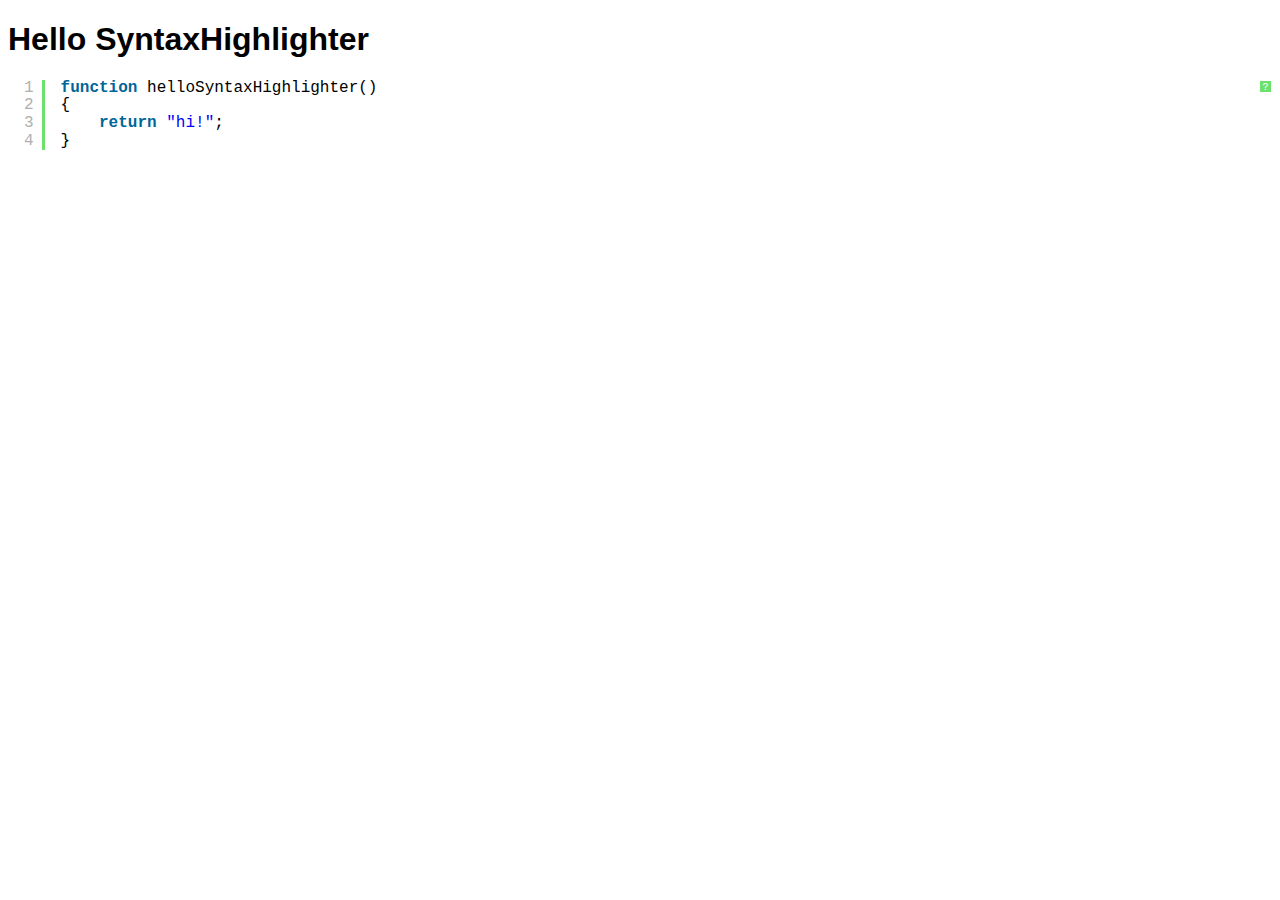
<file: syntaxhighlighter_3.0.83/index.html>
<!DOCTYPE html PUBLIC "-//W3C//DTD XHTML 1.0 Strict//EN" "http://www.w3.org/TR/xhtml1/DTD/xhtml1-strict.dtd">
<html xmlns="http://www.w3.org/1999/xhtml" xml:lang="en" lang="en">
<head>
	<meta http-equiv="Content-Type" content="text/html; charset=UTF-8" />
	<title>Hello SyntaxHighlighter</title>
	<script type="text/javascript" src="scripts/shCore.js"></script>
	<script type="text/javascript" src="scripts/shBrushJScript.js"></script>
	<link type="text/css" rel="stylesheet" href="styles/shCoreDefault.css"/>
	<script type="text/javascript">SyntaxHighlighter.all();</script>
</head>

<body style="background: white; font-family: Helvetica">

<h1>Hello SyntaxHighlighter</h1>
<pre class="brush: js;">
function helloSyntaxHighlighter()
{
	return "hi!";
}
</pre>

</html>
</file>
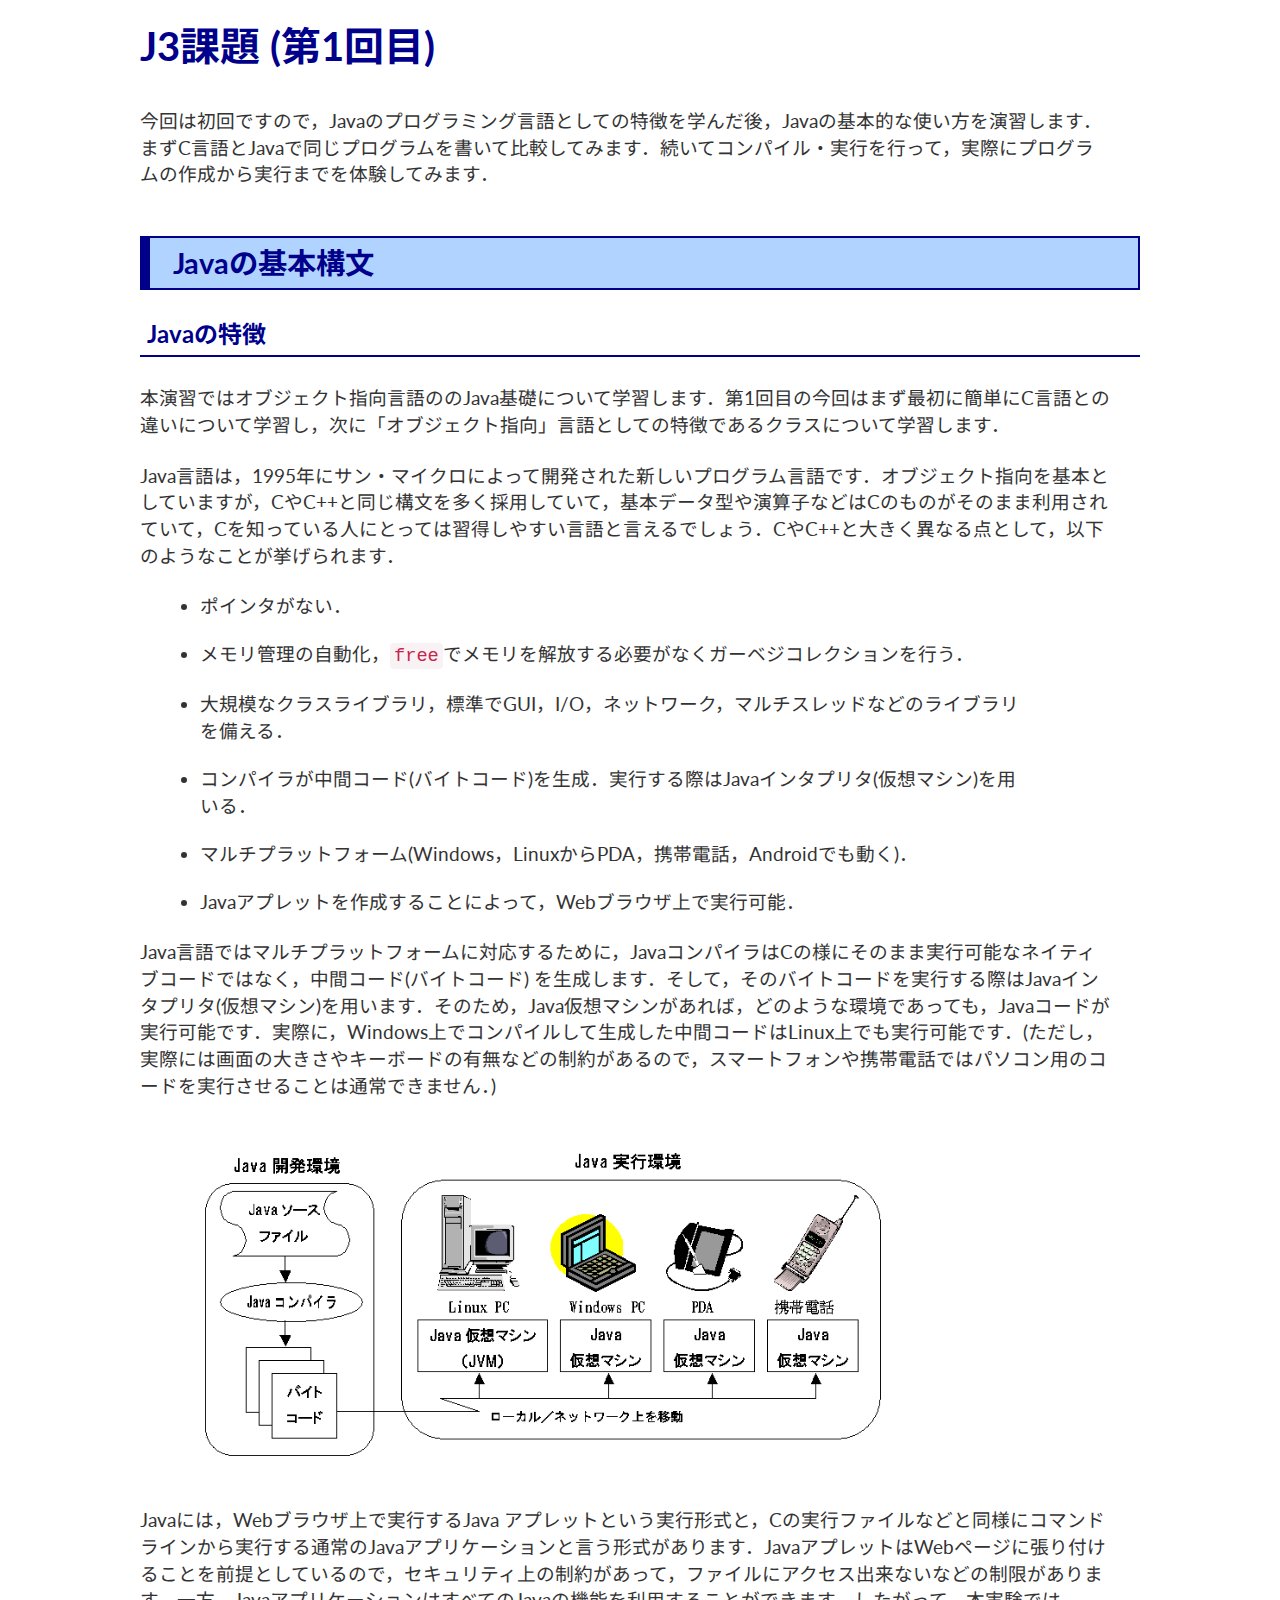
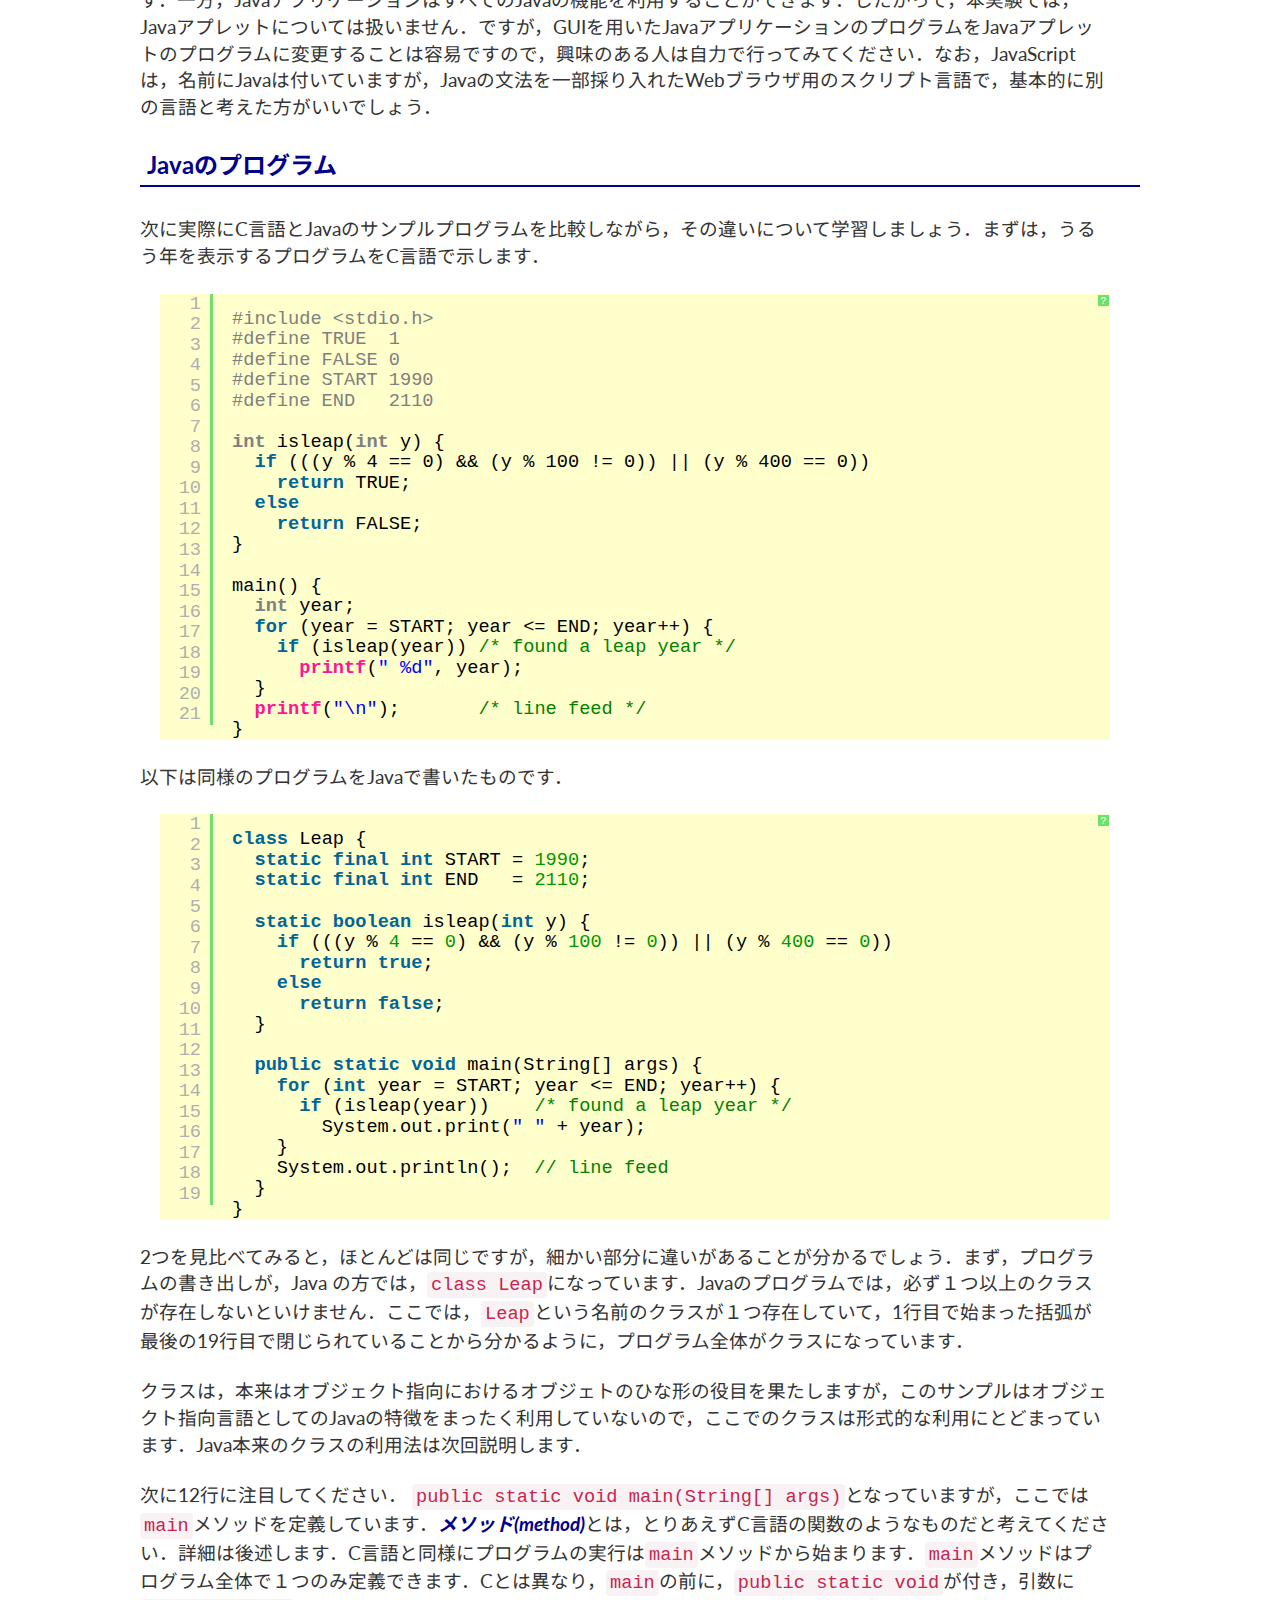
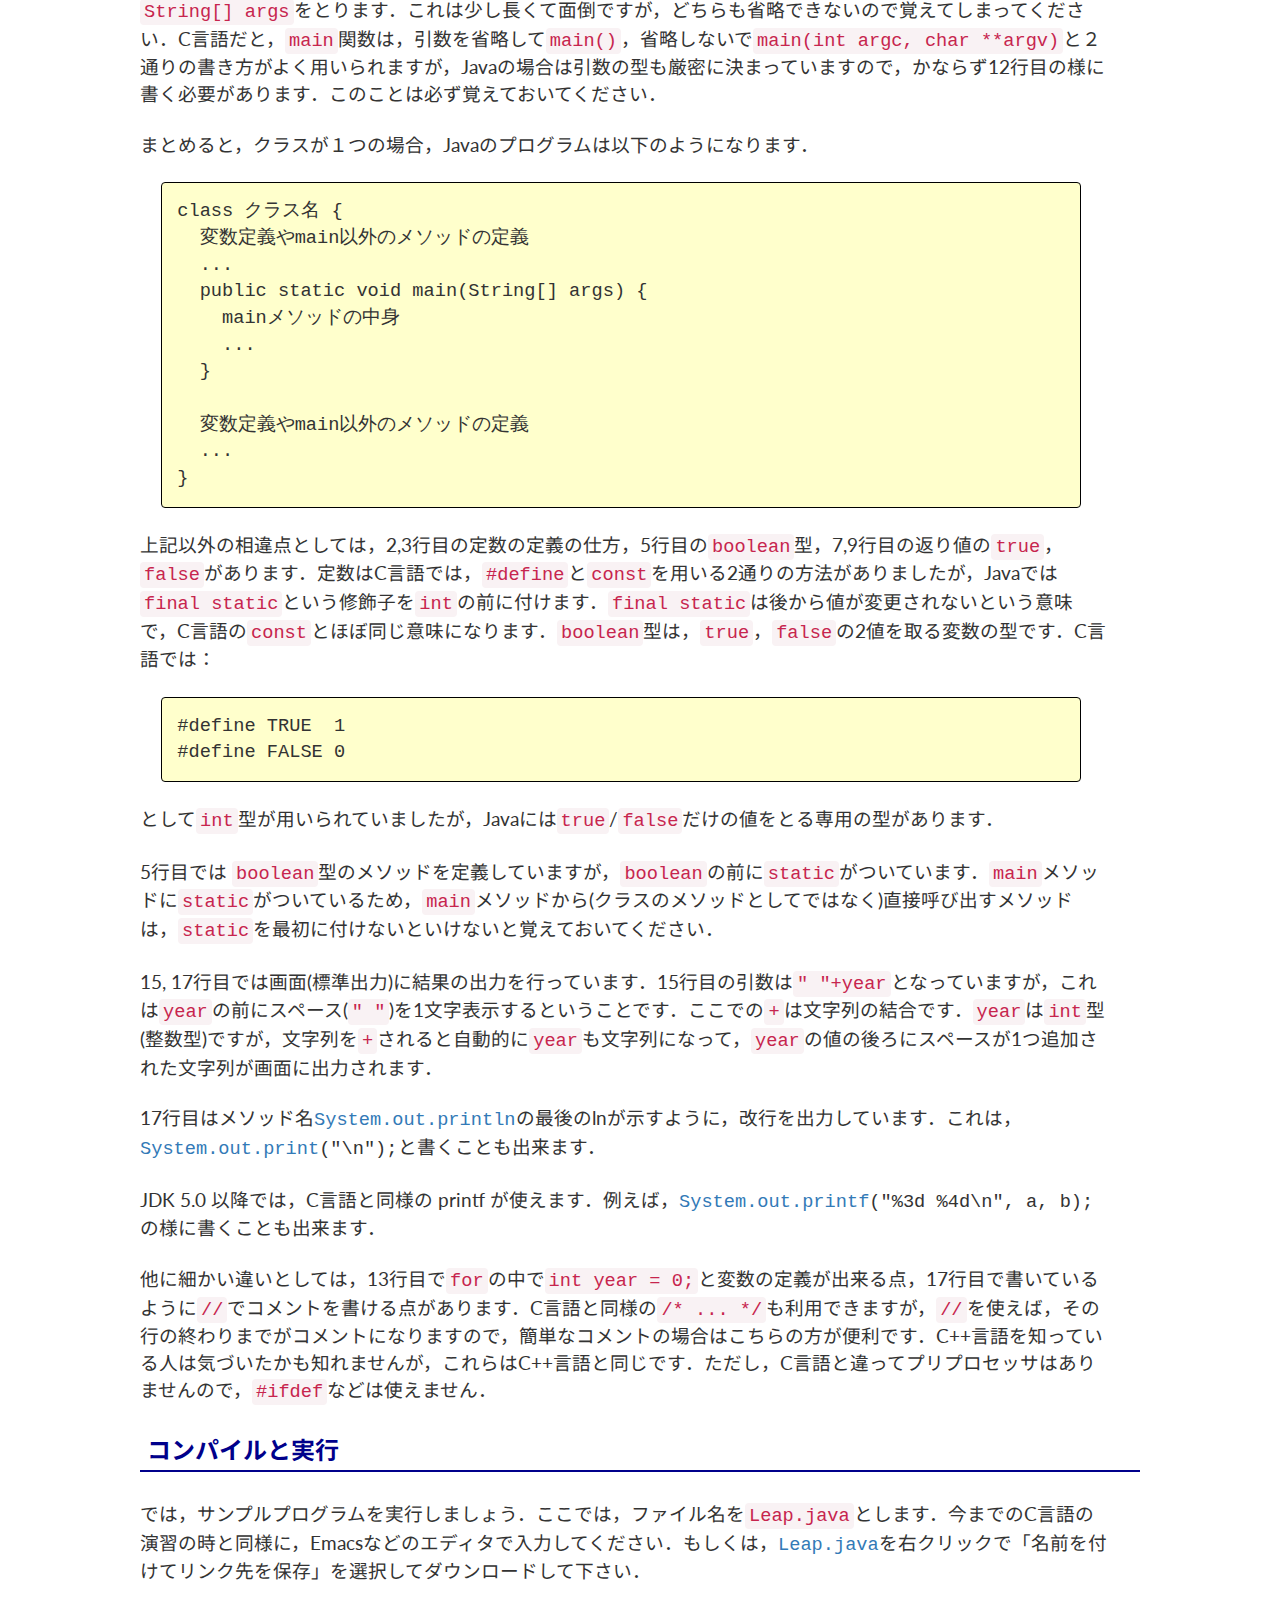
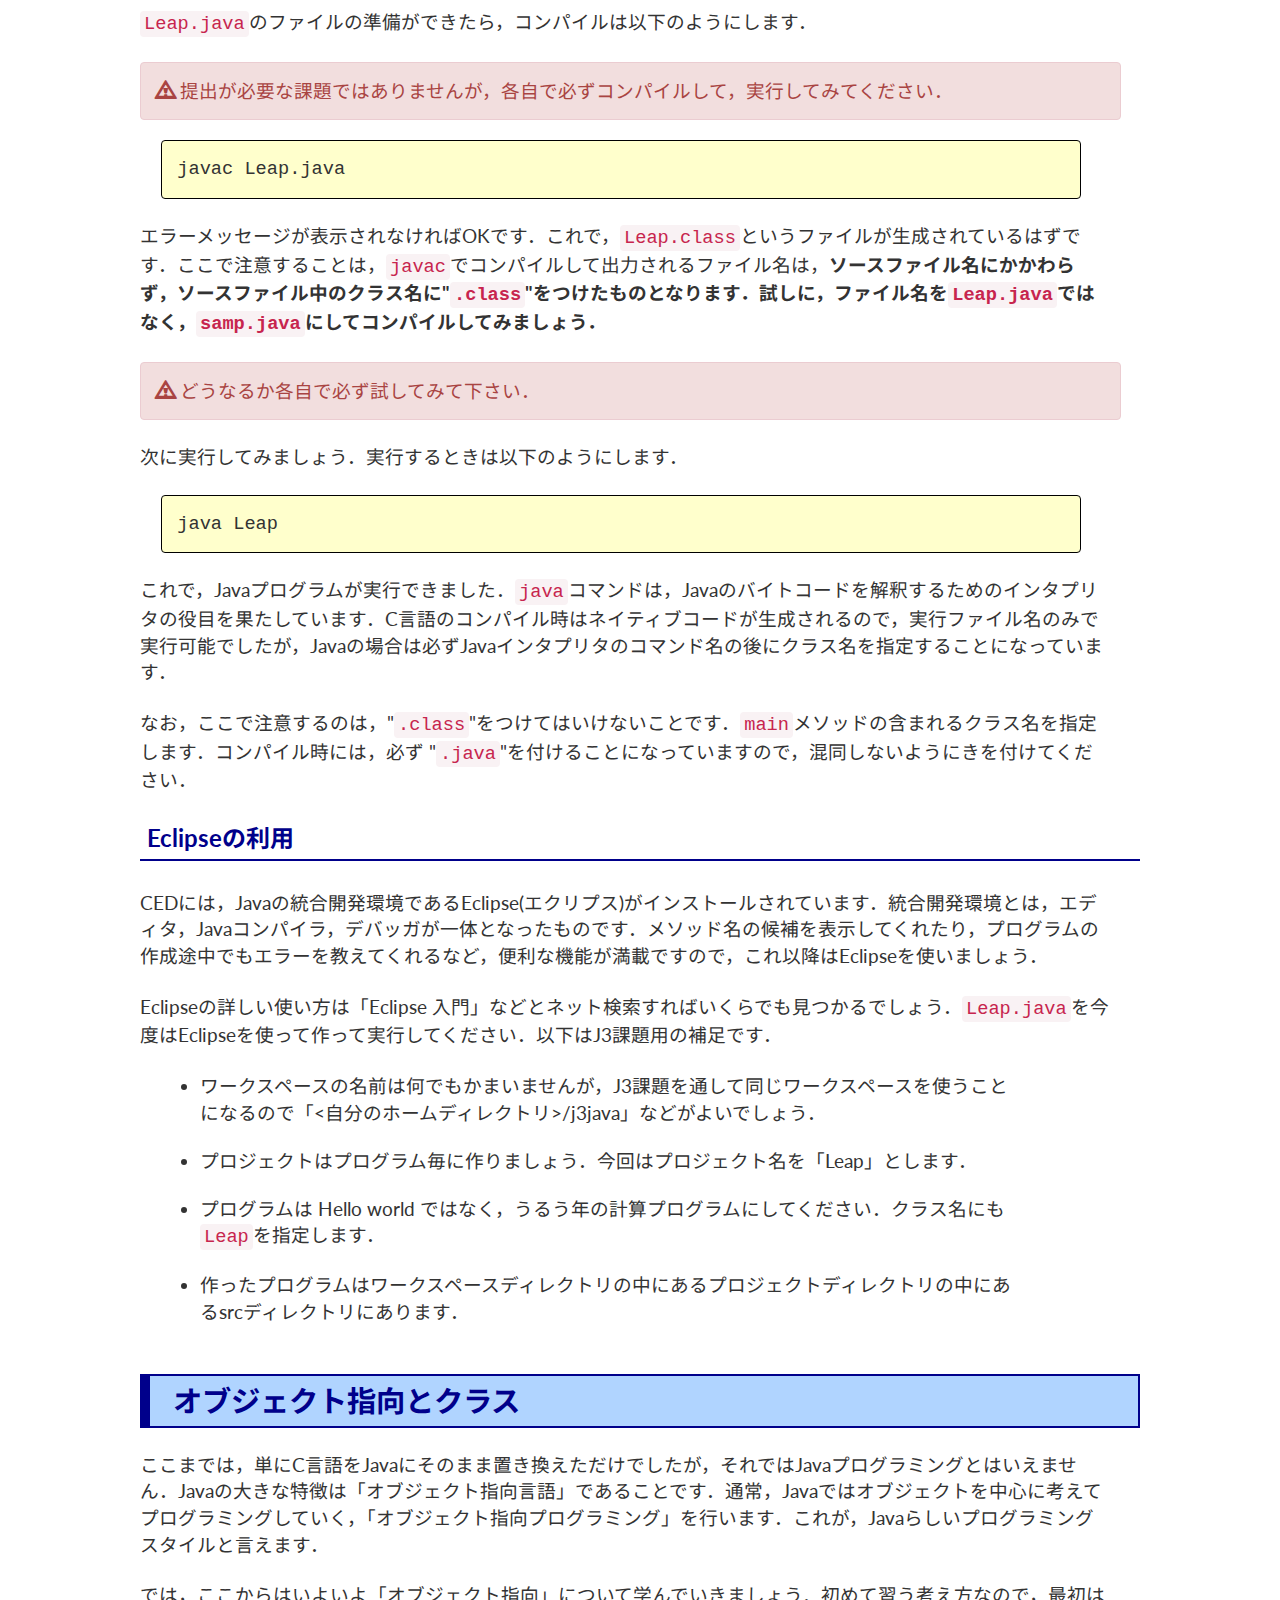
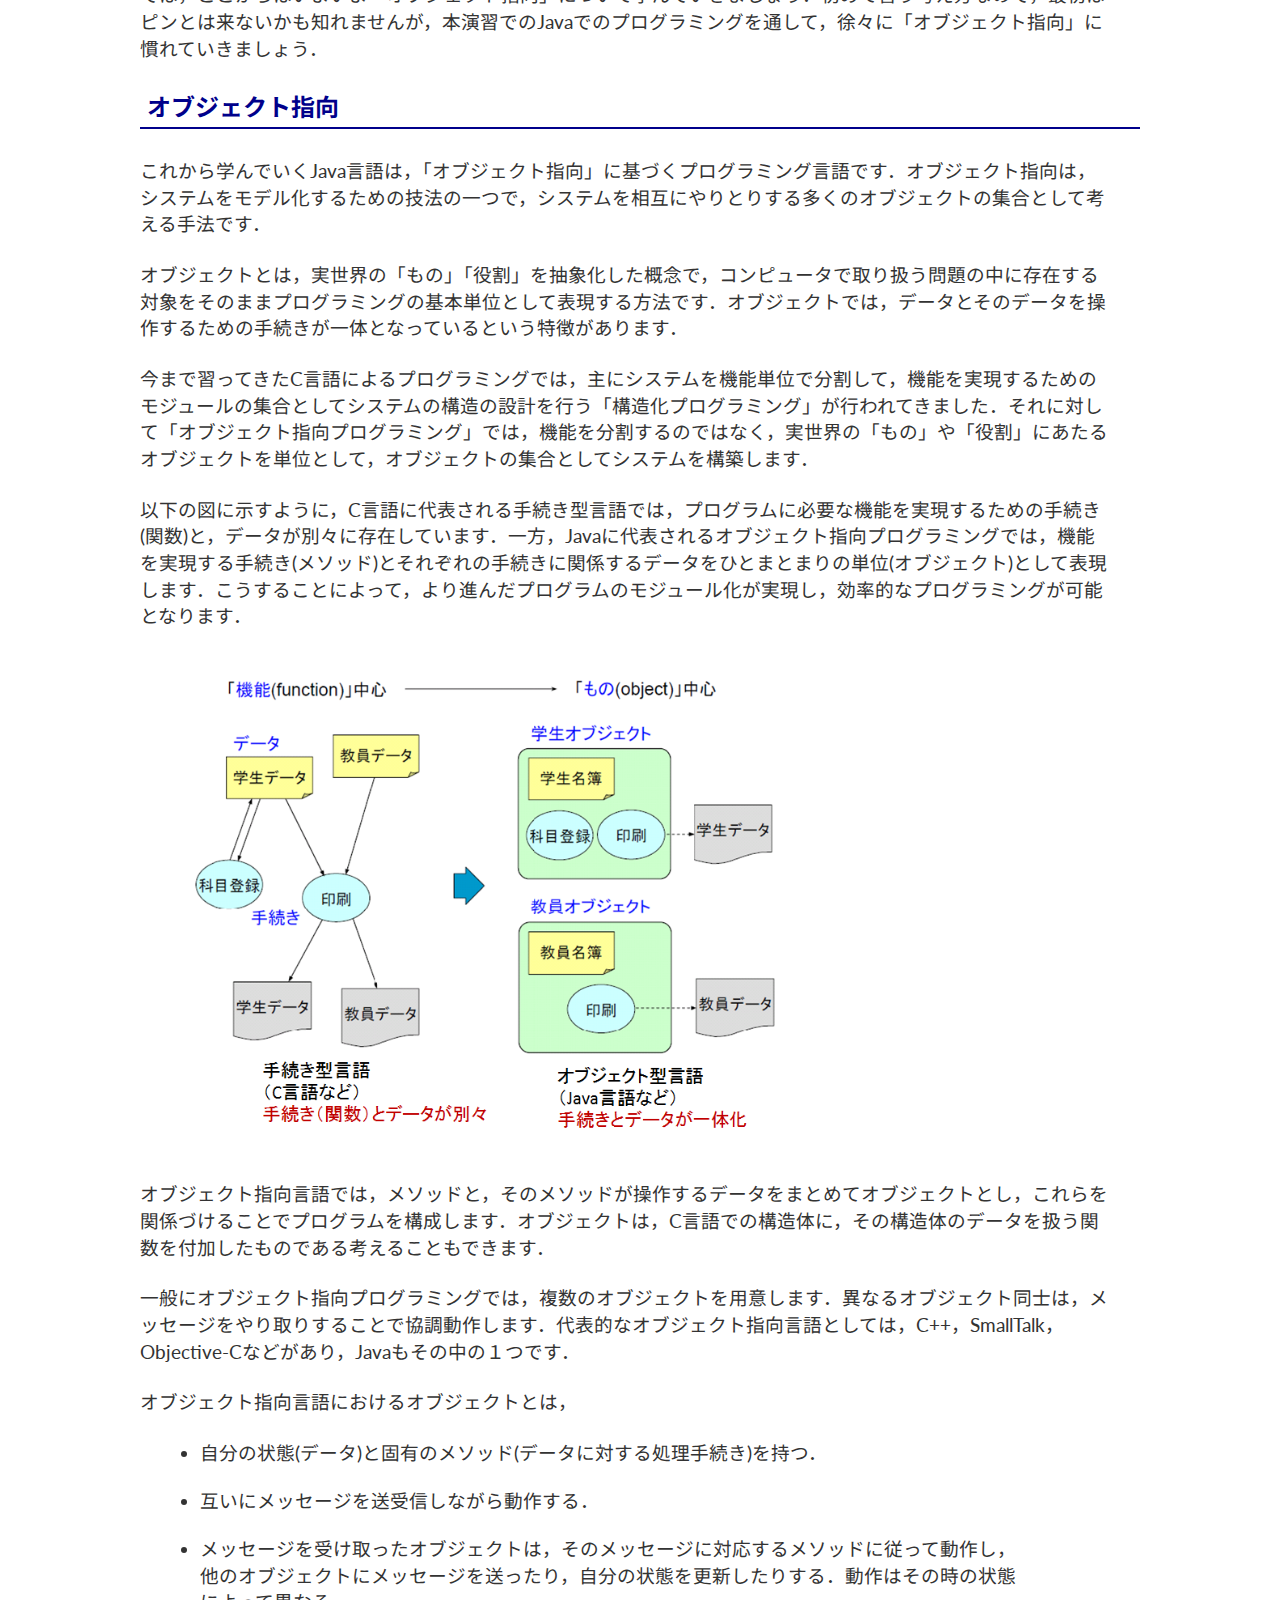
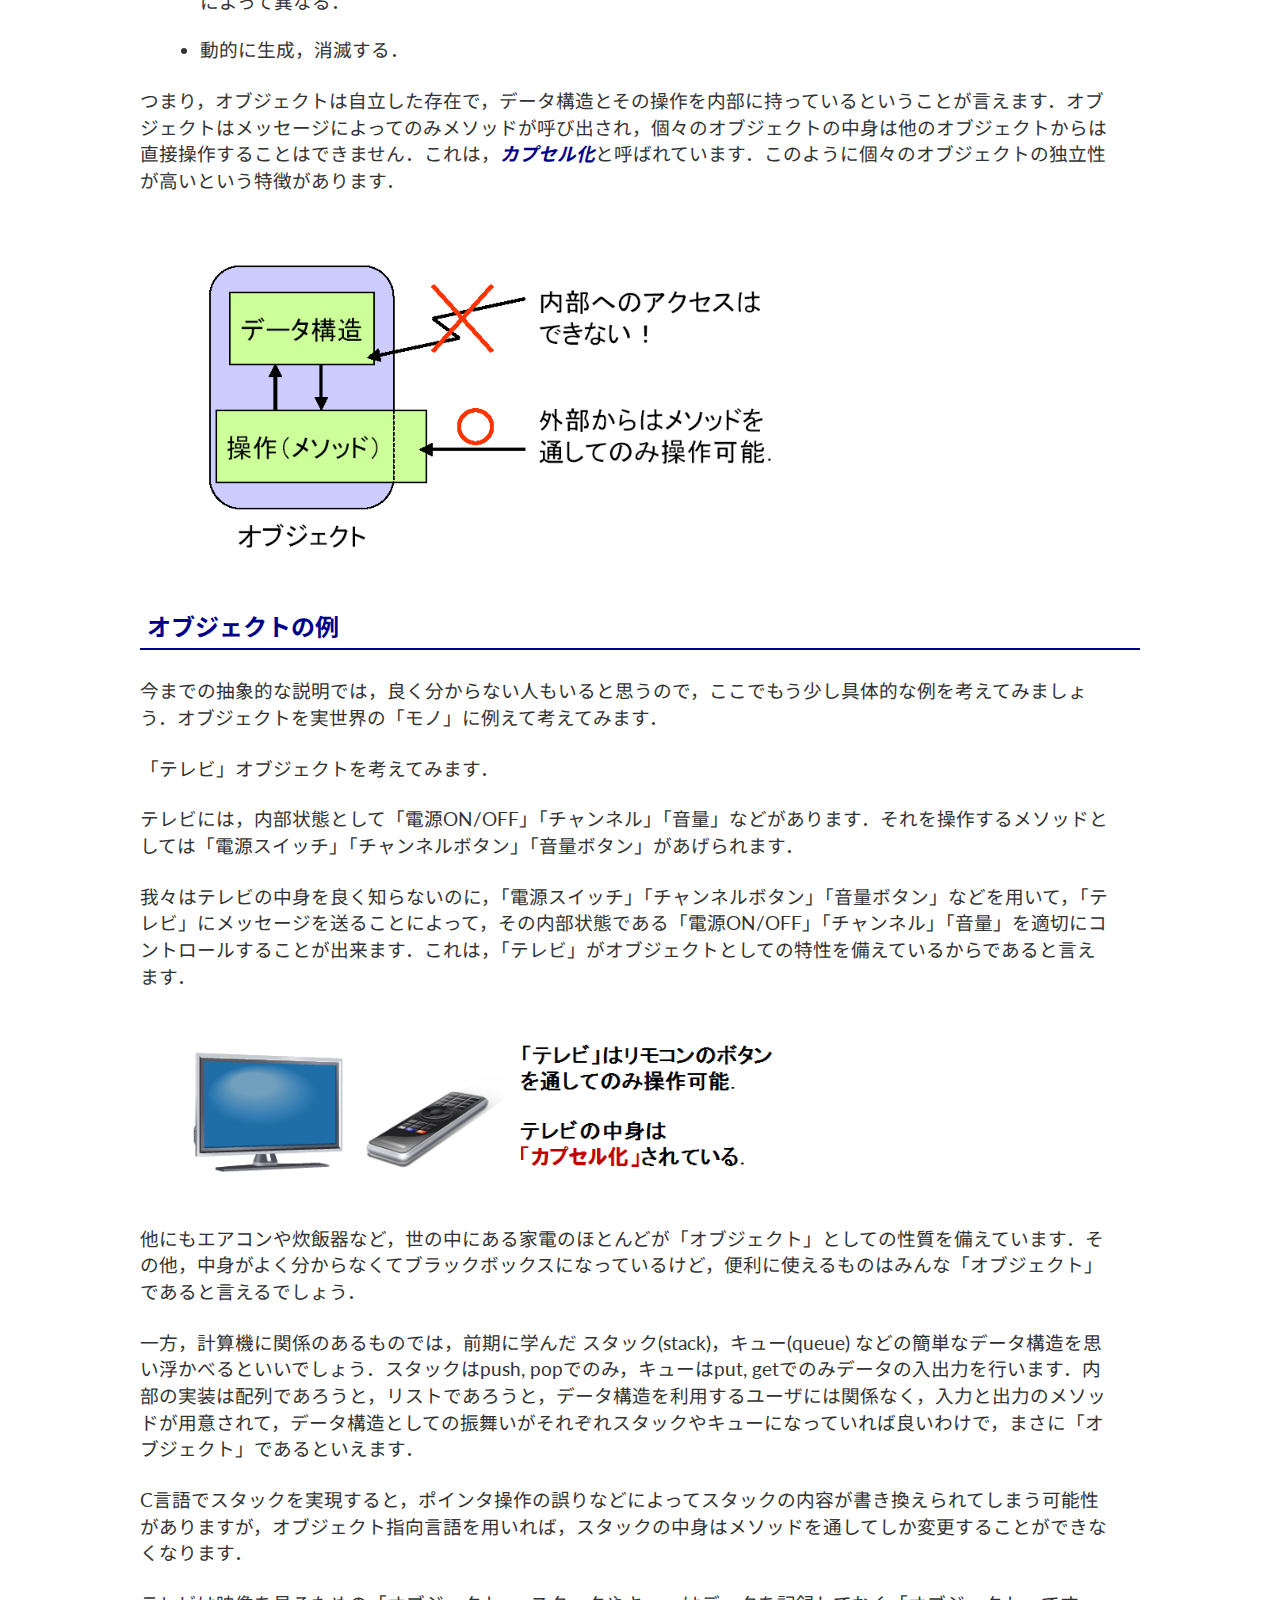
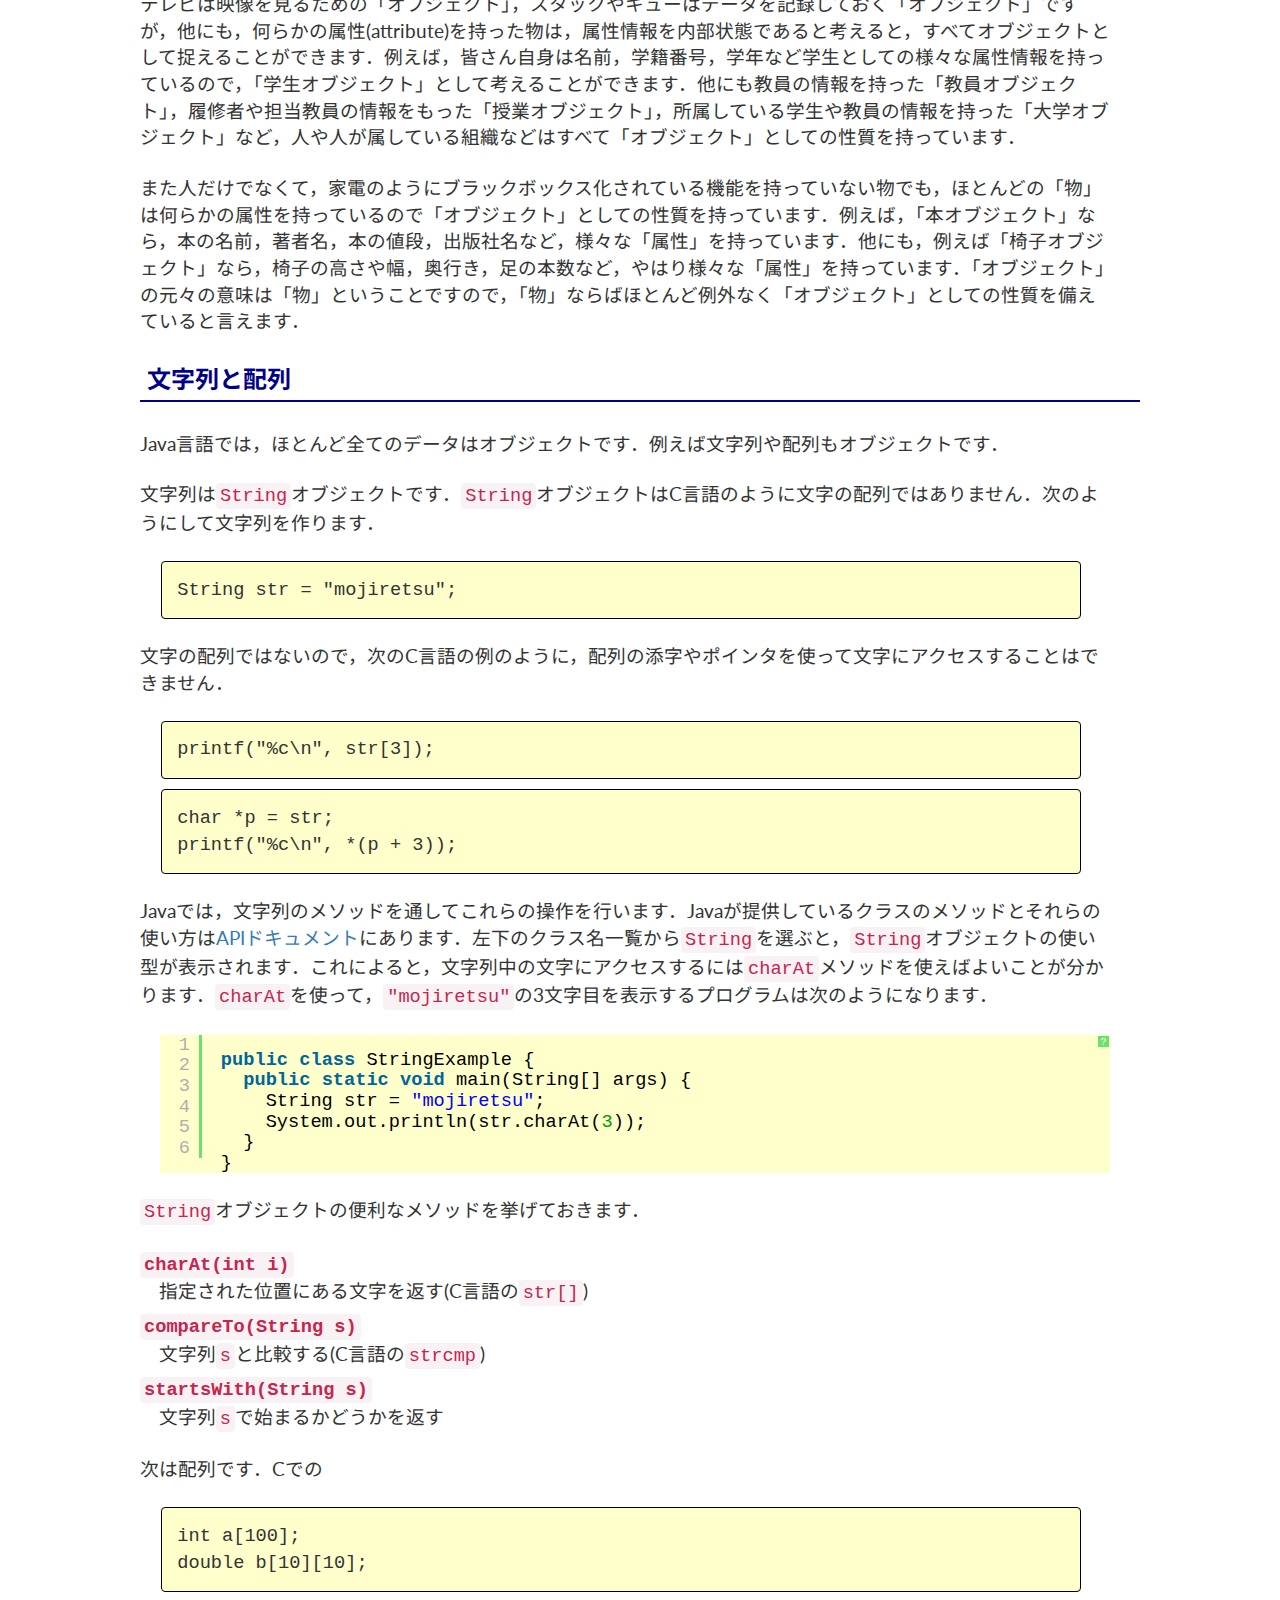
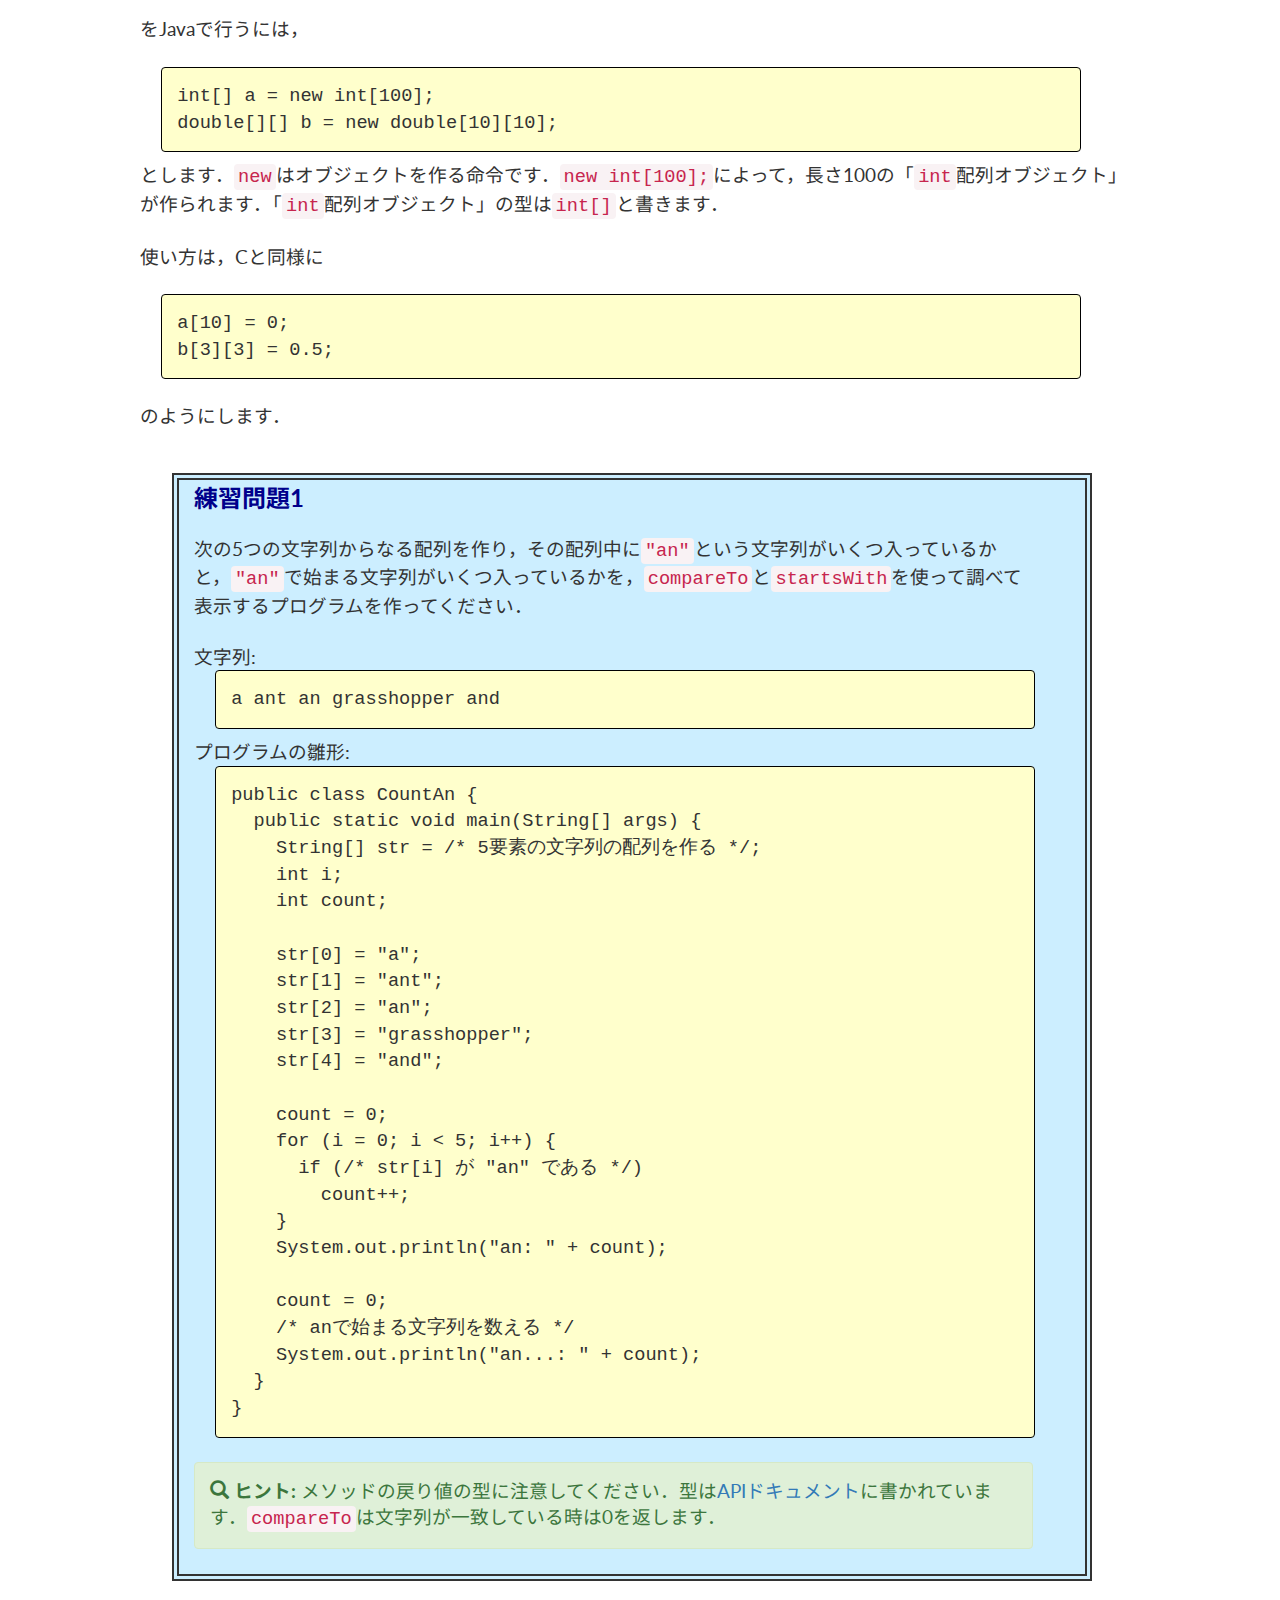
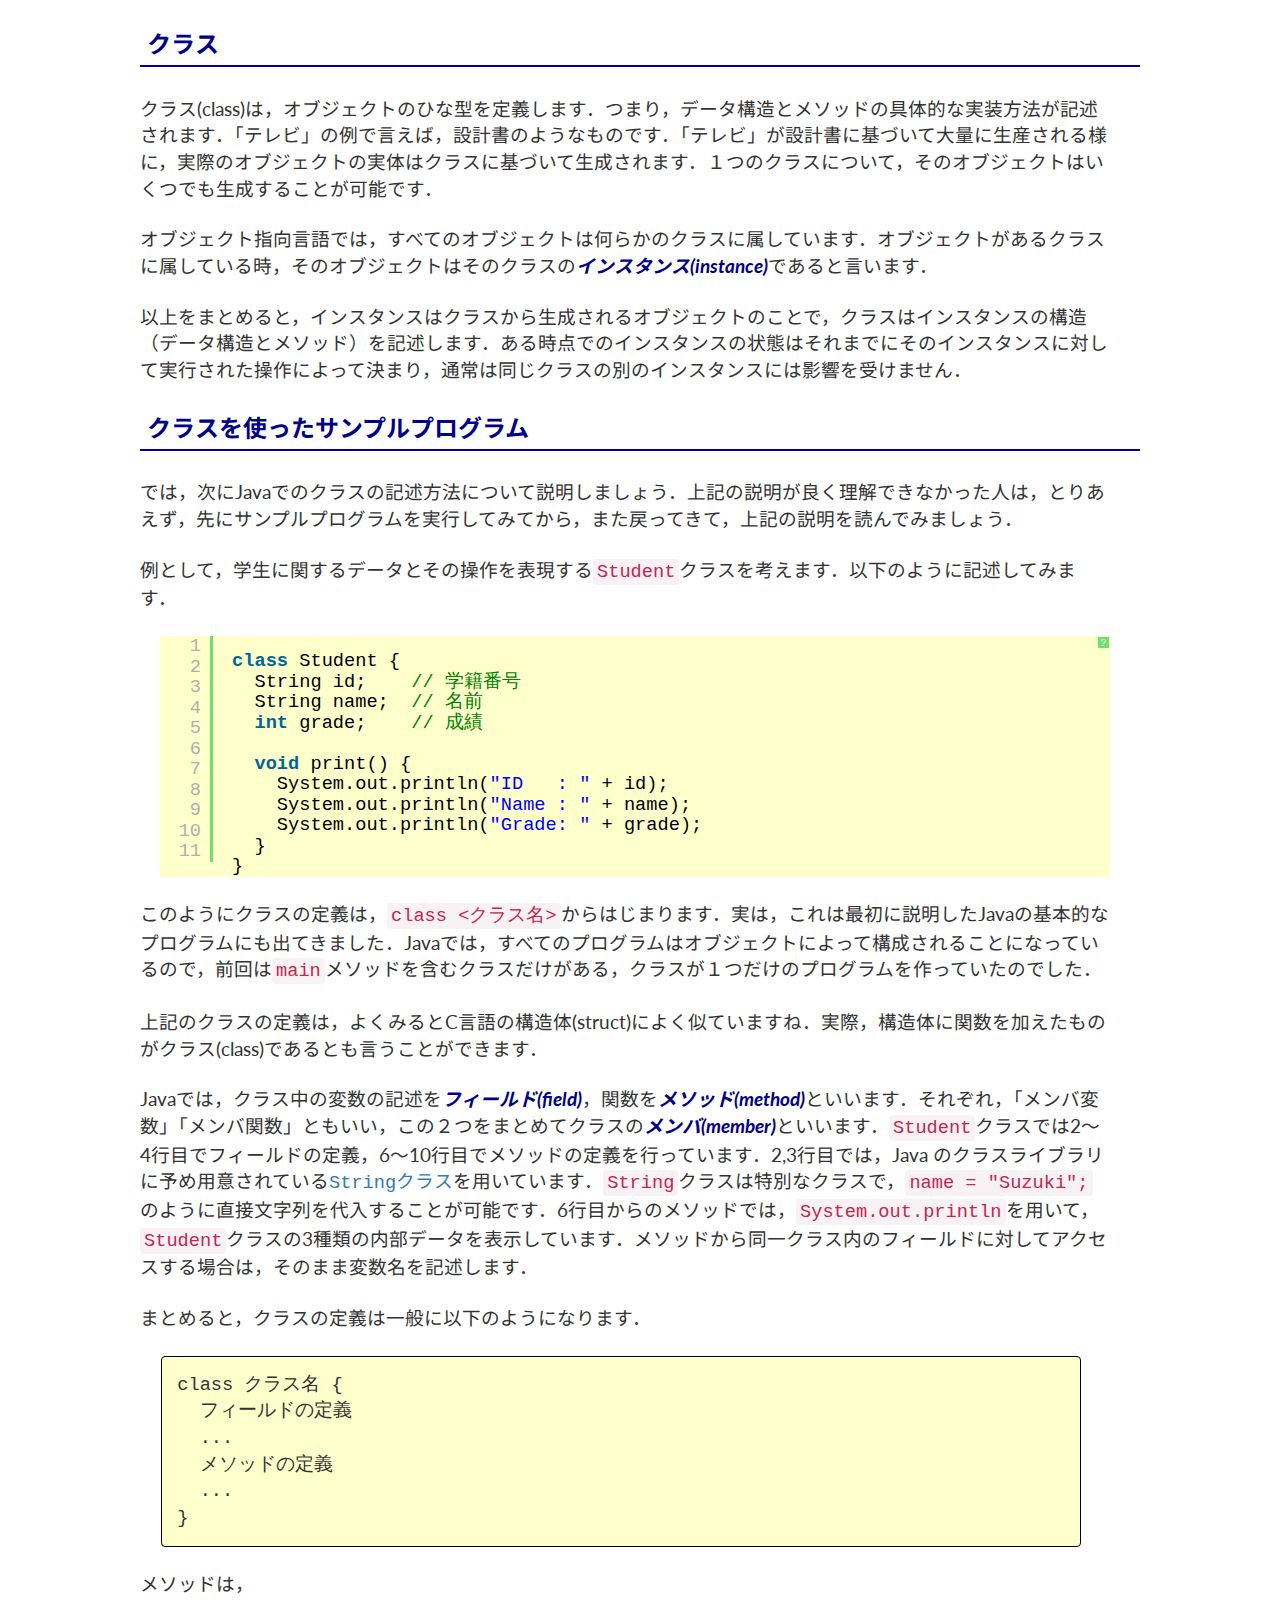
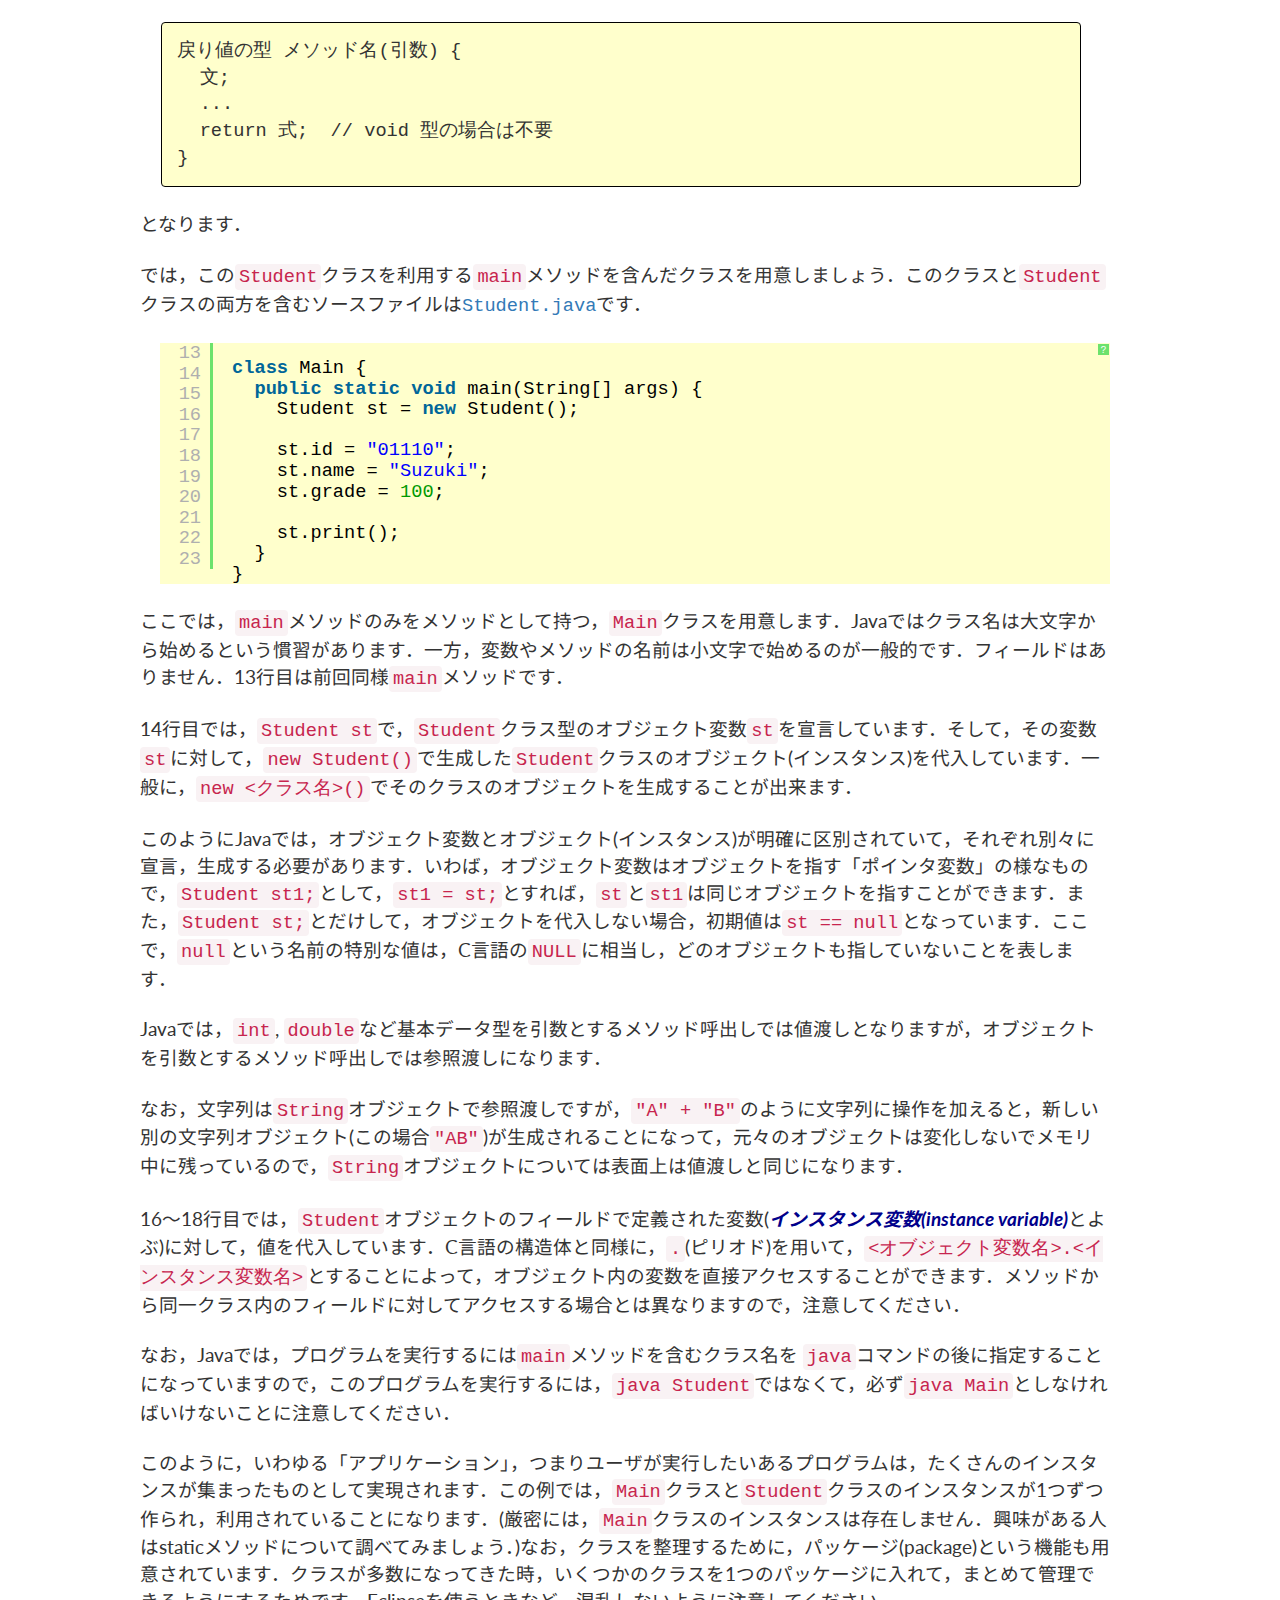
<file: text/1.html>
<!DOCTYPE HTML PUBLIC "-//W3C//DTD HTML//EN">
<html> <head>
<!-- (C)2012 K.Yanai (UEC) -->
<meta name="robots" content="noindex,nofellow">
<meta http-equiv="Content-Type" content="text/html; CHARSET=UTF-8">
<link href="https://fonts.googleapis.com/css?family=Lato:400,700|Noto+Sans+JP:400,700" rel="stylesheet">
<link href="https://maxcdn.bootstrapcdn.com/bootstrap/3.3.1/css/bootstrap.min.css" rel="stylesheet">
<link rel="stylesheet" href="../oop-new.css" type="text/css">

<script type="text/javascript" src="../ans.js"></script>

<script type="text/javascript" src="js/shCore.js"></script>
<script type="text/javascript" src="js/shBrushJava.js"></script>
<script type="text/javascript" src="js/shBrushCpp.js"></script>
<link href="css/shCore.css" rel="stylesheet" type="text/css" />
<link href="css/shCoreDefault2.css" rel="stylesheet" type="text/css" />
<link href="css/shThemeDefault2.css" rel="stylesheet" type="text/css" />
<script type="text/javascript">
     SyntaxHighlighter.all()
</script>

<title>J3課題 第1回目</title>
</head>

<body>
<h1>J3課題 (第1回目)</h1>
<script src="https://ajax.googleapis.com/ajax/libs/jquery/1.11.1/jquery.min.js"></script>
<script src="https://maxcdn.bootstrapcdn.com/bootstrap/3.3.1/js/bootstrap.min.js"></script>

<p>
今回は初回ですので，Javaのプログラミング言語としての特徴を学んだ後，Javaの基本的な使い方を演習します．まずC言語とJavaで同じプログラムを書いて比較してみます．続いてコンパイル・実行を行って，実際にプログラムの作成から実行までを体験してみます．
</p>

<h2>Javaの基本構文</h2>

<h3>Javaの特徴</h3>

<p>
本演習ではオブジェクト指向言語ののJava基礎について学習します．第1回目の今回はまず最初に簡単にC言語との違いについて学習し，次に「オブジェクト指向」言語としての特徴であるクラスについて学習します．
</p>

<p>
Java言語は，1995年にサン・マイクロによって開発された新しいプログラム言語です．オブジェクト指向を基本としていますが，CやC++と同じ構文を多く採用していて，基本データ型や演算子などはCのものがそのまま利用されていて，Cを知っている人にとっては習得しやすい言語と言えるでしょう．CやC++と大きく異なる点として，以下のようなことが挙げられます．
<ul>
<li>ポインタがない．</li>
<li>メモリ管理の自動化，<code>free</code>でメモリを解放する必要がなくガーベジコレクションを行う．</li>
<li>大規模なクラスライブラリ，標準でGUI，I/O，ネットワーク，マルチスレッドなどのライブラリを備える．</li>
<li>コンパイラが中間コード(バイトコード)を生成．実行する際はJavaインタプリタ(仮想マシン)を用いる．</li>
<li>マルチプラットフォーム(Windows，LinuxからPDA，携帯電話，Androidでも動く)．</li>
<li>Javaアプレットを作成することによって，Webブラウザ上で実行可能．</li>
</ul>
</p>

<p>Java言語ではマルチプラットフォームに対応するために，JavaコンパイラはCの様にそのまま実行可能なネイティブコードではなく，中間コード(バイトコード) を生成します．そして，そのバイトコードを実行する際はJavaインタプリタ(仮想マシン)を用います．そのため，Java仮想マシンがあれば，どのような環境であっても，Javaコードが実行可能です．実際に，Windows上でコンパイルして生成した中間コードはLinux上でも実行可能です．(ただし，実際には画面の大きさやキーボードの有無などの制約があるので，スマートフォンや携帯電話ではパソコン用のコードを実行させることは通常できません．)
</p>

<img src="java.gif" width=700/>

<p>
Javaには，Webブラウザ上で実行するJava アプレットという実行形式と，Cの実行ファイルなどと同様にコマンドラインから実行する通常のJavaアプリケーションと言う形式があります．JavaアプレットはWebページに張り付けることを前提としているので，セキュリティ上の制約があって，ファイルにアクセス出来ないなどの制限があります．一方，JavaアプリケーションはすべてのJavaの機能を利用することができます．したがって，本実験では，Javaアプレットについては扱いません．ですが，GUIを用いたJavaアプリケーションのプログラムをJavaアプレットのプログラムに変更することは容易ですので，興味のある人は自力で行ってみてください．なお，JavaScriptは，名前にJavaは付いていますが，Javaの文法を一部採り入れたWebブラウザ用のスクリプト言語で，基本的に別の言語と考えた方がいいでしょう．
</p>

<h3>Javaのプログラム</h3>

<p>
次に実際にC言語とJavaのサンプルプログラムを比較しながら，その違いについて学習しましょう．まずは，うるう年を表示するプログラムをC言語で示します．
</p>

<pre class="brush: cpp">
#include &lt;stdio.h&gt;
#define TRUE  1
#define FALSE 0
#define START 1990
#define END   2110

int isleap(int y) {
  if (((y % 4 == 0) && (y % 100 != 0)) || (y % 400 == 0))
    return TRUE;
  else
    return FALSE;
}

main() {
  int year;
  for (year = START; year &lt;= END; year++) {
    if (isleap(year)) /* found a leap year */
      printf(" %d", year);
  }
  printf("\n");       /* line feed */
}
</pre>

<p>
以下は同様のプログラムをJavaで書いたものです．
</p>

<pre class="brush: java">
class Leap {
  static final int START = 1990;
  static final int END   = 2110;

  static boolean isleap(int y) {
    if (((y % 4 == 0) && (y % 100 != 0)) || (y % 400 == 0))
      return true;
    else
      return false;
  }

  public static void main(String[] args) {
    for (int year = START; year &lt;= END; year++) {
      if (isleap(year))    /* found a leap year */
        System.out.print(" " + year);
    }
    System.out.println();  // line feed 
  }
}
</pre>

<p>
2つを見比べてみると，ほとんどは同じですが，細かい部分に違いがあることが分かるでしょう．まず，プログラムの書き出しが，Java の方では，<code>class Leap</code>になっています．Javaのプログラムでは，必ず１つ以上のクラスが存在しないといけません．ここでは，<code>Leap</code>という名前のクラスが１つ存在していて，1行目で始まった括弧が最後の19行目で閉じられていることから分かるように，プログラム全体がクラスになっています．
</p>

<p>
クラスは，本来はオブジェクト指向におけるオブジェトのひな形の役目を果たしますが，このサンプルはオブジェクト指向言語としてのJavaの特徴をまったく利用していないので，ここでのクラスは形式的な利用にとどまっています．Java本来のクラスの利用法は次回説明します．
</p>

<p>
次に12行に注目してください． <code>public static void main(String[] args)</code>となっていますが，ここでは<code>main</code>メソッドを定義しています．<em>メソッド(method)</em>とは，とりあえずC言語の関数のようなものだと考えてください．詳細は後述します．C言語と同様にプログラムの実行は<code>main</code>メソッドから始まります．<code>main</code>メソッドはプログラム全体で１つのみ定義できます．Cとは異なり，<code>main</code>の前に，<code>public static void</code>が付き，引数に<code>String[] args</code>をとります．これは少し長くて面倒ですが，どちらも省略できないので覚えてしまってください．C言語だと，<code>main</code>関数は，引数を省略して<code>main()</code>，省略しないで<code>main(int argc, char **argv)</code>と２通りの書き方がよく用いられますが，Javaの場合は引数の型も厳密に決まっていますので，かならず12行目の様に書く必要があります．このことは必ず覚えておいてください．
</p>

<p>
まとめると，クラスが１つの場合，Javaのプログラムは以下のようになります．
</p>

<pre class="ref">
class クラス名 {
  変数定義やmain以外のメソッドの定義
  ...
  public static void main(String[] args) {
    mainメソッドの中身
    ...
  }  

  変数定義やmain以外のメソッドの定義
  ...
}
</pre>

<p>
  上記以外の相違点としては，2,3行目の定数の定義の仕方，5行目の<code>boolean</code>型，7,9行目の返り値の<code>true</code>，<code>false</code>があります．定数はC言語では，<code>#define</code>と<code>const</code>を用いる2通りの方法がありましたが，Javaでは<code>final static</code>という修飾子を<code>int</code>の前に付けます．<code>final static</code>は後から値が変更されないという意味で，C言語の<code>const</code>とほぼ同じ意味になります．<code>boolean</code>型は，<code>true</code>，<code>false</code>の2値を取る変数の型です．C言語では：
</p>

<pre class="ref">
#define TRUE  1
#define FALSE 0
</pre>

<p>
として<code>int</code>型が用いられていましたが，Javaには<code>true</code>/<code>false</code>だけの値をとる専用の型があります．
</p>

<p>
5行目では <code>boolean</code>型のメソッドを定義していますが，<code>boolean</code>の前に<code>static</code>がついています．<code>main</code>メソッドに<code>static</code>がついているため，<code>main</code>メソッドから(クラスのメソッドとしてではなく)直接呼び出すメソッドは，<code>static</code>を最初に付けないといけないと覚えておいてください．
</p>

<p>
15, 17行目では画面(標準出力)に結果の出力を行っています．15行目の引数は<code>" "+year</code>となっていますが，これは<code>year</code>の前にスペース(<code>" "</code>)を1文字表示するということです．ここでの<code>+</code>は文字列の結合です．<code>year</code>は<code>int</code>型(整数型)ですが，文字列を<code>+</code>されると自動的に<code>year</code>も文字列になって，<code>year</code>の値の後ろにスペースが1つ追加された文字列が画面に出力されます．
</p>

<p>
17行目はメソッド名<a href="https://docs.oracle.com/javase/jp/8/docs/api/java/io/PrintStream.html#println-java.lang.String-"><tt>System.out.println</tt></a>の最後のlnが示すように，改行を出力しています．これは，<a href="https://docs.oracle.com/javase/jp/8/docs/api/java/io/PrintStream.html#print-java.lang.String-"><tt>System.out.print</tt></a><tt>("\n");</tt>と書くことも出来ます．
</p>

<p>
JDK 5.0 以降では，C言語と同様の printf が使えます．例えば，<a href="https://docs.oracle.com/javase/jp/8/docs/api/java/io/PrintStream.html#printf-java.lang.String-java.lang.Object...-"><tt>System.out.printf</tt></a><tt>("%3d %4d\n", a, b);</tt>の様に書くことも出来ます．
</p>

<p>
他に細かい違いとしては，13行目で<code>for</code>の中で<code>int year = 0;</code>と変数の定義が出来る点，17行目で書いているように<code>//</code>でコメントを書ける点があります．C言語と同様の<code>/* ... */</code>も利用できますが，<code>//</code>を使えば，その行の終わりまでがコメントになりますので，簡単なコメントの場合はこちらの方が便利です．C++言語を知っている人は気づいたかも知れませんが，これらはC++言語と同じです．ただし，C言語と違ってプリプロセッサはありませんので，<code>#ifdef</code>などは使えません．
</p>

<h3>コンパイルと実行</h3>

<p>
では，サンプルプログラムを実行しましょう．ここでは，ファイル名を<code>Leap.java</code>とします．今までのC言語の演習の時と同様に，Emacsなどのエディタで入力してください．もしくは，<a href="../code/1/Leap.java"><tt>Leap.java</tt></a>を右クリックで「名前を付けてリンク先を保存」を選択してダウンロードして下さい．
</p>

<p>
<code>Leap.java</code>のファイルの準備ができたら，コンパイルは以下のようにします．
</p>

<div class="alert alert-danger" role="alert">
  <span class="glyphicon glyphicon-warning-sign" aria-hidden="true"></span>
  <span class="sr-only">Warning:</span>
  提出が必要な課題ではありませんが，各自で必ずコンパイルして，実行してみてください．
</div>

<pre class="ref">
javac Leap.java
</pre>
<p>
エラーメッセージが表示されなければOKです．これで，<code>Leap.class</code>というファイルが生成されているはずです．ここで注意することは，<code>javac</code>でコンパイルして出力されるファイル名は，<strong>ソースファイル名にかかわらず，ソースファイル中のクラス名に"<code>.class</code>"をつけたものとなります．試しに，ファイル名を<code>Leap.java</code>ではなく，<code>samp.java</code>にしてコンパイルしてみましょう．</strong></p>

<div class="alert alert-danger" role="alert">
  <span class="glyphicon glyphicon-warning-sign" aria-hidden="true"></span>
  <span class="sr-only">Warning:</span>
  どうなるか各自で必ず試してみて下さい．
</div>
<!--クラスが２つあれば，classファイルも２つ出来ます．-->

<p>
次に実行してみましょう．実行するときは以下のようにします．
</p>
<pre class="ref">
java Leap
</pre>
<p>
これで，Javaプログラムが実行できました．<code>java</code>コマンドは，Javaのバイトコードを解釈するためのインタプリタの役目を果たしています．C言語のコンパイル時はネイティブコードが生成されるので，実行ファイル名のみで実行可能でしたが，Javaの場合は必ずJavaインタプリタのコマンド名の後にクラス名を指定することになっています．</p>
<p>
なお，ここで注意するのは，"<code>.class</code>"をつけてはいけないことです．<code>main</code>メソッドの含まれるクラス名を指定します．コンパイル時には，必ず "<code>.java</code>"を付けることになっていますので，混同しないようにきを付けてください．</p>

<h3>Eclipseの利用</h3>

<p>
CEDには，Javaの統合開発環境であるEclipse(エクリプス)がインストールされています．統合開発環境とは，エディタ，Javaコンパイラ，デバッガが一体となったものです．メソッド名の候補を表示してくれたり，プログラムの作成途中でもエラーを教えてくれるなど，便利な機能が満載ですので，これ以降はEclipseを使いましょう．</p>

<p>
Eclipseの詳しい使い方は「Eclipse 入門」などとネット検索すればいくらでも見つかるでしょう．<!-- <a href="http://jikken.cs.uec.ac.jp/j3/eclipse/eclipse.html">柳井先生による解説ページ</a>にあります．それを見ながら，--><code>Leap.java</code>を今度はEclipseを使って作って実行してください．以下はJ3課題用の補足です．
</p>

<ul>
<li>ワークスペースの名前は何でもかまいませんが，J3課題を通して同じワークスペースを使うことになるので「<自分のホームディレクトリ>/j3java」などがよいでしょう．</li>
<li>プロジェクトはプログラム毎に作りましょう．今回はプロジェクト名を「Leap」とします．</li>
<li>プログラムは Hello world ではなく，うるう年の計算プログラムにしてください．クラス名にも<code>Leap</code>を指定します．</li>
<li>作ったプログラムはワークスペースディレクトリの中にあるプロジェクトディレクトリの中にあるsrcディレクトリにあります．</li>
</ul>

<!--<h3>Cとの構文に関する相違点</h3>
<P>
以下にCと共通する構文についてあげます．
</P>
<UL>
<LI>数値変数の型(int, short, long, float, double, char) &nbsp; &nbsp;<font
size=-1><a href="6.html#primitive">(データ型の一覧表)</a></font>
<LI>for, while, do..while, if, swich..case などの制御構造
<LI>演算子(四則演算，比較演算子)
</UL>
<P>
次に大きな違いをあげます．
</P>
<UL>
<LI>ポインタがない
<LI>配列の定義の仕方が異なる．
<LI>boolean 型，Stringクラスがある
<LI>クラスがある
<LI>プリプロセッサがない
</UL>
<P>
ここで，配列の定義について簡単にふれます．Cでの int a[100]; double b[10][10];を
javaで行うには，
</P>
<pre class=ref>
int a[] = new int[100];
double b[][]= new double[10][10];
</pre>
<P>
とします．使い方は，Cと同様に a[10]=0; b[3][3]=0.5; のようにします．<br>
newは，C言語でのmalloc()関数のようなもので，メモリを動的に確保する命令です．
a[ ]やb[ ][ ] は．C言語でのポインタ変数に相当すると考えることができます．
Javaで配列を使うには必ずnewによって配列の実際のメモリ領域を確保して
やることが必要です．
</p>

<div class=rep>
<h1>練習問題1  
&nbsp;&nbsp;&nbsp;
<INPUT type="button" value="解答提出" onClick="answer(1,1)" style="font-size:large;">
&nbsp;&nbsp;&nbsp;
(プログラムに加えて，実行結果も提出してください)
</h1>

<P>
<a href="http://docs.oracle.com/javase/jp/6/api/java/lang/Math.html#random()">関数random()</a>を用いると乱数を得ることができます．次のようにすると，変数rに0.0から1.0までの乱数が一つ得られます．
</P>
<pre class=ref>
double r = Math.random();
</pre>
<P>
この乱数を使って，
リターンキーを押すと，good, so so, badのいずれかをプリントする
おみくじプログラムを作ってください．
</p><P>
例えば，次のようにします．</P>
<ul>
  <li>乱数の値が0.7より大きければgood
  <li>乱数の値が0.2より大きく，0.7以下ならばso so
  <li>乱数の値が0.2以下ならばbad
</ul>
<p>
なお，キーの入力は，文字入力関数の
<a href="http://docs.oracle.com/javase/jp/6/api/java/io/InputStream.html#read()">
read()</a>を用います．関数read()では <a href="faq1.html#trycatch">例外処
理(try...catch)</a>をする必要があります．
それをmain関数の中に入れて，さらに
class Omikuji の中に入れると以下のようになります．
ファイル名も Omikuji.java としましょう．</P>
<pre class="brush: java">
  class Omikuji {
    public static void main(String[] args) {
      int val;
      try{
        while(true){
          val = System.in.read();
          処理 (乱数の生成，おみくじの判定，結果表示)
          ...
        };
      }catch(java.io.IOException e){ return; }
    }  
  }
</pre>
<P>
キーコードが val に入力されますが，ここではvalの
値は使わなくて構いません．無限ループで構いませんので，
whileの終了条件は true とします．この場合は，CTRL+c を
押してプログラムを終了することになります．
</P>

<P>
次に処理部分に，乱数の発生と，if文による
条件分岐，それぞれの条件毎に System.out.println("メッセージ");
によるメッセージ出力を追加して下さい．なお，
if文や 条件式は次のように基本的にC言語と同一です．
もちろんif文のelse以下は省略も可能です．</P>
<pre class=ref>
  if (条件式1)      { 条件1成立時に実行 }
  else if (条件式2) { 条件2成立時に実行 }
  else              { 条件不成立時に実行 }

  主な条件式
  a &gt; b    a &gt;= b  
  a &lt; b    a &lt;= b  
  a == b   a != b
</pre>
</div>
-->

<h2>オブジェクト指向とクラス</h2>

<p>
ここまでは，単にC言語をJavaにそのまま置き換えただけでしたが，それではJavaプログラミングとはいえません．Javaの大きな特徴は「オブジェクト指向言語」であることです．通常，Javaではオブジェクトを中心に考えてプログラミングしていく，「オブジェクト指向プログラミング」を行います．これが，Javaらしいプログラミングスタイルと言えます．
</p>

<p>
では，ここからはいよいよ「オブジェクト指向」について学んでいきましょう．初めて習う考え方なので，最初はピンとは来ないかも知れませんが，本演習でのJavaでのプログラミングを通して，徐々に「オブジェクト指向」に慣れていきましょう．
</p>

<h3>オブジェクト指向</h3>

<p>
これから学んでいくJava言語は，「オブジェクト指向」に基づくプログラミング言語です．オブジェクト指向は，システムをモデル化するための技法の一つで，システムを相互にやりとりする多くのオブジェクトの集合として考える手法です．
</p>

<p>
オブジェクトとは，実世界の「もの」「役割」を抽象化した概念で，コンピュータで取り扱う問題の中に存在する対象をそのままプログラミングの基本単位として表現する方法です．オブジェクトでは，データとそのデータを操作するための手続きが一体となっているという特徴があります．
</p>

<p>
今まで習ってきたC言語によるプログラミングでは，主にシステムを機能単位で分割して，機能を実現するためのモジュールの集合としてシステムの構造の設計を行う「構造化プログラミング」が行われてきました．それに対して「オブジェクト指向プログラミング」では，機能を分割するのではなく，実世界の「もの」や「役割」にあたるオブジェクトを単位として，オブジェクトの集合としてシステムを構築します．
</p>

<p>
以下の図に示すように，C言語に代表される手続き型言語では，プログラムに必要な機能を実現するための手続き(関数)と，データが別々に存在しています．一方，Javaに代表されるオブジェクト指向プログラミングでは，機能を実現する手続き(メソッド)とそれぞれの手続きに関係するデータをひとまとまりの単位(オブジェクト)として表現します．こうすることによって，より進んだプログラムのモジュール化が実現し，効率的なプログラミングが可能となります．
</p>

<img src="oop.png" width=600/>

<p>
オブジェクト指向言語では，メソッドと，そのメソッドが操作するデータをまとめてオブジェクトとし，これらを関係づけることでプログラムを構成します．オブジェクトは，C言語での構造体に，その構造体のデータを扱う関数を付加したものである考えることもできます．
<!--プログラムのより進んだモジュール化と，モジュールの再利用性を高めます．-->
<!--データとそれを操作する関数（メソッドと呼ばれる）がひとまとまりになってい
るなって独立したものがオブジェクトで，-->
</p>

<p>
一般にオブジェクト指向プログラミングでは，複数のオブジェクトを用意します．異なるオブジェクト同士は，メッセージをやり取りすることで協調動作します．代表的なオブジェクト指向言語としては，C++，SmallTalk，Objective-Cなどがあり，Javaもその中の１つです．
</p>

<p>
オブジェクト指向言語におけるオブジェクトとは，</p>

<ul>
<li>自分の状態(データ)と固有のメソッド(データに対する処理手続き)を持つ．</li>
<li>互いにメッセージを送受信しながら動作する．</li>
<li>メッセージを受け取ったオブジェクトは，そのメッセージに対応するメソッドに従って動作し，他のオブジェクトにメッセージを送ったり，自分の状態を更新したりする．動作はその時の状態によって異なる．</li>
<li>動的に生成，消滅する．</li>
</ul>

<p>
つまり，オブジェクトは自立した存在で，データ構造とその操作を内部に持っているということが言えます．オブジェクトはメッセージによってのみメソッドが呼び出され，個々のオブジェクトの中身は他のオブジェクトからは直接操作することはできません．これは，<em>カプセル化</em>と呼ばれています．このように個々のオブジェクトの独立性が高いという特徴があります．
</p>

<img src="object.gif" width=600/>

<h3>オブジェクトの例</h3>

<p>
今までの抽象的な説明では，良く分からない人もいると思うので，ここでもう少し具体的な例を考えてみましょう．オブジェクトを実世界の「モノ」に例えて考えてみます．
</p>

<p>
「テレビ」オブジェクトを考えてみます．
</p>

<p>
テレビには，内部状態として「電源ON/OFF」「チャンネル」「音量」などがあります．それを操作するメソッドとしては「電源スイッチ」「チャンネルボタン」「音量ボタン」があげられます．
</p>

<p>
我々はテレビの中身を良く知らないのに，「電源スイッチ」「チャンネルボタン」「音量ボタン」などを用いて，「テレビ」にメッセージを送ることによって，その内部状態である「電源ON/OFF」「チャンネル」「音量」を適切にコントロールすることが出来ます．これは，「テレビ」がオブジェクトとしての特性を備えているからであると言えます．
</p>

<img src="tv.png" width=600/>

<p>
他にもエアコンや炊飯器など，世の中にある家電のほとんどが「オブジェクト」としての性質を備えています．その他，中身がよく分からなくてブラックボックスになっているけど，便利に使えるものはみんな「オブジェクト」であると言えるでしょう．
</p>

<p>
一方，計算機に関係のあるものでは，前期に学んだ スタック(stack)，キュー(queue) などの簡単なデータ構造を思い浮かべるといいでしょう．スタックはpush, popでのみ，キューはput, getでのみデータの入出力を行います．内部の実装は配列であろうと，リストであろうと，データ構造を利用するユーザには関係なく，入力と出力のメソッドが用意されて，データ構造としての振舞いがそれぞれスタックやキューになっていれば良いわけで，まさに「オブジェクト」であるといえます．
</p>

<p>C言語でスタックを実現すると，ポインタ操作の誤りなどによってスタックの内容が書き換えられてしまう可能性がありますが，オブジェクト指向言語を用いれば，スタックの中身はメソッドを通してしか変更することができなくなります．
</p>

<p>
テレビは映像を見るための「オブジェクト」，スタックやキューはデータを記録しておく「オブジェクト」ですが，他にも，何らかの属性(attribute)を持った物は，属性情報を内部状態であると考えると，すべてオブジェクトとして捉えることができます．例えば，皆さん自身は名前，学籍番号，学年など学生としての様々な属性情報を持っているので，「学生オブジェクト」として考えることができます．他にも教員の情報を持った「教員オブジェクト」，履修者や担当教員の情報をもった「授業オブジェクト」，所属している学生や教員の情報を持った「大学オブジェクト」など，人や人が属している組織などはすべて「オブジェクト」としての性質を持っています．
</p>

<p>
また人だけでなくて，家電のようにブラックボックス化されている機能を持っていない物でも，ほとんどの「物」は何らかの属性を持っているので「オブジェクト」としての性質を持っています．例えば，「本オブジェクト」なら，本の名前，著者名，本の値段，出版社名など，様々な「属性」を持っています．他にも，例えば「椅子オブジェクト」なら，椅子の高さや幅，奥行き，足の本数など，やはり様々な「属性」を持っています．「オブジェクト」の元々の意味は「物」ということですので，「物」ならばほとんど例外なく「オブジェクト」としての性質を備えていると言えます．
</p>

<h3>文字列と配列</h3>

<p>
Java言語では，ほとんど全てのデータはオブジェクトです．例えば文字列や配列もオブジェクトです．
</p>

<p>
文字列は<code>String</code>オブジェクトです．<code>String</code>オブジェクトはC言語のように文字の配列ではありません．次のようにして文字列を作ります．
</p>

<pre class="ref">
String str = "mojiretsu";
</pre>

<p>
文字の配列ではないので，次のC言語の例のように，配列の添字やポインタを使って文字にアクセスすることはできません．
</p>

<pre class="ref">
printf("%c\n", str[3]);
</pre>

<pre class="ref">
char *p = str;
printf("%c\n", *(p + 3));
</pre>

<p>
Javaでは，文字列のメソッドを通してこれらの操作を行います．Javaが提供しているクラスのメソッドとそれらの使い方は<a href="https://docs.oracle.com/javase/jp/8/docs/api/">APIドキュメント</a>にあります．左下のクラス名一覧から<code>String</code>を選ぶと，<code>String</code>オブジェクトの使い型が表示されます．これによると，文字列中の文字にアクセスするには<code>charAt</code>メソッドを使えばよいことが分かります．<code>charAt</code>を使って，<code>"mojiretsu"</code>の3文字目を表示するプログラムは次のようになります．
</p>

<pre class="brush: java">
public class StringExample {
  public static void main(String[] args) {
    String str = "mojiretsu";
    System.out.println(str.charAt(3));
  }
}
</pre>

<p>
<code>String</code>オブジェクトの便利なメソッドを挙げておきます．
<dl>
  <dt><code>charAt(int i)</code></dt>
  <dd>指定された位置にある文字を返す(C言語の<code>str[]</code>)</dd>
  <dt><code>compareTo(String s)</code></dt>
  <dd>文字列<code>s</code>と比較する(C言語の<code>strcmp</code>)</dd>
  <dt><code>startsWith(String s)</code></dt>
  <dd>文字列<code>s</code>で始まるかどうかを返す</dd>
</dl>
</p>

<p>
次は配列です．Cでの
<pre class="ref">
int a[100];
double b[10][10];
</pre></p><p>
をJavaで行うには，
<pre class="ref">
int[] a = new int[100];
double[][] b = new double[10][10];
</pre>
とします．<code>new</code>はオブジェクトを作る命令です．<code>new int[100];</code>によって，長さ100の「<code>int</code>配列オブジェクト」が作られます．「<code>int</code>配列オブジェクト」の型は<code>int[]</code>と書きます．</p>

<p>
使い方は，Cと同様に
<pre class="ref">
a[10] = 0;
b[3][3] = 0.5;
</pre></p><p>
のようにします．
</p>

<div class="rep">
<h1>練習問題1</h1>

<p>
次の5つの文字列からなる配列を作り，その配列中に<code>"an"</code>という文字列がいくつ入っているかと，<code>"an"</code>で始まる文字列がいくつ入っているかを，<code>compareTo</code>と<code>startsWith</code>を使って調べて表示するプログラムを作ってください．
</p>

文字列:
<pre class="ref">
a ant an grasshopper and 
</pre>

プログラムの雛形:
<pre class="ref">
public class CountAn {
  public static void main(String[] args) {
    String[] str = /* 5要素の文字列の配列を作る */;
    int i;
    int count;

    str[0] = "a";
    str[1] = "ant";
    str[2] = "an";
    str[3] = "grasshopper";
    str[4] = "and";

    count = 0;
    for (i = 0; i < 5; i++) {
      if (/* str[i] が "an" である */)
        count++;
    }
    System.out.println("an: " + count);

    count = 0;
    /* anで始まる文字列を数える */
    System.out.println("an...: " + count);
  }
}
</pre>

<p>

</p>

<div class="alert alert-success" role="alert">
  <span class="glyphicon glyphicon-search" aria-hidden="true"></span>
  <b>ヒント:</b> メソッドの戻り値の型に注意してください．型は<a href="https://docs.oracle.com/javase/jp/8/docs/api/">APIドキュメント</a>に書かれています．<code>compareTo</code>は文字列が一致している時は0を返します．
</div>
</div>

<h3>クラス</h3>

<p>
クラス(class)は，オブジェクトのひな型を定義します．つまり，データ構造とメソッドの具体的な実装方法が記述されます．「テレビ」の例で言えば，設計書のようなものです．「テレビ」が設計書に基づいて大量に生産される様に，実際のオブジェクトの実体はクラスに基づいて生成されます．１つのクラスについて，そのオブジェクトはいくつでも生成することが可能です．
</p>

<p>
オブジェクト指向言語では，すべてのオブジェクトは何らかのクラスに属しています．オブジェクトがあるクラスに属している時，そのオブジェクトはそのクラスの<em>インスタンス(instance)</em>であると言います．
</p>

<p>
以上をまとめると，インスタンスはクラスから生成されるオブジェクトのことで，クラスはインスタンスの構造（データ構造とメソッド）を記述します．ある時点でのインスタンスの状態はそれまでにそのインスタンスに対して実行された操作によって決まり，通常は同じクラスの別のインスタンスには影響を受けません．
</p>

<h3>クラスを使ったサンプルプログラム</h3>

<p>
では，次にJavaでのクラスの記述方法について説明しましょう．上記の説明が良く理解できなかった人は，とりあえず，先にサンプルプログラムを実行してみてから，また戻ってきて，上記の説明を読んでみましょう．
</p>

<p>
例として，学生に関するデータとその操作を表現する<code>Student</code>クラスを考えます．以下のように記述してみます．
</p>

<pre class="brush: java">
      class Student {
        String id;    // 学籍番号
        String name;  // 名前
        int grade;    // 成績
    
        void print() {
          System.out.println("ID   : " + id);  
          System.out.println("Name : " + name);
          System.out.println("Grade: " + grade);
        }
      }
</pre>

<p>
このようにクラスの定義は，<code>class <クラス名></code>からはじまります．実は，これは最初に説明したJavaの基本的なプログラムにも出てきました．Javaでは，すべてのプログラムはオブジェクトによって構成されることになっているので，前回は<code>main</code>メソッドを含むクラスだけがある，クラスが１つだけのプログラムを作っていたのでした．
</p>

<p>
上記のクラスの定義は，よくみるとC言語の構造体(struct)によく似ていますね．実際，構造体に関数を加えたものがクラス(class)であるとも言うことができます．
</p>

<p>
Javaでは，クラス中の変数の記述を<em>フィールド(field)</em>，関数を<em>メソッド(method)</em>といいます．それぞれ，「メンバ変数」「メンバ関数」ともいい，この２つをまとめてクラスの<em>メンバ(member)</em>といいます．<code>Student</code>クラスでは2〜4行目でフィールドの定義，6〜10行目でメソッドの定義を行っています．2,3行目では，Java のクラスライブラリに予め用意されている<a href="https://docs.oracle.com/javase/jp/8/docs/api/java/lang/String.html"><tt>String</tt>クラス</a>を用いています．<code>String</code>クラスは特別なクラスで，<code>name = "Suzuki";</code>のように直接文字列を代入することが可能です．6行目からのメソッドでは，<code>System.out.println</code>を用いて，<code>Student</code>クラスの3種類の内部データを表示しています．メソッドから同一クラス内のフィールドに対してアクセスする場合は，そのまま変数名を記述します．
</p>

<p>
まとめると，クラスの定義は一般に以下のようになります．
</p>

<pre class="ref">
class クラス名 {
  フィールドの定義
  ...
  メソッドの定義
  ...
}
</pre>

<p>
メソッドは，
</p>

<pre class="ref">
戻り値の型 メソッド名(引数) {
  文;
  ...
  return 式;  // void 型の場合は不要
}
</pre>

<p>
となります．
</p>

<p>
では，この<code>Student</code>クラスを利用する<code>main</code>メソッドを含んだクラスを用意しましょう．このクラスと<code>Student</code>クラスの両方を含むソースファイルは<a href="../code/1/Student.java"><tt>Student.java</tt></a>です．
</p>

<pre class="brush: java; first-line: 13;">
class Main {
  public static void main(String[] args) {
    Student st = new Student();

    st.id = "01110";
    st.name = "Suzuki";
    st.grade = 100;

    st.print();
  }
}
</pre>

<p>
ここでは，<code>main</code>メソッドのみをメソッドとして持つ，<code>Main</code>クラスを用意します．Javaではクラス名は大文字から始めるという慣習があります．一方，変数やメソッドの名前は小文字で始めるのが一般的です．フィールドはありません．13行目は前回同様<code>main</code>メソッドです．
</p>

<p>
14行目では，<code>Student st</code>で，<code>Student</code>クラス型のオブジェクト変数<code>st</code>を宣言しています．そして，その変数<code>st</code>に対して，<code>new Student()</code>で生成した<code>Student</code>クラスのオブジェクト(インスタンス)を代入しています．一般に，<code>new <クラス名>()</code>でそのクラスのオブジェクトを生成することが出来ます．
</p>

<p>
このようにJavaでは，オブジェクト変数とオブジェクト(インスタンス)が明確に区別されていて，それぞれ別々に宣言，生成する必要があります．いわば，オブジェクト変数はオブジェクトを指す「ポインタ変数」の様なもので，<code>Student st1;</code>として，<code>st1 = st;</code>とすれば，<code>st</code>と<code>st1</code>は同じオブジェクトを指すことができます．また，<code>Student st;</code>とだけして，オブジェクトを代入しない場合，初期値は<code>st == null</code>となっています．ここで，<code>null</code>という名前の特別な値は，C言語の<code>NULL</code>に相当し，どのオブジェクトも指していないことを表します．
</p>

<p>
Javaでは，<code>int</code>, <code>double</code>など基本データ型を引数とするメソッド呼出しでは値渡しとなりますが，オブジェクトを引数とするメソッド呼出しでは参照渡しになります．
</p>

<p>
なお，文字列は<code>String</code>オブジェクトで参照渡しですが，<code>"A" + "B"</code>のように文字列に操作を加えると，新しい別の文字列オブジェクト(この場合<code>"AB"</code>)が生成されることになって，元々のオブジェクトは変化しないでメモリ中に残っているので，<code>String</code>オブジェクトについては表面上は値渡しと同じになります．
</p>

<p>
16〜18行目では，<code>Student</code>オブジェクトのフィールドで定義された変数(<em>インスタンス変数(instance variable)</em>とよぶ)に対して，値を代入しています．C言語の構造体と同様に，<code>.</code>(ピリオド)を用いて，<code><オブジェクト変数名>.<インスタンス変数名></code>とすることによって，オブジェクト内の変数を直接アクセスすることができます．メソッドから同一クラス内のフィールドに対してアクセスする場合とは異なりますので，注意してください．
</p>

<p>
なお，Javaでは，プログラムを実行するには<code>main</code>メソッドを含むクラス名を <code>java</code>コマンドの後に指定することになっていますので，このプログラムを実行するには，<code>java Student</code>ではなくて，必ず<code>java Main</code>としなければいけないことに注意してください．
</p>

<p>
このように，いわゆる「アプリケーション」，つまりユーザが実行したいあるプログラムは，たくさんのインスタンスが集まったものとして実現されます．この例では，<code>Main</code>クラスと<code>Student</code>クラスのインスタンスが1つずつ作られ，利用されていることになります．(厳密には，<code>Main</code>クラスのインスタンスは存在しません．興味がある人はstaticメソッドについて調べてみましょう．)なお，クラスを整理するために，パッケージ(package)という機能も用意されています．クラスが多数になってきた時，いくつかのクラスを1つのパッケージに入れて，まとめて管理できるようにするためです．Eclipseを使うときなど，混乱しないように注意してください．
</p>

<p>
では，次に<code>Student</code>オブジェクトを2人分生成してみましょう．このクラスと<code>Student</code>クラスの両方を含むソースファイルは<a href="../code/1/Student2.java"><tt>Student2.java</tt></a>です．
</p>
<pre class="brush: java; first-line: 13;">
class Main2 {
  public static void main(String[] args) {
    Student st  = new Student();
    Student st2 = new Student();
    st.id    =  "01110"; st2.id    =  "01111";
    st.name  = "Suzuki"; st2.name  = "Yamada";
    st.grade =      100; st2.grade =       80;

    st.print();       
    st2.print();
  }
}
</pre>

<p>
14行目，15行目で2つの<code>Student</code>オブジェクトを生成しています．その後，それぞれに値を代入しています．21行目で<code>st2.print()</code> を呼び出していますが，20行目の<code>st.print()</code>とは出力結果が異なります．それぞれ対応するオブジェクトのフィールドの中身が表示されます．このように，メソッドは対応するオブジェクトのデータを処理することになります．
</p>

<p>
でも，あれ？ と思った人もいるかも知れません．オブジェクト指向では，オブジェクトの内部にはメソッドを通してしかアクセスできないということになっていたのでは？ と思われるかもしれません．Javaでは，Cの構造体と同様に，標準ではインスタンス変数に外部からアクセスすることが可能になっています．これを禁止するには，フィールドの変数定義の前に，<code>private</code>修飾子を付けます．こうすると，その変数は同一クラス内のメソッドからしか参照することが出来なくなります．この<code>private</code>修飾子を用いることによって，データのカプセル化（情報隠蔽）が実現できます．
</p>

<div class="alert alert-info" role="alert">
  <span class="glyphicon glyphicon-info-sign" aria-hidden="true"></span>
  <span class="sr-only">Tips:</span>
  Javaでプログラミングする場合は，インスタンス変数にはできる限り<code>private</code>修飾子を付けるようにして，不用意な外部からのアクセスを防ぐようにしましょう．
</div>

<p>
<code>private</code>修飾子を付けると外部からはそのインスタンス変数にアクセスできなくなってしまいます．そこで，プライベートデータに外部からアクセスするためには，<code>private</code>なインスタンス変数に値をセットするためのメソッドと，その値を参照するためのメソッドを用意する必要があります．
<!--このプライベートデータへのアクセスを行う関数は「インターフェース関数」と呼
    ばれることがあります．-->
</p>

<p>
<code>Student</code>クラスのフィールドに<code>private</code>をつけると次のようになります．
</p>

<pre class="brush: java;">
class Student {
  private String id;    // 学籍番号
  private String name;  // 名前
  private int grade;    // 成績

  void print() {
    System.out.println("ID   : " + id);  
    System.out.println("Name : " + name);
    System.out.println("Grade: " + grade);
  }
}
</pre>

<div class="rep" id="rep2">
<h1>練習問題2</h1>

<p>
<code>main</code>メソッドは修正しないでそのままで，サンプルプログラム(<code>Student2.java</code>の方です)の<code>Student</code>クラスのすべてのフィールドに，上記の様に<code>private</code>修飾子をつけてみて下さい．このように定義した<code>Student</code>クラスを用いると，コンパイル時にどのようなことが起こるでしょうか？試してみてください．
</p>

<p>
また，<code>Student</code>クラス内の<code>void print()</code>を<code>private void print()</code>に変更するとどうなるでしょうか？ 試してみてください．
</p>
</div>

<p>
<a href="#rep2">練習問題2</a>の結果から分かるように，<code>private</code>修飾子を付けると，インスタンス変数<code>id</code>，<code>name</code>，<code>grade</code>には外部からアクセスすることができませんので，値をセットすることができず，結局外部から利用できないクラスになってしまいます．また，メソッドに<code>private</code>を付けると，<code>Student</code>クラス内のメソッド以外からは呼び出すことができなくなります．
</p>

<p>
データがセットできないと，オブジェクトの存在する意味がありませんので，<code>private</code>フィールドにデータをセットする<code>private</code><b>でない</b>メソッドを<code>Student</code>クラス内に用意します．<code>Student</code>クラス内のメソッドからは，<code>private</code>なインスタンス変数にも問題なくアクセスできます．
</p>

<p>
次のように引数で受け取った値をインスタンス変数にセットするだけのメソッドを用意します．
</p>

<pre class="brush: java; first-line: 11;">
void setId(String i) {
  id = i;
}
void setName(String n) {
  name = n;
}
void setGrade(int g) {
  grade = g;
}
</pre>

<p>
もし，引数の変数名とインスタンス変数の名前が同じだとどうなるでしょう？その場合は，引数の変数名がメソッド内のローカル変数ということで，優先されます．(C言語でもそうでしたね．）このような場合には， <code>this</code>修飾子をインスタンス変数の名前の前につけることで，ローカル変数と区別することが可能です．<code>this</code>が付いている変数がインスタンス変数を表し，付いていない方は引数のローカル変数を表します．<code>this</code>を使うと以下のようにも書くことができます．
<!--<font color=red>(このthisに関する説明は10/17に追加しました．)</font>-->
</p>

<pre class="brush: java; first-line: 11;">
void setId(String id) {
  this.id = id;
}
void setName(String name) {
  this.name = name;
}
void setGrade(int grade) {
  this.grade = grade;
}
</pre>

<div class="rep" id="rep3">
<h1>練習問題3</h1>

<p>
サンプルプログラム<code>Student2.java</code>の<code>main</code>メソッドを上記のデータをセットするだけのメソッドを利用するように書き換えて下さい．<code>Student</code>クラスに<code>private</code>修飾子を付ける前と同じ動作をすることを実行結果で確認してください．
</p>
</div>

<div class="rep">
<h1>練習問題4</h1>

<p>
3種類の値(ID，名前，成績)を一度にセットするメソッド<code>void set(String id0, String name0, int grade0)</code>を<code>Student2.java</code>の<code>Student</code>クラス内に追加して下さい．さらに，<code>main</code>メソッドを変更して実行結果を確認してください．
</p>
</div>

<div class="rep">
<h1>練習問題5</h1>

<p>
<a href="#rep3">練習問題3</a>のようにインスタンス変数に値をセットするメソッドを用意すると，その中で値の範囲のチェックなどを行うことができます．インスタンス変数<code>grade</code>が 常に0から100までの値をとるように<code>set</code>メソッドに値チェック機能を追加しましょう．ここでは，0未満の時は<code>grade = 0</code>，100より大きいときは<code>grade = 100</code>としましょう．
</p>

<p>
実際に0未満や100より大きい数を入力して，チェックがうまく機能しているかどうか結果を確認してください．
</p>
</div>

<p>
Java では，フィールドに対する修飾子として，<code>private</code>，<code>public</code>，<code>protected</code>，「なし」の4通りがあります．ここでは，外部に非公開の<code>private</code>，公開の<code>public</code>，<code>public</code>と同様に公開の「なし」を覚えてください．実際には「なし」と<code>public</code>の間には違いがありますが，それは次回以降に説明します．<code>protected</code>はクラスの<em>継承(inheritance)</em>を行うときに使われますので，次週以降，継承と併せて説明します．
</p>

<p>
4通りの修飾子は，メソッドに関しても同様に用いられ，<code>private</code>メソッドは同一クラス内のメソッドからしか呼び出すことが出来ません．
</p>

<div class="alert alert-danger" role="alert">
  <span class="glyphicon glyphicon-warning-sign" aria-hidden="true"></span>
  <span class="sr-only">Warning:</span>
この後の説明からは，フィールド，メソッドともに，「なし」は使わないようにして，<code>public</code>か<code>private</code>かが明確になるようにどちらかの修飾子を付けるようにします．皆さんもそのような習慣を付けた方がいいでしょう．
</div>

<h3>コンストラクタ</h3>

<p>
Javaには，<code>new</code>を用いてオブジェクトを生成する時に，内部のフィールドの値を設定する方法があります．それを<em>コンストラクタ(constructor)</em>といいます．<code>new</code>を行う時には，必ず クラス名の後に<code>()</code>がつきましたが，実はこの括弧の中に引数を書いて，コンストラクタに渡すことが出来ます．これは，<code>new</code>を行ったときに実行されるメソッドともいえるもので，以下のように記述します．
</p>

<pre class="brush: java;">
class Student {
  private String id;    // 学籍番号
  private String name;  // 名前
  private int grade;    // 成績

  public Student(String id, String name, int grade) {
    this.id = id; this.name = name; this.grade = grade;  
    // gradeは範囲チェックした方がよい．
  }
  ....
}
</pre>

<p>
コンストラクタは，6〜9行目にあたります．このようにコンストラクタは，クラス名と同じ名前のメソッドで，返り値はないので，型名はありません．コンストラクタを呼び出すとき，つまりオブジェクトを作成するときには
</p>

<pre class="ref">
Student st = new Student("123", "Ichiro", 100);
</pre>

<p>
のように<code>new</code>クラス名のあとの<code>()</code>内に引数を記述します．
</p>

<p>
なお，コンストラクタは複数定義することが可能で，引数の並びによって区別されます．また，1つ以上のコンストラクタを定義すると，デフォルトの引数なしのコンストラクタは利用出来なくなります．どうしても利用したい場合は，
</p>

<pre class="ref">
public Student() {}
</pre>

<p>
のように引数なしの何も動作しないコンストラクタを明示的に記述する必要があります．なお，コンストラクタを<code>private</code>にすることも可能ですが，特殊な状況でしか利用しませんので，コンストラクタは常に<code>public</code>と覚えてしまって構いません．
</p>

<div class="rep">
<h1>練習問題6</h1>

<p>
直接代入や<code>set</code>メソッドを用いる代わりに，コンストラクタで値をセットしてみてください．さらに実行結果が同じになることを確認してください．
</p>
</div>

<p>
これで，クラスの基本は説明しました．それでは，やや大きなクラスの例<a href="turtle.html"><tt>Turtle.java</tt></a>を眺めてみましょう．内容について細かい部分は分かる必要はありませんが，<code>private</code>や<code>public</code>のフィールドと，たくさんのメソッドが<code>Turtle</code>クラスの中に記述されているのが分かると思います．
</p>

<H3>オブジェクトを持つクラス</H3>

<p>
今度は先ほどの<code>Student</code>クラスを利用して，<code>Student</code>クラスをフィールドメンバにもつ<code>Lesson</code>クラスを考えてみましょう．
</p>

<a name="lesson">
<pre class="brush: java; first-line: 1;">
class Lesson {
  private String name;    // 課題名
  private String teacher; // 担当者 
  private int max;        // 最大履修者数
  private int num;        // 登録履修者数
  private Student[] st;   // Studentの配列
      
  public Lesson(String name, String teacher, int max) {
    this.name = name;
    this.teacher = teacher;
    this.max = max;  
    this.num = 0;          // numは0に初期化
    st = new Student[max]; // 配列の確保(オブジェクトは別に生成する必要あり)
  }
  public void add(Student s) {
    st[this.num++] = s; 
  }
  public void print() {

    // ここに System.out.print や Studentオブジェクトの
    // 中身の表示(printShortメソッドの呼び出し)を追加しましょう．

    System.out.println("----------");  
  }
}    
</pre>
</a>
<!--
    18      System.out.println("Lesson   :"+name);  
    19      System.out.println("Teacher  :"+teacher);  
    20      System.out.println("#Students:"+num);  
    21      for(int i=0;i&lt;num;i++)
    22        st[i].printShort();
-->
<p>
ここで注意する点としては，6行目の<code>Student</code>クラスの配列の定義では，配列自体は確保されないので，12行目のコンストラクタの中で配列のサイズを指定して，確保してやる必要があります．さらに，これではオブジェクト変数の配列が確保されただけですので，オブジェクト自体は1つずつ<code>new</code>を用いて生成し，この配列に代入してやる必要があります．ここでは，<code>Student</code>型の変数を引数にとる<code>public</code>メソッド<code>add</code>を用意して，外部から<code>Student</code>オブジェクトを<code>Lesson</code>オブジェクトに登録できるようにしました．
</p>

<p>
なお，<code>Student</code>クラスには，学籍番号，名前，成績を1行で表示する<code>printShort</code>を追加して下さい．これを<code>Lesson</code>クラスの<code>print</code>から呼ぶことにします．
</p>

<pre class="ref">
public void printShort() {
  System.out.println(id + ", " + name + ", " + grade);  
}
</pre>

<p>
この<code>Lesson</code>クラスを利用するには，
</p>

<pre class="ref">
Lesson l = new Lesson("Pro Enshu", "Yanai", 100);
l.add(new Student("01220", "Dentsu Taro", 80));
</pre>

<p>
などとします．なお，C言語では通常，<code>malloc</code>関数で構造体のメモリを確保した場合は，後で<code>free</code>関数でメモリ解放するために一度ポインタ変数に代入して覚えておきますが，Javaの場合はシステムがガーベジコレクション(ごみ集め)と呼ばれる処理によって自動的にメモリ解放しますので，メモリ解放のことは考える必要がなく，引数で<code>new</code>としてオブジェクトを生成して渡してやることがよく行われます．
</p>

<div class="rep">
<h1>練習問題7(提出課題)</h1>

<p>
<code>Lesson</code>クラスのすべてのフィールドの内容を表示するメソッド<code>void print</code>を完成させてください．例えば，表示は以下のようになります．

<pre class="ref">
Lesson            : Pro Enshu
Teacher           : Yanai
Number of Students: 4
012200, Dentsu Taro, 80
012205, Uec Jiro, 54
012207, Chofu Saburo, 70
012210, Enshu Shiro, 60
----------
</pre>

<div class="alert alert-success" role="alert">
  <span class="glyphicon glyphicon-search" aria-hidden="true"></span>
  <b>ヒント:</b> <code>for</code>文を使って，<code>st[0]</code>，...，<code>st[num-1]</code>のオブジェクトについて，順番に<code>Student</code>クラスの<code>printShort</code>メソッドを呼び出しましょう．ループ変数を<code>i</code>とすると，<code>st[i].printShort()</code>で呼び出せます．
</div>

<p>
今回の最初のサンプルプログラムの<code>Main</code>クラスを参考にして，<code>main</code>メソッドを持ったクラスを実装して，必ず<code>Student</code>を3名分以上登録して，<code>Lesson</code>クラスの<code>print</code>メソッドが正しく動作するか確認してください．
</p>

<p>
ソースコードと実行結果の両方を一緒にWebClassシステムに貼り付けて提出してください．
</p>

<input class="btn btn-success" type="button" value="さらにヒント: print()の答えです" style="font-size:large;"
onclick="
  if (document.getElementById('hide1').style.display == 'block') {
    document.getElementById('hide1').style.display='none';
  } else {
    document.getElementById('hide1').style.display='block';
  }
"/>
<div id="hide1" style="display: none; margin-top: 16px; ">
<p>
以下のように<code>name</code>，<code>teacher</code>，<code>num</code>を順番に表示したら，<code>st[0]</code>から<code>st[num-1]</code>まで順番に<code>printShort()</code>メソッドを呼び出していきます．
</p>

<pre class="brush: java; first-line: 17;">
public void print() {
  System.out.println("Lesson            : " + name);  
  System.out.println("Teacher           : " + teacher);  
  System.out.println("Number of Students: " + num);  
  for (int i = 0; i < num; i++)
    st[i].printShort();
  System.out.println("----------");
}
</pre>

<p>
あとは，<code>main</code>メソッドだけですね．頑張って仕上げて下さい．
</p>
</div>

</div>

<div class="rep">
<h1>練習問題8 (自由課題，提出は任意)</h1>

<p>
<code>Lesson</code>クラスに，登録データを学生番号の昇順，名前のアルファベット順，成績の降順でソートするメソッド<code>void sortId()</code>，<code>void sortName()</code>，<code>void sortGrade()</code>を追加しましょう．なお，文字列の比較は，<a href="https://docs.oracle.com/javase/jp/8/docs/api/java/lang/String.html#compareTo-java.lang.String-"><tt>compareTo</tt></a>を利用します．<code>str1.compareTo(str2)</code>で，<code>str1</code>が<code>str2</code>よりも辞書順で前にあるときは負の値，等しいときは0，後にある場合は正の値を返します．
</p>

<p>
ソートは，次のバブルソートのコードを参考にして下さい．
</p>

<pre class="brush: java; first-line: 11;">
void bubbleSort(int n) {
  int i, j, t;
  for (i = n; i &gt; 1; i--)
    for (j = 1; j &lt; i; j++)
      if (a[j-1] &gt; a[j]) {
        t = a[j-1]; a[j-1] = a[j]; a[j] = t; 
      }
}
</pre>

<p>
もしくは，<a href="https://docs.oracle.com/javase/jp/8/docs/api/java/util/Arrays.html#sort-T:A-int-int-java.util.Comparator-"><tt>java.util.Arrays.sort</tt></a>メソッドを利用することもできます．ただし，インタフェースについての知識が必要なので，Java熟達者向けです．ジェネリクスについても分かっている必要があります．
</p>
</div>

<div class="rep">
<h1>練習問題9 (自由課題，提出は任意)
</h1>

<p>
<code>Lesson</code>クラスは生成時に最大履修者数(<code>max</code>)を指定しています．では，登録する生徒数が履修者を超えた場合に何が起きるか，試してみましょう．さらに，そのような場合には人数超過であるという警告を表示し，その生徒については追加せず，<code>main</code>メソッドが最後まで(つまり，<code>Lesson</code>クラスの<code>print()</code>メソッドの呼出しがきちんと終了するまで)走るように修正を加えてみてください．
</p>
</div>
<!--
<br>
<h3>タートルグラフィクス (おまけ．以下，すべて自由課題です)</H3>
<p>
「すべての人のためのJavaプログラミング」という本では，
タートルグラフィクスが例題で使われています．ここでは，
for, whileなどの制御構造の練習をかねて，タートルグラフィクスで
いろいろな絵を描いてみましょう．
</p>
<p>
タートルグラフィクスでは，まず最初に，中央に「亀」が配置されます．
最初は亀は画面の右方向(x方向)を向いているとします．「亀」はペンを
持っていて，亀の歩いた軌跡に線が描かれます．
</p>
<p>
プログラムで「亀」の歩く方向と，歩く距離を指定します．
方向は向く方向と角度を指定します．歩く距離は歩く方法と距離を指定します．
</p><p>
向く方向の指定はRIGHTとLEFTが
あって，RIGHTは時計回りに，LEFTは反時計回りにそれぞれ，指定された度数(0〜
360)回転します．
</p><p>
歩く(MOVE)距離の指定は画面のピクセル単位で行います．通常はペンは下げられた状態
(DOWN)で歩いた分だけ線が描かれますが，ペンを持ち上げた状態(UP)であれば，
線は描かれません．
また，色(BLACK,
RED, BLUE, GREEN, YELLOW) を指定することによって，線の色を変えることが
できます．
</p>
<p>
例えば，以下のように亀を制御すれば，その下の図のような
絵が描かれます．
</p>
<pre class=ref>
 RIGHT 90
 MOVE 50
 LEFT 135
 MOVE 25
 LEFT 180
 UP
 MOVE 25
 RIGHT 90
 DOWN
 DRAW 25
 UP
 MOVE 25
</pre>
<img src="turtle.png" width=600/>

<p>では，実際にこれをJavaで行ってみましょう．
</p>
<p>では，まず 
<a href="../code/1/Turtle.java">Turtle.java</a> と
<a href="../code/1/TurtleFrame.java">TurtleFrame.java</a>
をそれぞれ右クリックで「名前を付けてリンク先を保存」を選択して，
ダウンロードして下さい．そして，
</p>
<pre class=ref>
  javac Turtle.java TurtleFrame.java
</pre>
<p>
としてコンパイルしましょう．先ほどのサンプルと
同じ動作をするプログラムは次の様になります．
</p>
<pre class="brush: java">
      public class Tsamp {
         public static void main(String[] args){
            TurtleFrame f;             // TurtleFrame型の変数 f の宣言
            f =  new TurtleFrame();    // TurtleFrame(表示フレーム)を生成しfに代入
            Turtle m = new Turtle();   // Turtle(亀)を生成し，m の初期値として代入
            f.add(m);                  // f(表示フレーム) に m(亀) を追加
            m.rt(180);  // 亀を下に向けます．(ライブラリの初期状態では上を向いています)
            m.fd(50);                  // 前に 50 進め
            m.lt(135);                 // 左に 135 度回り
            m.fd(25);                  // 前に 25 進め
            m.rt(180);                 // 右に 180 度回転 (方向転換)
            m.up(); m.fd(25); m.down();// 前に ペンをあげて 25 進め
            m.rt(90);                  // 右に 90度回転
            m.fd(25);                  // 前に 25 進め
            m.up(); m.fd(25); m.down();// 前に ペンをあげて 25 進め
         }
      }
</pre>
<p>
タイプするのは面倒なので，同様に
<a href="../code/1/Tsamp.java">Tsamp.java</a>
を右クリックしてダウンロードしましょう．
</p>
<pre class=ref>
  javac Tsamp.java
  java Tsamp
</pre><p>
で実行できます．</p>
<p>
上記の例では，左右の回転，前進，ペンの上げ下げしか行っていません．
これだけでいろいろな絵が描けるようになります．
まとめると以下のようになります．</p>
<pre class=ref>
  m.rt(n) : 亀m を 右にn度回転
  m.lt(n) : 亀m を 左にn度回転
  m.fd(n) : 亀m が nピクセル前進
  m.up()  : 亀m のペンをあげる
  m.down(): 亀m のペンを下げる
</pre>
<p>
なお，初期状態では，TurtleFrame(表示フレーム)の大きさは400x400で，
亀は中央の200x200の座標の位置に上向きで静止しています．では，
亀の動作を変えて，遊んでみましょう．6行目までは常に同じで構いませんので，
7行目から15行目を変えてみましょう．
</p>

<div class=rep>
<h1>練習問題9 (自由課題，提出は任意)
&nbsp;&nbsp;&nbsp;
<INPUT type="button" value="解答提出" onClick="answer(1,9)" style="font-size:large;">
</h1> 
<p>for か whileを使って，多角形を書いてみましょう．
20角形を書いてみて下さい．(ヒント：n角形を描くときは，
360/n 度だけ回転します．)</p>

<p>forとwhileは，C言語と全く同じです．
i をループ変数として1から20までループさせるには，
forの場合，whileの場合それぞれ
以下のように書きます．</p>
<pre class=ref>
  for(int i=1;i<=20;i++){
    実行する文
  }

  int i=1;
  while(i++<=20){
    実行する文
  }
</pre>
<p>
プログラムのテキストだけでなくて，
結果をスクリーンキャプチャして，PDFでアップロードして下さい．
<a href="../screen.html">ここ</a> を参考にして下さい．</p>
</div>

<div class=rep>
<h1>練習問題10 (自由課題，提出は任意)
&nbsp;&nbsp;&nbsp;
<INPUT type="button" value="解答提出" onClick="answer(1,10)" style="font-size:large;">
</h1> 
<p>練習問題9では，回転角度は
360/n 度でしたが，(360*k)/n 度 (kは2以上)
にすると星形のようなギザギザした図形を書くことが
出来ます．
</p>
<p>自由に星形図形を書いてみて下さい．(星型の提出は必須)
</p>
<p>
星形に限らず面白い図形が書けたら提出してみて下さい．
2重ループを使うと面白いでしょう．
</p>
</div>
<HR>
<div class=rep>
<h1>練習問題11 (自由課題，提出は任意)
&nbsp;&nbsp;&nbsp;
<INPUT type="button" value="解答提出" onClick="answer(1,11)" style="font-size:large;">
</h1>
<p>
今日の感想があれば書いて下さい．
特に理解が難しかった箇所などがあったら，書いてください．
</p>
</div>
-->
<hr>
<i>電気通信大学 情報理工学部 情報・通信工学科 5学期 MICS実験第一 資料</i>
</body> </html>
</file>
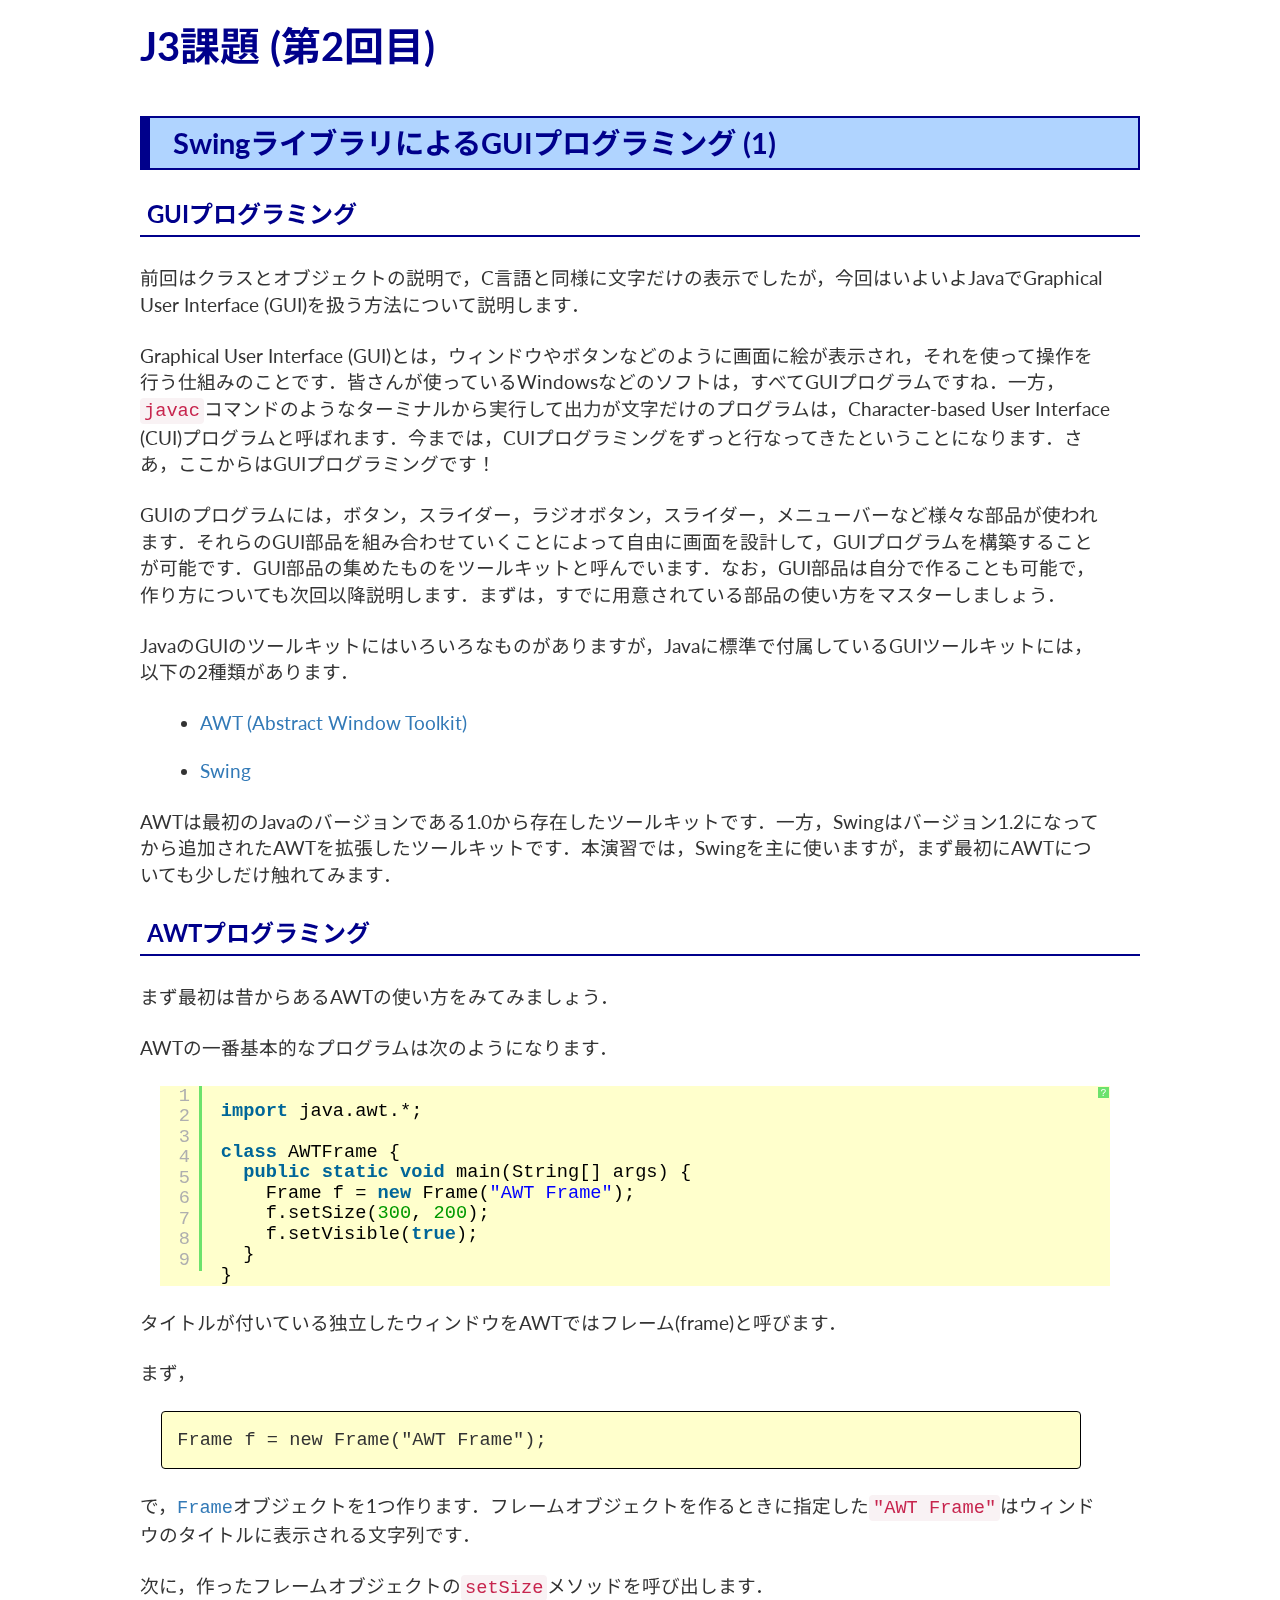
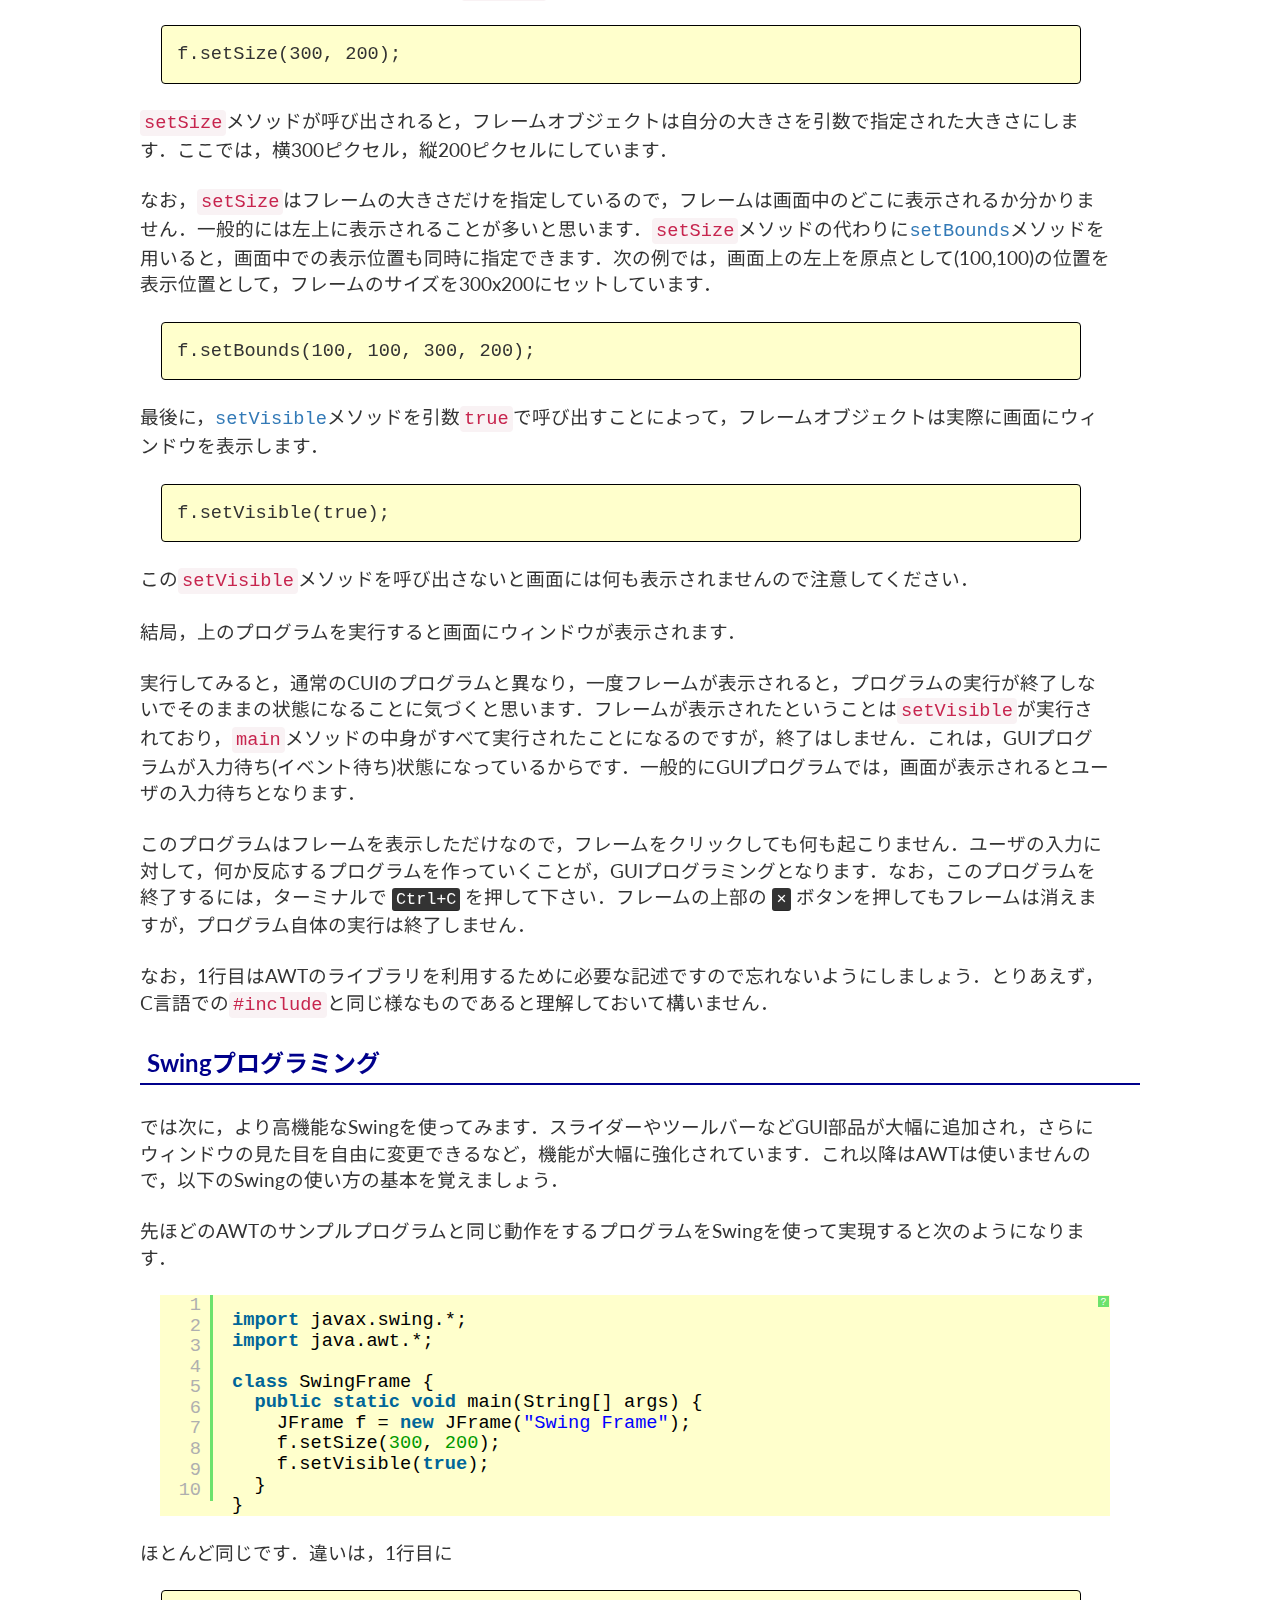
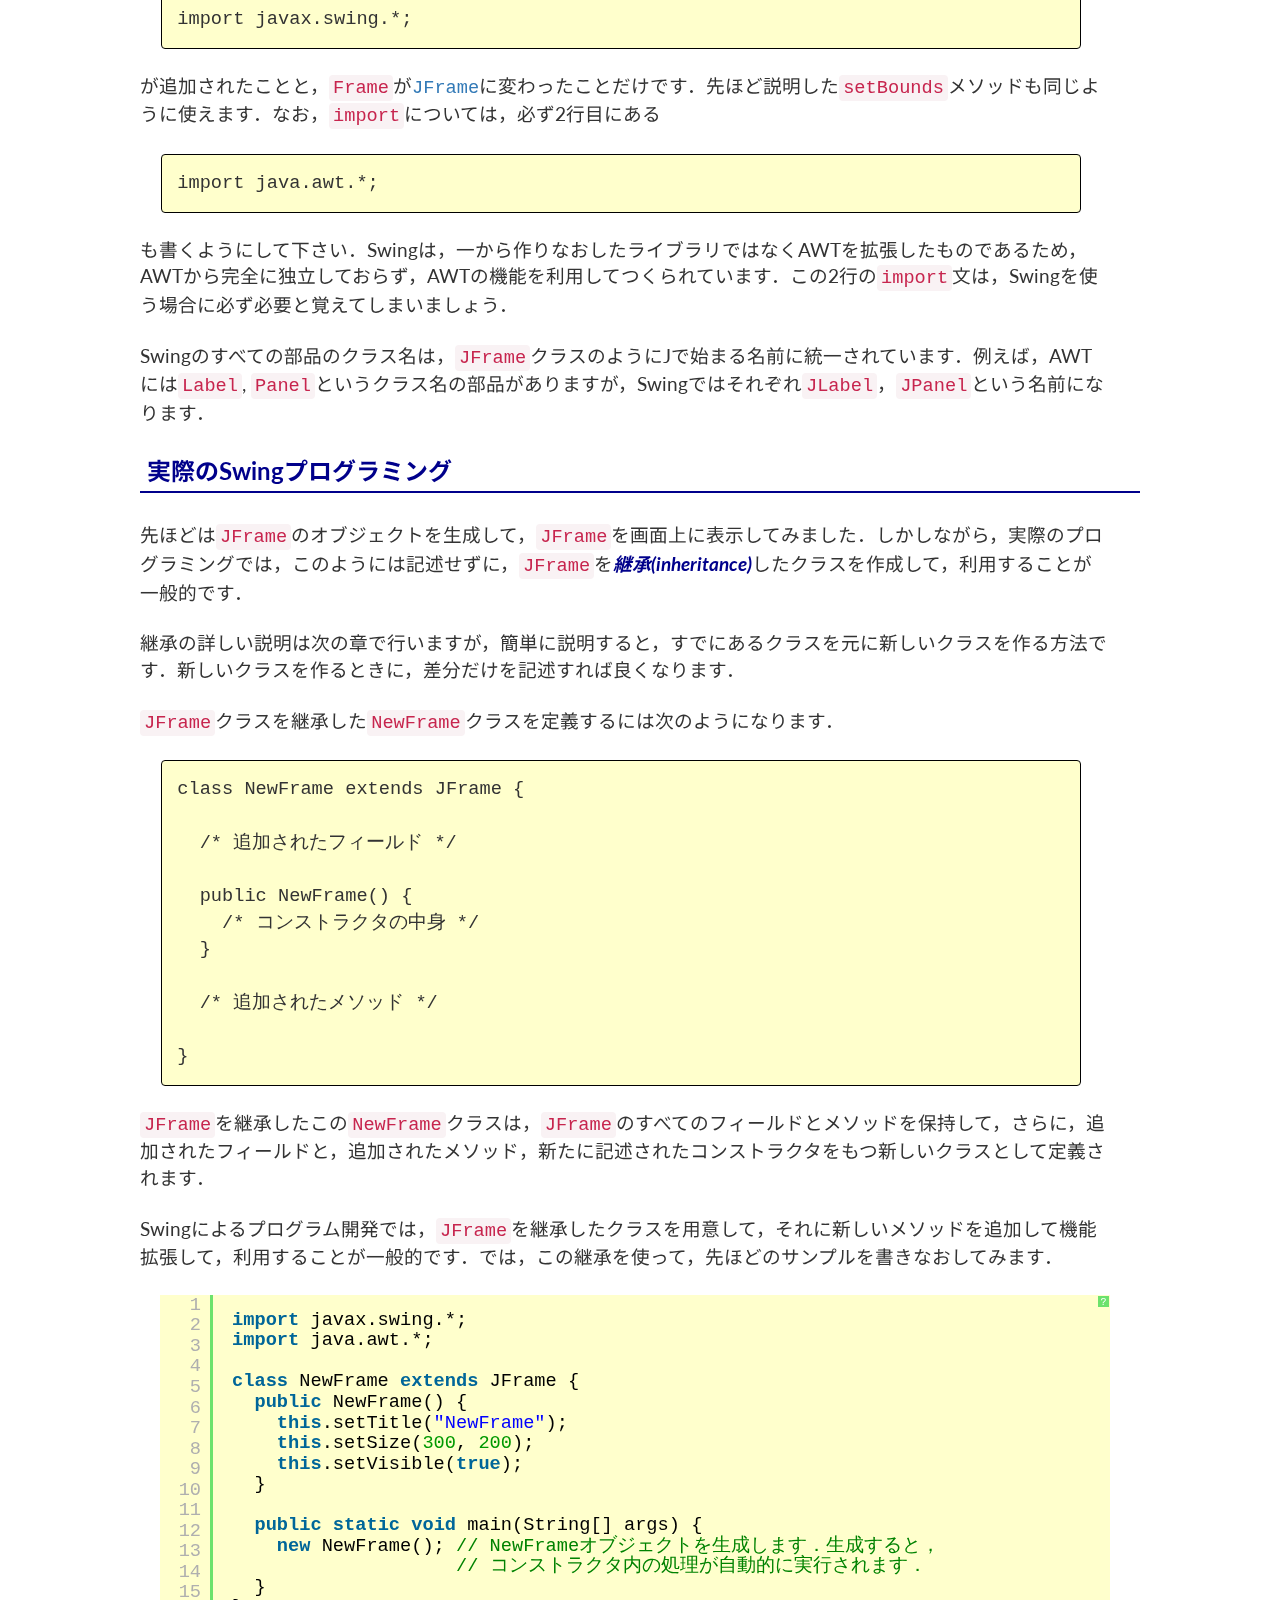
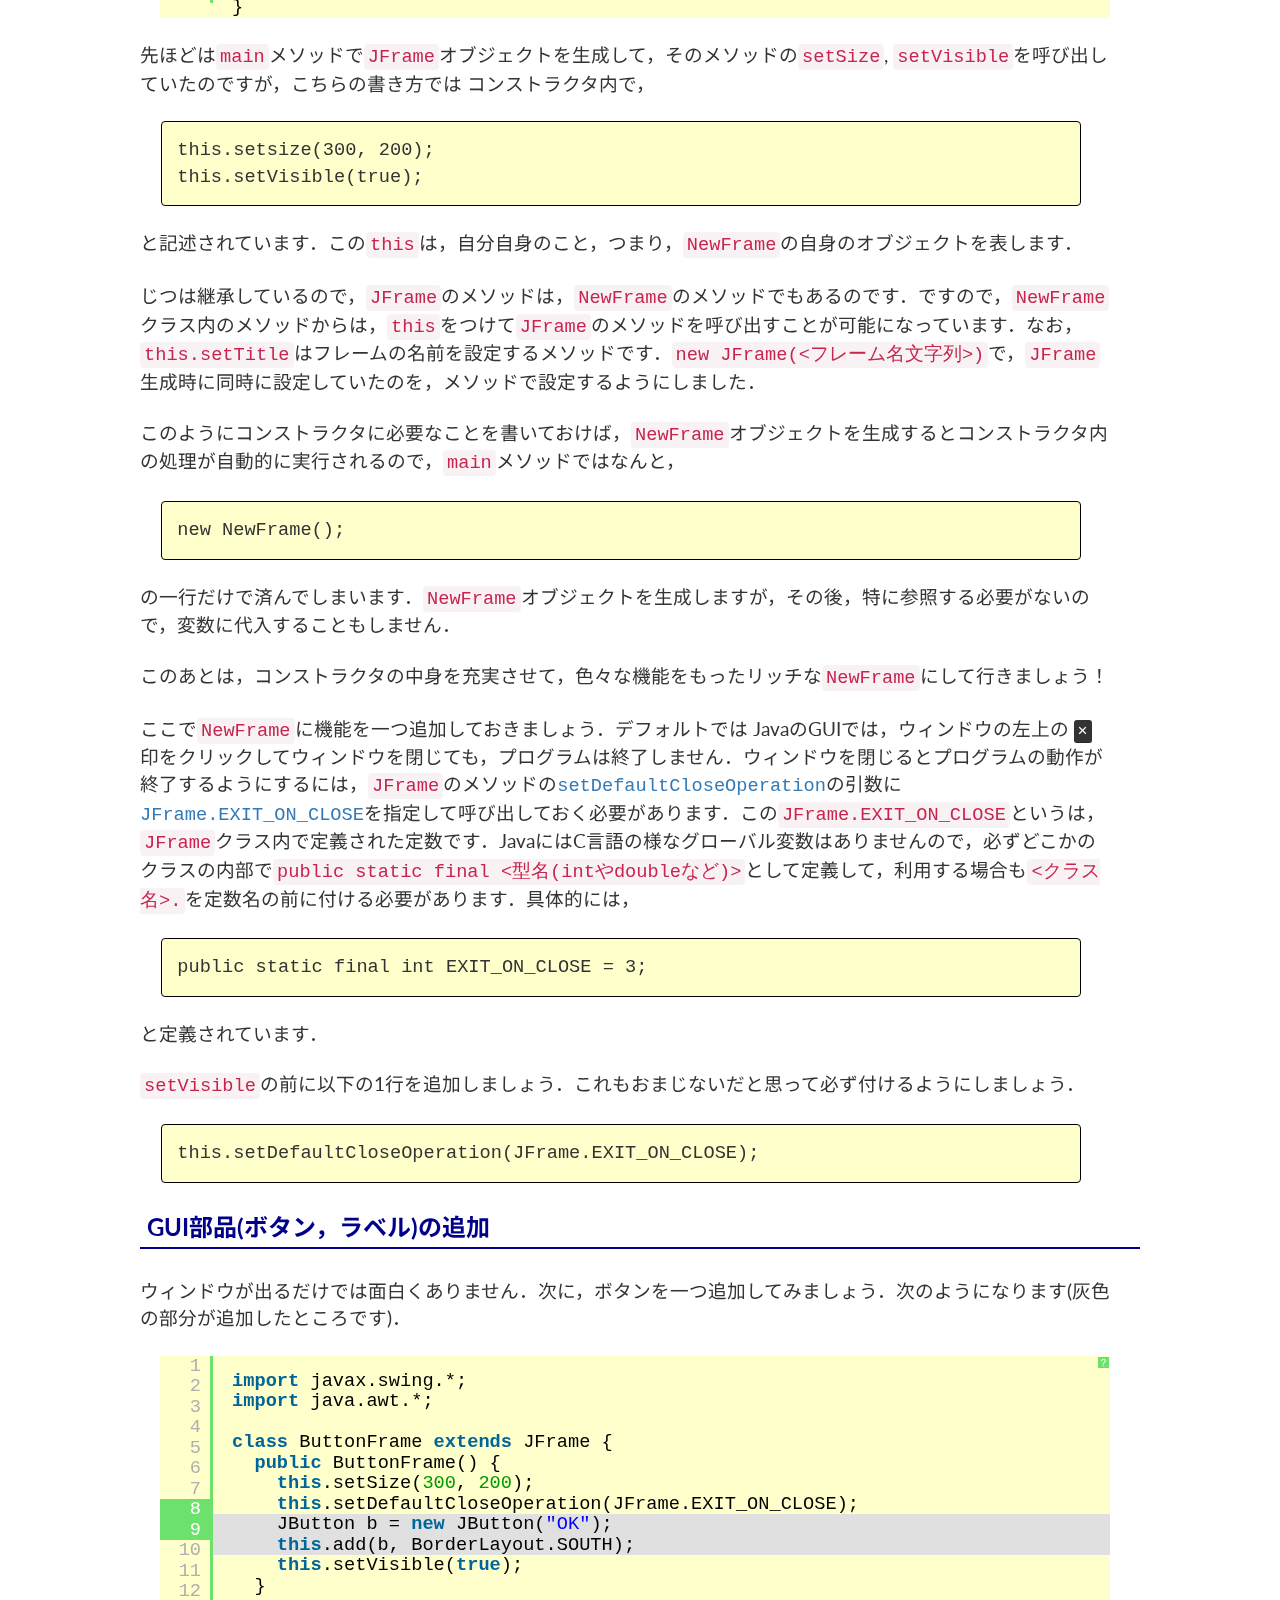
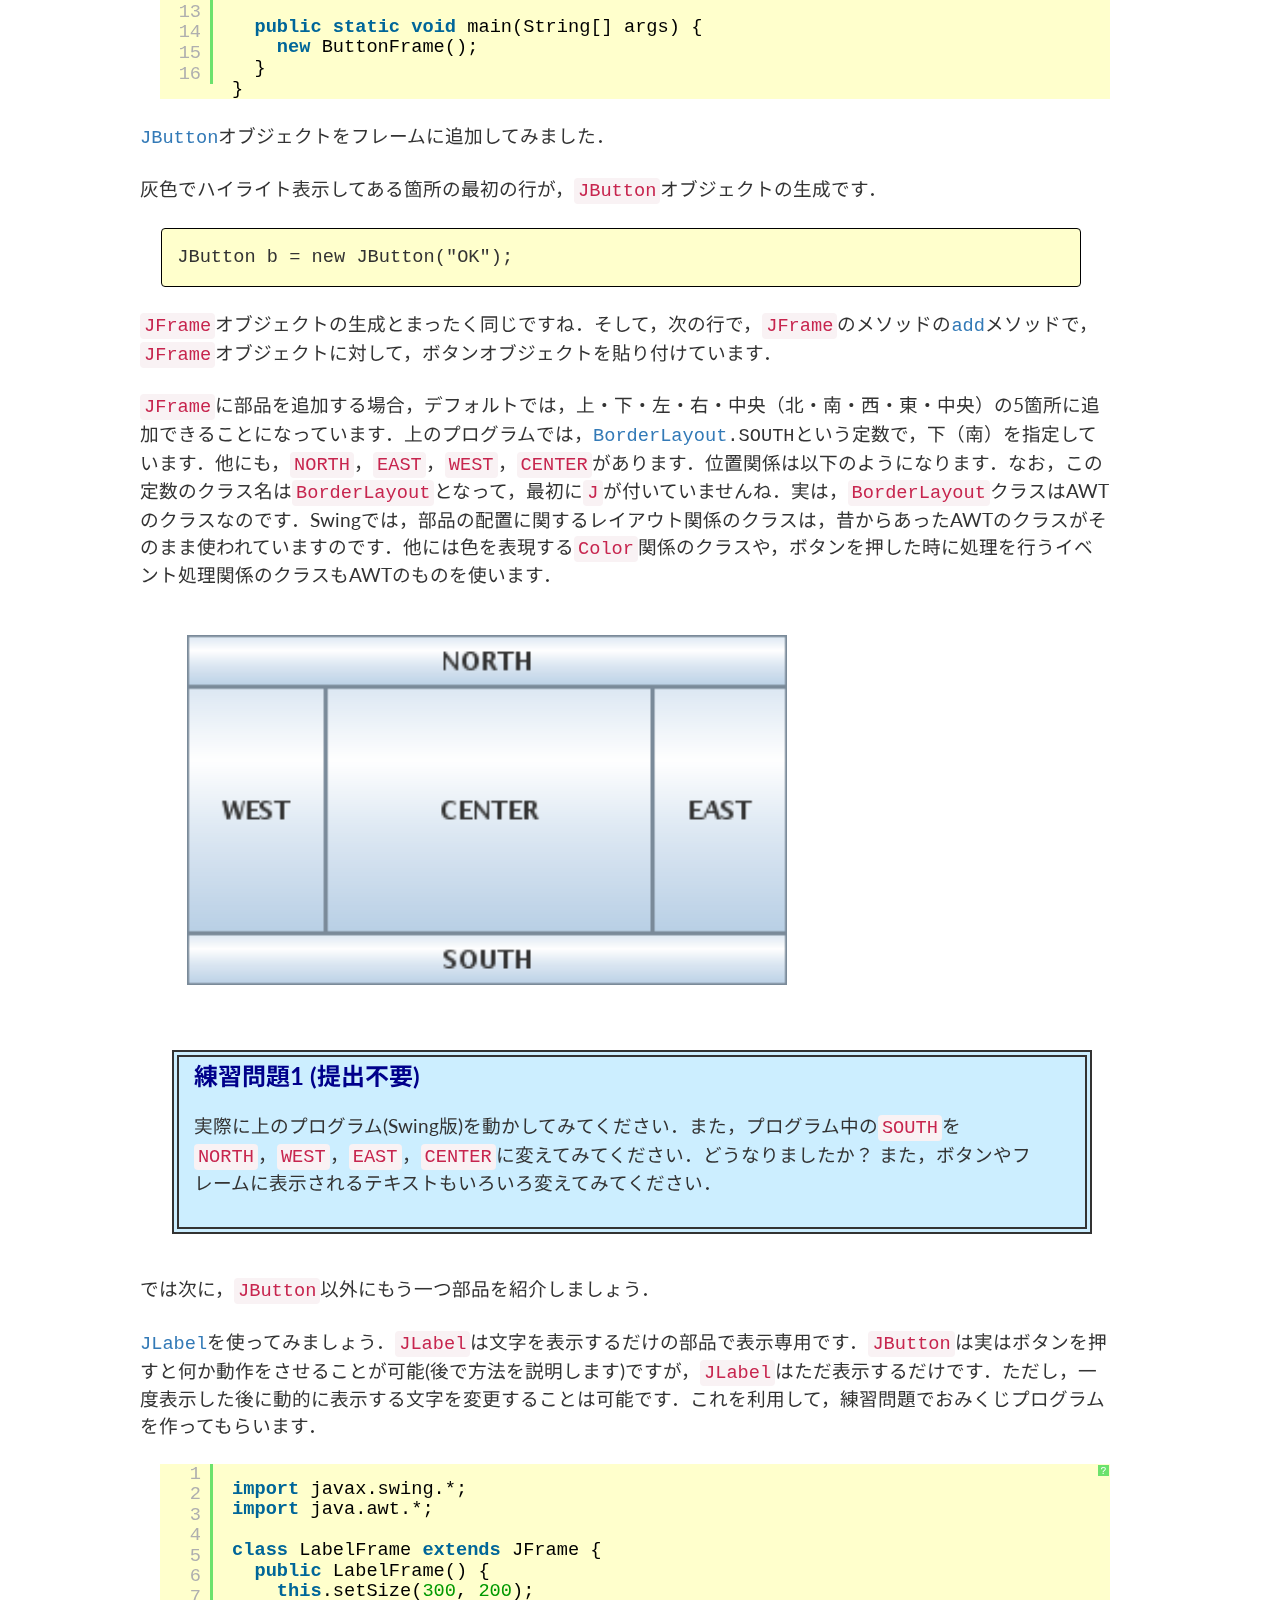
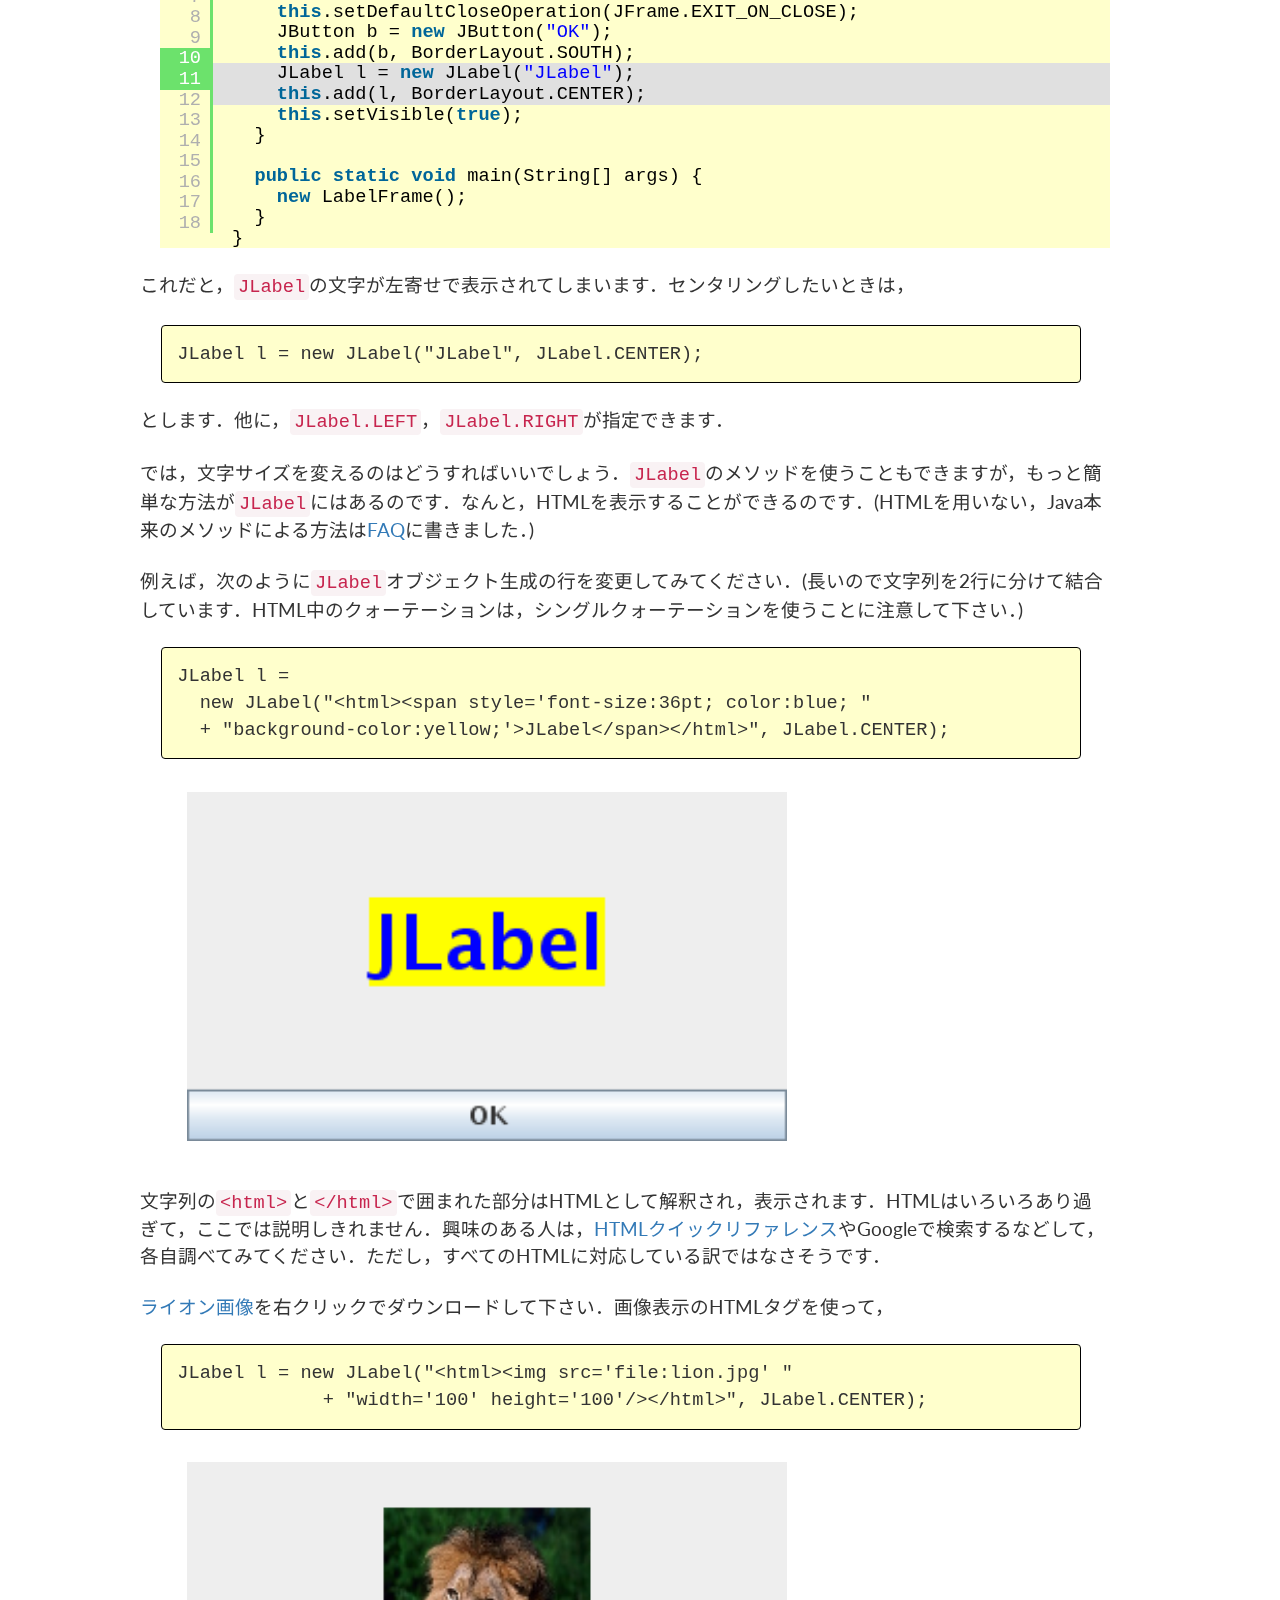
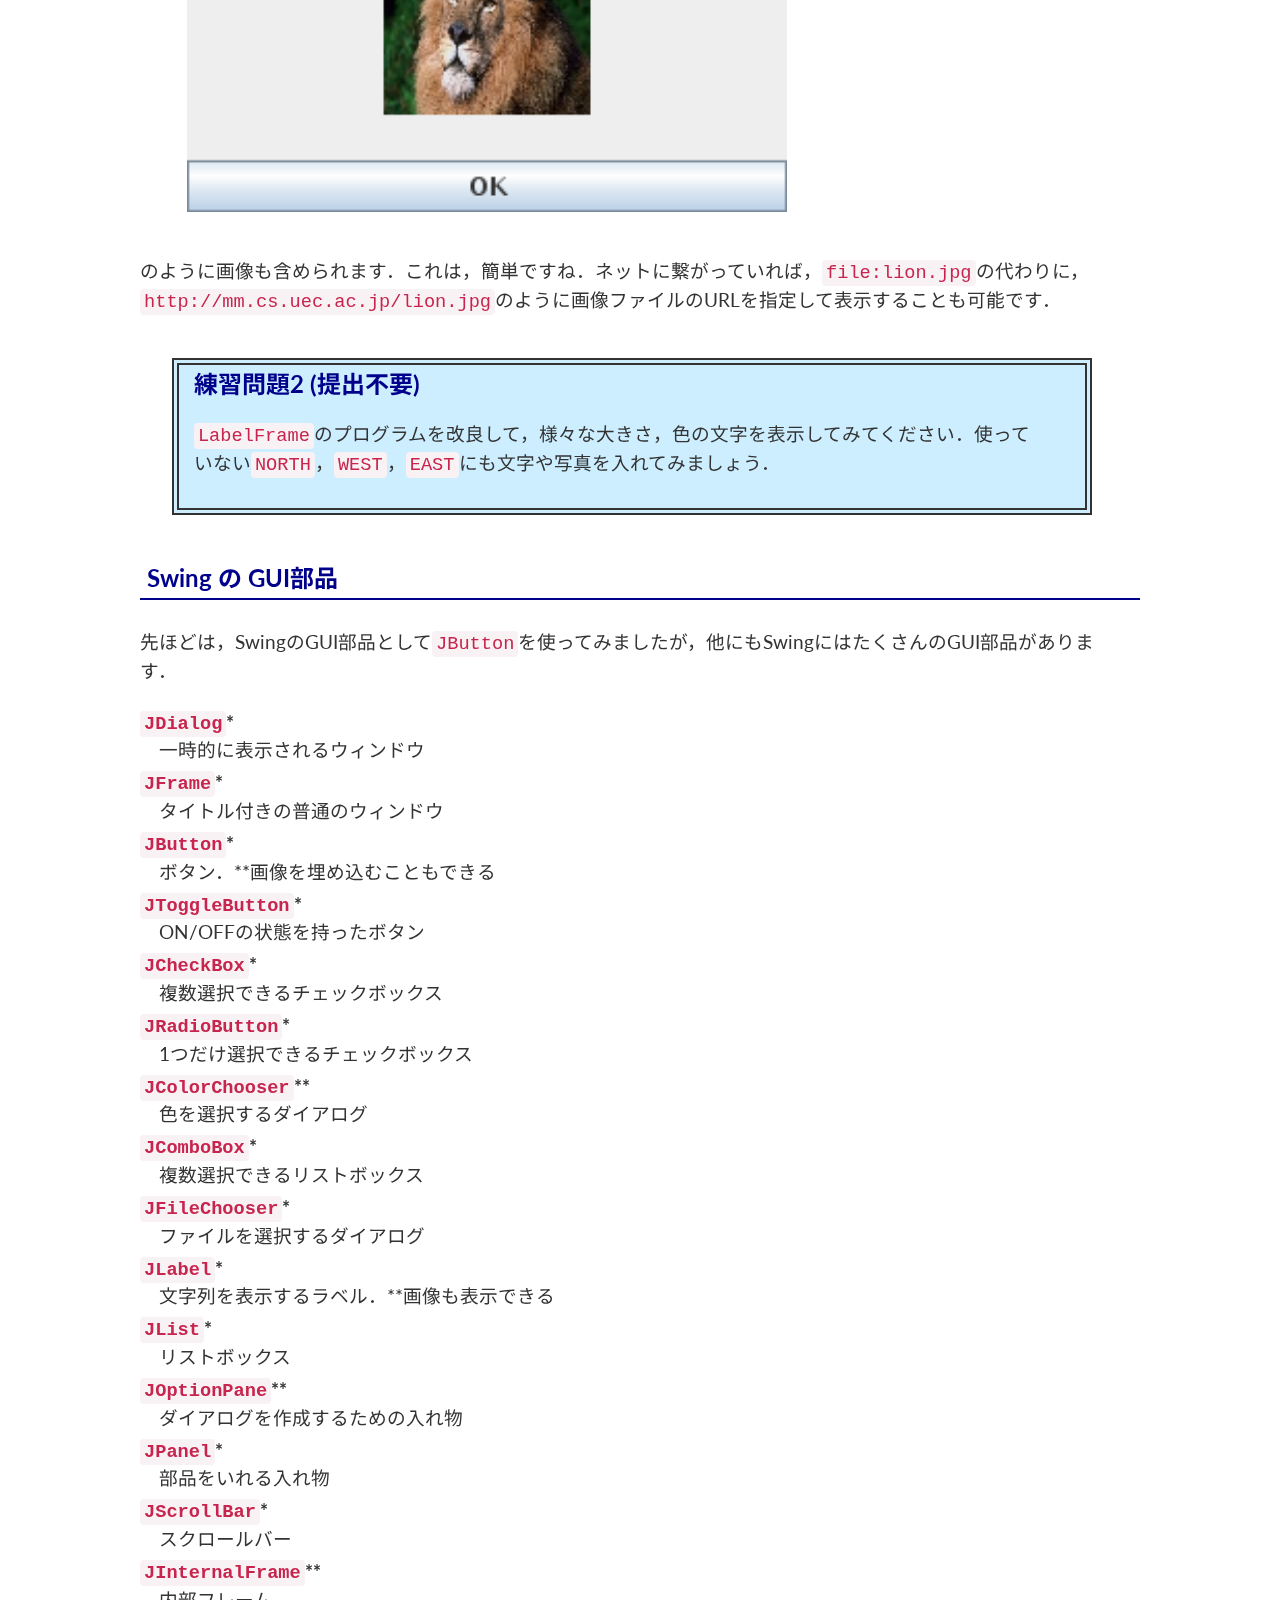
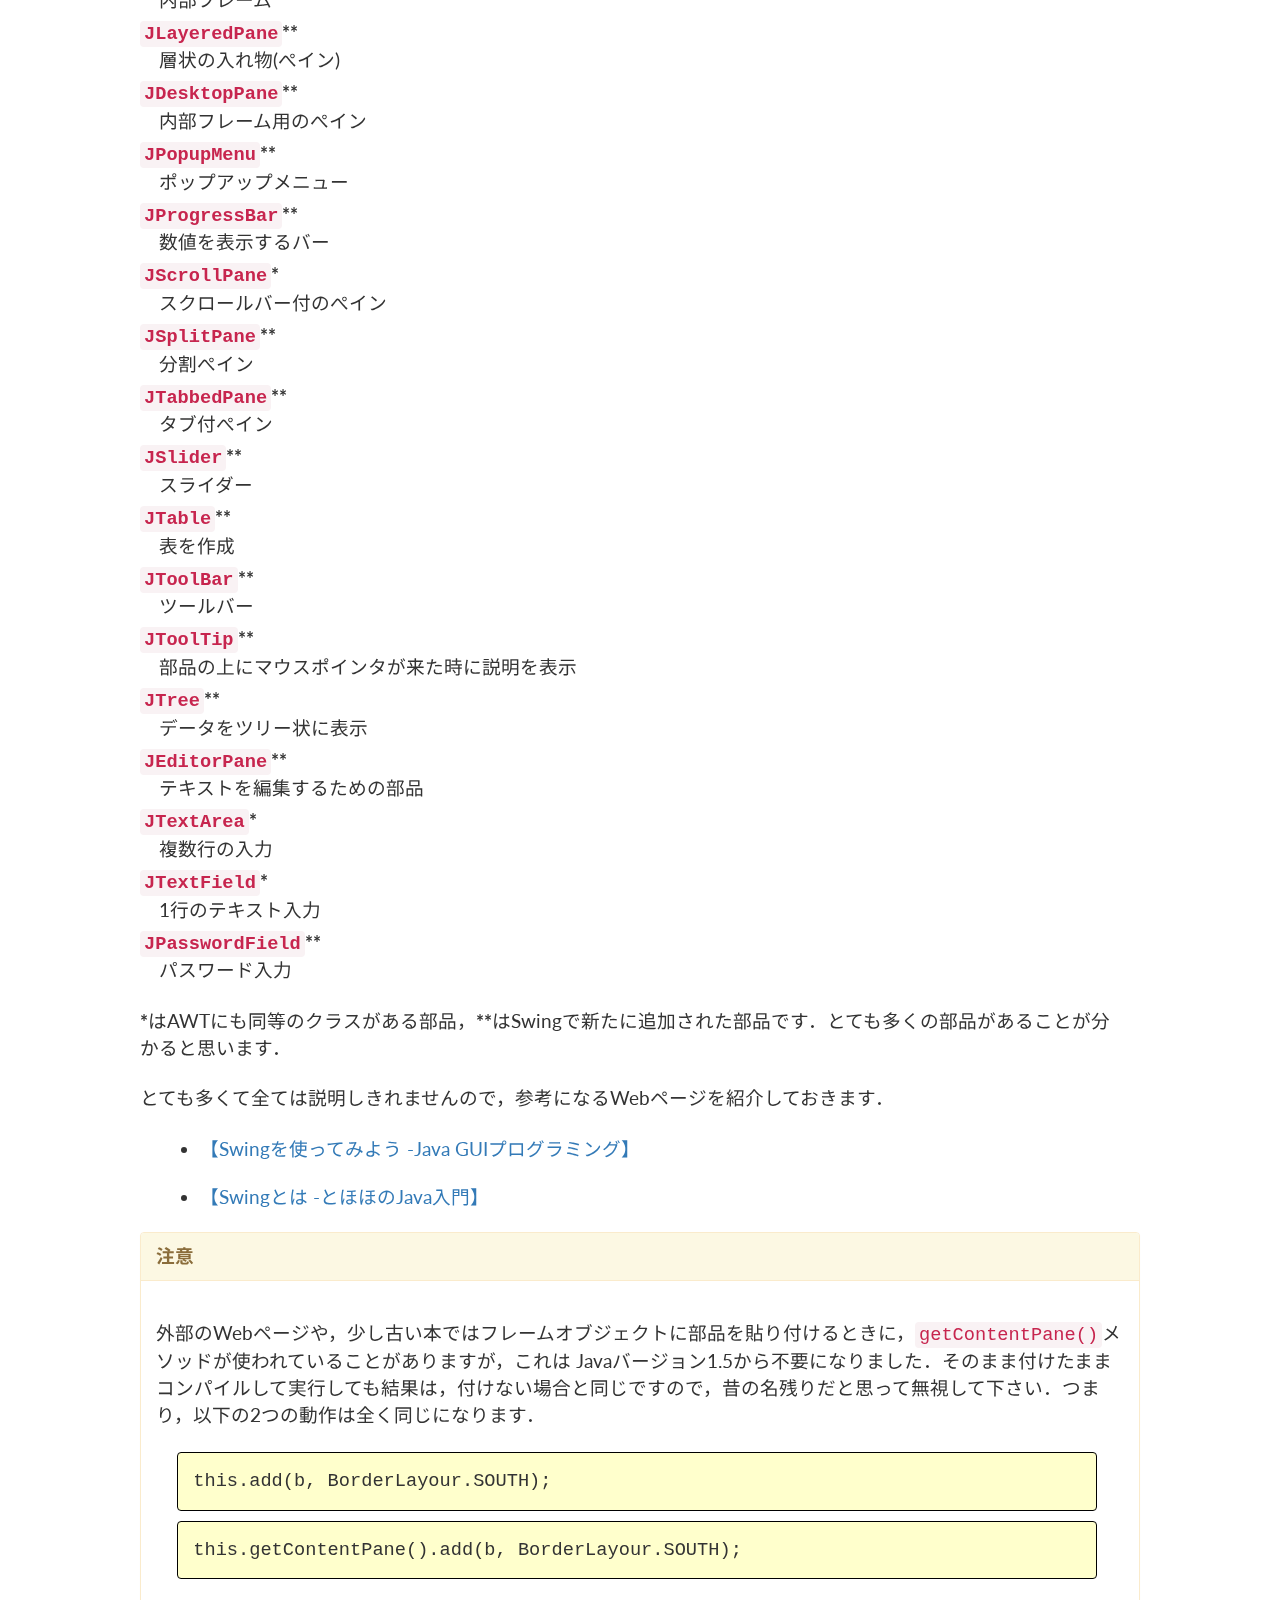
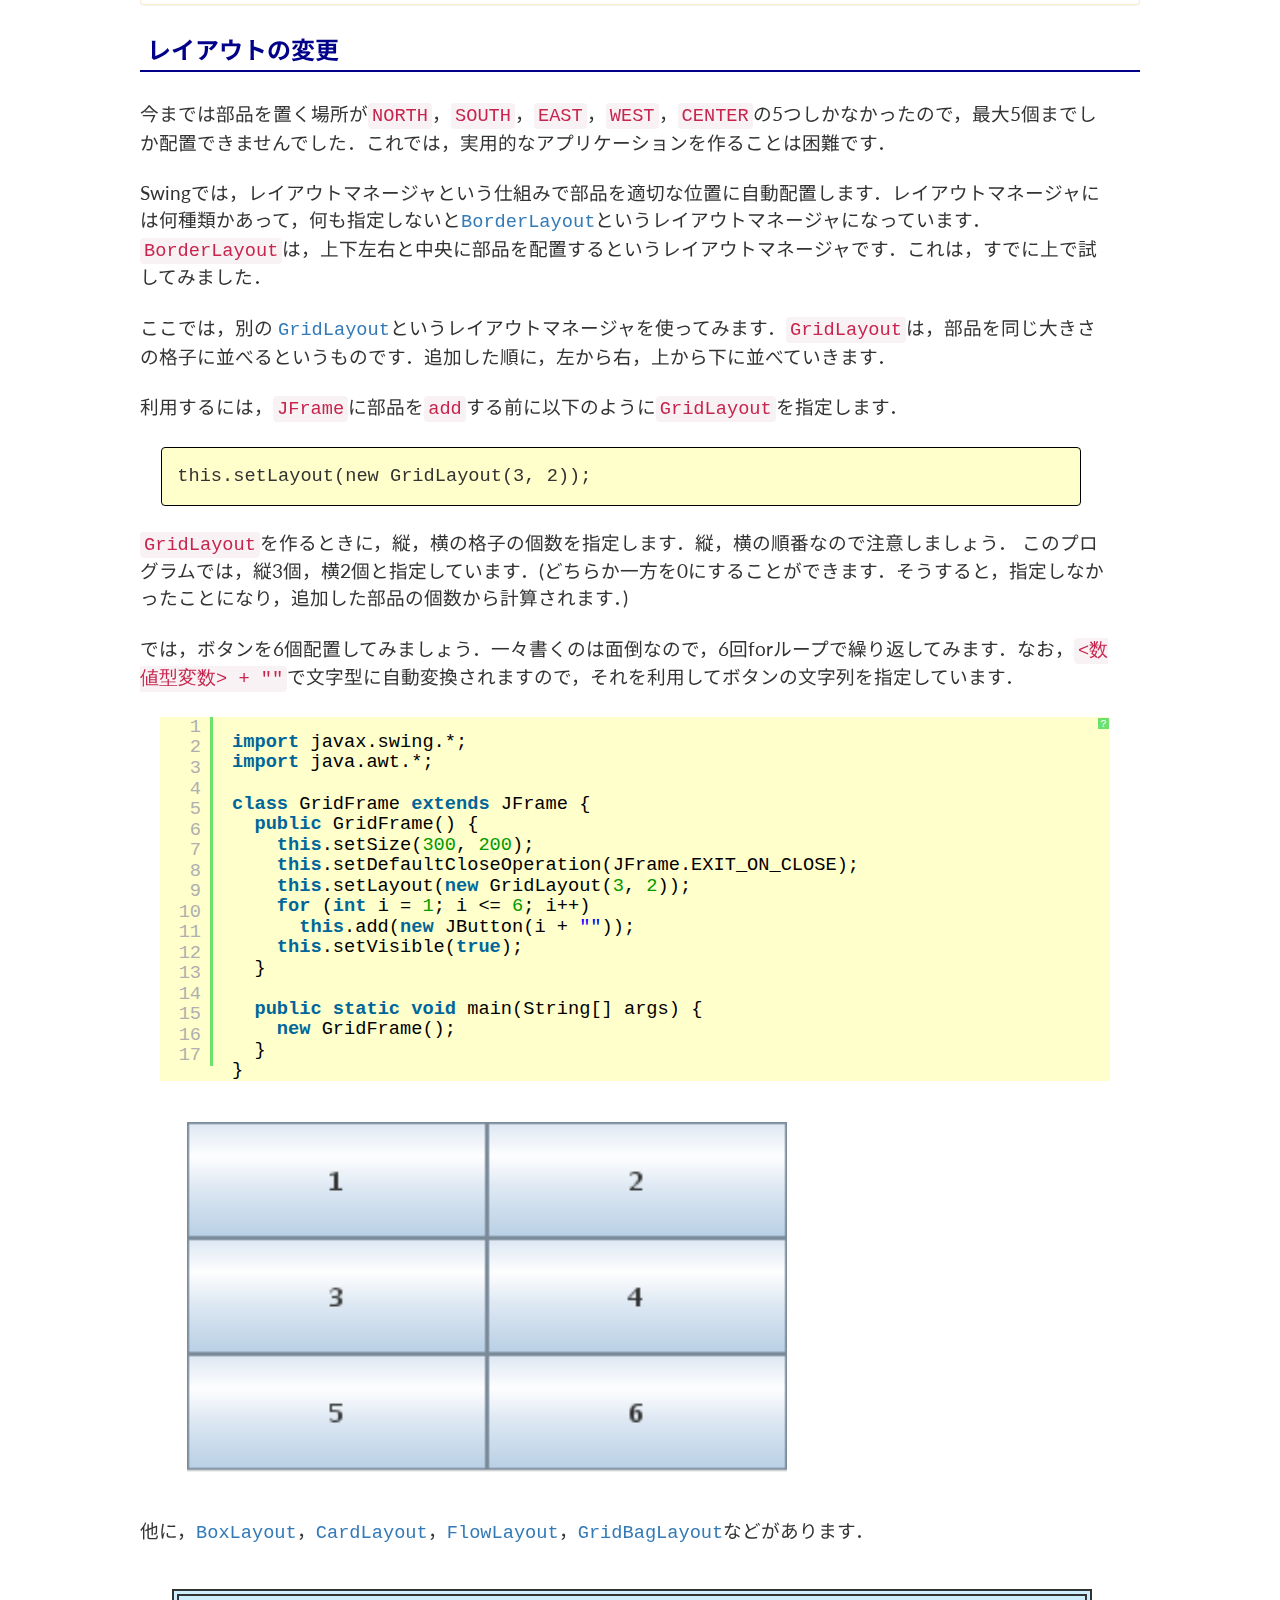
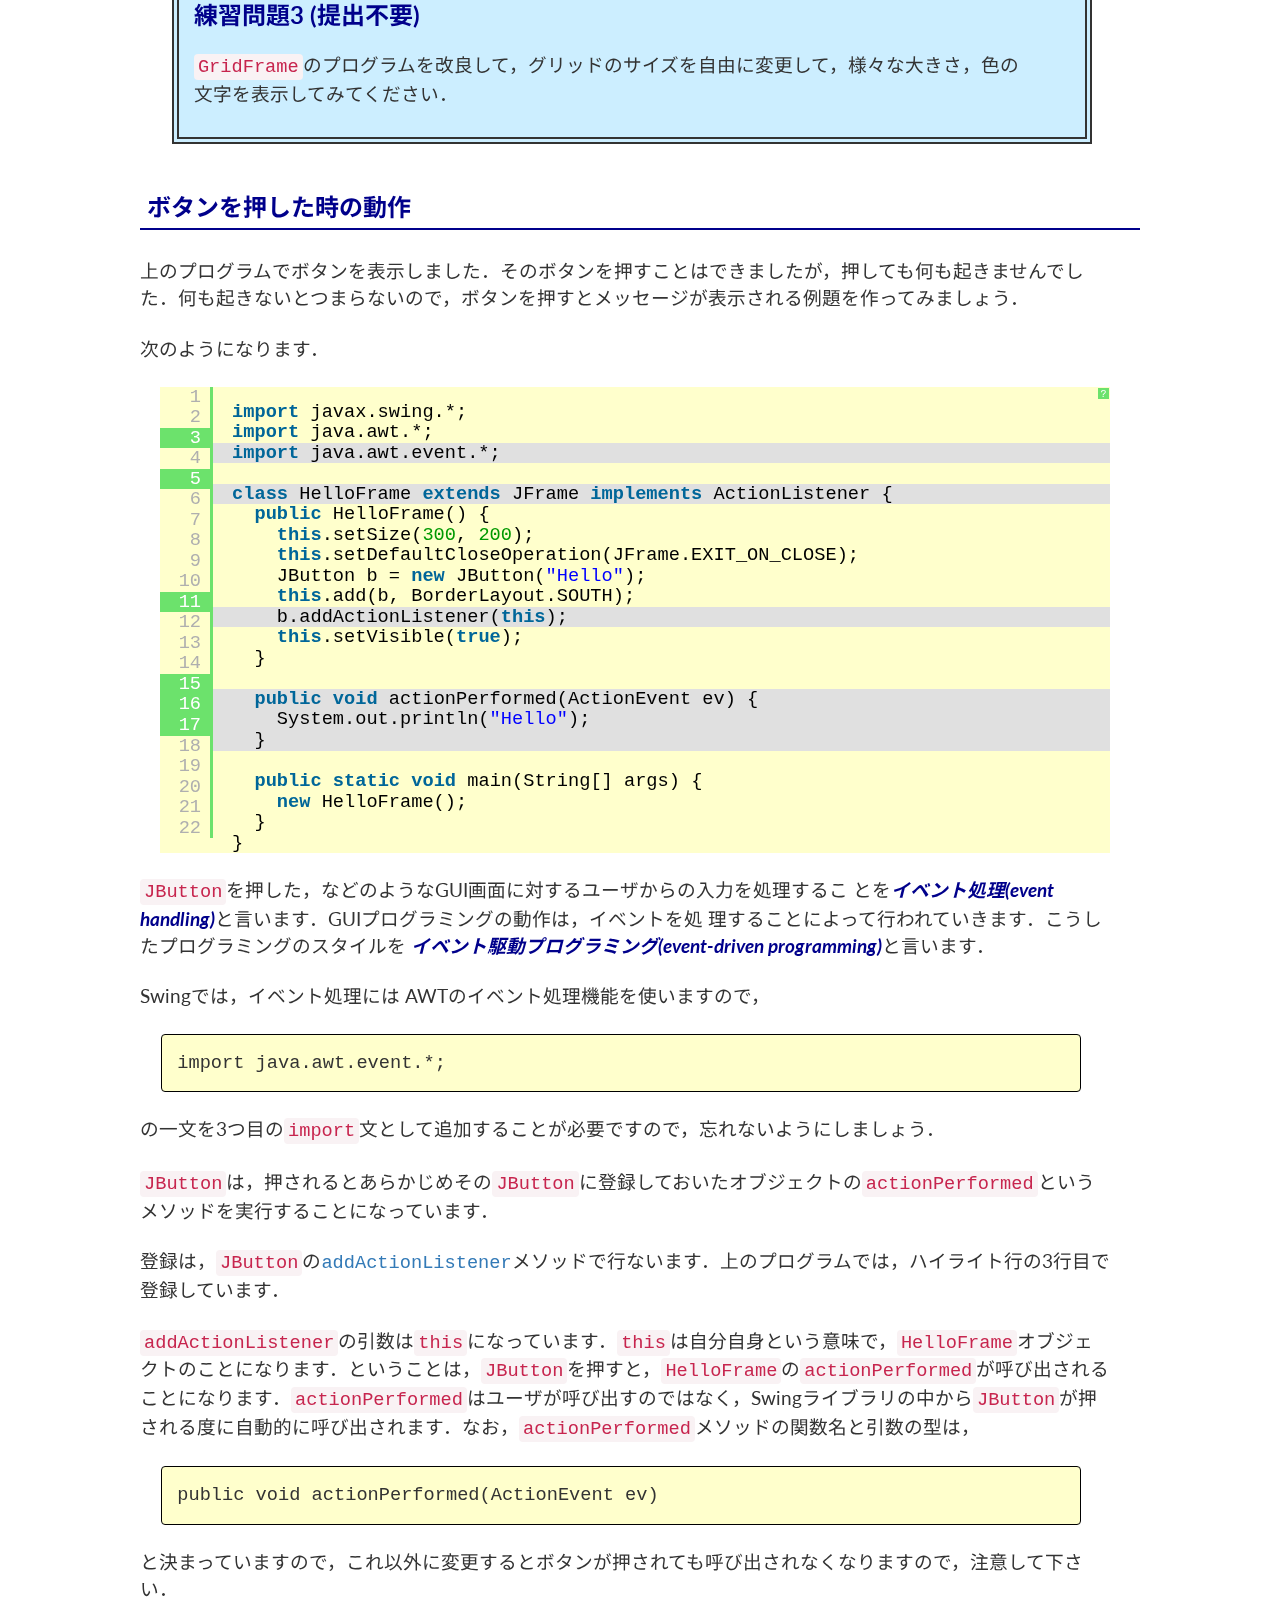
<file: text/2.html>
<!DOCTYPE HTML PUBLIC "-//W3C//DTD HTML//EN">
<html> <head>
<!-- (C)2012 K.Yanai (UEC) -->
<meta name="robots" content="noindex,nofellow">
<meta HTTP-EQUIV="Content-Type" CONTENT="text/html; CHARSET=UTF-8">
<link href="https://fonts.googleapis.com/css?family=Lato:400,700|Noto+Sans+JP:400,700" rel="stylesheet">
<link href="https://maxcdn.bootstrapcdn.com/bootstrap/3.3.1/css/bootstrap.min.css" rel="stylesheet">
<link rel="stylesheet" href="../oop-new.css" type="text/css">

<script type="text/javascript" src="../ans.js"></script>

<script type="text/javascript" src="js/shCore.js"></script>
<script type="text/javascript" src="js/shBrushJava.js"></script>
<script type="text/javascript" src="js/shBrushCpp.js"></script>
<link href="css/shCore.css" rel="stylesheet" type="text/css" />
<link href="css/shCoreDefault2.css" rel="stylesheet" type="text/css" />
<link href="css/shThemeDefault2.css" rel="stylesheet" type="text/css" />
<script type="text/javascript">
     SyntaxHighlighter.all()
</script>

<title>J3課題 第2回目</title>
</head>

<body>
<h1>J3課題 (第2回目)</h1>
<script src="https://ajax.googleapis.com/ajax/libs/jquery/1.11.1/jquery.min.js"></script>
<script src="https://maxcdn.bootstrapcdn.com/bootstrap/3.3.1/js/bootstrap.min.js"></script>

<h2>SwingライブラリによるGUIプログラミング (1)</h2>

<!--<P>
<a href="code/2code.zip" style="font-size:x-large; font-weight: bold;">今日の全サンプルコード</a><BR>
右クリックでダウンロードして，
</p>
<pre class="ref">
unzip 2code.zip
cd 2
./make_sample
</pre>
<P>
で実行してみてください．
コンパイルも，実行も全自動で行われます．
</p>-->

<h3>GUIプログラミング</h3>

<p>
前回はクラスとオブジェクトの説明で，C言語と同様に文字だけの表示でしたが，今回はいよいよJavaでGraphical User Interface (GUI)を扱う方法について説明します．
</p>

<p>Graphical User Interface (GUI)とは，ウィンドウやボタンなどのように画面に絵が表示され，それを使って操作を行う仕組みのことです．皆さんが使っているWindowsなどのソフトは，すべてGUIプログラムですね．一方，<code>javac</code>コマンドのようなターミナルから実行して出力が文字だけのプログラムは，Character-based User Interface (CUI)プログラムと呼ばれます．今までは，CUIプログラミングをずっと行なってきたということになります．さあ，ここからはGUIプログラミングです！
</p>

<p>
GUIのプログラムには，ボタン，スライダー，ラジオボタン，スライダー，メニューバーなど様々な部品が使われます．それらのGUI部品を組み合わせていくことによって自由に画面を設計して，GUIプログラムを構築することが可能です．GUI部品の集めたものをツールキットと呼んでいます．なお，GUI部品は自分で作ることも可能で，作り方についても次回以降説明します．まずは，すでに用意されている部品の使い方をマスターしましょう．
</p>

<p>
JavaのGUIのツールキットにはいろいろなものがありますが，Javaに標準で付属しているGUIツールキットには，以下の2種類があります．
</p>

<ul>
<li><a href="https://docs.oracle.com/javase/jp/8/docs/api/java/awt/package-summary.html">AWT (Abstract Window Toolkit)</a></li>
<li><a href="https://docs.oracle.com/javase/jp/8/docs/api/javax/swing/package-summary.html">Swing</a></li>
</ul>
<p>
AWTは最初のJavaのバージョンである1.0から存在したツールキットです．一方，Swingはバージョン1.2になってから追加されたAWTを拡張したツールキットです．本演習では，Swingを主に使いますが，まず最初にAWTについても少しだけ触れてみます．
</p>

<h3>AWTプログラミング</h3>

<p>
まず最初は昔からあるAWTの使い方をみてみましょう．
</p>

<p>
AWTの一番基本的なプログラムは次のようになります．
</p>

<pre class="brush: java">
import java.awt.*;

class AWTFrame {
  public static void main(String[] args) {
    Frame f = new Frame("AWT Frame");
    f.setSize(300, 200);
    f.setVisible(true);
  }
}
</pre>

<p>
タイトルが付いている独立したウィンドウをAWTではフレーム(frame)と呼びます．
</p>

<p>
まず，
</p>

<pre class="ref">
Frame f = new Frame("AWT Frame");
</pre>

<p>
で，<a href="https://docs.oracle.com/javase/jp/8/docs/api/java/awt/Frame.html"><tt>Frame</tt></a>オブジェクトを1つ作ります．フレームオブジェクトを作るときに指定した<code>"AWT Frame"</code>はウィンドウのタイトルに表示される文字列です．
</p>

<p>
次に，作ったフレームオブジェクトの<code>setSize</code>メソッドを呼び出します．
</p>
<pre class="ref">
f.setSize(300, 200);
</pre>

<p>
<code>setSize</code>メソッドが呼び出されると，フレームオブジェクトは自分の大きさを引数で指定された大きさにします．ここでは，横300ピクセル，縦200ピクセルにしています．
</p>

<p>
なお，<code>setSize</code>はフレームの大きさだけを指定しているので，フレームは画面中のどこに表示されるか分かりません．一般的には左上に表示されることが多いと思います．<code>setSize</code>メソッドの代わりに<a href="https://docs.oracle.com/javase/jp/8/docs/api/java/awt/Window.html#setBounds-int-int-int-int-"><tt>setBounds</tt></a>メソッドを用いると，画面中での表示位置も同時に指定できます．次の例では，画面上の左上を原点として(100,100)の位置を表示位置として，フレームのサイズを300x200にセットしています．

<pre class="ref">
f.setBounds(100, 100, 300, 200);
</pre>

<p>
最後に，<a href="https://docs.oracle.com/javase/jp/8/docs/api/java/awt/Component.html#setVisible-boolean-"><tt>setVisible</tt></a>メソッドを引数<code>true</code>で呼び出すことによって，フレームオブジェクトは実際に画面にウィンドウを表示します．
</p>

<pre class="ref">
f.setVisible(true);
</pre>

<p>
この<code>setVisible</code>メソッドを呼び出さないと画面には何も表示されませんので注意してください．
</p>

<p>
結局，上のプログラムを実行すると画面にウィンドウが表示されます．
</p>

<p>
実行してみると，通常のCUIのプログラムと異なり，一度フレームが表示されると，プログラムの実行が終了しないでそのままの状態になることに気づくと思います．フレームが表示されたということは<code>setVisible</code>が実行されており，<code>main</code>メソッドの中身がすべて実行されたことになるのですが，終了はしません．これは，GUIプログラムが入力待ち(イベント待ち)状態になっているからです．一般的にGUIプログラムでは，画面が表示されるとユーザの入力待ちとなります．
</p>

<p>
このプログラムはフレームを表示しただけなので，フレームをクリックしても何も起こりません．ユーザの入力に対して，何か反応するプログラムを作っていくことが，GUIプログラミングとなります．なお，このプログラムを終了するには，ターミナルで <kbd>Ctrl+C</kbd> を押して下さい．フレームの上部の <kbd>×</kbd> ボタンを押してもフレームは消えますが，プログラム自体の実行は終了しません．
</p>

<p>
なお，1行目はAWTのライブラリを利用するために必要な記述ですので忘れないようにしましょう．とりあえず，C言語での<code>#include</code>と同じ様なものであると理解しておいて構いません．
</p>

<h3>Swingプログラミング</h3>

<p>
では次に，より高機能なSwingを使ってみます．スライダーやツールバーなどGUI部品が大幅に追加され，さらにウィンドウの見た目を自由に変更できるなど，機能が大幅に強化されています．これ以降はAWTは使いませんので，以下のSwingの使い方の基本を覚えましょう．
</p>

<p>
先ほどのAWTのサンプルプログラムと同じ動作をするプログラムをSwingを使って実現すると次のようになります．
</p>

<pre class="brush: java tab-size: 8">
import javax.swing.*;
import java.awt.*;

class SwingFrame {
  public static void main(String[] args) {
    JFrame f = new JFrame("Swing Frame");
    f.setSize(300, 200);
    f.setVisible(true);
  }
}
</pre>

<p>
ほとんど同じです．違いは，1行目に
</p>

<pre class="ref">
import javax.swing.*;
</pre>

<p>
が追加されたことと，<code>Frame</code>が<a href="https://docs.oracle.com/javase/jp/8/docs/api/javax/swing/JFrame.html"><tt>JFrame</tt></a>に変わったことだけです．先ほど説明した<code>setBounds</code>メソッドも同じように使えます．なお，<code>import</code>については，必ず2行目にある
</p>

<pre class="ref">
import java.awt.*;
</pre>

<p>
も書くようにして下さい．Swingは，一から作りなおしたライブラリではなくAWTを拡張したものであるため，AWTから完全に独立しておらず，AWTの機能を利用してつくられています．この2行の<code>import</code>文は，Swingを使う場合に必ず必要と覚えてしまいましょう．
</p>

<p>
Swingのすべての部品のクラス名は，<code>JFrame</code>クラスのようにJで始まる名前に統一されています．例えば，AWTには<code>Label</code>, <code>Panel</code>というクラス名の部品がありますが，Swingではそれぞれ<code>JLabel</code>，<code>JPanel</code>という名前になります．
</p>

<h3>実際のSwingプログラミング</h3>

<p>
先ほどは<code>JFrame</code>のオブジェクトを生成して，<code>JFrame</code>を画面上に表示してみました．しかしながら，実際のプログラミングでは，このようには記述せずに，<code>JFrame</code>を<em>継承(inheritance)</em>したクラスを作成して，利用することが一般的です．
</p>

<p>
継承の詳しい説明は次の章で行いますが，簡単に説明すると，すでにあるクラスを元に新しいクラスを作る方法です．新しいクラスを作るときに，差分だけを記述すれば良くなります．
</p>

<p>
<code>JFrame</code>クラスを継承した<code>NewFrame</code>クラスを定義するには次のようになります．
</p>

<pre class="ref">
class NewFrame extends JFrame {

  /* 追加されたフィールド */  

  public NewFrame() {
    /* コンストラクタの中身 */
  }

  /* 追加されたメソッド */  

}
</pre>

<p>
<code>JFrame</code>を継承したこの<code>NewFrame</code>クラスは，<code>JFrame</code>のすべてのフィールドとメソッドを保持して，さらに，追加されたフィールドと，追加されたメソッド，新たに記述されたコンストラクタをもつ新しいクラスとして定義されます．
</p>

<p>
Swingによるプログラム開発では，<code>JFrame</code>を継承したクラスを用意して，それに新しいメソッドを追加して機能拡張して，利用することが一般的です．では，この継承を使って，先ほどのサンプルを書きなおしてみます．
</p>

<pre class="brush: java">
import javax.swing.*;
import java.awt.*;

class NewFrame extends JFrame {
  public NewFrame() {
    this.setTitle("NewFrame");
    this.setSize(300, 200);
    this.setVisible(true);
  }

  public static void main(String[] args) {
    new NewFrame(); // NewFrameオブジェクトを生成します．生成すると，
                    // コンストラクタ内の処理が自動的に実行されます．
  }
}
</pre>

<p>
先ほどは<code>main</code>メソッドで<code>JFrame</code>オブジェクトを生成して，そのメソッドの<code>setSize</code>, <code>setVisible</code>を呼び出していたのですが，こちらの書き方では コンストラクタ内で，
</p>

<pre class="ref">
this.setsize(300, 200);
this.setVisible(true);
</pre>

<p>
と記述されています．この<code>this</code>は，自分自身のこと，つまり，<code>NewFrame</code>の自身のオブジェクトを表します．
</p>

<p>
じつは継承しているので，<code>JFrame</code>のメソッドは，<code>NewFrame</code>のメソッドでもあるのです．ですので，<code>NewFrame</code>クラス内のメソッドからは，<code>this</code>をつけて<code>JFrame</code>のメソッドを呼び出すことが可能になっています．なお，<code>this.setTitle</code>はフレームの名前を設定するメソッドです．<code>new JFrame(&lt;フレーム名文字列&gt;)</code>で，<code>JFrame</code>生成時に同時に設定していたのを，メソッドで設定するようにしました．
<!--(なお，この場合のthisは省略可能です．)-->
<!--<font color=red>(このあたりの詳しい話は，次回の説明を聞いてから理解すること言うことでか
まいません．今日はとりあえず，GUIプログラミングを体験してみましょう．)</font>-->
</p>

<p>
このようにコンストラクタに必要なことを書いておけば，<code>NewFrame</code>オブジェクトを生成するとコンストラクタ内の処理が自動的に実行されるので，<code>main</code>メソッドではなんと，
</p>

<pre class="ref">
new NewFrame();
</pre>

<p>
の一行だけで済んでしまいます．<code>NewFrame</code>オブジェクトを生成しますが，その後，特に参照する必要がないので，変数に代入することもしません．
</p>

<p>
このあとは，コンストラクタの中身を充実させて，色々な機能をもったリッチな<code>NewFrame</code>にして行きましょう！
</p>

<p>
ここで<code>NewFrame</code>に機能を一つ追加しておきましょう．デフォルトでは JavaのGUIでは，ウィンドウの左上の <kbd>×</kbd> 印をクリックしてウィンドウを閉じても，プログラムは終了しません．ウィンドウを閉じるとプログラムの動作が終了するようにするには，<code>JFrame</code>のメソッドの<a href="https://docs.oracle.com/javase/jp/8/docs/api/javax/swing/JFrame.html#setDefaultCloseOperation-int-"><tt>setDefaultCloseOperation</tt></a>の引数に<a href="https://docs.oracle.com/javase/jp/8/docs/api/javax/swing/JFrame.html#EXIT_ON_CLOSE"><tt>JFrame.EXIT_ON_CLOSE</tt></a>を指定して呼び出しておく必要があります．この<code>JFrame.EXIT_ON_CLOSE</code>というは，<code>JFrame</code>クラス内で定義された定数です．JavaにはC言語の様なグローバル変数はありませんので，必ずどこかのクラスの内部で<code>public static final &lt;型名(intやdoubleなど)&gt;</code>として定義して，利用する場合も<code>&lt;クラス名&gt;.</code>を定数名の前に付ける必要があります．具体的には，</p>

<pre class="ref">
public static final int EXIT_ON_CLOSE = 3;
</pre>

<p>
と定義されています．
<!-- <a href="http://docs.oracle.com/javase/jp/1.5.0/api/constant-values.html#javax.swing.JFrame.EXIT_ON_CLOSE">ここに</a>Javaのライブラリ内で定義された定数の一覧表があります． -->
</p>

<p>
<code>setVisible</code>の前に以下の1行を追加しましょう．これもおまじないだと思って必ず付けるようにしましょう．
</p>

<pre class="ref">
this.setDefaultCloseOperation(JFrame.EXIT_ON_CLOSE);
</pre>

<H3>GUI部品(ボタン，ラベル)の追加</H3>

<p>
ウィンドウが出るだけでは面白くありません．次に，ボタンを一つ追加してみましょう．次のようになります(灰色の部分が追加したところです)．
</p>

<pre class="brush: java; highlight: [8,9];">
import javax.swing.*;
import java.awt.*;

class ButtonFrame extends JFrame {
  public ButtonFrame() {
    this.setSize(300, 200);
    this.setDefaultCloseOperation(JFrame.EXIT_ON_CLOSE);
    JButton b = new JButton("OK");
    this.add(b, BorderLayout.SOUTH);
    this.setVisible(true);
  }

  public static void main(String[] args) {
    new ButtonFrame();
  }
}
</pre>

<p>
<a href="https://docs.oracle.com/javase/jp/8/docs/api/javax/swing/JButton.html"><tt>JButton</tt></a>オブジェクトをフレームに追加してみました．
</p>

<p>
灰色でハイライト表示してある箇所の最初の行が，<code>JButton</code>オブジェクトの生成です．
</p>

<pre class="ref">
JButton b = new JButton("OK");
</pre>

<p>
<code>JFrame</code>オブジェクトの生成とまったく同じですね．そして，次の行で，<code>JFrame</code>のメソッドの<a href="https://docs.oracle.com/javase/jp/8/docs/api/java/awt/Container.html#add-java.awt.Component-int-"><tt>add</tt></a>メソッドで，<code>JFrame</code>オブジェクトに対して，ボタンオブジェクトを貼り付けています．
</p>

<!--
<p>
ただし，実際には，フレームに直接ボタンを追加したのではなくて，
JFrameオブジェクトのコンテンツ区画に対して部品を張付ける必要があります．
そのために，
f.<a href="http://docs.oracle.com/javase/jp/1.5.0/api/javax/swing/JFrame.html#getContentPane()">
getContentPane()</a>.add(..)となっています．</p>
<p>
ここでは，とりあえず，JFrame のオブジェクトに対しては，
add.getContentPane().add(..)で部品を張付けるというように覚えておいてくだ
さい．また，setLayout(..) を行う場合も同様にする必要があります
</p>
-->

<p>
<code>JFrame</code>に部品を追加する場合，デフォルトでは，上・下・左・右・中央（北・南・西・東・中央）の5箇所に追加できることになっています．上のプログラムでは，<a href="https://docs.oracle.com/javase/jp/8/docs/api/java/awt/BorderLayout.html"><tt>BorderLayout</tt></a><tt>.SOUTH</tt>という定数で，下（南）を指定しています．他にも，<code>NORTH</code>，<code>EAST</code>，<code>WEST</code>，<code>CENTER</code>があります．位置関係は以下のようになります．なお，この定数のクラス名は<code>BorderLayout</code>となって，最初に<code>J</code>が付いていませんね．実は，<code>BorderLayout</code>クラスはAWTのクラスなのです．Swingでは，部品の配置に関するレイアウト関係のクラスは，昔からあったAWTのクラスがそのまま使われていますのです．他には色を表現する<code>Color</code>関係のクラスや，ボタンを押した時に処理を行うイベント処理関係のクラスもAWTのものを使います．
</p>

<img src="borderlayout.png" width=600/>

<div class="rep">
<h1>練習問題1 (提出不要)</h1>

<p>
実際に上のプログラム(Swing版)を動かしてみてください．また，プログラム中の<code>SOUTH</code>を<code>NORTH</code>，<code>WEST</code>，<code>EAST</code>，<code>CENTER</code>に変えてみてください．どうなりましたか？ また，ボタンやフレームに表示されるテキストもいろいろ変えてみてください．
</p>
</div>

<p>
では次に，<code>JButton</code>以外にもう一つ部品を紹介しましょう．
</p>

<p>
<a href="https://docs.oracle.com/javase/jp/8/docs/api/javax/swing/JLabel.html"><tt>JLabel</tt></a>を使ってみましょう．<code>JLabel</code>は文字を表示するだけの部品で表示専用です．<code>JButton</code>は実はボタンを押すと何か動作をさせることが可能(後で方法を説明します)ですが，<code>JLabel</code>はただ表示するだけです．ただし，一度表示した後に動的に表示する文字を変更することは可能です．これを利用して，練習問題でおみくじプログラムを作ってもらいます．
</p>

<pre class="brush: java; highlight: [10,11];">
import javax.swing.*;
import java.awt.*;

class LabelFrame extends JFrame {
  public LabelFrame() {
    this.setSize(300, 200);
    this.setDefaultCloseOperation(JFrame.EXIT_ON_CLOSE);
    JButton b = new JButton("OK");
    this.add(b, BorderLayout.SOUTH);
    JLabel l = new JLabel("JLabel");
    this.add(l, BorderLayout.CENTER);
    this.setVisible(true);
  }

  public static void main(String[] args) {
    new LabelFrame();
  }
}
</pre>

<p>
これだと，<code>JLabel</code>の文字が左寄せで表示されてしまいます．センタリングしたいときは，
</p>

<pre class="ref">
JLabel l = new JLabel("JLabel", JLabel.CENTER);
</pre>

<p>
とします．他に，<code>JLabel.LEFT</code>，<code>JLabel.RIGHT</code>が指定できます．
</p>

<p>
では，文字サイズを変えるのはどうすればいいでしょう．<code>JLabel</code>のメソッドを使うこともできますが，もっと簡単な方法が<code>JLabel</code>にはあるのです．なんと，HTMLを表示することができるのです．(HTMLを用いない，Java本来のメソッドによる方法は<a href="faq2.html#font">FAQ</a>に書きました．)
</p>

<p>
例えば，次のように<code>JLabel</code>オブジェクト生成の行を変更してみてください．(長いので文字列を2行に分けて結合しています．HTML中のクォーテーションは，シングルクォーテーションを使うことに注意して下さい．)
</p>

<pre class="ref">
JLabel l =
  new JLabel("&lt;html>&lt;span style='font-size:36pt; color:blue; " 
  + "background-color:yellow;'>JLabel&lt/span>&lt;/html>", JLabel.CENTER);
</pre>

<img src="JLabel.png" width=600/>

<p>
文字列の<code>&lt;html&gt;</code>と<code>&lt;/html&gt;</code>で囲まれた部分はHTMLとして解釈され，表示されます．HTMLはいろいろあり過ぎて，ここでは説明しきれません．興味のある人は，<a href="http://www.htmq.com/">HTMLクイックリファレンス</a>やGoogleで検索するなどして，各自調べてみてください．ただし，すべてのHTMLに対応している訳ではなさそうです．
</p>

<p>
<a href="lion.jpg">ライオン画像</a>を右クリックでダウンロードして下さい．画像表示のHTMLタグを使って，
</p>

<pre class="ref">
JLabel l = new JLabel("&lt;html&gt;&lt;img src='file:lion.jpg' "
             + "width='100' height='100'/&gt;&lt;/html&gt;", JLabel.CENTER);
</pre> <!-- " -->

<img src="JLabel2.png" width=600/>

<p>
のように画像も含められます．これは，簡単ですね．ネットに繋がっていれば，<code>file:lion.jpg</code>の代わりに，<code>http://mm.cs.uec.ac.jp/lion.jpg</code>のように画像ファイルのURLを指定して表示することも可能です．
</p>

<div class="rep">
<h1>練習問題2 (提出不要)</h1>
<p>
<code>LabelFrame</code>のプログラムを改良して，様々な大きさ，色の文字を表示してみてください．使っていない<code>NORTH</code>，<code>WEST</code>，<code>EAST</code>にも文字や写真を入れてみましょう．
</p>
</div>

<h3>Swing の GUI部品 </h3>

<p>
先ほどは，SwingのGUI部品として<code>JButton</code>を使ってみましたが，他にもSwingにはたくさんのGUI部品があります．
</p>

<dl>
<dt><code>JDialog</code>*</dt><dd>一時的に表示されるウィンドウ</dd>
<dt><code>JFrame</code>*</dt><dd>タイトル付きの普通のウィンドウ</dd>
<dt><code>JButton</code>*</dt><dd>ボタン．**画像を埋め込むこともできる</dd>
<dt><code>JToggleButton</code>*</dt><dd>ON/OFFの状態を持ったボタン</dd>
<dt><code>JCheckBox</code>*</dt><dd>複数選択できるチェックボックス</dd>
<dt><code>JRadioButton</code>*</dt><dd>1つだけ選択できるチェックボックス</dd>
<dt><code>JColorChooser</code>**</dt><dd>色を選択するダイアログ</dd>
<dt><code>JComboBox</code>*</dt><dd>複数選択できるリストボックス</dd>
<dt><code>JFileChooser</code>*</dt><dd>ファイルを選択するダイアログ</dd>
<dt><code>JLabel</code>*</dt><dd>文字列を表示するラベル．**画像も表示できる</dd>
<dt><code>JList</code>*</dt><dd>リストボックス</dd>
<dt><code>JOptionPane</code>**</dt><dd>ダイアログを作成するための入れ物</dd>
<dt><code>JPanel</code>*</dt><dd>部品をいれる入れ物</dd>
<dt><code>JScrollBar</code>*</dt><dd>スクロールバー</dd>
<dt><code>JInternalFrame</code>**</dt><dd>内部フレーム</dd>
<dt><code>JLayeredPane</code>**</dt><dd>層状の入れ物(ぺイン)</dd>
<dt><code>JDesktopPane</code>**</dt><dd>内部フレーム用のぺイン</dd>
<dt><code>JPopupMenu</code>**</dt><dd>ポップアップメニュー</dd>
<dt><code>JProgressBar</code>**</dt><dd>数値を表示するバー</dd>
<dt><code>JScrollPane</code>*</dt><dd>スクロールバー付のぺイン</dd>
<dt><code>JSplitPane</code>**</dt><dd>分割ぺイン</dd>
<dt><code>JTabbedPane</code>**</dt><dd>タブ付ぺイン</dd>
<dt><code>JSlider</code>**</dt><dd>スライダー</dd>
<dt><code>JTable</code>**</dt><dd>表を作成</dd>
<dt><code>JToolBar</code>**</dt><dd>ツールバー</dd>
<dt><code>JToolTip</code>**</dt><dd>部品の上にマウスポインタが来た時に説明を表示</dd>
<dt><code>JTree</code>**</dt><dd>データをツリー状に表示</dd>
<dt><code>JEditorPane</code>**</dt><dd>テキストを編集するための部品</dd>
<dt><code>JTextArea</code>*</dt><dd>複数行の入力</dd>
<dt><code>JTextField</code>*</dt><dd>1行のテキスト入力</dd>
<dt><code>JPasswordField</code>**</dt><dd>パスワード入力</dd>
</dl>   

<p>
<b>*</b>はAWTにも同等のクラスがある部品，<b>**</b>はSwingで新たに追加された部品です．とても多くの部品があることが分かると思います．
</p>

<p>
とても多くて全ては説明しきれませんので，参考になるWebページを紹介しておきます．
</p>

<ul>
<li>
<a href="http://www.javadrive.jp/tutorial/">【Swingを使ってみよう -Java GUIプログラミング】</a>
<li>
<a href="http://www.tohoho-web.com/java/swing.htm">【Swingとは -とほほのJava入門】</a>
</ul>

<div class="panel panel-warning">
<div class="panel-heading"><b>注意</b></div>
<div class="panel-body">
<p>
外部のWebページや，少し古い本ではフレームオブジェクトに部品を貼り付けるときに，<code>getContentPane()</code>メソッドが使われていることがありますが，これは Javaバージョン1.5から不要になりました．そのまま付けたままコンパイルして実行しても結果は，付けない場合と同じですので，昔の名残りだと思って無視して下さい．つまり，以下の2つの動作は全く同じになります．
</p>

<pre class="ref">
this.add(b, BorderLayour.SOUTH);
</pre>
<pre class="ref">
this.getContentPane().add(b, BorderLayour.SOUTH);
</pre>

</div>
</div>

<H3>レイアウトの変更</H3>

<p>
今までは部品を置く場所が<code>NORTH</code>，<code>SOUTH</code>，<code>EAST</code>，<code>WEST</code>，<code>CENTER</code>の5つしかなかったので，最大5個までしか配置できませんでした．これでは，実用的なアプリケーションを作ることは困難です．
</p>

<p>
Swingでは，レイアウトマネージャという仕組みで部品を適切な位置に自動配置します．レイアウトマネージャには何種類かあって，何も指定しないと<a href="https://docs.oracle.com/javase/jp/8/docs/api/java/awt/BorderLayout.html"><tt>BorderLayout</tt></a>というレイアウトマネージャになっています．<code>BorderLayout</code>は，上下左右と中央に部品を配置するというレイアウトマネージャです．これは，すでに上で試してみました．
</p>

<p>
ここでは，別の <a href="https://docs.oracle.com/javase/jp/8/docs/api/java/awt/GridLayout.html"><tt>GridLayout</tt></a>というレイアウトマネージャを使ってみます．<code>GridLayout</code>は，部品を同じ大きさの格子に並べるというものです．追加した順に，左から右，上から下に並べていきます．
</p>

<p>
利用するには，<code>JFrame</code>に部品を<code>add</code>する前に以下のように<code>GridLayout</code>を指定します．
</p>

<pre class="ref">
this.setLayout(new GridLayout(3, 2));
</pre>

<p>
<code>GridLayout</code>を作るときに，縦，横の格子の個数を指定します．縦，横の順番なので注意しましょう．
このプログラムでは，縦3個，横2個と指定しています．(どちらか一方を0にすることができます．そうすると，指定しなかったことになり，追加した部品の個数から計算されます．)
</p>

<p>
では，ボタンを6個配置してみましょう．一々書くのは面倒なので，6回forループで繰り返してみます．なお，<code>&lt;数値型変数&gt; + ""</code>で文字型に自動変換されますので，それを利用してボタンの文字列を指定しています．
</p>

<pre class="brush: java">
import javax.swing.*;
import java.awt.*;

class GridFrame extends JFrame {
  public GridFrame() {
    this.setSize(300, 200);
    this.setDefaultCloseOperation(JFrame.EXIT_ON_CLOSE);
    this.setLayout(new GridLayout(3, 2));
    for (int i = 1; i <= 6; i++)
      this.add(new JButton(i + ""));
    this.setVisible(true);
  }

  public static void main(String[] args) {
    new GridFrame();
  }
}
</pre>

<img src="gridlayout.png" width=600/>

<p>
他に，<a href="https://docs.oracle.com/javase/jp/8/docs/api/javax/swing/BoxLayout.html"><tt>BoxLayout</tt></a>，<a href="https://docs.oracle.com/javase/jp/8/docs/api/java/awt/CardLayout.html"><tt>CardLayout</tt></a>，<a href="https://docs.oracle.com/javase/jp/8/docs/api/java/awt/FlowLayout.html"><tt>FlowLayout</tt></a>，<a href="https://docs.oracle.com/javase/jp/8/docs/api/java/awt/GridBagLayout.html"><tt>GridBagLayout</tt></a>などがあります．
</p>

<div class="rep">
<h1>練習問題3 (提出不要) </h1>
<p>
<code>GridFrame</code>のプログラムを改良して，グリッドのサイズを自由に変更して，様々な大きさ，色の文字を表示してみてください．
</p>
</div>

<h3>ボタンを押した時の動作</h3>

<p>
上のプログラムでボタンを表示しました．そのボタンを押すことはできましたが，押しても何も起きませんでした．何も起きないとつまらないので，ボタンを押すとメッセージが表示される例題を作ってみましょう．
</p>

<p>
次のようになります．
</p>

<pre class="brush: java; highlight: [3,5,11,15,16,17];">
import javax.swing.*;
import java.awt.*;
import java.awt.event.*;

class HelloFrame extends JFrame implements ActionListener { 
  public HelloFrame() {
    this.setSize(300, 200);
    this.setDefaultCloseOperation(JFrame.EXIT_ON_CLOSE);
    JButton b = new JButton("Hello");
    this.add(b, BorderLayout.SOUTH);
    b.addActionListener(this);
    this.setVisible(true);
  }

  public void actionPerformed(ActionEvent ev) {
    System.out.println("Hello");
  }

  public static void main(String[] args) {
    new HelloFrame();
  }
}
</pre>

<p>
<code>JButton</code>を押した，などのようなGUI画面に対するユーザからの入力を処理するこ
とを<em>イベント処理(event handling)</em>と言います．GUIプログラミングの動作は，イベントを処
理することによって行われていきます．こうしたプログラミングのスタイルを
<em>イベント駆動プログラミング(event-driven programming)</em>と言います．
</p>

<p>
Swingでは，イベント処理には AWTのイベント処理機能を使いますので，
</p>

<pre class="ref">
import java.awt.event.*;
</pre>

<p>
の一文を3つ目の<code>import</code>文として追加することが必要ですので，忘れないようにしましょう．
</p>

<p>
<code>JButton</code>は，押されるとあらかじめその<code>JButton</code>に登録しておいたオブジェクトの<code>actionPerformed</code>というメソッドを実行することになっています．
</p>

<p>
登録は，<code>JButton</code>の<a href="https://docs.oracle.com/javase/jp/8/docs/api/javax/swing/AbstractButton.html#addActionListener-java.awt.event.ActionListener-"><tt>addActionListener</tt></a>メソッドで行ないます．上のプログラムでは，ハイライト行の3行目で登録しています．
</p>

<p>
<code>addActionListener</code>の引数は<code>this</code>になっています．<code>this</code>は自分自身という意味で，<code>HelloFrame</code>オブジェクトのことになります．ということは，<code>JButton</code>を押すと，<code>HelloFrame</code>の<code>actionPerformed</code>が呼び出されることになります．<code>actionPerformed</code>はユーザが呼び出すのではなく，Swingライブラリの中から<code>JButton</code>が押される度に自動的に呼び出されます．なお，<code>actionPerformed</code>メソッドの関数名と引数の型は，
</p>

<pre class="ref">
public void actionPerformed(ActionEvent ev) 
</pre>

<p>
と決まっていますので，これ以外に変更するとボタンが押されても呼び出されなくなりますので，注意して下さい．
</p>

<p>
実は，<code>addActionListener</code>で登録できるオブジェクトは何でも言いわけでなくて，クラス宣言の後に<code>implements ActionListener</code> が付いている必要があります．これは，<em>インタフェース(interface)</em>というものですが，次の章で詳しく説明します．
</p>

<div class="panel panel-info">
<div class="panel-heading"><b>補足</b></div>
<div class="panel-body">
インタフェースは，それが<em>実装(implement)</em>されたクラスが必ず持っている必要のあるメソッド名(返り値の型，引数の型も含む)を規定する仕組みです．規定するのは，名前と型だけでメソッドの中身はユーザが自由に記述できます．実は，<a href="https://docs.oracle.com/javase/jp/8/docs/api/java/awt/event/ActionListener.html"><tt>ActionListener</tt></a>というのはJavaのシステムに用意されているインタフェースの一つで，<a href="https://docs.oracle.com/javase/jp/8/docs/api/java/awt/event/ActionListener.html#actionPerformed-java.awt.event.ActionEvent-"><tt>actionPerformed</tt></a>メソッドが一つだけ記述されています．
</p>
</div>
</div>

<p name="HelloLabel">
さあ，おみくじプログラムまであと一歩です．上記の<code>HelloFrame</code>だと，ボタンを押すと文字はターミナルに表示されます．これだとちょっとがっかりですね．では，フレーム内に表示させる方法をご説明します．
</p>

<p>
<code>JLabel</code>の中身を動的に変更できればいい訳です．文字列を<code>JLabel</code>にセットするには，<a href="https://docs.oracle.com/javase/jp/8/docs/api/java/awt/TextComponent.html#setText-java.lang.String-"><tt>setText</tt></a>メソッドを使います．これを使うと，以下のようになります．ポイントは，<code>JLabel</code>をフィールド変数にして，コンストラクタ以外の他のメソッド(<code>actionPerformed</code>)からも参照できるようにすることです．
</p>

<pre class="brush: java; highlight: [6,13,14,19];">
import javax.swing.*;
import java.awt.*;
import java.awt.event.*;

class HelloFrame extends JFrame implements ActionListener { 
  private JLabel label;

  public HelloFrame() {
    this.setSize(300, 200);
    this.setDefaultCloseOperation(JFrame.EXIT_ON_CLOSE);
    JButton b = new JButton("Hello");
    this.add(b, BorderLayout.SOUTH);
    label = new JLabel(" ", JLabel.CENTER);
    this.add(label, BorderLayout.CENTER);
    b.addActionListener(this);
    this.setVisible(true);
  }
  public void actionPerformed(ActionEvent ev) {
    label.setText("Hello !");
  }
  public static void main(String[] args) {
    new HelloFrame();
  }
}
</pre>

<img src="hello.png" width=600/>

<p>
さあどうですか？フレームの真ん中に「Hello!」が表示されましたね．では，おみくじプログラムの課題に行きましょう！
</p>

<div class="rep">
<h1 name="4">練習問題4 (提出課題)</h1>

<p>
ボタンを押すとおみくじが引けるプログラムを作ってください．<code>HelloFrame</code>の<code>actionPerformed</code>メソッドの中身を書き換えるだけでOKです．
</p>

<p>
<a href="https://docs.oracle.com/javase/jp/8/docs/api/java/lang/Math.html#random--"><tt>random()</tt></a>メソッドを用いると乱数を得ることができます．次のようにすると，変数<code>r</code>に0.0から1.0までの乱数が一つ得られます．
</p>

<pre class="ref">
double r = Math.random();
</pre>

<p>
この乱数を使って，ボタンを押すと3通り以上の異なる結果が表示されるGUI版のおみくじプログラムを作ってください．
</p>

<p>
例えば次のようにします(この通りである必要はまったくありません)．
</p>

<ul>
  <li>乱数の値が0.7より大きければ good
  <li>乱数の値が0.2より大きく，0.7以下ならば so so
  <li>乱数の値が0.2以下ならば bad
</ul>

<!--
<p>
good, so so, badのプリントは，
</p>
<pre class="ref">
  JLabel l=new JLabel("OMIKUJI");
  this.add(l,BorderLayout.SOUTH);
</pre><p>
として，<a href="http://docs.oracle.com/javase/jp/1.5.0/api/javax/swing/JLabel.html">JLabel</a>を
用いて表示領域を確保しておいて，
</p>-->
<p>
あとは，ボタンが押されるたびに呼ばれる<code>actionPerformed</code>の中で乱数を発生させて，その値に応じて，
</p>

<pre class="ref">
label.setText("good");
</pre>

<p>
などと<code>JLabel</code>のテキストを変更するだけです．もちろん，日本語でもかまいませんし，HTMLを使って文字の色，大きさを変えたり，文字の代わりに画像を表示してみてもOKです．また，実は<code>JButton</code>の表示文字も<code>setText</code>によって動的に変えることも可能ですし，<code>JButton</code>の文字をHTMLで修飾表示することも可能です．
</p>

<p>
では，楽しいおみくじプログラムにしてみてください．
</p>
<!--
<p>
ただし，HelloPrinter クラスは，HelloButton クラス中の
main関数のローカル変数l を参照できないので，</p>
<pre class="ref">
class HelloPrinter implements ActionListener {
  JLabel l;
  HelloPrinter(JLabel l0) { l=l0; }
  public void actionPerformed(ActionEvent ev) {
  ...
</pre><p>
とし，以下のようにHelloPrinter オブジェクト生成時に JLabel オブジェクトを渡して，参照出来るようにしてやる必要があります．</p>
<pre class="ref">
 HelloPrinter hp = new HelloPrinter(l);
</pre>-->
</div>

<h2>継承とインタフェース</h2>

<p>
前の章では GUIプログラミングで，Javaでの標準GUIツールキットであるSwingの基本的な使い方を学習しました．<code>JFrame</code>にGUI部品を追加していくことで，簡単にGUIプログラムが書けることが分かったと思います．
</p>

<p>
GUIプログラミングの説明の中で<em>継承</em>，<em>インタフェース</em>という新しい用語が出てきました．さらにそれに関連した<code>extends</code>や<code>implements</code>という新しい構文も出てきました．前の章ではGUIプログラミングが主題でしたので，これらの新しい用語はとりあえず置いておいて，GUI版おみくじプログラムを完成させましたが，今回は，オブジェクト指向プログラミングにおいて重要な概念である継承とインタフェースについて学んで行きましょう．
</p>

<h3>クラスについての復習</h3>

<p>
継承とインタフェースはクラスを定義するときに用いる考え方ですので，新しい内容の説明に入る前に，まず前々回のクラスの話の復習をしておきましょう．
</p>

<p>
前回作った<code>Student</code>クラスは以下のようになっていました．<code>class &lt;クラス名&gt;</code>で最初にクラス名を定義して，フィールド，コンストラクタ，メソッドからなる中身を記述します．
</p>

<pre class="ref">
class Student {
  // フィールド （private なので外部からアクセス不可）
  private String id;    // 学籍番号
  private String name;  // 名前
  private int grade;    // 成績
      
  // コンストラクタ  (オブジェクト生成時に値を初期化します)
  public Student(String i, String n, int g) {
    id = i; name = n; grade = g; 
  }

  // メソッド  (外部からは <オブジェクト変数名>.print() で呼び出せる)
  public void print() {
    System.out.println("ID   : " + id);  
    System.out.println("Name : " + name);
    System.out.println("Grade: " + grade);
  }
}    
</pre>

<p>
フィールドには，そのオブジェクト内で必要なデータを記憶するための変数を記述します．ここは，通常の変数型(プリミティブ型)の<code>int</code>，<code>double</code>などに加えて，オブジェクト型の変数も書くことができます．オブジェクト型の変数とは，オブジェクトの雛形であるクラスから生成したオブジェクトを記憶しておくための変数で，<code>String</code>や<code>JLabel</code>のようなJavaのライブラリに用意されているクラスの型の変数に加えて，<code>Student</code>のような自分で定義したクラスの型の変数が利用できます．
</p>

<p>
コンストラクタはメソッドの一種ですが，特殊なメソッドで，メソッド名は常にクラス名と同一で，通常のメソッドと違って値を返さないので，関数としての型は記述しません．<code>public &lt;クラス名&gt;(&lt;引数&gt;, ...)</code>のように書きます．
</p>

<p>
メソッドは，<code>&lt;オブジェクト変数名&gt;.&lt;メソッド名&gt;(...)</code>で呼び出すことができます．メソッドも<code>private</code>を付けることができますが，その場合は同じクラス内の他のメソッドからしか呼び出せなくなります．
</p>

<p>それでは，新しい内容に移りましょう．</p>

<h3>GUIプログラミングで使われていた継承</h3>

<p>
前の章では，以下のようなプログラムをSwingによるGUIプログラムのひな型として利用しました．
</p>

<pre class="ref">
import javax.swing.*;
import java.awt.*;

class NewFrame <font color=red>extends JFrame</font> {
  public NewFrame() {
    this.setTitle("NewFrame");
    this.setSize(300, 200);
    this.setVisible(true);
  }

  public static void main(String[] args) {
    new NewFrame(); 
  }
}
</pre>

<p>
このプログラムの中では継承が利用されています．<code>class NewFrame</code>の後の，
</p>

<pre class="ref">
extends JFrame
</pre>

<p>
が継承を使うという宣言になります．継承は「受け継ぐ」という意味ですが，Javaでは単に受け継ぐだけではなく，受け継いでさらに<em>拡張</em>することができます．そのため「拡張する」という意味の動詞extendの3人称単数系のextendsがJavaの構文として用いられます．
</p>

<pre class="ref">
class NewFrame extends JFrame {
</pre>

<p>
という記述は，「クラス<code>NewFrame</code>は<code>JFrame</code>を拡張して定義します」ということを表しています．<code>JFrame</code>はJavaの標準ライブラリのSwingに含まれるクラスで，<code>NewFrame</code>はこれを拡張した物になります．継承を使った場合，元のクラスは<em>親クラス</em>，新しく定義するクラスを<em>子クラス</em>と言います．
</p>

<p>
親クラスと子クラスの関係は，次のようになります．
</p>

<ul>
<li>子クラスは，親クラスのすべてのフィールドを持っています．ただし，親クラスの<code>private</code>フィールドには直接はアクセスできません．アクセスするには，親クラスで定義されたメソッドを利用する必要があります．</li>
<li>子クラスは，親クラスの<code>private</code>以外のすべてのメソッドを持っています．ただし，親クラスのコンストラクタは継承されません．コンストラクタは子クラスで独自に定義する必要があります．</li>
</ul>

<p>
つまり，<code>NewFrame</code>は，自分で定義している<code>main</code>メソッドに加え，<code>JFrame</code>の膨大なメソッドを併せ持ったクラスであるということです．また，<code>private</code>なため直接はアクセスできないフィールドも含めて，すべての<code>JFrame</code>のフィールドも受け継いでいます．
</p>

<p>
そのため，以下のように<code>this</code>で表現される自分自身のオブジェクトに対して，<code>setTitle</code>や<code>setSize</code>を呼び出して，フレームのタイトルやフレームサイズを設定することが可能です．この様に親クラスから受け継いだメソッドを呼び出すことによって，子クラスである<code>NewFrame</code>からは直接アクセス不可能な，親クラスで<code>private</code>になっているフィールドの値を変更することが可能になります．
</p>

<pre class="ref">
public NewFrame() {
  this.setTitle("NewFrame");
  this.setSize(300, 200);
  this.setVisible(true);
}
</pre>

<!--先ほど述べたように，「子クラスでは，親クラスのコンストラクタは継承されず，
独自に定義する必要がある」ため，上記の様にコンストラクタを-->

<h3>継承の例</h3>

<p>
<code>JFrame</code>を親クラスとする例では，親クラスが標準ライブラリのクラスでした．ここでは，親クラスも自分で定義して，それを継承した子クラスを作ってみましょう．
</p>

<p>
継承を使うと，似たようなクラスがすでにある場合に，2つのクラスの差だけを記述するということが可能になります．
</p>

<p>
次のように書きます．
</p>

<pre class="ref">
class Oya {
  /* 中身は省略 */
}

class Kodomo extends Oya {
  /* 中身は省略 */
}
</pre>

<p>
クラス<code>Oya</code>という親クラスがあったときに，それを元にして，<code>Oya</code>クラスとの違いだけを書いて<code>Kodomo</code>クラスという子クラスを作ることができます．その場合，<code>Kodomo</code>クラスを定義するときに元になるクラスを<code>extends</code>で指定します．
</p>

<p>
元になるクラスである親クラスを<em>スーパークラス(super class)</em>，<code>extends</code>したクラスである子クラスを<em>サブクラス(sub class)</em>と呼ぶこともあります．
</p>

<p>
子クラスのオブジェクトは，親クラスのオブジェクトが持っている変数とメソッドをすべて持ち，さらに子クラスで追加された変数とメソッドも持ちます．例えば，
</p>

<pre class="brush: java">
class Oya {
  private int x = 0;
  public void setX(int x0) { x = x0; }
  public void printX() { 
    System.out.println("Oya: x = " + x); 
  }
  public void plusX() { 
    x++; 
  }
}

class Kodomo extends Oya {
  public void printX1() { 
    System.out.print("Kodomo: "); 
    printX();
  }
}

class Oyako {
  public static void main(String[] args) {
    Kodomo k = new Kodomo();  
    
    k.setX(10);  // Oyaのフィールドに値をセット
    k.printX();  // Oyaのメソッドを直接呼び出し
    k.printX1(); // Kodomoのメソッド経由で結果を表示

    k.plusX();   // +1
    k.plusX();   // +1
    k.printX();  // Oyaのメソッドを直接呼び出し
    k.printX1(); // Kodomoのメソッド経由で結果を表示
  }
}
</pre>

<p>
となっていた場合，<code>Kodomo</code>クラスのオブジェクトは，メソッド<code>printX1()</code>に加えて，<code>Oya</code>クラスで定義された変数<code>x</code>とメソッド<code>setX()</code>，<code>printX()</code>，<code>plusX()</code>も持っていることになります．
</p>

<p>
<code>Kodomo</code>クラスの<code>printX1</code>メソッドの中身を見てください．<code>printX()</code>が書かれていて，親のメソッドが呼ばれています．このように子クラスから，親クラスのメソッドを呼び出すことができます．
</p>

<p>
では，親クラスのフィールドの変数<code>x</code>は子クラスから参照したり値を変更したりできるでしょうか？上記の例の場合は，<code>private int x;</code>と，親の変数<code>x</code>が<code>private</code>になっていますので，子クラスと言えどもアクセスすることは許されていません．
</p>

<p>
この場合は，<code>private</code>の代わりに<code>protected</code>修飾子を使います．<code>protected</code>を付けることによって，次の例のように継承したクラスからは直接アクセスすることが可能となります．
</p>

<pre class="ref">
class Oya2 {
  <font color=red>protected</font> int x = 0;
  public void setX(int x0) { x = x0; }
  public void printX() { 
    System.out.println("Oya: x = " + x); 
  }
  public void plusX() { 
    x++; 
  }
}

class Kodomo2 extends Oya2 {
  public void printX1() { 
    System.out.print("Kodomo: "); 
    printX();
  }
  <font color=red>public void plusX10() { 
    x += 10;  // 親クラスのフィールドの変数xに直接アクセスできます．
  }</font>
}

class OyakoProtected {
  public static void main(String[] args) {
    Kodomo2 k = new Kodomo2();  
    
    k.setX(10);  // Oyaのフィールドに値をセット
    k.printX();  // Oyaのメソッドを直接呼び出し
    k.printX1(); // Kodomoのメソッド経由で結果を表示

    k.plusX();   // +1
    k.plusX10(); // +10
    k.printX();  // Oyaのメソッドを直接呼び出し
    k.printX1(); // Kodomoのメソッド経由で結果を表示
  }
}
</pre>

<div class="panel panel-info">
<div class="panel-heading"><b><tt>protected</tt>について</b></div>
<div class="panel-body">
<code>protected</code>は，継承したクラスからアクセス可能という意味ですが，厳密には「同一パッケージ内と，そのクラスを継承した子クラス内からアクセス可能」という意味になります．「同一パッケージ内」というのは，特にパッケージを意識しないでプログラミングするとすべてのクラスはパッケージなしのクラス，という扱いで，すべて「同一パッケージ内」になりますので，実質的には<code>protected</code>も<code>public</code>もあまり違いがありません．ですが，外部からはアクセスされたくないけど，子クラスからはアクセス可能にしたいということを明記するためにも，そのような場合は<code>public</code>よりも<code>protected</code>を使ったほうがいいでしょう．
</div>
</div>

<p>
では次に，子クラスで親クラスと同じメソッドを定義することはできるでしょうか？答えは「できる」です．その場合，親クラスのメソッドを子クラスで再定義したと言います．この場合，子クラスでは，再定義したメソッドが優先され，普通に呼び出すと子クラスで再定義したメソッドが使われます．
</p>

<p>
このような，子クラスによる親クラスのメソッドの再定義を<em>オーバーライド(override)</em> といいます．
</p>

<pre class="ref">
class Oya3 {
  protected int x = 0;
  public void setX(int x0) { x = x0; }
  public void printX() { 
    System.out.println("Oya: x = " + x); 
  }
  public void plusX() { 
    x++; 
  }
}

class Kodomo3 extends Oya3 {
  <font color=red>public void plusX() { // 親クラスのメソッドと同じメソッド名です．
    x += 10; 
  }</font>
}

class OyakoOverRide {
  public static void main(String[] args) {
    Kodomo3 k = new Kodomo3();  
    
    k.setX(10);  // Oyaのフィールドに値をセット
    k.printX();  // Oyaのメソッドを直接呼び出し

    k.plusX();   // +1と+10のどちらでしょう？
    k.printX();  // Oyaのメソッドを直接呼び出し
  }
}
</pre>

<p>
親クラスの同じメソッドもなくなったわけではなく隠れているだけなので，<code>super</code>を前に付ければ呼び出すことができます．例えば，先ほどのサンプルコードの<code>Kodomo3</code>クラスに<code>super.plusX();</code>を以下のように追加してみましょう．
</p>

<pre class="ref">
public void plusX() { 
  <font color=red>super.plusX();</font>
  x += 10; 
}
</pre>

<p>
<code>Oya3</code>クラスのメソッド<code>plusX()</code>は，<code>Kodomo3</code>クラスのメソッド<code>plusX()</code>によってオーバライドされていましたが，<code>Kodomo3</code>クラスのメソッド内からは <code>super.plusX();</code>とすることによって親クラスの<code>plusX()</code>を呼び出すことが可能となります．
</p>

<div class="rep">
<h1>練習問題5 (提出不要)</h1>
<p>
第1回目の<code>Student</code>クラスを継承を使って拡張してみましょう．
</p>

<p>
<input class="btn btn-primary" type="button" value="Studentクラスを表示" style="font-size:large;"
       onclick="
  if (document.getElementById('hide1').style.display == 'block') {
    document.getElementById('hide1').style.display='none';
  } else {
    document.getElementById('hide1').style.display='block';
  }
"/>
</p>

<div id="hide1" style="display: none;">
<pre class="ref">
class Student {
  private String id;    // 学籍番号
  private String name;  // 名前
  private int grade;    // 成績

  void print() {
    System.out.println("ID   : " + id);  
    System.out.println("Name : " + name);
    System.out.println("Grade: " + grade);
  }
  void setId(String i) {
    id = i;
  }
  void setName(String n) {
    name = n;
  }
  void setGrade(int g) {
    grade = g;
  }
}
</pre>
</div>

<p>
3年生になるとコース分けが行われます．また，4年生になるとコース内で研究室配属が行われ，指導教員が決まって所属研究室が決まります．そこで，3年生用の<code>Student3</code>クラスと，4年生用の<code>Student4</code>クラスを作ってみましょう．
</p>

<p>
<code>Student</code>クラスに，コース名
</p>

</p><pre class="ref">
private String course; // コース名
</pre><p>

<p>
を追加した<code>Student3</code>クラスをまず作りましょう．<code>setCourse</code>メソッドも<code>setId</code>メソッドと同じように追加してください．また，<code>print</code>メソッドをオーバライドして，<code>Student3</code>で追加された情報が表示されるように<code>print</code>メソッドを再定義してください．この時，<code>super</code>を使って親クラスの<code>print</code>も利用しましょう．
</p>

<p>
さらに，<code>Student3</code>クラスに所属研究室の指導教員名
</p>

<pre class="ref">
private String supervisor; // 指導教員名
</pre>

<p>
を追加した<code>Student4</code>クラスを作成して下さい．同様に<code>setSupervisor</code>メソッドを追加して，<code>print</code>メソッドをオーバライドし，<code>Student4</code>クラスで追加された情報が表示されるように<code>print</code>メソッドを再定義してください．
</p>

<p>
<code>main</code>メソッドは以下のように定義してください．「...」は適当な文字列や数値を指定してください．
</p>

<pre class="ref">
class Main {
  public static void main(String[] args) {
    Student3 st3 = new Student3();
    Student4 st4 = new Student4();

    st3.setId(...);
    st3.setName(...);
    st3.setGrade(...);
    st3.setCourse(...);

    st4.setId(...);
    st4.setName(...);
    st4.setGrade(...);
    st4.setCourse(...);
    st4.setSupervisor(...);

    System.out.println("[3年生]");
    st3.print();
    System.out.println("[4年生]");
    st4.print(); 
  }
}
</pre>

<p>
どうしても分からない人は，<input class="btn btn-success" type="button" value="ヒントボタン" style="font-size:large;"
       onclick="
  if (document.getElementById('hide2').style.display == 'block') {
    document.getElementById('hide2').style.display='none';
  } else {
    document.getElementById('hide2').style.display='block';
  }
"/>を押してみてください．<code>Student3</code>クラスの例が表示されますので，これを参考に <code>Student4</code>クラスを作ってみてください．ほとんど同じように書けば<code>Student4</code>クラスも完成します．
</p>

<div id="hide2" style="display: none;">
<pre class="ref">
<font color=red><b>// Student3 の解答です．自力で頑張りたい人はすぐに閉じましょう！</b></font>

class Student3 extends Student {
  private String course; // コース名

  void print() {
    super.print();  // superで１つ上の親クラスのprint()を呼び出す．
    System.out.println("Course: " + course); // コース名の表示
  }
  void setCourse(String c) {
    course = c;
  }
}
</pre>
</div>
</div>

<h3>継承とコンストラクタ</h3>

<p>
継承について説明したので，次にコンストラクタについて補足をしておきましょう．先ほどは以下のように説明しました．
</p>

<blockquote>
親クラスのコンストラクタは継承されません．引数付きのコンストラクタは子クラスで独自に定義する必要があります．引数なしのコンストラクタは継承されます．
</blockquote>

<p>
例えば，
</p>

<pre class="ref">
class A {
  private int x = 0;
  public A() {
    x = 10;
  }
  public A(int n) {
    x = n;
  }
  public void print() {
    System.out.println(x);
  }
}

class B extends A {
  // 省略
}
</pre>

<p>
というクラスがあったとして，<code>main</code>メソッドで
</p>

<pre class="ref">
B b = new B();
b.print();
</pre>

<p>
とすると，親クラスであるクラス<code>A</code>のコンストラクタ<code>A()</code>が呼ばれて，<code>10</code>と表示されます．
</p>

<p>
一方，引数付きのコンストラクタは継承されませんので，
</p>

<pre class="ref">
B b = new B(10);
</pre>

<p>
というプログラムを実行しようとすると，クラス<code>B</code>には引数付きのコンストラクタはないため，コンパイルエラーになります．
</p>

<p>
引数付きのコンストラクタは，次のように，継承したクラスでも定義する必要があります．
ただし，次の例のように，親クラスの<code>private</code>のフィールドには，子クラスから値を直接セットすることができません．そこで，子クラスのコンストラクタから，親クラスのコンストラクタを呼び出すための特殊な名前<code>super</code>が用意されています．これを使って，
</p>

<pre class="ref">
class A {
  private int x = 0;
  public A() {
    x = 10;
  }
  public A(int n) {
    x = n;
  }
  public void print() {
    System.out.println(x);
  }    
}
class B extends A {
  public B(int n) {
    super(n);  // 親クラスのコンストラクタをA(n)で呼び出す
    // ここにはBクラス特有の初期設定などを書く
  }
}
</pre>

<p>
と書くことができます．通常は，<code>super(n)</code>で親クラスのコンストラクタを呼び出した後に，子クラス特有の初期設定などを書きます．なお，この<code>super</code>は，コンストラクタの先頭でしか呼び出すことができませんので注意してください．例えば，
</p>

<pre class="ref">
class B extends A {
  private int y;
  public B(int n) {
    y = 0;
    super(n);  // 親クラスのコンストラクタをA(n)で呼び出す
  }
}
</pre>

<p>
とかくと，
</p>

<pre class="ref">
B.java:17: super の呼び出しはコンストラクタの先頭文でなければなりません。
      super(n);  // 親クラスのコンストラクタをA(n)で呼び出す
           ^
エラー 1 個
</pre>

<p>
というようにコンパイル時にエラーになってしまいます．
</p>

<p>
同様に，引数なしのコンストラクタでも，子クラス独自の初期設定を行いたい場合は，以下のように，引数ありの場合と同様に<code>super()</code>を使って，先に親のコンストラクタ
を呼び出してから，子クラス独自の設定を行います．
</p>

<pre class="ref">
class B extends A {
  private int y;
  public B() {
    super();  // 親クラスのコンストラクタをA()で呼び出す
    y = 0;
  }
}
</pre>

<p>
親クラスのコンストラクタ呼び出しの他に，<code>this(...)</code>とすることで，自分のクラスの別のコンストラクタ（別の引数を持つ）を呼び出すことも可能です．こちらもコンストラクタの先頭にしか書くことができません．
</p>

<p>
<code>this(...)</code>は例えばこんな風に使います．</p>
<pre class="ref">
class A {
  private int y;
  public A() { // コンストラクタ1
    this(0); // コンストラクタ2を呼び出す．xにデフォルト値0を指定．
  }
  public A(int x) { // コンストラクタ2
    this(x, 0); // コンストラクタ3を呼び出す．yにデフォルト値0を指定．
  }
  public A(int x, int n) { // コンストラクタ3
    super(x);
    y = n;
  }
}
</pre>

<p>
最も詳細に設定できる(つまり，引数の数が多い)コンストラクタを用意し，
他のコンストラクタは，引数にデフォルトの値を指定して，
最終的に一番細かく指定できるコンストラクタを呼び出すという方法です．
これはよく使われる方法です．
なお，このように同じ名前で引数だけ異なるメソッドを用意することを，
<em>オーバーロード(overload)</em>と言います．
Javaでは，メソッドの名前が同じでも引数の型や数が異なる場合は，異なる
メソッドとして扱います．オーバーロードは，コンストラクタだけでなく，
通常のメソッドでも可能です．子クラスで親クラスのメソッドを再定義する
オーバーライドと似ていますが，まったく別の仕組みですので注意しましょう．
</p>

<p>
ところで，コンストラクタを定義する際，必ず親クラスや自クラスの別のコンストラクタを呼び出さなければいけない決まりになっています．そのため，次のようなルールがあります．
</p>

<blockquote>
コンストラクタの先頭に<code>super(...)</code>か<code>this(...)</code>がない場合には，親クラスの引数なしコンストラクタを呼び出す<code>super()</code>が入っているものとする(暗黙の<code>super()</code>の実行)．
</blockquote>

<p>
ですので，<code>super()</code>は省略可能で，書いても書かなくても実際は同じなので，
</p>
<pre class="ref">
class B extends A {
  private int y;
  public B() {
    super();  // 親クラスのコンストラクタをA()で呼び出す
    y = 0;
  }
}
</pre>

は，

<pre class="ref">
class B extends A {
  private int y;
  public B() {
    // super()がなくても，親クラスのコンストラクタがA()で自動的に呼び出される
    y = 0;
  }
}
</pre>

<p>
と同じということになります．
</p>

<p>
また，引数なしのコンストラクタが自動的に呼び出されることを反映して，
次のようなルールもあります．
</p>

<blockquote>
コンストラクタが存在しないクラスには，自動的に引数なしコンストラクタが追加される．このコンストラクタは，親クラスの引数なしのコンストラクタを呼び出すだけで他には何もしない．
</blockquote>

<p>
ちなみに，先程「引数なしのコンストラクタは継承される」と説明していましたが，正確には，上のルールに従って自動的に追加された<b>自クラスの</b>引数なしコンストラクタが呼び出されています．呼び出されたコンストラクタ中で<code>super()</code>を呼び出すことしかしていないため，まるで親クラスの引数なしコンストラクタを継承しているかのように見えるだけです．
</p>

<div class="rep">
<h1>練習問題6 (提出不要)</h1>
<p>
継承関係のあるクラス<code>A</code>，<code>B</code>，<code>C</code>があり，それぞれ次のようなコンストラクタを持っているとします．各コンストラクタは，呼び出されるとメッセージを表示します．
</p>

<pre class="ref">
class A {
  public A() {
    System.out.println("A()");
  }
}

class B extends A {
  public B() {
    System.out.println("B()");
  }
  public B(int x) {
    System.out.println("B(int)");
  }
}

class C extends B {
  public C() {
    System.out.println("C()");
  }
  public C(int x) {
    super(x);
    System.out.println("C(int)");
  }
  public C(double x) {
    this();
    System.out.println("C(double)");
  }
}
</pre>

<p>
この時，<code>main</code>メソッドから次の文を実行すると，どのように表示されるでしょうか．その理由も説明してください．
</p>

<ol>
  <li><code>new C();</code></li>
  <li><code>new C(1);</code></li>
  <li><code>new C(1.0);</code></li>
</ol>
</div>

<h3>クラス階層</h3>

<p>
継承は何段にも重ねることが可能です．すなわち，あるクラスを継承したクラスを作り，そのクラスをさらに継承したクラスを作り……ということができます．
</p>

<p>
親クラスと子クラスの関係をつなげていくと，クラスの階層ができます．なお，Javaでは親クラスは1つしか指定できないので，必ず1つの子クラスは1つの親クラスを持つことになり，クラスの階層は木構造になります．
</p>

<p>
Javaの標準ライブラリは，すべて継承を利用して構築されているので，木構造で表現することが可能です．Javaでは，その階層の一番上に<a href="https://docs.oracle.com/javase/jp/8/docs/api/java/lang/Object.html"><tt>Object</tt></a>というクラスがあります．
</p>

<p>
では，Javaの木構造を見てみましょう．<a href="https://docs.oracle.com/javase/jp/8/docs/api/overview-tree.html">これ</a>が木構造です．「木」をグラフィカルに表現している訳ではありませんが，代わりにインデント(字下げ)によって階層を表現しています．Javaの標準ライブラリは膨大で，下までスクロールするだけでも大変ですが，よくみるとすべてが<code>Object</code>クラスの下にあるのが分かると思います．
</p>

<p>
全部見ると膨大過ぎて階層構造が分からないので，1つのクラスに注目して階層構造を見てみましょう．オンラインマニュアルの各クラスの説明のページに，そのクラスのすべての祖先にあたる親クラスの階層構造が書かれています．例えば，<a href="https://docs.oracle.com/javase/jp/8/docs/api/javax/swing/JFrame.html"><tt>JFrame</tt>クラスのマニュアル</a>を見ると，その最初の部分に次のように<code>JFrame</code>クラスの祖先のクラスが書いてあります．(クラス名の前の，<code>java.lang</code>や<code>java.awt</code>などはパッケージ名を表します．詳しく知りたい人は下記の<a href="#package">【パッケージについて】</a>を読んでください．)
</p>

<pre class="ref">
java.lang.Object
   |
   +----java.awt.Component
           |
           +----java.awt.Container
                   |
                   +----java.awt.Window
                           |
                           +----java.awt.Frame
                                   |
                                   +---javax.swing.JFrame
</pre>

<p>
<code>JFrame</code>クラスの親はAWTの<code>Frame</code>クラスで，その親は<code>Window</code>クラスで，さらにその親は<code>Container</code>クラス，<code>Component</code>クラスで，一番上は<code>Object</code>クラスになります．
</p>

<p>
この様に，すべてのクラスは，その親を辿っていくと最後は<code>Object</code>クラスに到達します．
</p>

<div class="panel panel-info">
<div class="panel-heading"><b>階層構造の意味</b></div>
<div class="panel-body">
<p>
階層構造になっているのは，祖先のクラスの性質を子孫が利用するためです．上記の階層構造の場合は，どのように性質が引き継がれているか説明しましょう．
</p>

<p>
まずAWTのすべてのGUI部品が<a href="https://docs.oracle.com/javase/jp/8/docs/api/java/awt/Component.html"><tt>Component</tt></a>のサブクラスになっています．<code>Component</code>はAWT部品の基本的な性質を定義していて，部品の大きさを決める<code>setSize</code>や，表示状態をセットする<code>setVisible</code>などGUI部品クラスの基本的なメソッドが定義されています．
</p>

<p>
<a href="https://docs.oracle.com/javase/jp/8/docs/api/java/awt/Container.html"><tt>Container</tt></a>は，中に部品を入れることができる部品を定義しています．GUI部品を<code>add</code>することのできるGUI部品はすべて<code>Container</code>のサブクラスになっています．<code>Container</code>で中に部品を入れるメソッドは，<code>add(Component c)</code>というメソッドです．<code>add</code>の引数が<code>Component</code>になっているということは，<code>Component</code>およびそのサブクラスは部品として追加できるということになります．<code>Container</code>は<code>Component</code>のサブクラスですから，<code>Container</code>自身も<code>Container</code>に追加できることになります．これによって，<code>Container</code>の中に<code>Container</code>が入るという，入れ子の構造(再帰的データ構造)が可能になります．
</p>

<p>
SwingのGUI部品は，AWTの<code>Container</code>クラスを継承した<a href="https://docs.oracle.com/javase/jp/8/docs/api/javax/swing/JComponent.html"><tt>JComponent</tt></a>を継承しています．SwingのGUI部品は<code>Container</code>クラスを継承しているので，普通は行いませんが，AWTとSwingの部品を混ぜて使ったり，通常入れ物として使われない様な部品(例えばボタン)の中に部品を<code>add</code>したりも出来ます．
</p>
</div>
</div>

<p>
マニュアルを見てメソッドを探す時には，<code>JFrame</code>クラスは祖先のクラスのメソッドも使えるということに注意してください．祖先のクラスのメソッドを探すのを忘れてしまうことがよくありますので，注意しましょう．
</p>

<p>
例えば，<code>JFrame</code>のメソッドは，<a href="https://docs.oracle.com/javase/jp/8/docs/api/javax/swing/JFrame.html#method.summary"><tt>JFrame</tt>独自のメソッド</a>だけではなく，<a href="https://docs.oracle.com/javase/jp/8/docs/api/javax/swing/JFrame.html#methods.inherited.from.class.java.awt.Frame">すべての祖先のクラスのメソッド</a>も<code>JFrame</code>のメソッドになっています．</p>

<div class="panel panel-info" id="package">
<div class="panel-heading"><b>パッケージについて</b></div>
<div class="panel-body">

<p>
Javaには膨大なクラスライブラリがあるので，すべて異なるクラス名を付けなければいけないとすると，使ってない名前を探すのが大変になってきます．そこで，Javaでは<em>パッケージ(package)</em>という考え方を導入して，クラス名の衝突を防ぐとともに，クラスをパッケージにまとめて膨大なクラスの管理を容易にする工夫をしています．
</p>

<p>
Java内部では，<code>&lt;パッケージ名&gt;.&lt;クラス名&gt;</code>でクラスが管理されいて，同じクラス名でも パッケージ名が異なれば，異なるクラスと見なされます．<a href="https://docs.oracle.com/javase/jp/8/docs/api/overview-tree.html">クラス木構造のページ</a>の先頭に書いてある「パッケージ」とは，Javaがクラスを管理するためにつかうパッケージ名のことです．例えば，Swingのクラスは<a href="https://docs.oracle.com/javase/jp/8/docs/api/javax/swing/package-tree.html"><tt>javax.swing</tt>パッケージ</a>に属していて，例えば，<code>JFrame</code>は内部的には<code>javax.swing.JFrame</code>という名前で管理されています．
</p>

<p>
Javaには<a href="http://docs.oracle.com/javase/jp/8/docs/api/overview-summary.html">多くのパッケージ</a>がありますが，最も良く使われる<a href="http://docs.oracle.com/javase/jp/8/docs/api/java/lang/package-tree.html"><tt>java.lang</tt>パッケージ</a>以外は，パッケージ内のクラスを利用するため<code>import</code>宣言が必要になります．実際には，<code>&lt;パッケージ名&gt;.&lt;クラス名&gt;</code>として利用することも可能ですが，いちいちパッケージ名を書くのは面倒なので，通常は<code>import</code>文を使います．
</p>

<pre class="ref">
import javax.swing.*;
import java.awt.*;
</pre>

<p>
という<code>import</code>宣言は，<code>javax.swing</code>パッケージの全クラス，<code>java.awt</code>パッケージの全クラスをパッケージ名の記述なしで利用するという宣言になります．<code>.*</code>はすべてのクラスと言う意味で，<code>import javax.swing.JFrame;</code>のようにクラス名を直接指定することも可能です．なお，標準の<code>java.lang</code>パッケージだけは，暗黙のうちに<code>import java.lang.*;</code> が宣言されていることになります．
</p>

<p>
パッケージは，クラスの継承関係とは独立していますので注意してください．クラスの祖先をたどっていくと色々なパッケージに属するクラスが表れるのはそのためです．
</p>
</div>
</div>

<p>
すべてのクラスは<code>Object</code>クラスの子孫クラスになっていると先程説明しました．実は，何も<code>extends</code>していないクラスも，Javaでは暗黙のうちに<code>Object</code>の子クラスになっています．つまり，
</p>

<pre class="ref">
class A {
  ...
}
</pre>

<p>
というのは，実は
</p>

<pre class="ref">
class A extends Object {
  ...
}
</pre>

<p>
と等価です．
</p>

<div class="rep">
<h1>練習問題7 (提出不要)</h1>

<p>
GUIプログラミングでは，Swingの次のようなメソッドを使いました．
</p>

<ul>
  <li><code>JFrame</code>の<code>add</code>(引数が2つの<code>add</code>)</li>
  <li><code>JFrame</code>の<code>setTitle</code></li>
  <li><code>JFrame</code>の<code>setVisible</code></li>
  <li><code>JLabel</code>の<code>setText</code></li>
  <li><code>JButton</code>の<code>addActionListener</code></li>
</ul>

<p>
これらのメソッドの大部分は，実際には親クラスで定義されたメソッドを使うことになります．
</p>

<p>
上記のメソッドは実際にはどのクラスで定義されたメソッドが使われるの
でしょうか？ 複数候補がある場合は，引数の型があっているメソッドで，
最も近い祖先のクラスのメソッドが使われますので注意してください．
このことを
<a href="http://docs.oracle.com/javase/jp/8/docs/api/javax/swing/package-summary.html">Swingのオンラインドキュメント</a>で調べてください．
</p>

<p>
さらに，<code>JLabel</code>と<code>JButton</code>の祖先クラスを<code>java.lang.Object</code>から順番にそれぞれ列挙してみてください．
</p>
</div>

<h3>インタフェース</h3>

<p>
インタフェースという仕組みは，<code>JButton</code>を押した時に何か動作を行わせるために利用しました．そのときのプログラムは以下のようなものでした．
</p>

<pre class="ref">
import javax.swing.*;
import java.awt.*;
import java.awt.event.*;

class HelloFrame extends JFrame <font color=red>implements ActionListener</font> { 
  public HelloFrame() {
    this.setSize(300, 200);
    this.setDefaultCloseOperation(JFrame.EXIT_ON_CLOSE);
    JButton b = new JButton("Hello");
    this.add(b, BorderLayout.SOUTH);
    b.addActionListener(this);
    this.setVisible(true);
  }
  public void actionPerformed(ActionEvent ev) {
    System.out.println("Hello");
  }
  public static void main(String[] args) {
    new HelloFrame();
  }
}
</pre>

<p>
インタフェースを使うという宣言は<code>class HelloFrame extends JFrame</code>の後の
</p>

<pre class="ref">
implements ActionListener
</pre>

<p>
で行われています．<code>implements</code>の後の<code>ActionListener</code>は<em>インタフェース(interface)</em>と呼ばれます．一方，<code>implements</code>は，インタフェースを<em>実装(implementation)</em>するという意味になります．インタフェースにはクラスが必ず持っているメソッド名(返り値の型，引数の型も含む) が書かれてあり，それを実装するとは，そのインタフェースに書かれたメソッドを新しく定義するクラスに必ず持たせる，という意味になります．つまり，
</p>

<pre class="ref">
class HelloFrame implements ActionListener
</pre>

<p>
と書くと，<code>HelloFrame</code>は<code>ActionListener</code>インタフェースに書かれているメソッドを持っています，という意味になります．
</p>

<p>
インタフェースとクラスは一見似ているのですが，実際には大きく違います．クラスではフィールドやメソッドの中身を定義するが，インタフェースでは<b>メソッド名のみを宣言する</b>という点で異なります．C言語のプロトタイプ宣言に少し似ています．具体的には，
<a href="http://docs.oracle.com/javase/jp/8/docs/api/java/awt/event/ActionListener.html">ActionListenerインタフェース</a>は
</p>

<pre class="ref">
interface ActionListener {
  void actionPerformed(ActionEvent e);
}
</pre>

<p>
と定義されています．メソッドの中身は定義しないので，実際に書かれている内容はたったこれだけです．<code>void actionPerformed(ActionEvent e)</code>と書かれていますが，メソッドの中身は書かれておらず，単にメソッドの名前，返り値の型，引数の型が書かれているだけで，<code>{ /*メソッドの中身*/ }</code>の代わりにセミコロン(<code>;</code>)が最後に付いています．
</p>
  
<p>
なお，インタフェースで宣言されたメソッドは，すべて自動的に<code>public</code>になりますので，特に<code>public</code>と書く必要はありません．
</p>

<div class="panel panel-info">
<div class="panel-heading"><b>インタフェースでの定数の定義</b></div>
<div class="panel-body">
今回の演習では特に説明しませんが，インタフェースでは，定数を定義することもできます．詳しくは，「Java インタフェース 定数」みたいにネット検索してみてください．
</div>
</div>

<p>
この<code>ActionListener</code>を実装した<code>NewFrame</code>は，<code>actionPerformed</code>というメソッドを必ず持たなくてはいけません．持っていないとコンパイル時にエラーが出ます．例えば，<code>HelloFrame</code>で<code>actionPerformed</code>を削除してしまうと，次の様なエラーメッセージが出ます．このメッセージは，「インタフェース<code>ActionListener</code>中で宣言された中身の定義されていないメソッド<code>actionPerformed</code>が<code>HelloFrame</code>中でオーバーライドされていません」ということを注意していて，つまり「<code>actionPerformed</code>を<code>HelloFrame</code>中で定義しなさい」いうメッセージです．継承では親のメソッドが子クラスでは定義しなくてもそのまま使えましたが，このように実装では実装したクラスの方で必ずメソッドを定義してやる必要があります．
</p>

<p>
<pre class="ref">
HelloFrame.java:5: HelloFrame は abstract でなく、java.awt.event.ActionListener 内の abstract メソッド 
actionPerformed(java.awt.event.ActionEvent) をオーバーライドしません。
class HelloFrame extends JFrame implements ActionListener {
^
エラー 1 個
</pre>
<!--<p>
ちなみに，implementとは，動詞の場合，履行する，実行する，条件を満たす，などの意味
が辞書には載っていますが，「条件を満たす」がここでの implementの意味に相当します．
ActionListener に記述されている条件を class NewFrame が満たしているいうことになります．
extendsと同様に，
3人称単数系の「implements」がJavaの構文として用いられます．
プログラミングする時に「○○を実行するプログラムをインプリメントする」
というような使い方をしばしばしますが，これとは少し異なります．
</p>-->

<p>
では，インタフェースは一体どんなことに使えるのでしょうか？実は，インタフェースは，クラスと同様にインタフェース型の変数を定義することができます．インタフェース型の変数には，そのインタフェースを実装したオブジェクトを代入することができます．<code>JButton</code>クラスでは，このことをうまく利用して，押すと<code>actionPerformed</code>が呼ばれる仕組みを実現していました．
</p>

<p>
JButtonの<a href="https://docs.oracle.com/javase/jp/8/docs/api/javax/swing/AbstractButton.html#addActionListener-java.awt.event.ActionListener-"><tt>addActionListener</tt>メソッド</a>の引数の型を見てみてください．
</p>

<pre class="ref">
public void addActionListener(ActionListener l)
</pre>

<p>
となっていることから，<code>ActionListener</code>型であることが分かると思います．この<code>ActionListener</code>が先ほど説明したようにクラスではなく，インタフェースです．つまり，<code>addActionListener</code>の引数には，<code>ActionListener</code>インタフェースを実装したクラスのオブジェクトを渡す必要があるということになります．
</p>

<p>
<code>JButton</code>は，押されるとあらかじめ<code>JButton</code>に登録しておいたオブジェクトの<code>actionPerformed</code>という名前のメソッドを実行することになっています．
</p>

<p>
<code>actionPerformed</code>メソッドを持ったオブジェクトの登録が，<code>JButton</code>の<code>addActionListener</code>メソッドで行なわれていたわけです．<code>addActionListener</code>の引数は<code>ActionListener</code>型ですので，必ず<code>actionPerformed</code>メソッドを持っていることが保証されています．ですので，ボタンが押されたときに<code>JButton</code>の内部では安心して<code>actionPerformed</code>を呼び出すことができるのです．
</p>

<p>
もちろん，登録されたオブジェクトは<code>actionPerformed</code>以外のメソッドを持っていても構いませんが，オブジェクトを<code>ActionListener</code>型として扱っている<code>JButton</code>内部では，<code>actionPerformed</code>以外のメソッドは一切使用しませんし，関知しませんので，あってもなくても構わないことになります．
</p>

<img src="actionPerformed.png" width=600/>


<h3>インタフェースの例</h3>

<p>
次に，<code>ActionListener</code>以外のインタフェースの例を考えてみましょう．
</p>

<p>
例えば，写真を撮る<code>takePhoto</code>メソッドを考えましょう．写真を撮ることは，携帯電話でもデジカメでもビデオカメラでもできます．そこで，それらのクラスを<code>Cellular</code>，<code>Camera</code>，<code>VideoCam</code>とすると，それらはすべて<code>takePhoto</code>メソッドを持っていることになります．また，<code>Cellular</code>クラスは電話を掛ける<code>makeCall</code>メソッド，<code>VideoCam</code>クラスは動画を撮影する<code>recordMovie</code>メソッドをもっていることとします．
</p>

<p>
さて，写真を撮る道具(オブジェクト)が必要になったとします．その時には，オブジェクトが<code>makeCall</code>メソッドや<code>recordVideo</code>メソッドを持っているかどうかは問題ではありません．オブジェクトが<code>takePhoto</code>メソッドを持っていることだけが重要です．すなわち，写真を撮るにはそれぞれのオブジェクトの全公開メソッドの一部分だけが重要であり，残りのメソッドは違っていても構わないのです．
</p>

<p>
そこで，<code>takePhoto</code>という写真を撮影するのに不可欠なメソッドの部分集合に，「<code>Photo</code>インタフェース」という名前を付けることにします．そうすると，<code>Cellular</code>も<code>Camera</code>も<code>VideoCam</code>も「<code>Photo</code>インタフェースを持っている」ということができます．
</p>

<p>
写真を撮影するには，
</p>

<blockquote>
<code>Photo</code>インタフェースを持っている道具を用意すればよい
</blockquote>

<p>
ということになります．
</p>

<p> 
このように，Javaにはクラスの持つ公開メソッド集合の部分集合に名前を付けて使う仕組みが用意されています．それがインタフェース定義です．
</p> 

<p>
インタフェース定義は，クラス定義と同じように書きますが，メソッドの本体は書かずに宣言だけを書きます．例えば，<code>Photo</code>インタフェースならば，次のようになります．
</p>

<pre class="ref">
interface Photo {
  void takePhoto();
}
</pre>

<p>
インタフェースは，「クラスの持つ公開メソッドの部分集合」ですから，インタフェースで宣言したメソッドは，何も書いてなくても<code>public</code>だと見なされます．<code>public</code>と書いてももちろん構いません．
</p>

<p>
一方，あるクラスが，あるインタフェースを持つことは<code>implements</code>で宣言します．例えば，次のようになります．
</p>

<pre class="ref">
class Cellular implements Photo {
  public void makeCall() {
    System.out.println("携帯電話で電話を掛けました．");
  }
  public void takePhoto() {
    System.out.println("携帯電話で写真を撮りました．");
  }
}

class Camera implements Photo {
  public void takePhoto() {
    System.out.println("デジカメで写真を撮りました．");
  }
}

class VideoCam implements Photo {
  public void recordMovie() {
    System.out.println("ビデオカメラで動画を撮影しました．");
  }
  public void takePhoto() {
    System.out.println("ビデオカメラで写真を撮りました．");
  }
}
</pre>

<p>
<code>implements</code>で宣言することにより，<code>Camera</code>は写真撮影ができることが保証されます．同様に，<code>Cellular</code>や<code>VideoCam</code>も写真撮影が保証されます．
</p>

<p>
<code>implements Photo</code>と宣言すれば，そのクラスは<code>Photo</code>インタフェースに含まれるすべてのメソッドを持っていないといけません．<code>implements Photo</code>と宣言しているのに<code>takePhoto</code>メソッドがないと，先ほど述べたようにコンパイルエラーになります．
</p>

<p>
インタフェースは，クラスと同様にその型を持つ変数を宣言できます．例えば，<code>Photo</code>型の配列に<code>Photo</code>インタフェースを実装したオブジェクトを代入して，次々に<code>takePhoto</code>メソッドを呼び出すこともできます．
</p>

<pre class="ref">
Photo l[] = new Photo[3];

l[0] = new Cellular();
l[1] = new Camera();
l[2] = new VideoCam();

for(int i = 0; i < 3; i++)
  l[i].takePhoto();
</pre>

<p>
このように<code>Photo</code>型の変数には，<code>Photo</code>インタフェースを実装しているクラスのオブジェクトなら，どんなクラスのオブジェクトでも代入することができます．ただし，<code>Photo</code>型の変数にオブジェクトを代入した場合，そのオブジェクトは<code>Photo</code>型として扱われるので，
</p>

<pre class="ref">
l[0].takePhoto(); 
</pre>

<p>
はできますが，
</p>

<pre class="ref">
l[0].makeCall(); 
</pre>

<p>
はエラーになります．
</p>

<div class="alert alert-danger" role="alert">
  <span class="glyphicon glyphicon-warning-sign" aria-hidden="true"></span>
  <span class="sr-only">Warning:</span>
間違える人が多いですが，インタフェースはクラスではありませんのでオブジェクトは生成できません．オブジェクトを生成できるのはクラスだけです．インタフェースは必ず<code>implements</code>して使います．注意しましょう．
</p>

<pre class="ref">
<b><font color=red>できない例．このような書き方はエラーになります．</font></b>
Photo p = new Photo(); // Photoインタフェースのオブジェクトは生成できません．
</pre>
</div>


<div class="rep">
<h1>練習問題8 (提出不要)
</h1>

<p>
次のプログラムの中で，コンパイルエラーになる部分は何行目でしょうか？ 実行する前に予測してみてください（複数箇所あります）．また，それはなぜでしょうか？ 理由を説明してください．
</p>
<!-- 10-12, 17, 27 -->

<pre class="brush: java;">
interface A {
  public void f();
}

class B1 implements A {
  public void f() { }
  public void f1() { }
}

class B2 implements A {
  public void f1() { }
}

class C {
  public void g(A a1) {
    a1.f();
    a1.f1();
    g(a1);
  }
  public void h() {
    B1 b1 = new B1();
    b1.f();
    b1.f1();
    g(b1);
    A a2 = b1;
    a2.f();
    a2.f1();
    g(a2);
  }
}
</pre>
</div>


<div class="rep">
<h1>練習問題9 (提出不要ですが，ぜひやってみてください)
</h1>

<p>
先ほど例に挙げた<code>Photo</code>インタフェースとそれを実装した<code>Cellular</code>，<code>Camera</code>，<code>VideoCam</code>クラスに，同様に<code>Photo</code>インタフェースを実装した新しいクラス<code>iPhone</code>クラス(<code>Android</code>クラスでも可)を追加してください．さらに，<code>Photo</code>型のオブジェクトの集合を記録して，すべての<code>takePhoto</code>メソッドを実行する<code>Photographer</code>クラスを完成させてください．<code>Photo</code>型オブジェクトを追加するメソッドは<code>void add(Photo p)</code>，すべての登録<code>Photo</code>オブジェクトの<code>takePhoto</code>を呼び出すメソッドは<code>void takeAll()</code>としてください．
</p>

<p>
<code>iPhone</code>クラスと<code>Photographer</code>クラスが完成したら，<code>Photographer</code>オブジェクトを1つ生成し，4つのクラスのオブジェクトをランダムで合計20個生成し<code>add</code>メソッドで追加してください．追加が終わったら，<code>takePhoto</code>メソッドを呼び出してください．(乱数の生成はおみくじプログラムを参考にしてください．)
</p>

<p><code>Photographer</code>クラスのひな型を見たい人は<input class="btn btn-success" type="button" value="Photographerクラスのひな型を表示" style="font-size:large;"
       onclick="
  if (document.getElementById('hide3').style.display == 'block') {
    document.getElementById('hide3').style.display='none';
  } else {
    document.getElementById('hide3').style.display='block';
  }
"/>

を押してください(ヒントなしにできそうな人は，見ないで頑張ってみましょう)．
</p>

<div id="hide3" style="display: none;">
<pre class="ref">
// Photographer クラスのひな型です．
// iPhoneクラスは Cellularクラスなどを参考に自分で実装してください．

class Photographer {
  // final staticint は定数の定義です
  final static int MAX = 20;
 // オブジェクト生成時に初期化します
  private Photo camera[] = new Photo[MAX];
  // 現在の登録Photoオブジェクト数
  private int num = 0;

  public void add(Photo p) {
    if (num &gt;= MAX) return; // MAX以上は登録しない
    camera[num++] = p;
  }

  // すべてのtakePhotoの呼び出し
  public void takeAll() {
    for (int i = 0; i &lt; num; i++) {
      System.out.print("[" + (i + 1) + "] ");
      camera[i].takePhoto();
    }
  }

  public static void main(String[] args) {
    Photographer p = new Photographer();
    for(int i = 0; i &lt; MAX; i++) {
      // 乱数を生成させ，値によって
      // Celluar, iPhone, Camera, VideoCamera の1つを選択し，
      // p.add(new &lt;クラス名&gt;()); を実行してください．
    }
    p.takeAll();
  }
}
</pre>
</div>

<p>例えば，以下のような結果が出ます(一部のみ示します)．</p>

<pre class="ref">
[1] デジカメで写真を撮りました．
[2] ビデオカメラで写真を撮りました．
[3] iPhoneで写真を撮りました．
[4] 携帯電話で写真を撮りました．
[5] iPhoneで写真を撮りました．
...
</pre>

</div>

<p>
クラス定義では継承するクラスを1つしか指定できませんが，インタフェースはいくつでも実装することが出来ます．たとえば，動画が撮影できることを表すインタフェース<code>Movie</code>を定義したとすると，以下のようになります．
</p>

<pre class="ref">
interface Movie {
  void recordMovie();
}

class VideoCam implements Photo, Movie {
  public void recordMovie() {
  }
  public void takePhoto() {
  }
}
</pre>

<p>


<h3>親クラス(インタフェース)と子クラスのメソッド集合の包含関係</h3>

<p>
継承関係にある親クラスと子クラスのメソッドの集合を考えてみると，子クラスは親クラスのメソッドをすべて持つわけですから，
</p>

<pre class="ref">
子クラスのメソッド集合 ⊇ 親クラスのメソッド集合
</pre>

<p>
という関係が成り立ちます．
</p>

<p>
次に，インタフェースを実装したクラスを考えてみましょう．ここでも
</p>

<pre class="ref">
インタフェースを実装したクラスのメソッド集合 ⊇ インタフェースのメソッド集合
</pre>

<p>
という関係が成り立ちます．
</p>

<p>
メソッドの集合の包含関係で考えると，クラスの継承とインタフェースの実装は似た関係があります．
</p>

<p>
例えば，
</p>

<pre class="ref">
class A extends B implements C, D {
  /* 省略 */
}
</pre>

<p>
というクラスがあったとすると，
</p>

<pre class="ref">
Aのメソッド集合 ⊇ Bのメソッド集合
Aのメソッド集合 ⊇ Cのメソッド集合
Aのメソッド集合 ⊇ Dのメソッド集合
</pre>

<p>
という関係があります．つまり，親クラスの<code>B</code>も，インタフェースの<code>C</code>，<code>D</code>も，どちらも<code>A</code>のメソッド集合の部分集合になっているという点は同じです．
</p>

<img src="hougan.png" width=600/>
<!--
<p>
それでは，親クラスのBとinterfaceのC，Dとの違いは何でしょうか．
<p>
interfaceのC，Dは，
そこで宣言されているメソッドと
同じ名前で同じ引数を持つメソッドが
Aにも存在するということを言っているだけです．
名前と引数の型が同じと言うことで，
メソッドの中身（本体）については，
何も言っていません．
<p>
一方，親クラスのBは，
そこで定義されているメソッドや変数と同じものを
Aも持っていると言っています．
こちらは，（再定義しない限り）
メソッドの中身も同じというわけです．
<p>
どんなメソッドがあるかということをそのクラスの「仕様」と呼ぶことにしましょう．
そのメソッドの中身がどうなっているかを「実装」，あるいは「実現」と
呼ぶことにしましょう．
<p>
そうすると，
<ul>
  <li>interfaceは仕様を決めているだけ．
  <li>親クラスは仕様だけでなく実装も決めている．
</ul>
ということになります．
<p>
あるクラスを作るときに，「implement ...」と書くと，
そのクラスの仕様を決めることになりますが，
実装までは決まりません．
実装は自分で書くことになります．
<p>
一方，あるクラスを作るときに，「extends ...」と書くと，
仕様はもちろんのこと，実装まで決めることになります．
再定義によって実装を変更することはありますが，
基本的な部分は親クラスの実装をそのまま使うことになります．
<p>
親クラスのものを全部継承して，
違う部分だけを再定義すればよいという継承の仕組みは，
非常に便利そうに見えたので，
一時期，何でもかんでも継承で書くという時代がありました．
<p>
ところが，
継承（extends）は，実装まで継承してしまうので，
interfaceに比べると，柔軟性がありません．
再利用性の高いプログラムを作ろうとすると，
この柔軟性のなさが問題になります．
<p>
最近の流れとしては，
<ul>
  <li>基本はinterfaceである．
  <li>実装まで継承しても構わない特別な場合（本当にis-a関係である時）には
      継承を使う．
</ul>
という考え方に移行しつつあります．
-->

<h3>代入</h3>

<p>
インタフェース型の変数にそのインタフェースを実装したクラスのオブジェクトを代入できるという話をして，<code>Photo</code>インタフェースの例を説明しました．継承関係でも同様に，親クラスの型の変数に子クラスのオブジェクトを代入することが可能です．
</p>

<p>
ある変数にあるオブジェクトを代入できるかどうかは，その変数の型(クラスあるいはインタフェース)のメソッド集合と，オブジェクトのメソッド集合の包含関係で決まります．例えば，
</p>

<pre class="ref">
Class1 x = new Class2();
</pre>

<p>
という文があったとしましょう．変数<code>x</code>は<code>Class1</code>の型なので，<code>Class1</code>のメソッドを呼び出す可能性があります．一方，実際に<code>x</code>に代入したオブジェクトのクラスは<code>Class2</code>です．ということは，
</p>

<pre class="ref">
Class2のメソッド集合 ⊇ Class1のメソッド集合
</pre>

<p>
というのが成り立っていないと，変数<code>x</code>を使ってメソッドを呼び出したときに，メソッドが存在しないという可能性が生じます．そこで，Javaのコンパイラは，
</p>

<pre class="ref">
Class2のメソッド集合 ⊇ Class1のメソッド集合
</pre>

<p>
が成り立つことが保証できない場合には，コンパイルエラーにします．
</p>

<p>
具体的には，
</p>

<pre class="ref">
Class2のメソッド集合 ⊇ Class1のメソッド集合
</pre>

<p>
が成立するかどうかは，継承とインタフェースを調べます．つまり，
</p>

<pre class="ref">
Foo x = new Class2();
</pre>

<p>
がエラーを発生しないのは，
</p>

<ul>
  <li><code>Foo</code>が，<code>Class2</code>かその祖先クラスの場合</li>
  <li><code>Foo</code>が，<code>Class2</code>の実装しているインタフェースの場合</li>
</ul>

<p>
になります．
</p>
<!--
<div class="rep">
<h1>練習問題10
&nbsp;&nbsp;
<INPUT type="button" value="解答提出" onClick="answer(2,10)" style="font-size:large;">
</h1>
次のプログラムの番号を付けた行のうち，
エラーが出るのはどの行でしょうか？
また，その理由を説明してください．

<pre class="ref">
interface I { }
class S { }
class C extends S implements I { }

class AssignTest {
    I i;
    S s;
    C c;
    void g1(I i) { }
    void g2(S s) { }
    void g3(C c) { }
    void f() {
        i = new I(); // 1
        s = new I(); // 2
        c = new I(); // 3
        i = new S(); // 4
        s = new S(); // 5
        c = new S(); // 6
        i = new C(); // 7
        s = new C(); // 8
        c = new C(); // 9
        g1(i); // 10
        g2(i); // 11
        g3(i); // 12
        g1(s); // 13
        g2(s); // 14
        g3(s); // 15
        g1(c); // 16
        g2(c); // 17
        g3(c); // 18
    }
}
</pre>
</div>
<p>今日はこれで終りです．
練習はパズルのような問題ばかりでしたが，
次回以降，GUIプログラミングでどのように「継承」「インタフェース」
が使われるのか，実例を示して説明する．
また，今日説明しきれなかった，オブジェクト指向の重要な概念の
「ポリモーフィズム」についても説明する予定です．
</p>
</div>

<HR>

<a name="hexdec"></a>
<div class="rep">
<h1>練習問題11 &nbsp; 16進，10進変換 (自由課題, 提出は任意)
&nbsp;&nbsp;
<INPUT type="button" value="解答提出" onClick="answer(2,11)" style="font-size:large;">
</h1><p>
まず，次のプログラムを実行してみてください．</p>
<pre class="ref">
import javax.swing.*;
import java.awt.*;
import java.awt.event.*;

class Radix extends JFrame implements ActionListener {
    private JFrame f;
    private JTextField hex,dec;
    private JLabel hexLabel,decLabel;
      
    public Radix() {
      hex = new JTextField(3);
      dec = new JTextField(3);
      this.setLayout(new GridLayout(2,2));
      this.add(new JLabel("16"));
      this.add(hex);
      this.add(new JLabel("10"));
      this.add(dec);
      this.pack();
      hex.addActionListener(this);
      dec.addActionListener(this);
      this.setDefaultCloseOperation(JFrame.EXIT_ON_CLOSE);
      this.setVisible(true);
    }

    public void actionPerformed(ActionEvent e){
      if (e.getSource()==hex)      {} // JTextFied hex に対する処理
      else if (e.getSource()==dec) {} // JTextFied dec に対する処理
    }
    public static void main(String[] args) {
      new Radix();
    }
}
</pre>
<p>
そうすると，左側に「16」，「10」と表示され，
右側に文字を入力する欄が表示されるはずです．</p>
<img src="radix.png"/>
<p>
左側の「16」，「10」は<a href="http://docs.oracle.com/javase/jp/1.5.0/api/javax/swing/JLabel.html">JLabel</a>で，コンストラクタで表示させる文字を指定します．
右側の文字を入力する欄は<a href="http://docs.oracle.com/javase/jp/1.5.0/api/javax/swing/JTextField.html">JTextField</a>で，コンストラクタで3文字分(最も幅の広い文字(大文字のW)の3文字分)の幅を指定しています．
上のプログラムでは，それぞれ2個ずつ作っています．
</p>
<p>
左側のJTextFieldに文字を入力してみてください．
入力できますね．
入力した文字を消したりというような編集もできるはずです．
JTextFieldは1行だけの文字入力を行なう部品です．
</p>

<p>
上のプログラムは，文字の入力はできますが，それ以外は何もできません．
</p>
<p>
このプログラムを改良して，
16の方の欄に16進数を入力してリターンキーを押すと，
10の方の欄に同じ数が10進数で表示され，
逆に，10の方の欄に10進数を入力してリターンキーを押すと，
16の方の欄に同じ数が16進数で表示されるプログラムを作ってください．
</p>
<p>
この改良のために必要になる知識をまとめてみます．
</p>
<ul>
  <li>JTextFieldは，文字を入力してリターンキーを押すと，
      Buttonと同様に，actionPerformedを呼び出すようになっています．
      従って，ActionListenerインターフェイスをimplementsしたクラスを作り，
      そのオブジェクトをJTextFieldにaddActionListenerで登録すれば，
      リターンキーを押した時の動作を書くことができます．
  <li>JTextFieldに入力した文字は，
<a href="http://docs.oracle.com/javase/jp/1.5.0/api/java/awt/TextComponent.html#getText()">getTextメソッド</a>
      で文字列(String)として取り出すことができます．
  <li>逆に文字列をJTextFieldにセットするには，
<a href="http://docs.oracle.com/javase/jp/1.5.0/api/java/awt/TextComponent.html#setText(java.lang.String)">setTextメソッド</a>
      を使います．
  <li>基数（16や10）を指定して文字列を数(int)に直すには，
<a href="http://docs.oracle.com/javase/jp/1.5.0/api/java/lang/Integer.html#parseInt(java.lang.String, int)">IntegerクラスのクラスメソッドparseInt</a>
      を使います．(n=Integer.parseInt("1a",16); のように使う)
  <li>逆に，基数を指定して数(int)を文字列に直すには，
<!--(変数)+"" &nbsp;- ->
<a href="http://docs.oracle.com/javase/jp/1.5.0/api/java/lang/Integer.html#toString(int, int)">IntegerクラスのクラスメソッドtoString</a>を使います．
(str=Integer.toString(26,16); のように使う)
</ul>
<p>
16進数の方のJTextFieldのリターンキーが押された時の動作は
次のようになります．
</p>
<ol>
  <li>16進数の JTextField から getText で16進数文字列を取り出す．
  <li>Integer.parseInt で基数16を指定して数に直す．
  <li>toString で基数10を指定して10進数の文字列に直す．
  <li>10進数の JTextField に setText で10進数の文字列をセットする．
</ol>
<p>
このヒントに基づいて，actionPerformedを完成させて下さい．
なお，actionPerformedは両方のJTextFieldから呼ばれるので，
メソッド内でどちらから呼ばれたか分からないと困ります．
そこで，以下のように 
actionPerformedの引数の
<a
href="http://docs.oracle.com/javase/jp/1.5.0/api/java/awt/event/ActionEvent.html">ActionEvent</a>
クラスの
<a href="http://docs.oracle.com/javase/jp/1.5.0/api/java/util/EventObject.html#getSource%28%29">
getSource</a> メソッドを用いることによって，呼び出し元のGUI部品を知ることができます．
こんな感じになります．</p>
<pre class="ref">
    public void actionPerformed(ActionEvent e){
      if (e.getSource()==hex)      {} // JTextFied hex に対する処理
      else if (e.getSource()==dec) {} // JTextFied dec に対する処理
    }
</pre>
<!--<p>
さて，ここで一つ問題が発生します．
上記の4ステップの1で，16進数のJTextFieldから文字列を取り出すためには，
16進数のJTextFieldオブジェクトがわからないと，
そのメソッドgetTextを呼び出すことができません．
同様に，上記の4ステップの4で，
10進数のJTextFieldに文字列をセットするためには，
10進数のJTextFieldオブジェクトがわからないと，
そのメソッドsetTextを呼び出すことができません．
</p>
<p>
そのためには，HexToDecConverterオブジェクトが，
16進数のJTextFieldオブジェクトと
10進数のJTextFieldオブジェクトを知っている必要があります．
これは，HexToDecConverterオブジェクトのインスタンス変数に
入れておくことで実現できます．
すなわち，
</p>
<ul>
  <li>16進数のJTextFieldオブジェクトと10進数のJTextFieldオブジェクトを
      入れるために，HexToDecConverterにインスタンス変数を二つ用意する．
  <li>HexToDecConverterをnewする時に，二つのJTextFieldオブジェクトを
      引数で渡す．
</ul>
<p>
というようにすれば解決します．
</p>
<p>
具体的には，こんな感じになるでしょう．
</p>
<pre class="ref">
class HexToDecConverter implements ActionListener {
  private JTextField hex;
  private JTextField dec;
  public HexToDecConverter(JTextField hex0,JTextField dec0) {
  // 省略
  }
  public void actionPerformed(ActionEvent e) {
  // 上記の4ステップを実行
  }
}
</pre>

<p>
10進数から16進数に変換するクラスDecToHexConverterも同様に作ることができます．
</p>
<p>
ところで，HexToDecConverterとDecToHexConverterは非常によく似ています．
うまく作ると，これは一つのクラスで済みます．
時間のある人は，これを一つのクラスにまとめてRadixConverterにしてください．
</p>- ->
</div>

<HR>
<div class="rep">
<h1>練習問題12 (自由課題，提出は任意)
&nbsp;&nbsp;
<INPUT type="button" value="解答提出" onClick="answer(2,12)" style="font-size:large;">
</h1>
<p>
今日の感想があれば書いて下さい．
理解が難しかった箇所などがあったら，書いてください．
</p>
</div>
-->

<hr/>
<i>電気通信大学 情報理工学部 情報・通信工学科 5学期 MICS実験第一 資料</i>
</body>
</html>
</file>
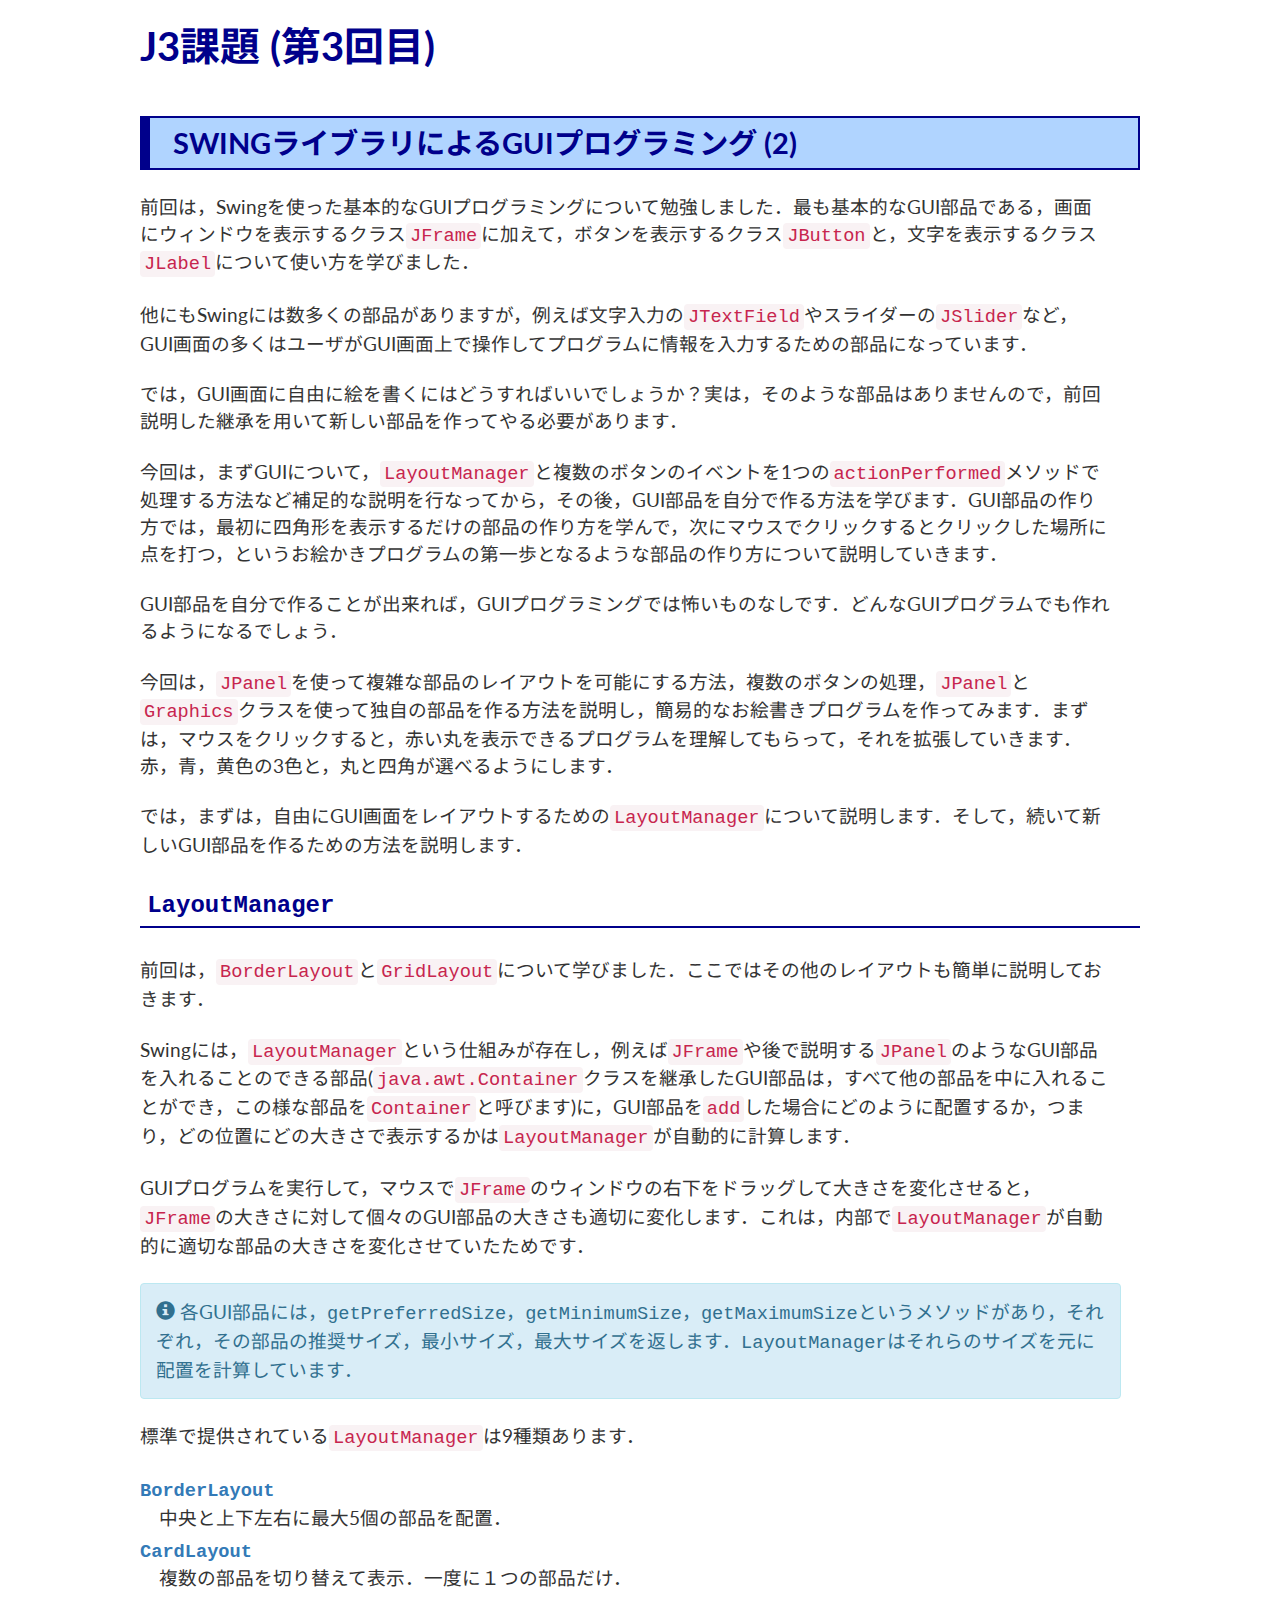
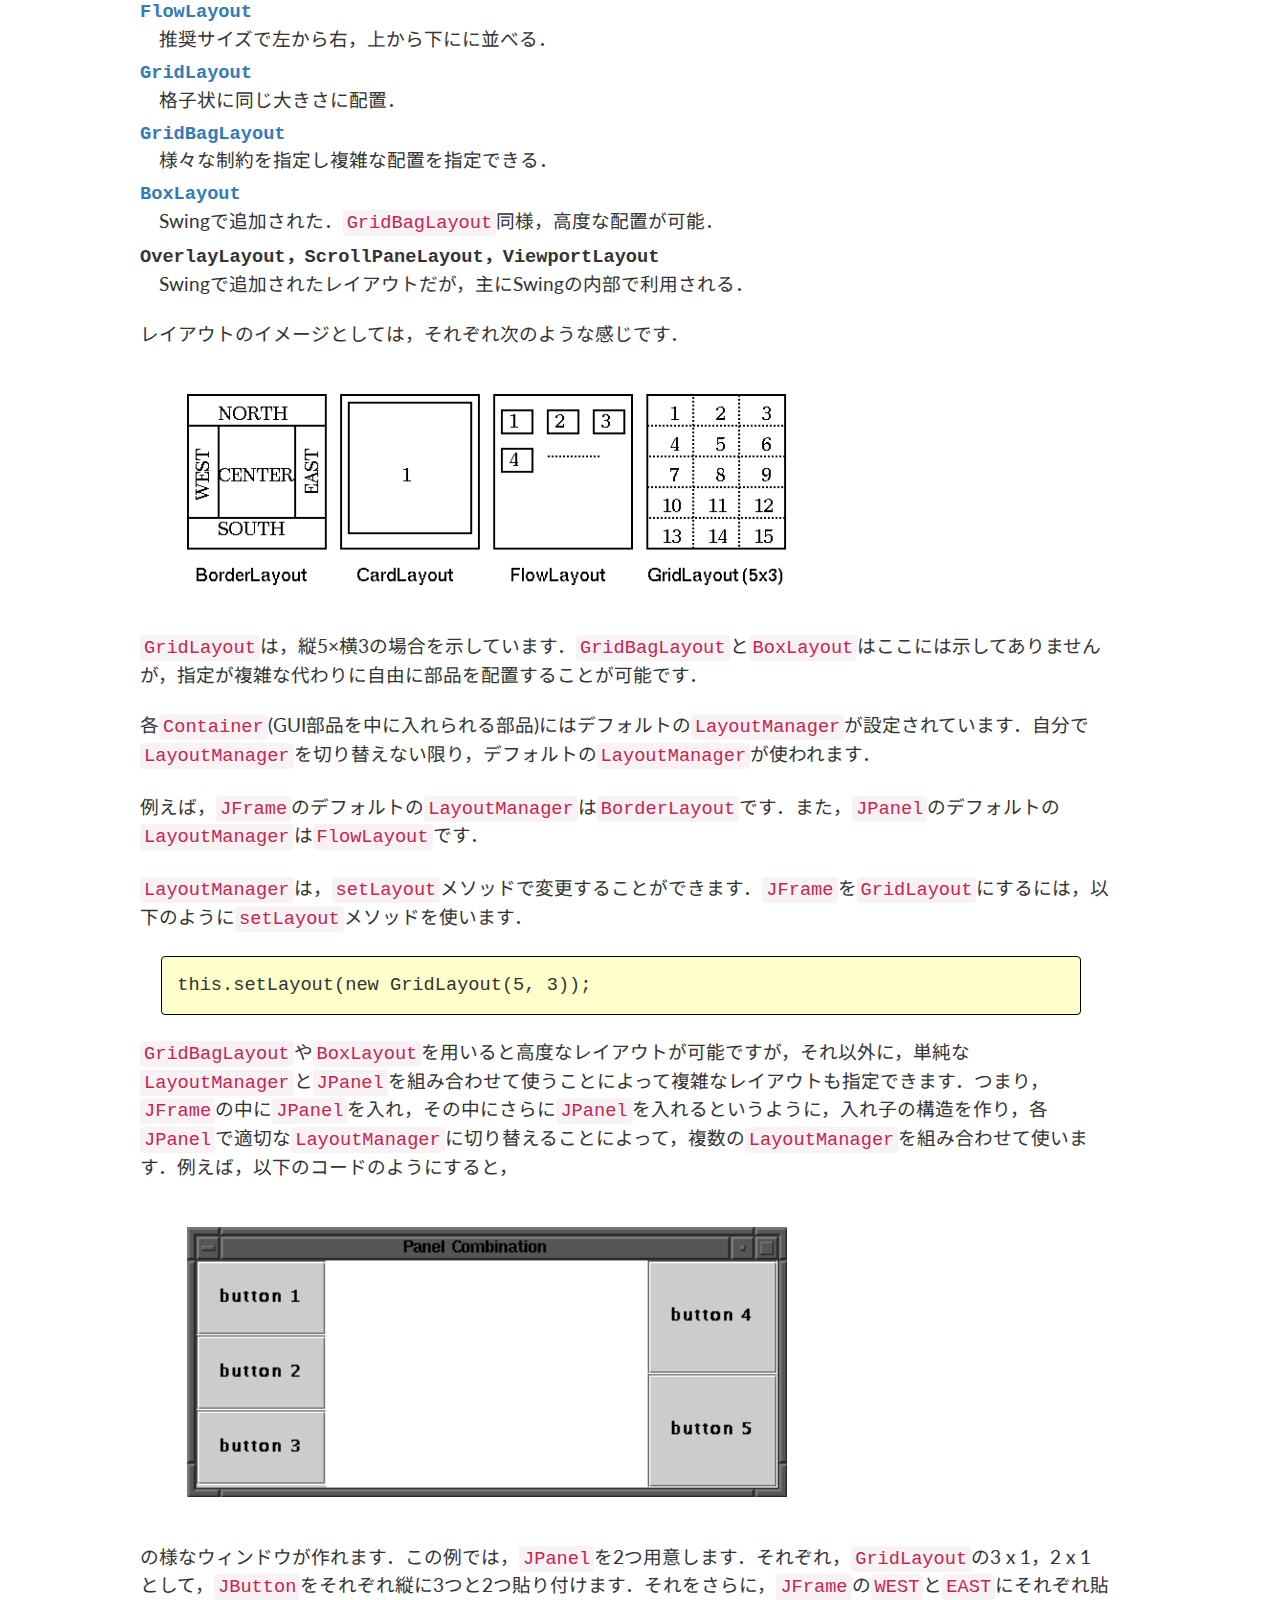
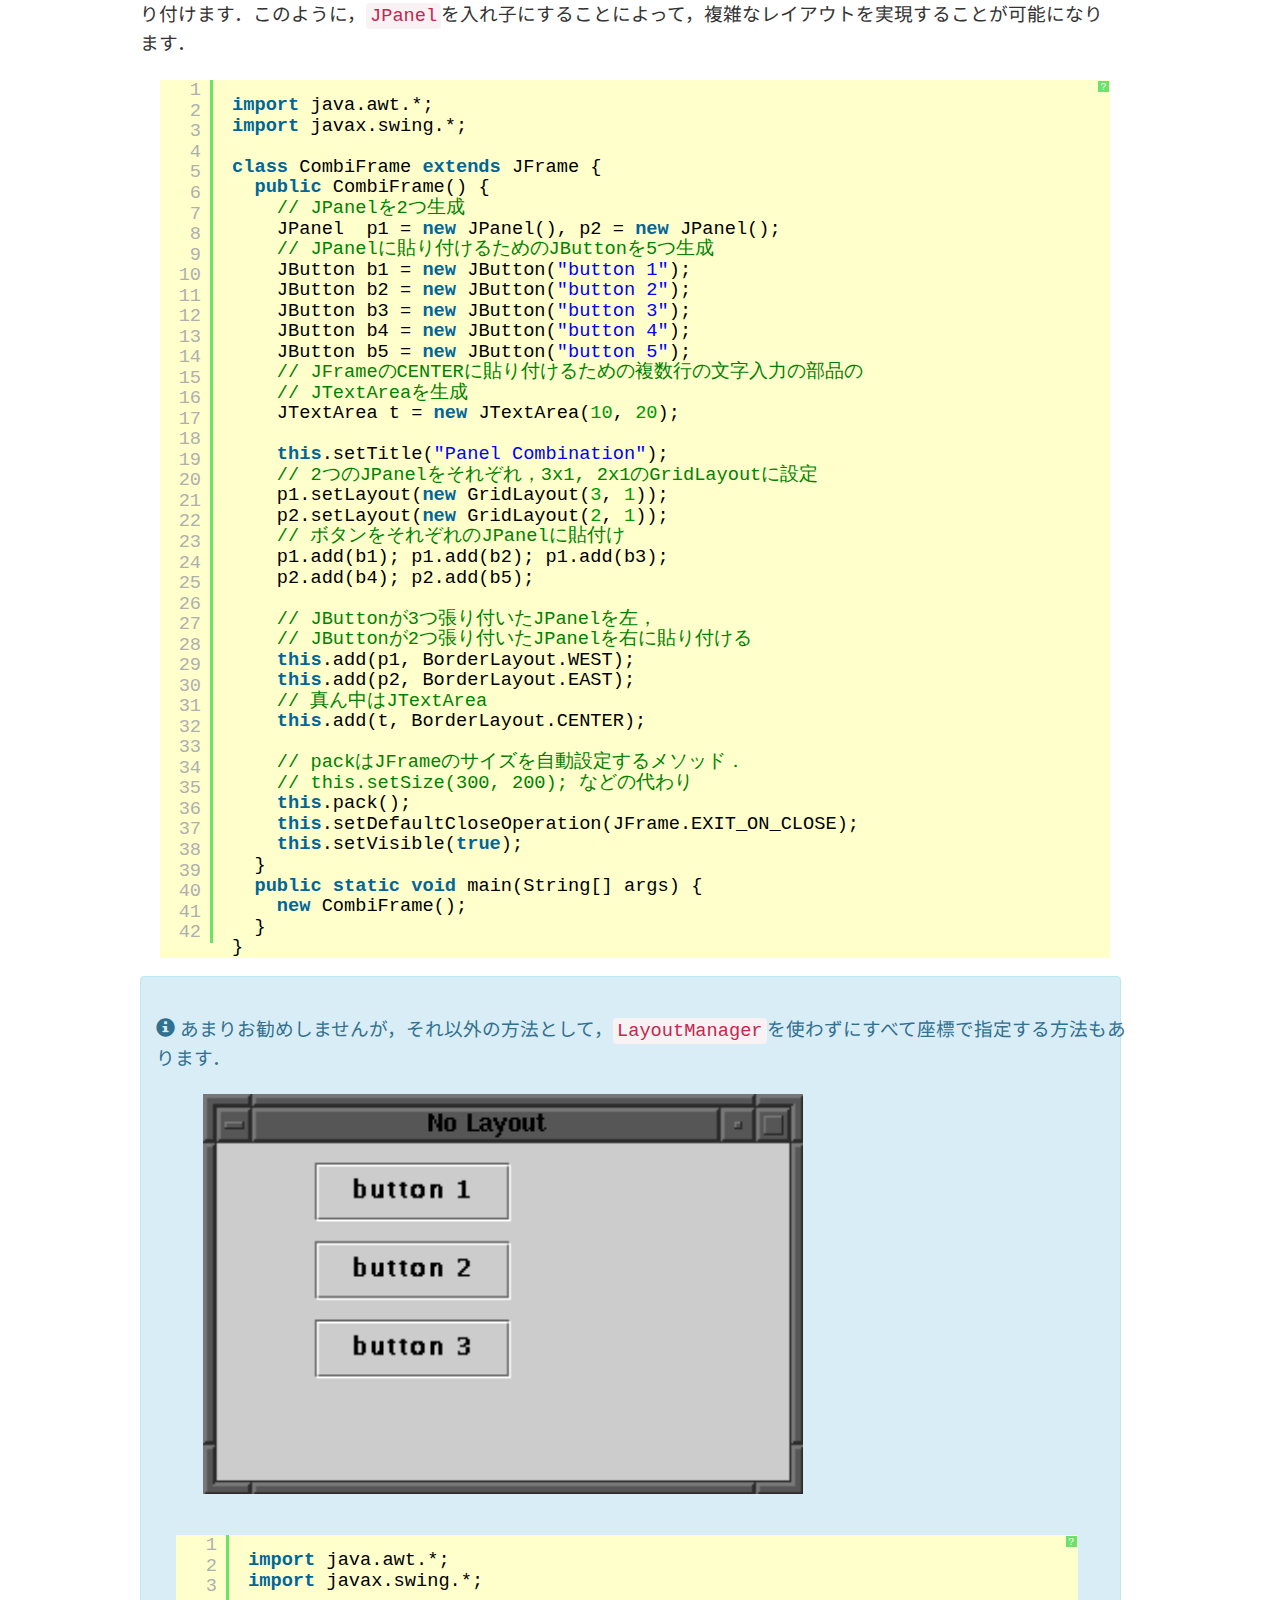
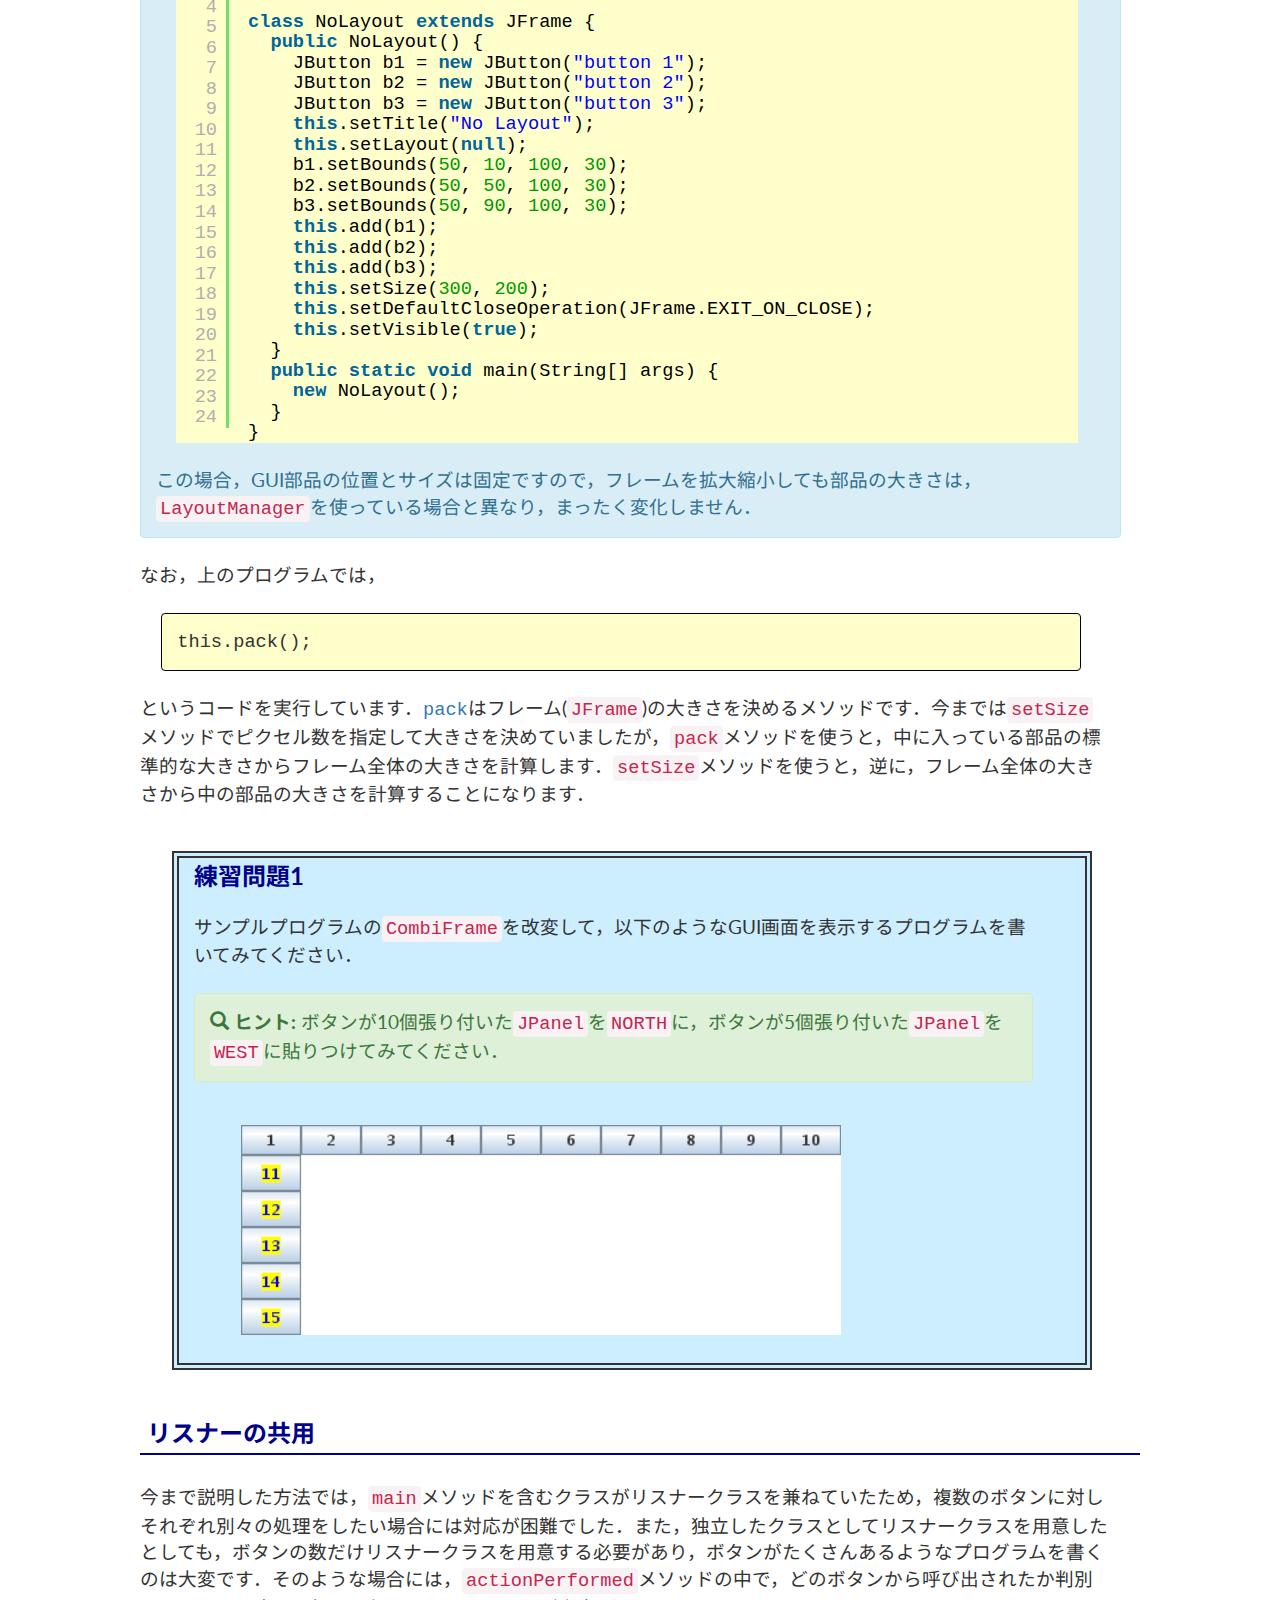
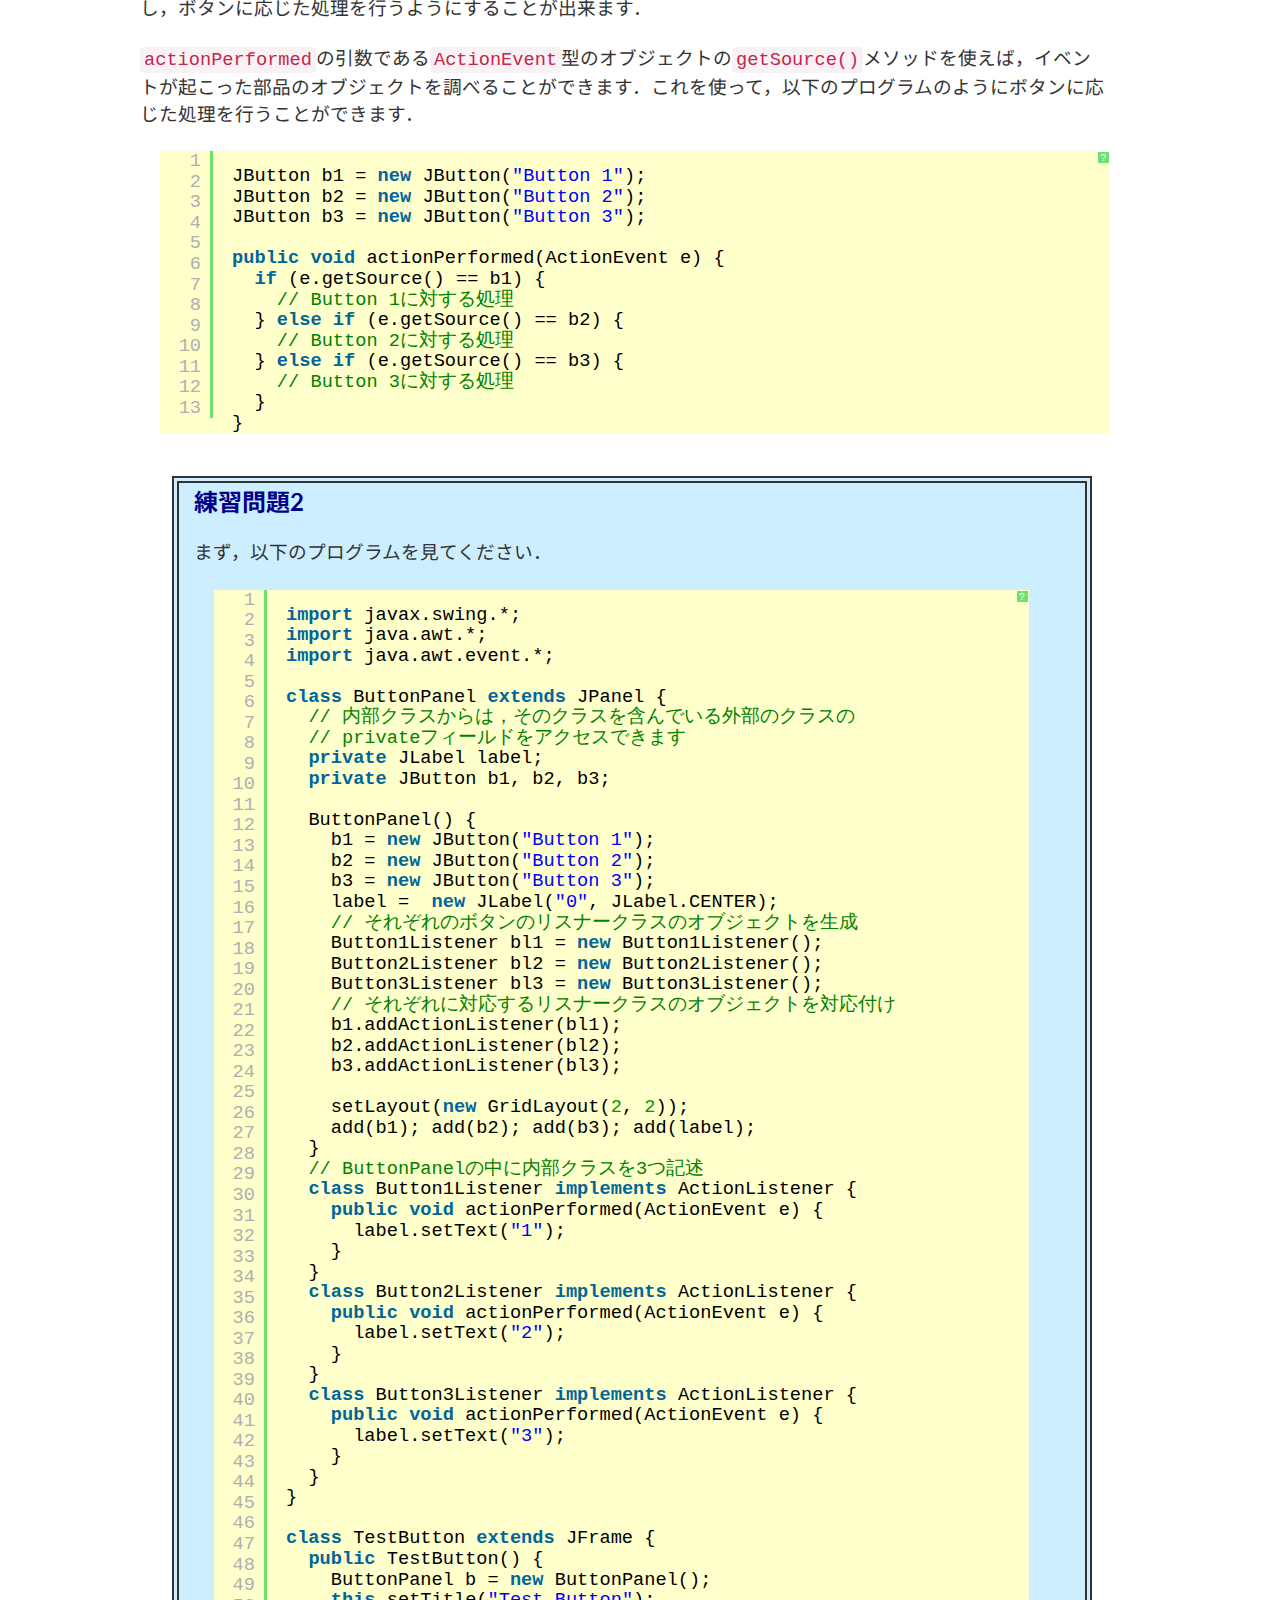
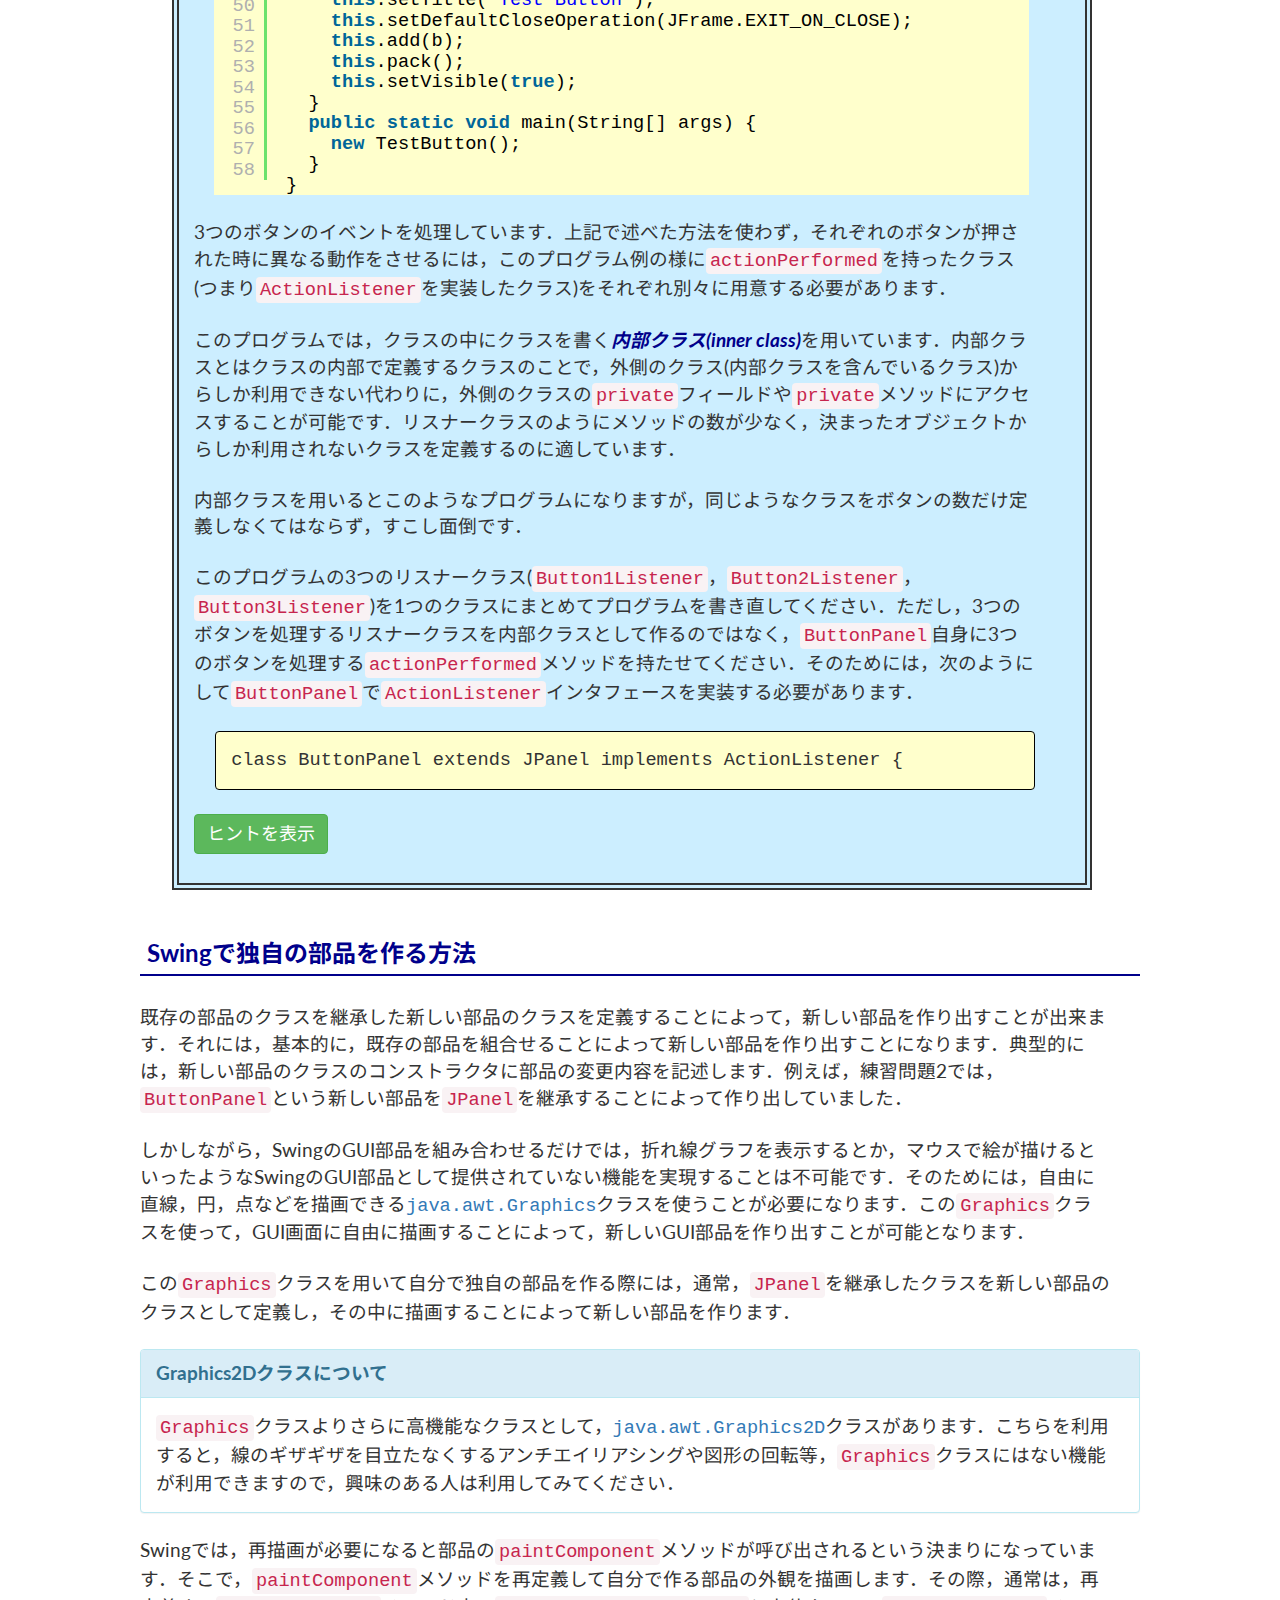
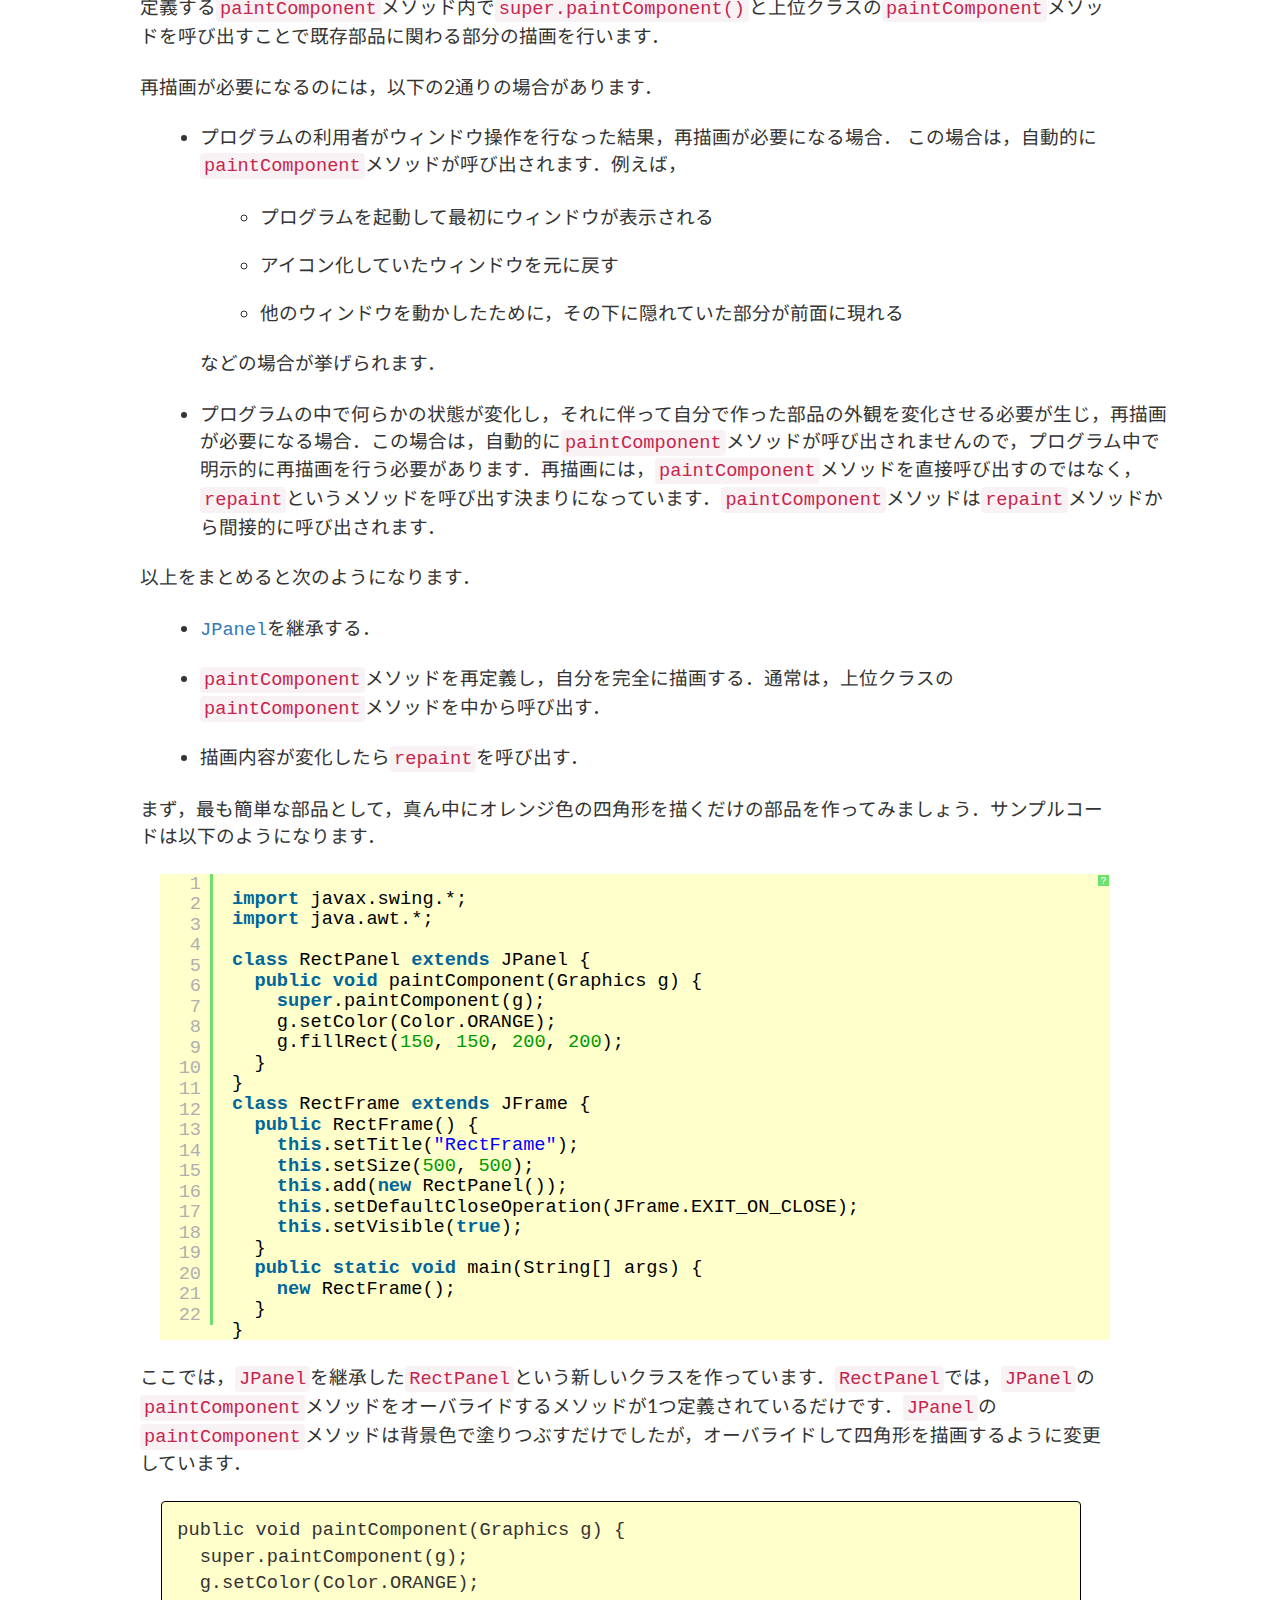
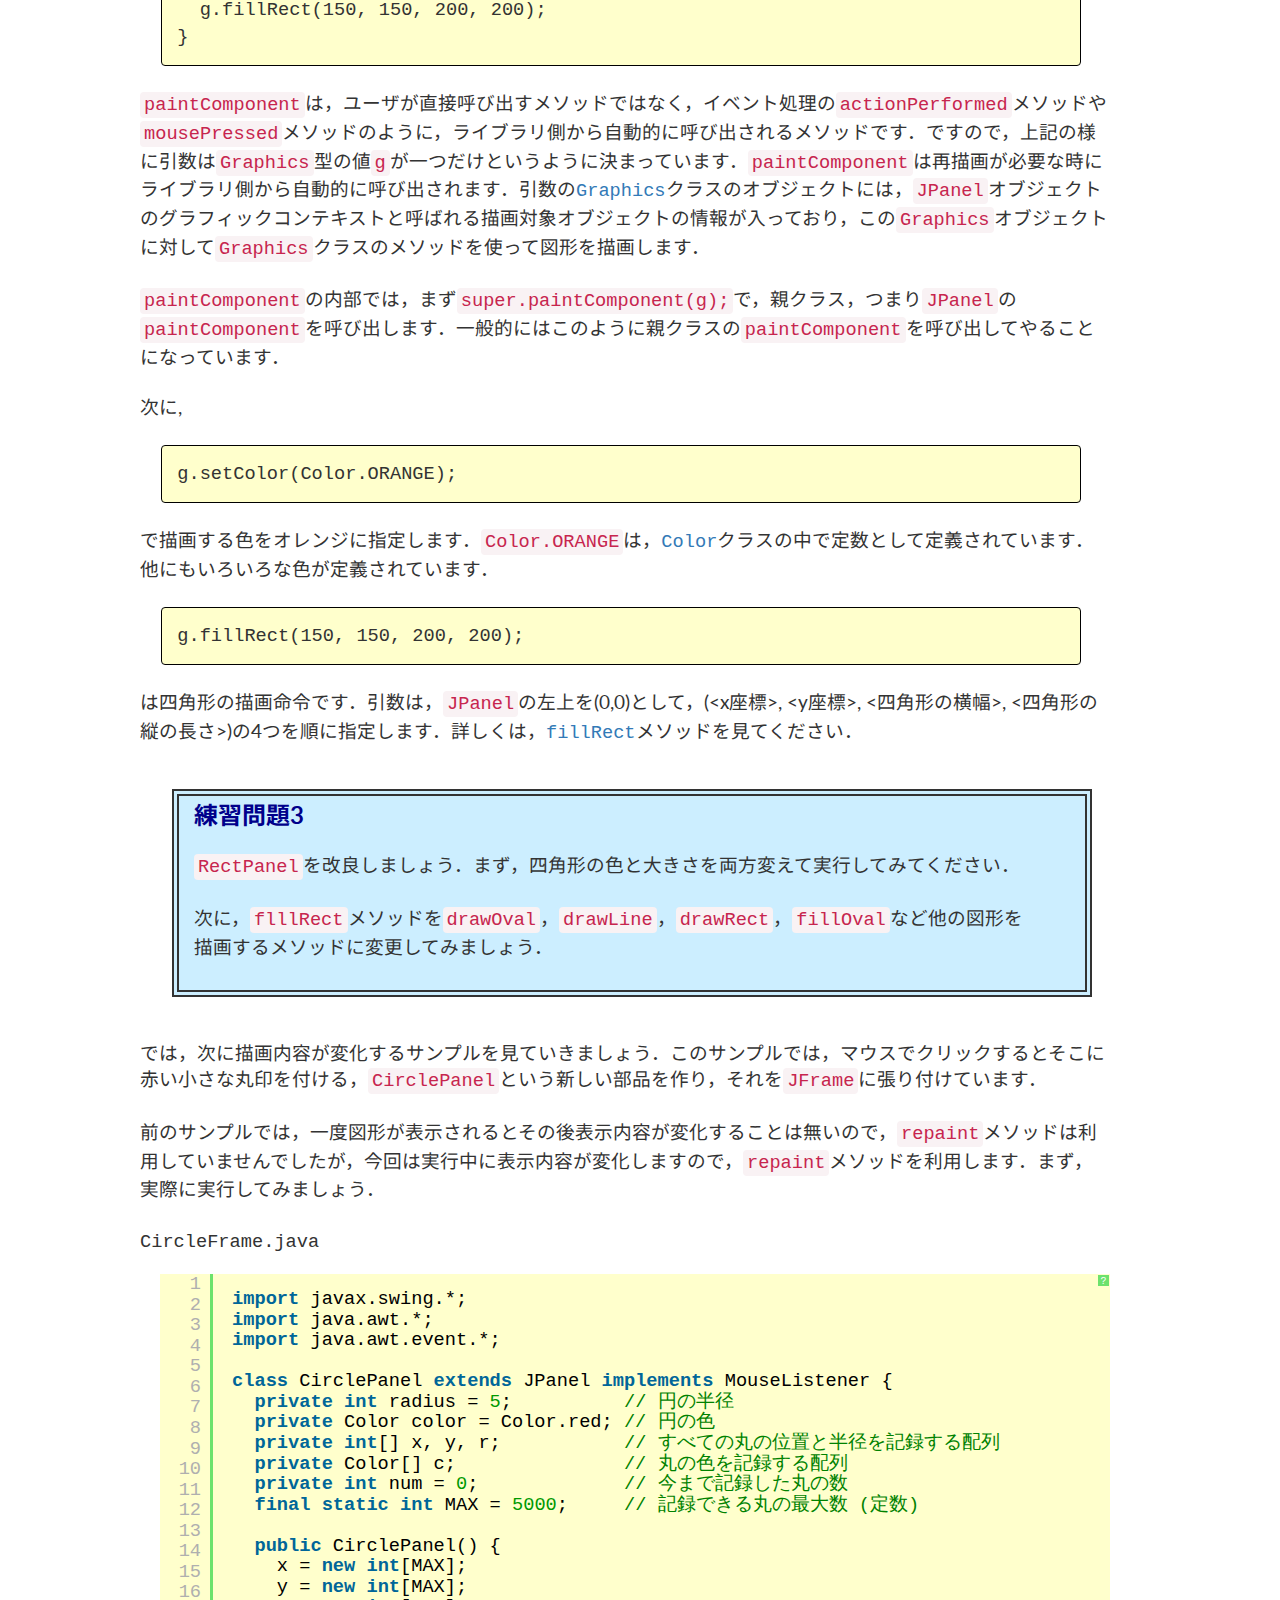
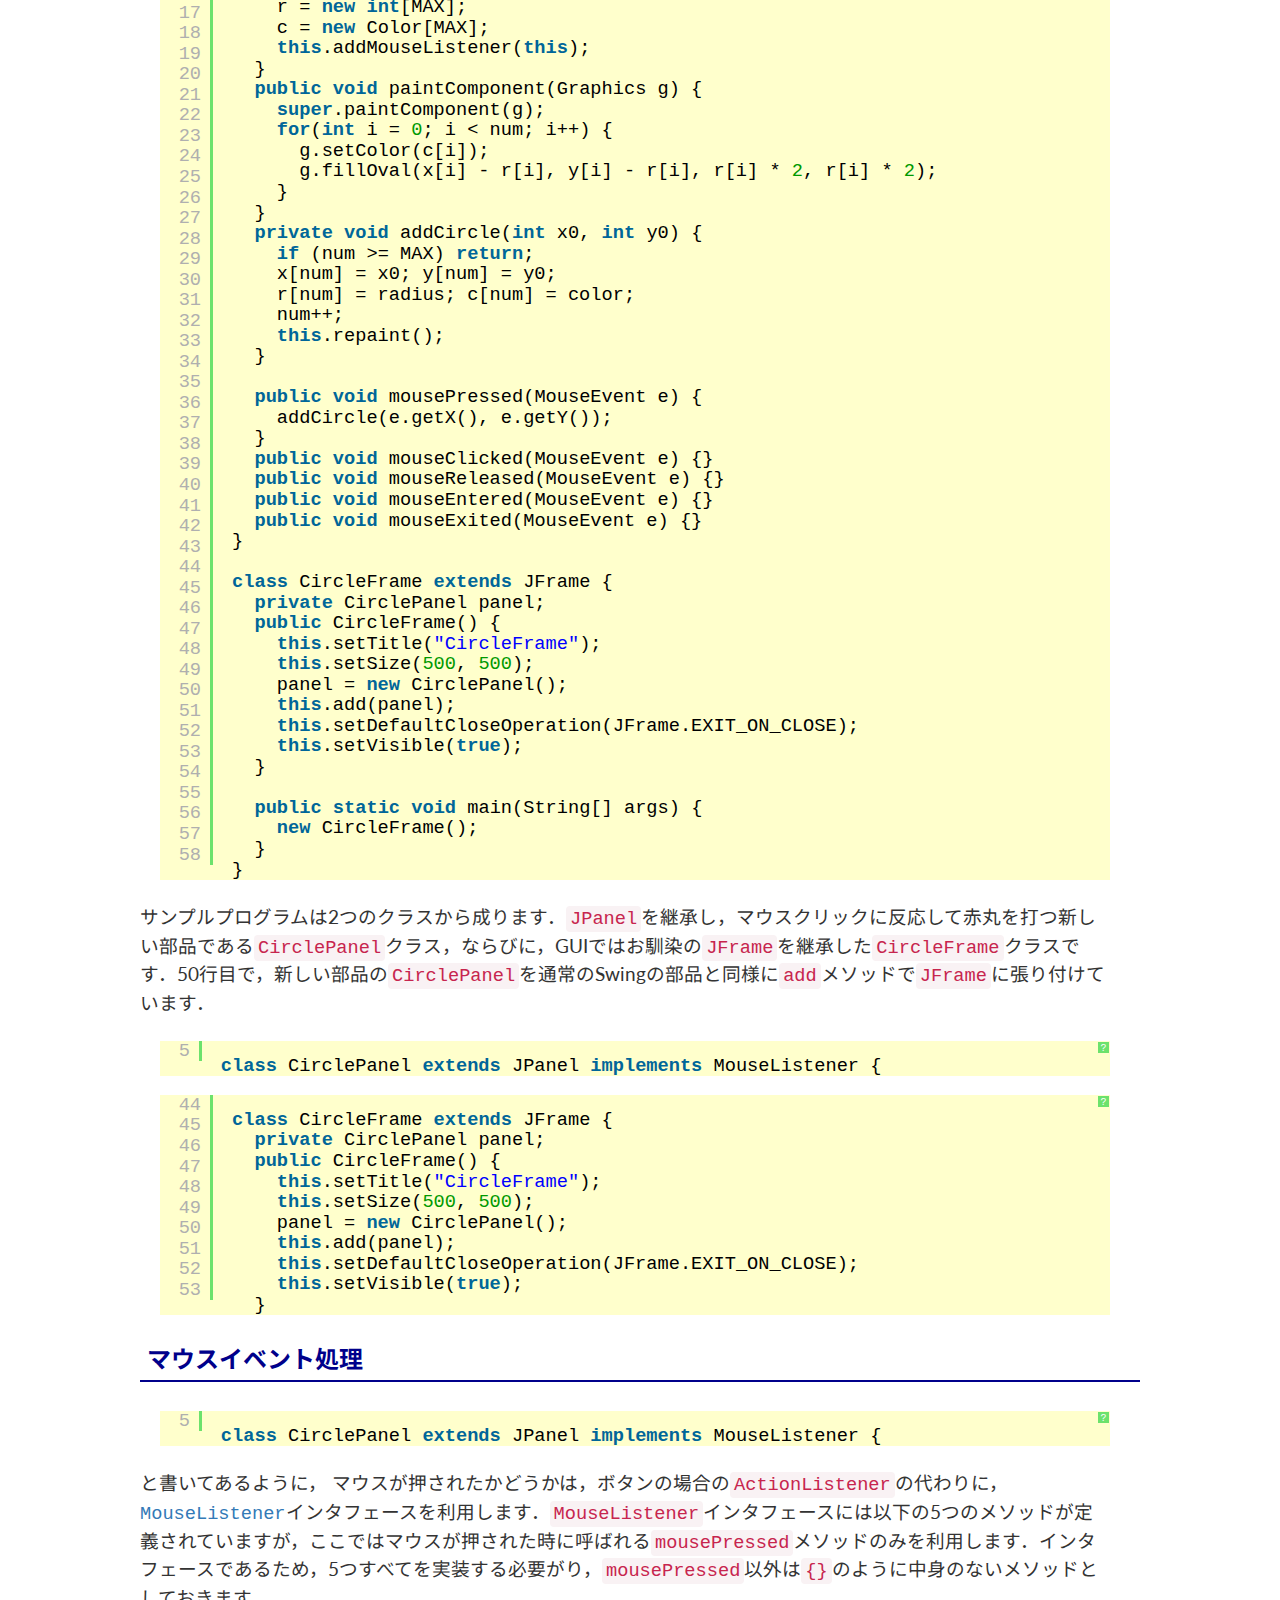
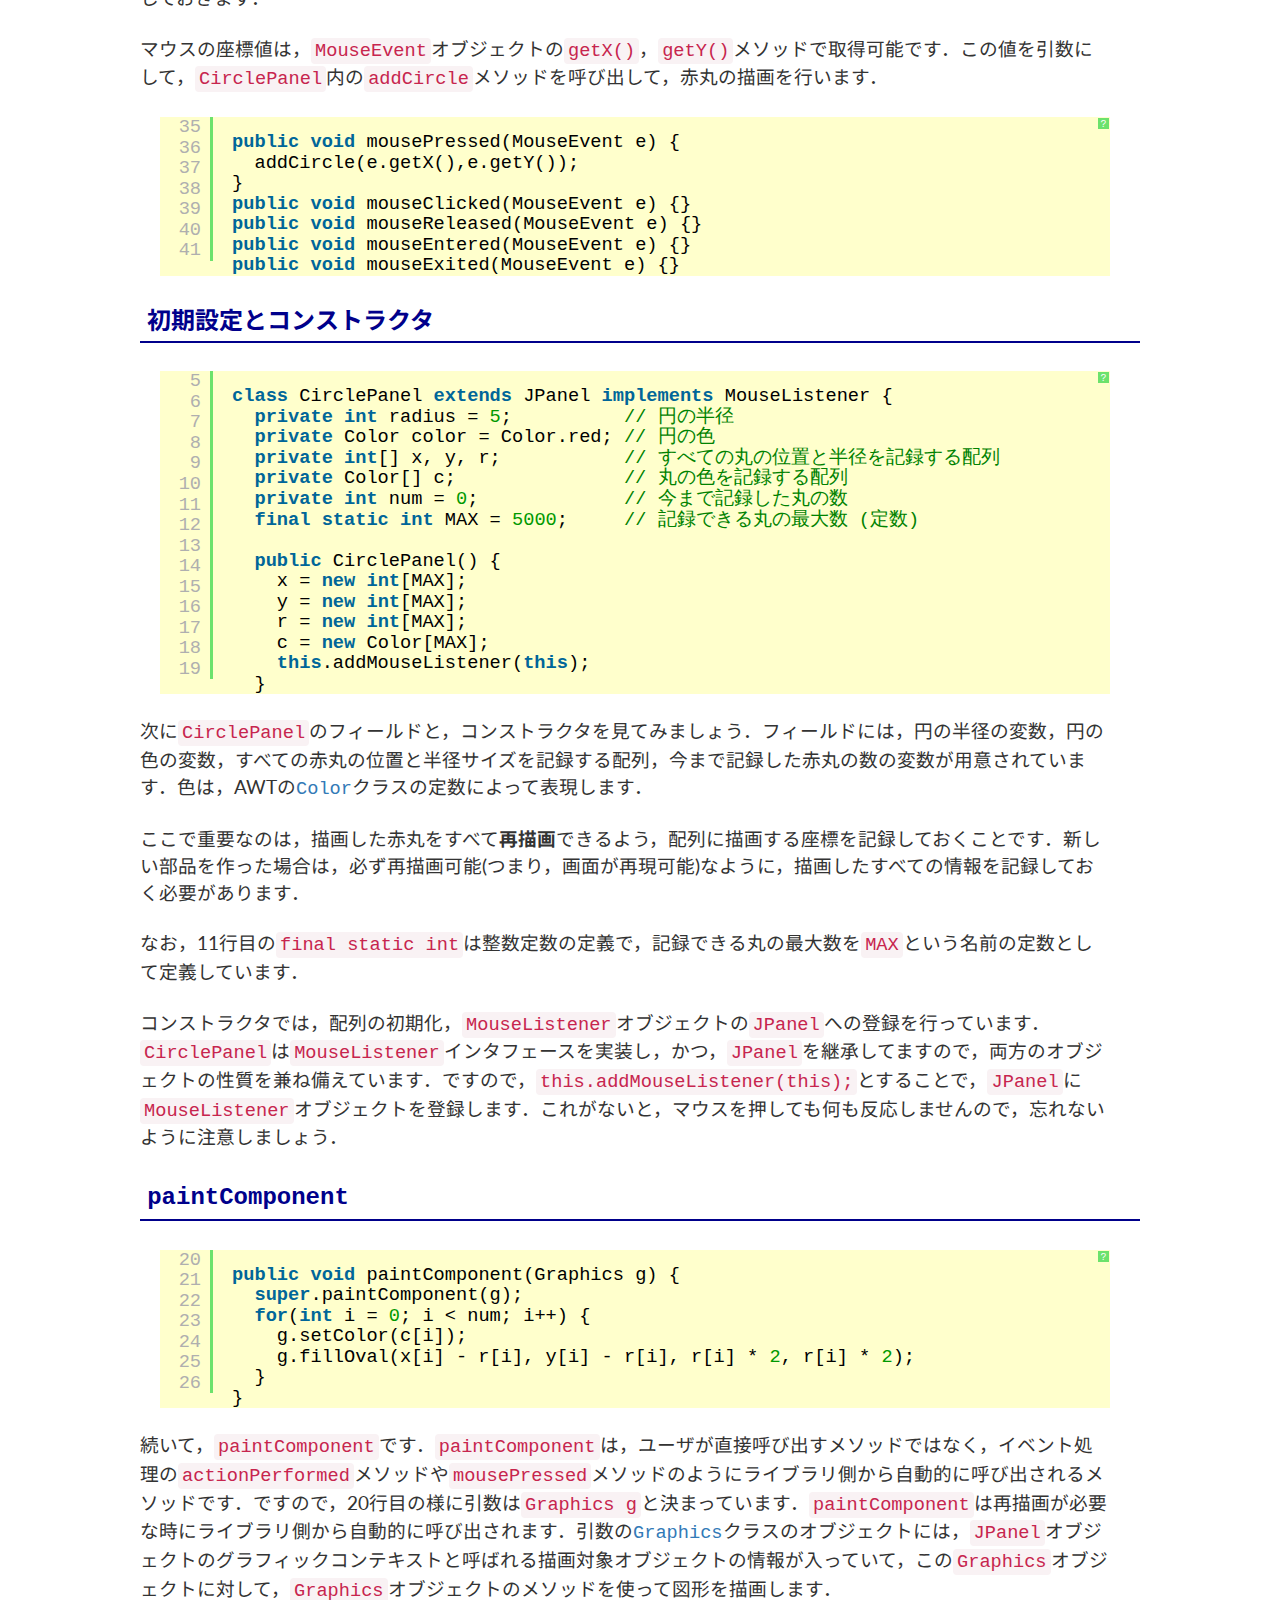
<file: text/3.html>
<!DOCTYPE HTML PUBLIC "-//W3C//DTD HTML//EN">
<html> <head>
<!-- (C)2012 K.Yanai (UEC) -->
<meta name="robots" content="noindex,nofellow">
<meta HTTP-EQUIV="Content-Type" CONTENT="text/html; CHARSET=UTF-8">
<link href="https://fonts.googleapis.com/css?family=Lato:400,700|Noto+Sans+JP:400,700" rel="stylesheet">
<link href="https://maxcdn.bootstrapcdn.com/bootstrap/3.3.1/css/bootstrap.min.css" rel="stylesheet">
<link rel="stylesheet" href="../oop-new.css" type="text/css">

<script type="text/javascript" src="../ans.js"></script>

<script type="text/javascript" src="js/shCore.js"></script>
<script type="text/javascript" src="js/shBrushJava.js"></script>
<script type="text/javascript" src="js/shBrushCpp.js"></script>
<link href="css/shCore.css" rel="stylesheet" type="text/css" />
<link href="css/shCoreDefault2.css" rel="stylesheet" type="text/css" />
<link href="css/shThemeDefault2.css" rel="stylesheet" type="text/css" />
<script type="text/javascript">
     SyntaxHighlighter.all()
</script>

<title>J3課題 第3回目</title>
</head>

<body>
<h1>J3課題 (第3回目)</h1>
<script src="https://ajax.googleapis.com/ajax/libs/jquery/1.11.1/jquery.min.js"></script>
<script src="https://maxcdn.bootstrapcdn.com/bootstrap/3.3.1/js/bootstrap.min.js"></script>


<h2>SWINGライブラリによるGUIプログラミング (2)</h2>

<p>
前回は，Swingを使った基本的なGUIプログラミングについて勉強しました．最も基本的なGUI部品である，画面にウィンドウを表示するクラス<code>JFrame</code>に加えて，ボタンを表示するクラス<code>JButton</code>と，文字を表示するクラス<code>JLabel</code>について使い方を学びました．
</p>

<p>
他にもSwingには数多くの部品がありますが，例えば文字入力の<code>JTextField</code>やスライダーの<code>JSlider</code>など，GUI画面の多くはユーザがGUI画面上で操作してプログラムに情報を入力するための部品になっています．
</p>

<p>
では，GUI画面に自由に絵を書くにはどうすればいいでしょうか？実は，そのような部品はありませんので，前回説明した継承を用いて新しい部品を作ってやる必要があります．
</p>

<p>
今回は，まずGUIについて，<code>LayoutManager</code>と複数のボタンのイベントを1つの<code>actionPerformed</code>メソッドで処理する方法など補足的な説明を行なってから，その後，GUI部品を自分で作る方法を学びます．GUI部品の作り方では，最初に四角形を表示するだけの部品の作り方を学んで，次にマウスでクリックするとクリックした場所に点を打つ，というお絵かきプログラムの第一歩となるような部品の作り方について説明していきます．
</p>

<p>
GUI部品を自分で作ることが出来れば，GUIプログラミングでは怖いものなしです．どんなGUIプログラムでも作れるようになるでしょう．
</p>

<!--<H2>SWING応用編 （簡易ドローエディタの作成）</H2>-->
<p>
今回は，<code>JPanel</code>を使って複雑な部品のレイアウトを可能にする方法，複数のボタンの処理，<code>JPanel</code>と<code>Graphics</code>クラスを使って独自の部品を作る方法を説明し，簡易的なお絵書きプログラムを作ってみます．まずは，マウスをクリックすると，赤い丸を表示できるプログラムを理解してもらって，それを拡張していきます．赤，青，黄色の3色と，丸と四角が選べるようにします．
</p>

<p>
では，まずは，自由にGUI画面をレイアウトするための<code>LayoutManager</code>について説明します．そして，続いて新しいGUI部品を作るための方法を説明します．
</p>

<h3><tt>LayoutManager</tt></h3>

<p>
前回は，<code>BorderLayout</code>と<code>GridLayout</code>について学びました．ここではその他のレイアウトも簡単に説明しておきます．
</p>

<p>
Swingには，<code>LayoutManager</code>という仕組みが存在し，例えば<code>JFrame</code>や後で説明する<code>JPanel</code>のようなGUI部品を入れることのできる部品(<code>java.awt.Container</code>クラスを継承したGUI部品は，すべて他の部品を中に入れることができ，この様な部品を<code>Container</code>と呼びます)に，GUI部品を<code>add</code>した場合にどのように配置するか，つまり，どの位置にどの大きさで表示するかは<code>LayoutManager</code>が自動的に計算します．
</p>

<p>
GUIプログラムを実行して，マウスで<code>JFrame</code>のウィンドウの右下をドラッグして大きさを変化させると，<code>JFrame</code>の大きさに対して個々のGUI部品の大きさも適切に変化します．これは，内部で<code>LayoutManager</code>が自動的に適切な部品の大きさを変化させていたためです．
</p>

<div class="alert alert-info" role="alert">
  <span class="glyphicon glyphicon-info-sign" aria-hidden="true"></span>
  <span class="sr-only">Tips:</span>
各GUI部品には，<tt>getPreferredSize</tt>，<tt>getMinimumSize</tt>，<tt>getMaximumSize</tt>というメソッドがあり，それぞれ，その部品の推奨サイズ，最小サイズ，最大サイズを返します．<tt>LayoutManager</tt>はそれらのサイズを元に配置を計算しています．
</div>

<p>
標準で提供されている<code>LayoutManager</code>は9種類あります．
</p>

<dl>
  <dt><a href="http://docs.oracle.com/javase/jp/8/docs/api/java/awt/BorderLayout.html"><tt>BorderLayout</tt></a></dt><dd>中央と上下左右に最大5個の部品を配置．</dd>
  <dt><a href="http://docs.oracle.com/javase/jp/8/docs/api/java/awt/CardLayout.html"><tt>CardLayout</tt></a></dt><dd>複数の部品を切り替えて表示．一度に１つの部品だけ．</dd>
  <dt><a href="http://docs.oracle.com/javase/jp/8/docs/api/java/awt/FlowLayout.html"><tt>FlowLayout</tt></a></dt><dd>推奨サイズで左から右，上から下にに並べる．</dd>
  <dt><a href="http://docs.oracle.com/javase/jp/8/docs/api/java/awt/GridLayout.html"><tt>GridLayout</tt></a></dt><dd>格子状に同じ大きさに配置．</dd>
  <dt><a href="http://docs.oracle.com/javase/jp/8/docs/api/java/awt/GridBagLayout.html"><tt>GridBagLayout</tt></a></dt><dd>様々な制約を指定し複雑な配置を指定できる．</dd>
  <dt><a href="http://docs.oracle.com/javase/jp/8/docs/api/javax/swing/BoxLayout.html"><tt>BoxLayout</tt></a></dt><dd>Swingで追加された．<code>GridBagLayout</code>同様，高度な配置が可能．</dd>
  <dt><tt>OverlayLayout</tt>，<tt>ScrollPaneLayout</tt>，<tt>ViewportLayout</tt></dt><dd>Swingで追加されたレイアウトだが，主にSwingの内部で利用される．</dd>
</dl>

<p>
レイアウトのイメージとしては，それぞれ次のような感じです．
</p>

<img src="layout2.gif" width=600/>

<p>
<code>GridLayout</code>は，縦5×横3の場合を示しています．<code>GridBagLayout</code>と<code>BoxLayout</code>はここには示してありませんが，指定が複雑な代わりに自由に部品を配置することが可能です．
</p>

<p>
各<code>Container</code>(GUI部品を中に入れられる部品)にはデフォルトの<code>LayoutManager</code>が設定されています．自分で<code>LayoutManager</code>を切り替えない限り，デフォルトの<code>LayoutManager</code>が使われます．
</p>

<p>
例えば，<code>JFrame</code>のデフォルトの<code>LayoutManager</code>は<code>BorderLayout</code>です．また，<code>JPanel</code>のデフォルトの<code>LayoutManager</code>は<code>FlowLayout</code>です．
</p>

<p>
<code>LayoutManager</code>は，<code>setLayout</code>メソッドで変更することができます．<code>JFrame</code>を<code>GridLayout</code>にするには，以下のように<code>setLayout</code>メソッドを使います．
</p>

<pre class="ref">
this.setLayout(new GridLayout(5, 3));
</pre>

<p>
<code>GridBagLayout</code>や<code>BoxLayout</code>を用いると高度なレイアウトが可能ですが，それ以外に，単純な<code>LayoutManager</code>と<code>JPanel</code>を組み合わせて使うことによって複雑なレイアウトも指定できます．つまり，<code>JFrame</code>の中に<code>JPanel</code>を入れ，その中にさらに<code>JPanel</code>を入れるというように，入れ子の構造を作り，各<code>JPanel</code>で適切な<code>LayoutManager</code>に切り替えることによって，複数の<code>LayoutManager</code>を組み合わせて使います．例えば，以下のコードのようにすると，
</p>

<img src="PanelCombi.gif" width=600/>

<p>
の様なウィンドウが作れます．この例では，<code>JPanel</code>を2つ用意します．それぞれ，<code>GridLayout</code>の3 x 1，2 x 1として，<code>JButton</code>をそれぞれ縦に3つと2つ貼り付けます．それをさらに，<code>JFrame</code>の<code>WEST</code>と<code>EAST</code>にそれぞれ貼り付けます．このように，<code>JPanel</code>を入れ子にすることによって，複雑なレイアウトを実現することが可能になります．
</p>

<pre class="brush: java">
import java.awt.*;
import javax.swing.*;

class CombiFrame extends JFrame {
  public CombiFrame() {
    // JPanelを2つ生成
    JPanel  p1 = new JPanel(), p2 = new JPanel();
    // JPanelに貼り付けるためのJButtonを5つ生成
    JButton b1 = new JButton("button 1");
    JButton b2 = new JButton("button 2");
    JButton b3 = new JButton("button 3");
    JButton b4 = new JButton("button 4");
    JButton b5 = new JButton("button 5");
    // JFrameのCENTERに貼り付けるための複数行の文字入力の部品の
    // JTextAreaを生成
    JTextArea t = new JTextArea(10, 20);

    this.setTitle("Panel Combination");
    // 2つのJPanelをそれぞれ，3x1, 2x1のGridLayoutに設定
    p1.setLayout(new GridLayout(3, 1));
    p2.setLayout(new GridLayout(2, 1));
    // ボタンをそれぞれのJPanelに貼付け
    p1.add(b1); p1.add(b2); p1.add(b3);
    p2.add(b4); p2.add(b5);
    
    // JButtonが3つ張り付いたJPanelを左，
    // JButtonが2つ張り付いたJPanelを右に貼り付ける
    this.add(p1, BorderLayout.WEST);
    this.add(p2, BorderLayout.EAST);
    // 真ん中はJTextArea
    this.add(t, BorderLayout.CENTER);

    // packはJFrameのサイズを自動設定するメソッド．
    // this.setSize(300, 200); などの代わり
    this.pack(); 
    this.setDefaultCloseOperation(JFrame.EXIT_ON_CLOSE);
    this.setVisible(true);
  }
  public static void main(String[] args) {
    new CombiFrame();
  }
}
</pre>

<div class="alert alert-info" role="alert">
  <p><span class="glyphicon glyphicon-info-sign" aria-hidden="true"></span>
  <span class="sr-only">Tips:</span>
  あまりお勧めしませんが，それ以外の方法として，<code>LayoutManager</code>を使わずにすべて座標で指定する方法もあります．
  </p>

<img src="NoLayout.gif" width=600/>

<pre class="brush: java">
import java.awt.*;
import javax.swing.*;

class NoLayout extends JFrame {
  public NoLayout() {
    JButton b1 = new JButton("button 1");
    JButton b2 = new JButton("button 2");
    JButton b3 = new JButton("button 3");
    this.setTitle("No Layout"); 
    this.setLayout(null);
    b1.setBounds(50, 10, 100, 30);
    b2.setBounds(50, 50, 100, 30);
    b3.setBounds(50, 90, 100, 30);
    this.add(b1);
    this.add(b2);
    this.add(b3);
    this.setSize(300, 200);
    this.setDefaultCloseOperation(JFrame.EXIT_ON_CLOSE);
    this.setVisible(true);
  }
  public static void main(String[] args) {
    new NoLayout();
  }
}
</pre>

<p>
この場合，GUI部品の位置とサイズは固定ですので，フレームを拡大縮小しても部品の大きさは，<code>LayoutManager</code>を使っている場合と異なり，まったく変化しません．
</p>
</div>

<p>
なお，上のプログラムでは，
</p>  

<pre class=ref>
this.pack();
</pre>

<p>
というコードを実行しています．<a href="https://docs.oracle.com/javase/jp/8/docs/api/java/awt/Window.html#pack--"><tt>pack</tt></a>はフレーム(<code>JFrame</code>)の大きさを決めるメソッドです．今までは<code>setSize</code>メソッドでピクセル数を指定して大きさを決めていましたが，<code>pack</code>メソッドを使うと，中に入っている部品の標準的な大きさからフレーム全体の大きさを計算します．<code>setSize</code>メソッドを使うと，逆に，フレーム全体の大きさから中の部品の大きさを計算することになります．
</p>

<div class=rep>
<h1>練習問題1</h1>
<p>
サンプルプログラムの<code>CombiFrame</code>を改変して，以下のようなGUI画面を表示するプログラムを書いてみてください．
</p>

<div class="alert alert-success" role="alert">
  <span class="glyphicon glyphicon-search" aria-hidden="true"></span>
  <b>ヒント:</b> ボタンが10個張り付いた<code>JPanel</code>を<code>NORTH</code>に，ボタンが5個張り付いた<code>JPanel</code>を<code>WEST</code>に貼りつけてみてください．
</div>

<img src="panelcombi2.png" width=600/>

</div>

<!--
<H3>無名クラス</H3>
<p>
1つのボタンにいちいち1つずつクラスを作っていては面倒です．
そこで，「無名クラス（もしくは匿名クラス）」という，クラス名を持たない
クラスを宣言することが出来ます．
前述のHelloButtonを無名クラスを使って書き換えると次のようになります．
</p>

<pre class="brush: java">
import javax.swing.*;
import java.awt.*;
import java.awt.event.*;

class HelloButton2 {
  public static void main(String[] args) {
    JFrame f = new JFrame("Test");
    JButton b = new JButton("Hello");

    b.addActionListener(new ActionListener(){
      public void actionPerformed(ActionEvent ev) {
        System.out.println("Hello");
      }
    });
    f.add(b,BorderLayout.SOUTH);
    f.setSize(300,200);
    f.setDefaultCloseOperation(JFrame.EXIT_ON_CLOSE);
    f.setVisible(true);
  }
}
</pre>
<p>
つまり，無名クラスは，</p>
<pre class=ref>
継承する親のクラス名またはインタフェース名 (){
  メソッド定義
}
</pre>
<p>
です．これはオブジェクトですから，次の様に親クラスの型の変数に代入する
ことももちろん出来ます．</p>

<pre class=ref>
ActionListener al = new ActionListener(){
  public void actionPerformed(ActionEvent e){
    System.out.println("push!!");
  }
};
button1.addActionListener(al);
button2.addActionListener(al);
</pre>
<p>
何でもかんでもこれで済ませてしまうのは，プログラムが読みにくくなるので，
やめた方がいいですが，上記の例のように単純な処理しかしない場合は簡潔に
書けるので便利です．</p>-->

<H3>リスナーの共用</H3>
<p>
今まで説明した方法では，<code>main</code>メソッドを含むクラスがリスナークラスを兼ねていたため，複数のボタンに対しそれぞれ別々の処理をしたい場合には対応が困難でした．また，独立したクラスとしてリスナークラスを用意したとしても，ボタンの数だけリスナークラスを用意する必要があり，ボタンがたくさんあるようなプログラムを書くのは大変です．そのような場合には，<code>actionPerformed</code>メソッドの中で，どのボタンから呼び出されたか判別し，ボタンに応じた処理を行うようにすることが出来ます．
</p>

<p>
<code>actionPerformed</code>の引数である<code>ActionEvent</code>型のオブジェクトの<code>getSource()</code>メソッドを使えば，イベントが起こった部品のオブジェクトを調べることができます．これを使って，以下のプログラムのようにボタンに応じた処理を行うことができます．
<!--(<a href="TestButton2.java.txt">プログラム例</a>)-->
</p>

<pre class="brush: java">
JButton b1 = new JButton("Button 1");
JButton b2 = new JButton("Button 2");
JButton b3 = new JButton("Button 3");

public void actionPerformed(ActionEvent e) {
  if (e.getSource() == b1) {
    // Button 1に対する処理
  } else if (e.getSource() == b2) {
    // Button 2に対する処理
  } else if (e.getSource() == b3) {
    // Button 3に対する処理
  }
}
</pre>

<div class="rep">
<h1>練習問題2</h1>
<p>
まず，以下のプログラムを見てください．
</p>

<pre class="brush: java;">
import javax.swing.*;
import java.awt.*;
import java.awt.event.*;

class ButtonPanel extends JPanel {
  // 内部クラスからは，そのクラスを含んでいる外部のクラスの
  // privateフィールドをアクセスできます
  private JLabel label; 
  private JButton b1, b2, b3;

  ButtonPanel() {
    b1 = new JButton("Button 1");
    b2 = new JButton("Button 2");
    b3 = new JButton("Button 3");
    label =  new JLabel("0", JLabel.CENTER);
    // それぞれのボタンのリスナークラスのオブジェクトを生成
    Button1Listener bl1 = new Button1Listener();
    Button2Listener bl2 = new Button2Listener();
    Button3Listener bl3 = new Button3Listener();
    // それぞれに対応するリスナークラスのオブジェクトを対応付け
    b1.addActionListener(bl1);
    b2.addActionListener(bl2);
    b3.addActionListener(bl3);

    setLayout(new GridLayout(2, 2));
    add(b1); add(b2); add(b3); add(label);
  }
  // ButtonPanelの中に内部クラスを3つ記述
  class Button1Listener implements ActionListener {
    public void actionPerformed(ActionEvent e) {
      label.setText("1");
    }
  }
  class Button2Listener implements ActionListener {
    public void actionPerformed(ActionEvent e) {
      label.setText("2");
    }
  }
  class Button3Listener implements ActionListener {
    public void actionPerformed(ActionEvent e) {
      label.setText("3");
    }
  }
}

class TestButton extends JFrame {
  public TestButton() {
    ButtonPanel b = new ButtonPanel();
    this.setTitle("Test Button");
    this.setDefaultCloseOperation(JFrame.EXIT_ON_CLOSE);
    this.add(b);
    this.pack();
    this.setVisible(true);
  }
  public static void main(String[] args) {
    new TestButton();
  }
}
</pre>

<p>
3つのボタンのイベントを処理しています．上記で述べた方法を使わず，それぞれのボタンが押された時に異なる動作をさせるには，このプログラム例の様に<code>actionPerformed</code>を持ったクラス(つまり<code>ActionListener</code>を実装したクラス)をそれぞれ別々に用意する必要があります．
</p>

<p>
このプログラムでは，クラスの中にクラスを書く<em>内部クラス(inner class)</em>を用いています．内部クラスとはクラスの内部で定義するクラスのことで，外側のクラス(内部クラスを含んでいるクラス)からしか利用できない代わりに，外側のクラスの<code>private</code>フィールドや<code>private</code>メソッドにアクセスすることが可能です．リスナークラスのようにメソッドの数が少なく，決まったオブジェクトからしか利用されないクラスを定義するのに適しています．
</p>

<p>
内部クラスを用いるとこのようなプログラムになりますが，同じようなクラスをボタンの数だけ定義しなくてはならず，すこし面倒です．
</p>

<p>
このプログラムの3つのリスナークラス(<code>Button1Listener</code>，<code>Button2Listener</code>，<code>Button3Listener</code>)を1つのクラスにまとめてプログラムを書き直してください．ただし，3つのボタンを処理するリスナークラスを内部クラスとして作るのではなく，<code>ButtonPanel</code>自身に3つのボタンを処理する<code>actionPerformed</code>メソッドを持たせてください．そのためには，次のようにして<code>ButtonPanel</code>で<code>ActionListener</code>インタフェースを実装する必要があります．
</p>

<pre class="ref">
class ButtonPanel extends JPanel implements ActionListener {
</pre>

<p>
<input class="btn btn-success" type="button" value="ヒントを表示" style="font-size:large;"
onclick="
  if (document.getElementById('hide5').style.display == 'block') {
    document.getElementById('hide5').style.display='none';
  } else {
    document.getElementById('hide5').style.display='block';
  }
"/>
</p>

<div id="hide5" style="display: none;">
<p>
そうすると，
</p>

<pre class="ref">
b1.addActionListener(bl1);
b2.addActionListener(bl2);
b3.addActionListener(bl3);
</pre>

<p>
と
</p>

<pre class="ref">
class Button1Listener implements ActionListener {
  public void actionPerformed(ActionEvent e) {
    label.setText("1");
  }
}
class Button2Listener implements ActionListener {
  public void actionPerformed(ActionEvent e) {
    label.setText("2");
  }
}
class Button3Listener implements ActionListener {
  public void actionPerformed(ActionEvent e) {
    label.setText("3");
  }
}
</pre>

<p>
は，それぞれ
</p>

<pre class="ref">
b1.addActionListener(this);
b2.addActionListener(this);
b3.addActionListener(this);
</pre>

<p>
と
</p>

<pre class="ref">
public void actionPerformed(ActionEvent e) { 
  if (e.getSource() == b1) {
    // Button 1に対する処理
  } else if (e.getSource() == b2) {
    // Button 2に対する処理
  } else if (e.getSource() == b3) {
    // Button 3に対する処理
  }
}
</pre>

<p>
になります．あとは，<code>actionPerformed</code>メソッドの中身を書いてみましょう．
</p>
</div>
</div>


<h3>Swingで独自の部品を作る方法</h3>

<p>
既存の部品のクラスを継承した新しい部品のクラスを定義することによって，新しい部品を作り出すことが出来ます．それには，基本的に，既存の部品を組合せることによって新しい部品を作り出すことになります．典型的には，新しい部品のクラスのコンストラクタに部品の変更内容を記述します．例えば，練習問題2では，<code>ButtonPanel</code>という新しい部品を<code>JPanel</code>を継承することによって作り出していました．
</p>

<p>
しかしながら，SwingのGUI部品を組み合わせるだけでは，折れ線グラフを表示するとか，マウスで絵が描けるといったようなSwingのGUI部品として提供されていない機能を実現することは不可能です．そのためには，自由に直線，円，点などを描画できる<a href="http://docs.oracle.com/javase/jp/8/docs/api/java/awt/Graphics.html"><tt>java.awt.Graphics</tt></a>クラスを使うことが必要になります．この<code>Graphics</code>クラスを使って，GUI画面に自由に描画することによって，新しいGUI部品を作り出すことが可能となります．
</p>

<p>
この<code>Graphics</code>クラスを用いて自分で独自の部品を作る際には，通常，<code>JPanel</code>を継承したクラスを新しい部品のクラスとして定義し，その中に描画することによって新しい部品を作ります．
</p>

<div class="panel panel-info">
<div class="panel-heading"><b>Graphics2Dクラスについて</b></div>
<div class="panel-body">
<code>Graphics</code>クラスよりさらに高機能なクラスとして，<a href="http://docs.oracle.com/javase/jp/8/docs/api/java/awt/Graphics2D.html"><tt>java.awt.Graphics2D</tt></a>クラスがあります．こちらを利用すると，線のギザギザを目立たなくするアンチエイリアシングや図形の回転等，<code>Graphics</code>クラスにはない機能が利用できますので，興味のある人は利用してみてください．
</div>
</div>

<p>
Swingでは，再描画が必要になると部品の<code>paintComponent</code>メソッドが呼び出されるという決まりになっています．そこで，<code>paintComponent</code>メソッドを再定義して自分で作る部品の外観を描画します．その際，通常は，再定義する<code>paintComponent</code>メソッド内で<code>super.paintComponent()</code>と上位クラスの<code>paintComponent</code>メソッドを呼び出すことで既存部品に関わる部分の描画を行います．
<!--(ただし，SwingのGUI部品をaddした
だけの場合は，それぞれの部品のpaintComponentが自動的に呼び出されるので，
再定義は不要．)--> </p>

 <p>
再描画が必要になるのには，以下の2通りの場合があります．
</p>
<ul>
  <li><p>プログラムの利用者がウィンドウ操作を行なった結果，再描画が必要になる場合．      この場合は，自動的に<code>paintComponent</code>メソッドが呼び出されます．例えば，</p>
      <ul>
	<li>プログラムを起動して最初にウィンドウが表示される</li>
	<li>アイコン化していたウィンドウを元に戻す</li>
	<li>他のウィンドウを動かしたために，その下に隠れていた部分が前面に現れる</li>
      </ul>
      <p>などの場合が挙げられます．</p></li>
  <li><p>プログラムの中で何らかの状態が変化し，それに伴って自分で作った部品の外観を変化させる必要が生じ，再描画が必要になる場合．この場合は，自動的に<code>paintComponent</code>メソッドが呼び出されませんので，プログラム中で明示的に再描画を行う必要があります．再描画には，<code>paintComponent</code>メソッドを直接呼び出すのではなく，<code>repaint</code>というメソッドを呼び出す決まりになっています．<code>paintComponent</code>メソッドは<code>repaint</code>メソッドから間接的に呼び出されます．</p>
</ul>

<p>
以上をまとめると次のようになります．
</p>

<ul>
  <li> <a href="http://docs.oracle.com/javase/jp/8/docs/api/javax/swing/JPanel.html"><tt>JPanel</tt></a>を継承する．</li>
  <li> <code>paintComponent</code>メソッドを再定義し，自分を完全に描画する．通常は，上位クラスの<code>paintComponent</code>メソッドを中から呼び出す．</li>
  <li> 描画内容が変化したら<code>repaint</code>を呼び出す．</li>
</ul>

<p>
まず，最も簡単な部品として，真ん中にオレンジ色の四角形を描くだけの部品を作ってみましょう．サンプルコードは以下のようになります．
</p>

<pre class="brush: java">
import javax.swing.*;
import java.awt.*;

class RectPanel extends JPanel {
  public void paintComponent(Graphics g) {
    super.paintComponent(g);
    g.setColor(Color.ORANGE);
    g.fillRect(150, 150, 200, 200);
  }
}
class RectFrame extends JFrame {
  public RectFrame() {
    this.setTitle("RectFrame");
    this.setSize(500, 500);
    this.add(new RectPanel());
    this.setDefaultCloseOperation(JFrame.EXIT_ON_CLOSE);
    this.setVisible(true);
  }
  public static void main(String[] args) {
    new RectFrame();
  }
}
</pre>

<p>
ここでは，<code>JPanel</code>を継承した<code>RectPanel</code>という新しいクラスを作っています．<code>RectPanel</code>では，<code>JPanel</code>の<code>paintComponent</code>メソッドをオーバライドするメソッドが1つ定義されているだけです．<code>JPanel</code>の<code>paintComponent</code>メソッドは背景色で塗りつぶすだけでしたが，オーバライドして四角形を描画するように変更しています．
</p>

<pre class="ref">
public void paintComponent(Graphics g) {
  super.paintComponent(g);
  g.setColor(Color.ORANGE);
  g.fillRect(150, 150, 200, 200);
}
</pre>

<p>
<code>paintComponent</code>は，ユーザが直接呼び出すメソッドではなく，イベント処理の<code>actionPerformed</code>メソッドや<code>mousePressed</code>メソッドのように，ライブラリ側から自動的に呼び出されるメソッドです．ですので，上記の様に引数は<code>Graphics</code>型の値<code>g</code>が一つだけというように決まっています．<code>paintComponent</code>は再描画が必要な時にライブラリ側から自動的に呼び出されます．引数の<a href="http://docs.oracle.com/javase/jp/8/docs/api/java/awt/Graphics.html"><tt>Graphics</tt></a>クラスのオブジェクトには，<code>JPanel</code>オブジェクトのグラフィックコンテキストと呼ばれる描画対象オブジェクトの情報が入っており，この<code>Graphics</code>オブジェクトに対して<code>Graphics</code>クラスのメソッドを使って図形を描画します．
</p>

<p>
<code>paintComponent</code>の内部では，まず<code>super.paintComponent(g);</code>で，親クラス，つまり<code>JPanel</code>の<code>paintComponent</code>を呼び出します．一般的にはこのように親クラスの<code>paintComponent</code>を呼び出してやることになっています．
</p>

<p>
次に,
</p>

<pre class="ref">
g.setColor(Color.ORANGE);
</pre>

<p>
で描画する色をオレンジに指定します．<code>Color.ORANGE</code>は，<a href="http://docs.oracle.com/javase/jp/8/docs/api/java/awt/Color.html"><tt>Color</tt></a>クラスの中で定数として定義されています．他にもいろいろな色が定義されています．
</p>

<pre class="ref">
g.fillRect(150, 150, 200, 200);
</pre>

<p>
は四角形の描画命令です．引数は，<code>JPanel</code>の左上を(0,0)として，(&lt;x座標&gt;, &lt;y座標&gt;, &lt;四角形の横幅&gt;, &lt;四角形の縦の長さ&gt;)の4つを順に指定します．詳しくは，<a href="https://docs.oracle.com/javase/jp/8/docs/api/java/awt/Graphics.html#fillRect-int-int-int-int-"><tt>fillRect</tt></a>メソッドを見てください．
</p>

<div class="rep">
<h1>練習問題3</h1>

<p>
<code>RectPanel</code>を改良しましょう．まず，四角形の色と大きさを両方変えて実行してみてください．
</p>

<p>
次に，<code>flllRect</code>メソッドを<code>drawOval</code>，<code>drawLine</code>，<code>drawRect</code>，<code>fillOval</code>など他の図形を描画するメソッドに変更してみましょう．
</p>
</div>

<p>
では，次に描画内容が変化するサンプルを見ていきましょう．このサンプルでは，マウスでクリックするとそこに赤い小さな丸印を付ける，<code>CirclePanel</code>という新しい部品を作り，それを<code>JFrame</code>に張り付けています．
</p>

<p>
前のサンプルでは，一度図形が表示されるとその後表示内容が変化することは無いので，<code>repaint</code>メソッドは利用していませんでしたが，今回は実行中に表示内容が変化しますので，<code>repaint</code>メソッドを利用します．まず，実際に実行してみましょう．
</p>

<tt>CircleFrame.java</tt>
<pre class="brush: java" id="CircleFrame">
import javax.swing.*;
import java.awt.*;
import java.awt.event.*;
    
class CirclePanel extends JPanel implements MouseListener {
  private int radius = 5;          // 円の半径
  private Color color = Color.red; // 円の色
  private int[] x, y, r;           // すべての丸の位置と半径を記録する配列
  private Color[] c;               // 丸の色を記録する配列
  private int num = 0;             // 今まで記録した丸の数
  final static int MAX = 5000;     // 記録できる丸の最大数 (定数)

  public CirclePanel() {
    x = new int[MAX];
    y = new int[MAX];
    r = new int[MAX];
    c = new Color[MAX];
    this.addMouseListener(this);
  }
  public void paintComponent(Graphics g) {
    super.paintComponent(g);
    for(int i = 0; i < num; i++) {
      g.setColor(c[i]);
      g.fillOval(x[i] - r[i], y[i] - r[i], r[i] * 2, r[i] * 2);
    }
  }
  private void addCircle(int x0, int y0) {
    if (num >= MAX) return;
    x[num] = x0; y[num] = y0;
    r[num] = radius; c[num] = color;
    num++;
    this.repaint();
  }

  public void mousePressed(MouseEvent e) {
    addCircle(e.getX(), e.getY());
  }
  public void mouseClicked(MouseEvent e) {}
  public void mouseReleased(MouseEvent e) {}
  public void mouseEntered(MouseEvent e) {}
  public void mouseExited(MouseEvent e) {}
}

class CircleFrame extends JFrame {
  private CirclePanel panel;
  public CircleFrame() {
    this.setTitle("CircleFrame");
    this.setSize(500, 500);
    panel = new CirclePanel();
    this.add(panel);
    this.setDefaultCloseOperation(JFrame.EXIT_ON_CLOSE);
    this.setVisible(true);
  }

  public static void main(String[] args) {
    new CircleFrame();
  }
}
</pre>

<p>
サンプルプログラムは2つのクラスから成ります．<code>JPanel</code>を継承し，マウスクリックに反応して赤丸を打つ新しい部品である<code>CirclePanel</code>クラス，ならびに，GUIではお馴染の<code>JFrame</code>を継承した<code>CircleFrame</code>クラスです．50行目で，新しい部品の<code>CirclePanel</code>を通常のSwingの部品と同様に<code>add</code>メソッドで<code>JFrame</code>に張り付けています．
</p>

<pre class="brush: java; first-line: 5;">
class CirclePanel extends JPanel implements MouseListener {
</pre>

<pre class="brush: java; first-line: 44;">
class CircleFrame extends JFrame {
  private CirclePanel panel;
  public CircleFrame() {
    this.setTitle("CircleFrame");
    this.setSize(500, 500);
    panel = new CirclePanel();
    this.add(panel);
    this.setDefaultCloseOperation(JFrame.EXIT_ON_CLOSE);
    this.setVisible(true);
  }
</pre>

<h3>マウスイベント処理</h3>

<pre class="brush: java; first-line: 5;">
class CirclePanel extends JPanel implements MouseListener {
</pre><p>

<p>
と書いてあるように，
マウスが押されたかどうかは，ボタンの場合の<code>ActionListener</code>の代わりに，
<a
href="http://docs.oracle.com/javase/jp/8/docs/api/java/awt/event/MouseListener.html"><tt>MouseListener</tt></a>インタフェースを利用します．<code>MouseListener</code>インタフェースには以下の5つのメソッドが定義されていますが，ここではマウスが押された時に呼ばれる<code>mousePressed</code>メソッドのみを利用します．インタフェースであるため，5つすべてを実装する必要がり，<code>mousePressed</code>以外は<code>{}</code>のように中身のないメソッドとしておきます．
</p>

<p>
マウスの座標値は，<code>MouseEvent</code>オブジェクトの<code>getX()</code>，<code>getY()</code>メソッドで取得可能です．この値を引数にして，<code>CirclePanel</code>内の<code>addCircle</code>メソッドを呼び出して，赤丸の描画を行います．
</p>

<pre class="brush: java; first-line: 35;">
public void mousePressed(MouseEvent e) {
  addCircle(e.getX(),e.getY());
}
public void mouseClicked(MouseEvent e) {}
public void mouseReleased(MouseEvent e) {}
public void mouseEntered(MouseEvent e) {}
public void mouseExited(MouseEvent e) {}
</pre>

<h3>初期設定とコンストラクタ</h3>

<pre class="brush: java; first-line: 5;">
class CirclePanel extends JPanel implements MouseListener {
  private int radius = 5;          // 円の半径
  private Color color = Color.red; // 円の色
  private int[] x, y, r;           // すべての丸の位置と半径を記録する配列
  private Color[] c;               // 丸の色を記録する配列
  private int num = 0;             // 今まで記録した丸の数
  final static int MAX = 5000;     // 記録できる丸の最大数 (定数)

  public CirclePanel() {
    x = new int[MAX];
    y = new int[MAX];
    r = new int[MAX];
    c = new Color[MAX];
    this.addMouseListener(this);
  }
</pre>

<p>
次に<code>CirclePanel</code>のフィールドと，コンストラクタを見てみましょう．フィールドには，円の半径の変数，円の色の変数，すべての赤丸の位置と半径サイズを記録する配列，今まで記録した赤丸の数の変数が用意されています．色は，AWTの<a href="http://docs.oracle.com/javase/jp/8/docs/api/java/awt/Color.html"><tt>Color</tt></a>クラスの定数によって表現します．
</p>

<p>
ここで重要なのは，描画した赤丸をすべて<b>再描画</b>できるよう，配列に描画する座標を記録しておくことです．新しい部品を作った場合は，必ず再描画可能(つまり，画面が再現可能)なように，描画したすべての情報を記録しておく必要があります．
</p>

<p>
なお，11行目の<code>final static int</code>は整数定数の定義で，記録できる丸の最大数を<code>MAX</code>という名前の定数として定義しています．
</p>

<p>
コンストラクタでは，配列の初期化，<code>MouseListener</code>オブジェクトの<code>JPanel</code>への登録を行っています．<code>CirclePanel</code>は<code>MouseListener</code>インタフェースを実装し，かつ，<code>JPanel</code>を継承してますので，両方のオブジェクトの性質を兼ね備えています．ですので，<code>this.addMouseListener(this);</code>とすることで，<code>JPanel</code>に<code>MouseListener</code>オブジェクトを登録します．これがないと，マウスを押しても何も反応しませんので，忘れないように注意しましょう．
</p>

<h3><tt>paintComponent</tt></h3>

<pre class="brush: java; first-line: 20;">
public void paintComponent(Graphics g) {
  super.paintComponent(g);
  for(int i = 0; i < num; i++) {
    g.setColor(c[i]);
    g.fillOval(x[i] - r[i], y[i] - r[i], r[i] * 2, r[i] * 2);
  }
}
</pre>

<p>
続いて，<code>paintComponent</code>です．<code>paintComponent</code>は，ユーザが直接呼び出すメソッドではなく，イベント処理の<code>actionPerformed</code>メソッドや<code>mousePressed</code>メソッドのようにライブラリ側から自動的に呼び出されるメソッドです．ですので，20行目の様に引数は<code>Graphics g</code>と決まっています．<code>paintComponent</code>は再描画が必要な時にライブラリ側から自動的に呼び出されます．引数の<a href="http://docs.oracle.com/javase/jp/8/docs/api/java/awt/Graphics.html"><tt>Graphics</tt></a>クラスのオブジェクトには，<code>JPanel</code>オブジェクトのグラフィックコンテキストと呼ばれる描画対象オブジェクトの情報が入っていて，この<code>Graphics</code>オブジェクトに対して，<code>Graphics</code>オブジェクトのメソッドを使って図形を描画します．
</p>

<p>
まず，21行目では，上位クラスの<code>paintComponent</code>を呼び出しています．
</p>

<p>
次に，for文を使ってすべての丸を繰り返し描画しています．23行目で丸の色をセットし，24行目の
<a
href="http://docs.oracle.com/javase/jp/8/docs/api/java/awt/Graphics.html#fillOval-int-int-int-int-"><tt>fillOval</tt></a>メソッドで円を外接する四角形を指定することによって，描画しています．
クリックした位置を中心とする円を描画したいので，始点を
<code>(x[i] - r[i], y[i] - r[i])</code>として，横幅と縦幅(つまり，直径)を<code>r[i] * 2</code>と指定しています．これを丸の数<code>num</code>だけ繰り返し実行します．
</p>

<h3><tt>addCircle</tt></h3>

<pre class="brush: java; first-line: 27;">
private void addCircle(int x0, int y0) {
  if (num >= MAX) return;
  x[num] = x0; y[num] = y0;
  r[num] = radius; c[num] = color;
  num++;
  this.repaint();
}
</pre>

<p>
最後に，マウスが押されたときのイベント処理メソッド<code>mousePressed</code>から呼び出される<code>addCircle</code>について説明します．28行目では座標を記録する配列の個数が<code>MAX</code>個なので，すでに<code>MAX</code>個以上記録されているときはこれ以上，丸を記録しません．29行目で，配列に円の中心位置を記録．30行目で半径と色を記録します．31行目で円の個数を1個増加させます．
</p>

<p>
最後に32行目で，<code>this.repaint()</code>と呼び出しています．これを呼び出すことによって，<code>JPanel</code>が再描画されます．実際には，<code>paintComponent</code>が呼び出されることになります．直接，描画命令を呼ぶのではなく，<code>repaint</code>で<code>paintComponent</code>を呼び出すことによって，間接的に描画しています．これが，Swingにおける自由な図形の描画の流儀です．
</p>

<p>
<code>CircleFrame</code>の説明は以上です．それでは，これを<code>CombiPanel</code>に張り付け，色の変更と円だけでなく，四角も書けるようにしてみましょう．
</p>

<!------------------------------------------------->
<div class="rep">
<h1>練習問題4</h1>

<p>
<code>CirclePanel</code>を拡張しましょう．まずは，色を赤以外の色に変更できるようにしましょう．さらに，円の大きさも変えられるようにしましょう．
まず，
</p>

<pre class="brush: java; first-line: 6;">
private int radius = 5;          // 円の半径
private Color color = Color.red; // 円の色
</pre>

<p>
の値を変更する<code>void setRadius(int r)</code>メソッド，<code>void setPanelColor(Color c)</code>メソッドを<code>CirclePanel</code>クラスに追加して下さい．
</p>

<p>
次に，<code>CombiFrame</code>のサンプルコードを参考に <code>CircleFrame</code>(<code>CirclePanel</code>ではないことに注意)の左右に色選択ボタン，半径選択ボタンを追加しましょう．とりあえず，色は3色，半径は5と10の2通りで構いません．なお，半径はボタンでなく，<code>JTextField</code>で直接数値を入力できるようにするのでも構いません．
</p>

<p>
練習問題2を参考に，それぞれのボタンを処理可能な<code>actionPerformed</code>を
実装しましょう．<code>actionPerformed</code>は，<code>CircleFrame</code>に追加します．
<code>CircleFrame</code>に以下のように<code>ActionListener</code>を実装して下さい．
</p>

<pre class="ref">
class CircleFrame extends JFrame implements ActionListener {
</pre>

<p>
<code>actionPerformed</code>中では，<code>setRadius</code>や<code>setPanelColor</code>を呼び出して下さい．たとえば，黄色ボタンが押された時には，
</p>

<pre class="ref">
panel.setPanelColor(Color.YELLOW);
</pre>

<p>
を実行すればよいでしょう．また，忘れずに，各ボタンについて，
</p>

<pre class="ref">
button1.addActionListener(this);
</pre>

<p>
を実行して下さい．これがないとボタンを押しても反応が起こりません．
</p>

<p>
以上，まとめると以下の作業になります．
</p>
<ul>
<li><code>CirclePanel</code>クラスへの<code>setRadius</code>，<code>setPanelColor</code>メソッドの追加</li>
<li><code>CircleFrame</code>へのボタンの追加</li>
<li><code>CircleFrame</code>クラスへのボタン処理の<code>actionPerformed</code>メソッドの追加</li>
<li>各ボタンに対し，<code>addActionListener</code>を実行</li>
</ul>

<div class="panel panel-primary">
<div class="panel-heading"><b>発展課題</b></div>
<div class="panel-body">
色の種類や円の大きさの種類を増やしてみましょう．
</div>
</div>
</div>

<!------------------------------------------------->
<div class="rep">
<h1>練習問題5</h1>

<p>
次に，<code>CirclePanel</code>の動作を少し変更してみましょう．今までは，クリックする度に赤丸を描画していましたが，これでは絵を描こうとすると何度もクリックしなくてはいけなくて右手の指が疲れてきてしまいます．そこで，マウスをドラッグすると連続的に点を描画できるようにしてみましょう．
</p>

<p>
ドラッグのイベント処理は，<code>MouseListener</code>ではなく，別の<a href="http://docs.oracle.com/javase/jp/8/docs/api/java/awt/event/MouseMotionListener.html"><tt>MouseMotionListener</tt></a>インタフェースを利用します．<code>MouseMotionListener</code>インタフェースには<code>mouseDragged</code>と<code>mouseMoved</code>の2つのメソッドが書かれています．
</p>

<p>
ここでは，<code>mouseDragged</code>のイベントが起こった時の処理を<code>mousePressed</code>と全く同じように行います．
</p>

<pre class="ref">
public void mouseDragged(MouseEvent e) {
  /* mousePressed と同じ処理 */
}
public void mouseMoved(MouseEvent e) { }
</pre>

<p>
さらに，5行目のクラス定義の先頭の実装インタフェースに<code>MouseMotionListener</code>を追加します．
</p>

<pre class="ref">
class CirclePanel extends JPanel
    implements MouseListener, MouseMotionListener {
</pre>

<p>
さらに18行目の後に<code>addMouseMotionLister</code>を忘れずに追加しましょう．これがないとドラッグイベントを処理することができません．
</p>

<pre class="ref">
this.addMouseMotionListener(this);
</pre>
</div>

<!--
<h2>継承の続き</h2>
<p>
今回では，前回の「オブジェクト指向」の
話の続きを説明します．前回の後半では，「継承」「インタフェース」
について学びました．そして，最後には，「インタフェース型の変数」
「親クラス型の変数」にそれぞれ，インタフェースを実装したクラスのオブジェ
クト，親クラスを継承した子クラスのオブジェクトが代入できることを
説明しました．
</p>
<p>
今回はまず，「親クラス型の変数」に子クラスのオブジェクトを代入した場合に，
親と子のどちらのメソッドが呼ばれるかを学んで，オブジェクト指向の中で唯一
まだ説明していなかった重要な概念である「ポリモーフィズム」について
説明していきます．
</p>
<p>
さらに，Javaの基本事項で，まだ説明していなかった，
キャスト，コレクションとジェネリクス，
staticフィールドとメソッド について説明します．
さらに，知っていると便利な，可変長の配列であるArrayList
クラスについても説明します．
</p>
<p>
最後にGUIについても，少しだけ説明します．
今回はタイマーを使った簡単なアニメーションです．
</p>
次回は，ファイル出力(ストリーム出力)，ネットワークを学びます．
お絵かきプログラムの拡張(始点，終点), 
ファイル出力(描画内容の出力(画像,ストリーム)) (サンプルのみ), 
ネットワーク(サーバとクライアント) (サンプルのみ) (ポート番号とマシン名)



<h3>親クラスと子クラスのどちらのメソッドが呼ばれるか？</h3>
<p>前々回は「継承」「インターフェース」の話をしました．
最後に，親クラスの型の変数に継承した子クラスのオブジェクトを代入できるという話をしたと思います．
また，同様にインタフェースの型の変数にそのインタフェースをimplementsしたクラスのオブジェクトを
代入できるという話もしました．
</p>
<p>
では今回は，そのように親クラスの型の変数に子クラスのオブジェクトを代入していた場合，
メソッドの呼び出しはどうなるかを勉強しましょう．
</p>
<p>
親クラスSと子クラスCがあり，
どちらでもf()というメソッドを定義しているとしましょう．
すなわち，子クラスでf()を再定義(オーバーライド)したというわけです．
</p>
<p>
プログラムは以下の様になります．</p>
<pre class=ref>
  class S {
    void f() { /* 省略 */ }
  }
  class C extends S {
    void f() { /* 省略 */ }
  }
</pre><p>
というわけです．
</p><p>
そうすると，
<p>
<pre class=ref>
  S s = new S();
  s.f();
</pre>
<p>
というのがあれば，これは，親クラスのf()が呼び出されます．
</p><p>
一方，</p>
<pre class=ref>
  C c = new C();
  c.f();
</pre><p>
ならば，子クラスのf()が呼び出されます．
ここまでは問題ありません．</P.
<p>
さて，</p>
<pre class=ref>
  S s = new C();
  s.f();
</pre><p>
の場合はどうでしょうか．
sという変数の型は親クラスSなので，s.f()は
親クラスのf()が呼び出されるような気もします．
一方，sという変数に入っているオブジェクトは，
new C()で作った子クラスCのオブジェクトなので，
そのf()を呼ぶということは，
子クラスのf()が呼び出されるような気もします．
</p>
<p>
変数の型に基づいて呼び出すメソッドを決めるのか，
その変数に入っている実際のオブジェクトの型に基づいて
メソッドを決めるのかという違いです．
</p><p>
Javaでは，後者です．
すなわち，
<font color=red><b>
変数の型ではなく，実際に入っているオブジェクトの型に基づいてメソッドを決めます．</B></font>
</p><p>
オブジェクト指向では，オブジェクト自身が
自分の振る舞いを決めるというのが自然なので，
変数の型ではなく，実際のオブジェクトによって
メソッドが決まる方が自然なのです．
</p><p>
ここで，少し複雑な例を考えてみましょう．
</p><pre class=ref>
  class S {
    void f() { /* 省略 */ }
    void g() {
      f();  // ★
    }
  }
  class C extends S {
    void f() { /* 省略 */ }
  }
</pre>
<p>
g()というメソッドが親クラスで定義されていて，
その中の★でf()を呼び出しているとします．
</p><p>
まず，
</p><pre class=ref>
  S s = new S();
  s.g();
</pre>
<p>
という場合には，★では親クラスSのf()が呼び出されます．
これは問題ないでしょう．
</p><p>
ところが，
</p>
<pre class=ref>
  S c = new C();
  c.g();
</pre>
<p>とした場合，★では子クラスCのf()が呼び出されます．
</p><p>
c.g()で呼び出した場合，cには子クラスのオブジェクトが入っています．
その中でf()を呼び出す場合，
それはあくまで，子クラスオブジェクトc のf()を呼び出すことになります．
</p><p>
親クラスSのプログラムだけを見ていると，
その中の★の部分は，当然，自分のメソッドを呼び出すように思えてしまいます．
それが実際には，変数cの中身が子クラスのオブジェクトである場合は，
子クラスのメソッドを呼び出すことになります．
</p><p>
g()は，親クラスで定義されてはいるけれど，
継承して，
子クラスで定義されているのと同じになっていると考えても結構です．
子クラスで定義されているのとまったく同じだとすれば，
子クラスのオブジェクトに対してg()を呼び出せば，
その中のf()が子クラスのf()になるのも納得できるでしょう．
</p>
<p class="sub">
あるいは，f()の前には，自分自身のオブジェクトを指し示すthisが省略されていて，
this.f()なのだと考えても結構です．
c.g()で呼び出した場合，
thisには子クラスオブジェクトが入っているので，
子クラスのf()を呼び出すことになります．
</p>
<p>
上で説明した
「親クラスで定義されているメソッドの中から
子クラスのメソッドが呼び出されることがある」
という仕組みは，
プログラムの再利用という観点からは，大きな意味を持っています．
</p><p>
親クラスの定義は変更しない（つまり，プログラムを作り直さない，再コンパイルもしない）
のに，子クラスを新たに定義し，そこでf()を再定義するだけで，
親クラスで定義したメソッドg()の動作が変更できます．
すなわち，親クラスで定義されたメソッドの動作を，
親クラスのプログラムを変更することなく
カスタマイズできるわけです．
この結果，プログラムを柔軟に再利用できることになります．
</p><p>
この，変数の型ではなく，
実際のオブジェクトの中味によって，呼び出されるメソッドが決まる性質のことを 
<font color=red><b>ポリモーフィズム (polymorphism, 多態性)</b></font> といいます．
</p>
<p>
実は，前回のpaintComponentメソッドのオーバーライドや，(これは継承でなくて，インタフェースですが)
ボタンを押した時の処理のactionPerformedメソッドもも，このポリモーフィズムを利用してライブラリから
ユーザが定義したメソッドを呼び出すことによって，ライブラリの振る舞いをユーザが変更可能に
なっていました．</p>

<div class=rep>
<h1>練習問題6
&nbsp;&nbsp;
<INPUT type="button" value="解答提出" onClick="answer(3,6)" style="font-size:large;">
</h1>
<p>次のプログラムを実行すると，何がプリントされるでしょうか．</p>
<ol>
  <li>まず，実行せずに何がプリントされるか予想してください．
  <li>実際に実行してみて，予想とあっているかチェックしてください．
  <li>なぜそのようにプリントされるのか説明してください．
</ol>

<pre class="brush: java; first-line: 1;">
class TestPolymorph {
  public static void main(String[] args) {
    A a; B b; C c;
    a = new A(); a.g();
    b = new B(); b.g();
    c = new C(); c.g();
    a = new B(); a.g();
    a = new C(); a.g();
  }
}

class A {
  public void f1() {
    System.out.println("f1 A");
  }
  public void f2() {
    System.out.println("f2 A");
  }
  public void g() {
    f1();
    f2();
  }
}

class B extends A {
  public void f1() {
    System.out.println("f1 B");
  }
}

class C extends B {
  public void f2() {
    System.out.println("f2 C");
  }
}

// ソースコードは 6code.zip の中に入っています．
</pre>
</div>

<div class=rep>
<h1>練習問題7
&nbsp;&nbsp;
<INPUT type="button" value="解答提出" onClick="answer(3,7)" style="font-size:large;">
</h1><p>
<a href="http://docs.oracle.com/javase/jp/1.5.0/api/java/io/PrintStream.html#println(java.lang.Object)">System.out.println</a>は，オブジェクトを渡すと，そのオブジェクトのtoStringメソッドを呼び出して，
文字列に直してプリントします．
toString
は<a href="http://docs.oracle.com/javase/jp/1.5.0/api/java/lang/Object.html">Objectクラス</a>で定義されているので，
実はどのオブジェクトでも使えます．(Objectクラスは，すべてのクラスの大元の祖先でしたね．)</p>
<p>
まず，次のプログラムはどのようにプリントされるでしょうか．
(ヒント: オンラインマニュアルでObjectクラスのtoStringの説明を見てみましょう．)
</p>
<pre class="brush: java; first-line: 1;">
  class ToStringTest1 {
    public static void main(String[] args) {
      A1 a = new A1();
      System.out.println(a);
    }
  }

  class A1 {
  }
</pre>
<p>
また，次のプログラムはどのようにプリントされるでしょうか．</p>
<pre class="brush: java; first-line: 1;">
  class ToStringTest2 {
    public static void main(String[] args) {
      A2 a = new A2();
      System.out.println(a);
    }
  }

  class A2 {
    public String toString() {
      return "Hey, I'm class A2";
    }
  }
</pre>
<p>
変更したのはクラスAのプログラムです．System.out.printlnのプログラムはまったく変更していないのに，
System.out.printlnの動作が変わりました．これはなぜでしょうか．
</p>
</div>


<h3>キャストとinstanceof</h3>
<p>
代入のところで説明したように，
あるクラスの変数に，実際にはそのクラスのサブクラスのオブジェクトが
セットされている場合があります．
</p>
<p>
例えば，
</p>
<pre class=ref>
  Object o = "abc";
</pre>
<p>
という場合，Object型の変数oに，ObjectのサブクラスであるStringクラスの
オブジェクトがセットされています．
</p>
<p>
このように，変数の型とオブジェクトの型が異なる場合があるので，
これを実行時に変換したり，調べたりする機能が用意されています．
</p>
<p>
実行時に型を変換する機能をキャストと言います．
例えば，
</p>
<pre class=ref>
  Object o = "abc";
  String s;
  s = o;
</pre>
<p>
というプログラムはコンパイルエラーになります．
なぜなら，Object型の変数oの内容をString型の変数sに
入れることはできないからです．
しかし，実際にはoにはString型のオブジェクトが入っているので，
本当は代入しても大丈夫なはずです．
</p>
<p>
そこで，次のように書きます．
</p>
<pre class=ref>
  Object o = "abc";
  String s;
  s = (String)o;
</pre>
<p>
Object型のoに入っているオブジェクトを(String)でStringに変換して
sに代入するというわけです．
(String)のように，前にクラスの名前を書いて
変換することをキャストと言います．
</p>
<p>
キャストを行なうと実行時に変換ができるかどうかを
テストします．
上の例ではたまたま実際に入っているオブジェクトがStringだったので，
実行時にエラーは出ませんが，
</p>
<pre class=ref>
  Object o = new Integer(100);
  String s;
  s = (String)o;
</pre>
<p>
というような場合は，実行時にキャストできないという例外が発生します．
</p>
<p>
キャストはコンパイル時ではなく，実行時にエラーになるので，
なるべく使わない方がよいですが，
時には必要になります．
</p>
<p>
次は，実行時にオブジェクトの型を調べるinstanceofです．
例えば，
</p>
<pre class=ref>
  Object o = "abc";
  if (o instanceof String) {
    System.out.println("String");
  } else {
    System.out.println("Not String");
  }
</pre>
</p>
というプログラムは，「String」と表示されます．
このように，instanceofで，
oがStringのインスタンスであるかどうかを調べることができます．
</p>
<p>
キャストを使うときに，instanceofと組み合わせれば，
実行時エラーを防ぐことができます．
こんな感じです．
</p>
<pre class=ref>
Object o = "abc";
String s;
if (o instanceof String) {
    s = (String)o;
    ...
}
</pre>
-->

<h2>コレクションとジェネリクス</h2>

<p>
Javaには，可変長配列<a href="http://docs.oracle.com/javase/jp/8/docs/api/java/util/ArrayList.html"><tt>ArrayList</tt></a>をはじめとして，スタック<a href="http://docs.oracle.com/javase/jp/8/docs/api/java/util/Stack.html"><tt>Stack</tt></a>，ハッシュ<a href="http://docs.oracle.com/javase/jp/8/docs/api/java/util/HashMap.html"><tt>HashMap</tt></a>，優先度キュー<a href="http://docs.oracle.com/javase/jp/8/docs/api/java/util/PriorityQueue.html"><tt>PriorityQueue</tt></a>など，型を限定しない汎用データクラスが多数存在しています．これらの汎用データクラスは<em>コレクション(collection)</em>と呼ばれます．なお，汎用データクラスは<code>java.util</code>パッケージに属しているため，使うためにはプログラムの最初に<code>import java.util.*;</code>が必要です．忘れないようにしましょう．
</p>

<div class="panel panel-info">
<div class="panel-heading"><b>補足説明</b></div>
<div class="panel-body">
<p>
可変長配列<code>ArrayList</code>は，配列(array)とリスト(list)の中間的な性質を持っています．<code>ArrayList</code>では，データは配列に記録されており，データの数が配列の要素数と同じになると，自動的に内部で使われている配列が拡大されます．ですので，配列と違って事前に最大の要素数を与える必要がありません．そういう意味で，リストのように使うことが可能です．リストでもあるので，配列の途中にデータを挿入する<a href="https://docs.oracle.com/javase/jp/8/docs/api/java/util/ArrayList.html#add-int-E-"><tt>add</tt></a>メソッドや，途中のデータを削除する<a href="http://docs.oracle.com/javase/jp/8/docs/api/java/util/ArrayList.html#remove-int-"><tt>remove</tt></a>メソッドもあります．ただし，1つずつデータをずらすことを内部で行うため，データが大量にある場合にインデックスの最初の方の要素を挿入・削除すると時間が掛かることがあります．
</p>

<p>
頻繁に挿入・削除を行う場合は，リストによって実現された可変長配列<a href="http://docs.oracle.com/javase/jp/8/docs/api/java/util/LinkedList.html"><tt>LinkedList</tt></a>を使うべきです．使い方は同じですが，内部はリストで表現されていますので，挿入・削除はリンクのつなぎ替えだけで実現できます．ただし，データを順番に取り出すような操作が多い場合は，リンクをたどるオーバヘッドがあるので，配列によって実現された<code>ArrayList</code>の方が高速に処理できます．このように利用の仕方によって，使い分けることが重要です．
</p>

<p>
可変長配列には，他にも<a href="http://docs.oracle.com/javase/jp/8/docs/api/java/util/Vector.html"><tt>Vector</tt></a>があります．こちらは内部の実装に配列を使っていて，<code>ArrayList</code>とほとんど同じですが，<code>Vector</code>はJava 1.0から存在する古いクラスで，一般には<code>ArrayList</code>の利用が推奨されています．本授業では<code>ArrayList</code>の方を用いることにします．
</p>
</div>
</div>

<p>
こうしたコレクションクラスでは，ユーザが扱うデータ型を自由に指定することができるようになっています．それが，<em>ジェネリクス(generics)</em>と呼ばれる記述の仕方です．C++のテンプレートとほぼ同じで，以下のようにクラス名の後に<code>&lt;データのクラス名&gt;</code>をつけて利用します．オンラインマニュアルで<code>E</code>と書かれている箇所が，<code>&lt;</code>と<code>&gt;</code>で囲まれた型に置き換えられます．なお，データの型にはクラスしか指定できないため，<code>int</code>や<code>double</code>などの基本データ型の場合には，対応する<em>ラッパークラス(wrapper class)</em>を利用する必要があります．ラッパークラスについては，<a href="#primitive">次節</a>で説明します．
</p>

<pre class="brush: java;">
import java.util.*;

class TestArrayList {
  public static void main(String[] args) {
    ArrayList&lt;String> a;
    a = new ArrayList&lt;String>();
    a.add("abc");
    a.add("bcd");
    a.add("cde");
    for (int i = 0; i < a.size(); i++) {
      String s = a.get(i);
      System.out.println(s);
    }
  }
}
</pre>

<p>
5行目で<code>ArrayList</code>クラス型の変数を宣言します．<code>ArrayList</code>などのコレクションはジェネリクスを使っているため，必ずデータ構造に代入するクラスの型を <code>&lt;データのクラス名&gt;</code>として指定する必要があります．6行目は，<code>ArrayList</code>型のオブジェクトを生成します．ここでも，<code>ArrayList</code>の後に<code>&lt;データのクラス名&gt;</code>を付ける必要があります．とりあえず，<code>ArrayList&lt;データのクラス名&gt;</code>で一つのクラス名と考えてしまっても差し支えないでしょう．
</p>

<p>
7, 8, 9行目の<code>add</code>メソッドの呼出しで，<code>ArrayList</code>オブジェクトに文字列を追加します．次に，11行目の<a href="http://docs.oracle.com/javase/jp/8/docs/api/java/util/ArrayList.html#get-int-"><tt>get</tt></a>メソッドの呼出しで，i番目(先頭は0番目)の文字列を取り出します．この<code>get</code>メソッドの返り値の型は，ジェネリクスで指定したクラスの型になります．ここでは，<code>String</code>ですので，<code>String</code>型の変数<code>s</code>に代入しています．
</p>

<p>
  なお，10行目で呼び出している<a href="http://docs.oracle.com/javase/jp/8/docs/api/java/util/ArrayList.html#size--"><tt>size</tt></a>メソッドは，<code>ArrayList</code>の要素数を返します．<code>get</code>で指定できるインデックス番号は，配列と同様，0〜<要素数>-1となります．
</p>

<p>
このように<code>ArrayList</code>クラスは最初に配列の大きさを決める必要がなく，可変長配列として利用することができます．実際には配列を用いて実現されていますが，内部構造はオブジェクト指向によってカプセル化されているため，ユーザは知る必要はありません．名前に<code>List</code>が付いていることから分かるように，リスト的な性質も持ち合わせているので，挿入位置のインデックス番号を第一引数に指定する<code>add</code>メソッドで配列の途中に要素を挿入したり，<code>remove</code>メソッドで途中の要素を削除したりすることができます．
</p>

<!--<p>ジェネリクスはJava5 (JDK1.5)から導入された比較的新しいJavaの文法です
が，同時に<B>「拡張for文」</b>というものも導入されました．
「拡張for文」を利用することによって，10〜11行目
<pre class="brush: java; first-line: 10;">
     for (int i = 0; i &lt; a.size(); i++) {
       String s = a.get(i);
</pre>
<p>
は以下のように書くことができます．</p>
<pre class="brush: java; first-line: 10;">
     for (String s: a) {
</pre>
<p>
このように書くことで，ArrayList型のオブジェクト aに入っているすべての
要素が sに1つずつ代入されて，要素の数だけforループが実行されます．
sizeやgetメソッドを使わずに簡単に記述できるようになっています．</p>
<p>なお「拡張for文」は，ArrayList以外のコレクションクラスの汎用データク
ラスに加えて，通常の配列に対して利用することも可能です．</p>-->
	
<h3>基本データ型とラッパークラス</h3>

<p>
先ほど説明した<code>ArrayList</code>などのジェネリクスを利用したコレクションでは，扱えるデータ型がクラスに限定されていました．
</p>

<p>
先ほどのサンプルは<code>String</code>型でクラスでしたので問題ありませんでしたが，<code>int</code>型の整数や<code>double</code>型の数値など，あらかじめJavaに用意されている基本データ型はクラスではないため，ジェネリクスで指定することができません．そのため，Javaでは，<code>int</code>，<code>double</code>などのすべての基本データ型に対応するラッパークラスが存在しています．以下に基本データ型と対応するラッパークラスを示します．
</p>

<div id="primitive" class="table-responsive">
<table class="table table-bordered table-striped">
<!-- <table border="1" cellpadding="5"> -->
<tr><th colspan="3">基本データ型</th><th>ビット幅</th><th>値の範囲</th><th>ラッパークラス</th></tr>
<tr> <td rowspan="7">数値</td><td rowspan="4">整数</td><td><tt>byte</tt></td><td>8</td><td>-128 〜 +127</td>
<td><a href="http://docs.oracle.com/javase/jp/8/docs/api/java/lang/Byte.html"><tt>Byte</tt></a></td>
</tr>
<tr>  <td><tt>short</tt></td><td>16</td><td>-32768 〜 +32767</td><td><a href="http://docs.oracle.com/javase/jp/8/docs/api/java/lang/Short.html"><tt>Short</tt></a></td>
</tr>
<tr>  <td><tt>int</tt></td><td>32</td><td>-2147483648 〜<br/> +2147483647</td><td><a href="http://docs.oracle.com/javase/jp/8/docs/api/java/lang/Integer.html"><tt>Integer</tt></a></td>
</tr>

<tr>  <td><tt>long</tt></td><td>64</td><td>-9223372036854775808 〜 +9223372036854775807</td><td><a href="http://docs.oracle.com/javase/jp/8/docs/api/java/lang/Long.html"><tt>Long</tt></a></td>
</tr>
<tr> <td>文字</td><td><tt>char</tt></td><td>16</td><td>0 〜 65535</td><td><a href="http://docs.oracle.com/javase/jp/8/docs/api/java/lang/Character.html"><tt>Character</tt></a></td>
</tr>
<tr> <td rowspan="2">浮動小数点</td><td><tt>float</tt></td><td>32</td><td>±3.40282347E+38 〜<br/> ±1.40239846E-45</td><td><a href="http://docs.oracle.com/javase/jp/8/docs/api/java/lang/Float.html"><tt>Float</tt></a></td>
</tr>
<tr>  <td><tt>double</tt></td><td>64</td><td>±1.79769313486231570E+308 〜 ±4.94065645841246544E-324</td><td><a href="http://docs.oracle.com/javase/jp/8/docs/api/java/lang/Double.html"><tt>Double</tt></a></td>
</tr>
<tr><td colspan="2">真偽値</td><td><tt>boolean</tt></td><td align="center">-</td><td>true / false</td><td><a href="http://docs.oracle.com/javase/jp/8/docs/api/java/lang/Boolean.html"><tt>Boolean</tt></a></td>
</tr>
</table>
</div>

<p>
先程の<code>ArrayList</code>のサンプルコードを，<code>String</code>の代わりに整数値を扱うように少し変更してみましょう．<code>ArrayList</code>ではプリミティブ型は直接扱えないので，代わりに<code>int</code>型のラッパークラスの<a href="http://docs.oracle.com/javase/jp/8/docs/api/java/lang/Integer.html"><tt>Integer</tt></a>クラスを利用します．
</p>

<p>
整数値を<code>Interger</code>オブジェクトに変換して<code>ArrayList</code>に格納し，<code>ArrayList</code>から取り出した<code>Interger</code>オブジェクトを整数値に逆変換して再度利用します．<code>Interger</code>オブジェクト同士の演算はサポートされていませんので，注意してください．<code>Interger</code>オブジェクトは，コンストラクタで生成します．
</p>

<pre class="brush: java;">
import java.util.*;

class TestBoxing {
  public static void main(String[] args) {
    int sum = 0;
    ArrayList&lt;Integer> a = new ArrayList&lt;Integer>();
    a.add(10);
    a.add(100);
    a.add(1000);
    for (int i = 0; i < a.size(); i++) {
      int v = a.get(i);
      sum += v;
    }
    System.out.println(sum);
  }
}
</pre>

<p>
ジェネリクスを使うコレクションクラスで基本データ型を使うには，上記の様に，<code>&lt;クラス名&gt;</code>のクラス名にラッパー型のクラス名を書きます．あとは，通常の配列を使うように，<code>add</code>の引数に基本データ型の変数もしくは定数を指定し，<code>get</code>の返り値は基本データ型の変数に代入することができます．ですので，ラッパークラスを意識するのは，6行目のコレクションクラスの変数を宣言し，そのオブジェクトを生成する場合のみです．(実際には，以下の補足説明で述べるように，オートボクシング機能によって基本データ型とラッパーオブジェクトの相互変換が自動的に行われるようになっています．)
</p>

<div class="panel panel-info">
<div class="panel-heading"><b>補足説明</b></div>
<div class="panel-body">
<p>
古いJava(JDK1.4までのJava)では，ラッパークラスをジェネリクスを用いたコレクションクラスで利用する場合には，明示的にラッパーオブジェクトを生成し，明示的にラッパーオブジェクトを基本データ型に変換してやる必要がありました．例えば，<code>int</code>型の定数<code>100</code>をラッパーオブジェクトにするには，コンストラクタを用いて<code>new Integer(100)</code>とする必要があり，逆に<code>Integer</code>型のラッパーオブジェクト<code>obj</code>を整数値に戻すには<a href="http://docs.oracle.com/javase/jp/8/docs/api/java/lang/Integer.html#intValue--"><tt>intValue</tt></a>メソッドを利用して，<code>obj.intValue()</code>とする必要がありました．
</p>

<p>
Java5(JDK1.5)以降では，<em>オート・ボクシング(auto boxing)</em>と<em>オート・アンボクシング(auto unboxing)</em>によって，ラッパークラスオブジェクトと基本データ型の間の変換は自動的に行われます．コレクションクラスにデータを渡すときに直接引数に基本データ型を記述して，受け取るときには基本データ型に代入することが可能になっています．ジェネリクスで<code>Interger</code>クラスを指定した場合，<code>int</code>型の引数を渡すと内部では自動的に<code>Integer</code>オブジェクトが生成されます．逆に，<code>Integer</code>型のオブジェクトの返り値を<code>int</code>型の変数に代入すると，自動的に<code>int</code>型の基本データ型の数値に変換されます．
</p>
</div>
</div>

<div class="rep">
<h1>練習問題6 (提出してください)</h1>

<p>
1日目の<a href="1.html#lesson"><tt>Lesson</tt></a>クラスはある決まった数までしか学生を追加できませんでした．これは，固定長の配列で<code>Student</code>オブジェクトを管理していたためです．では，この人数制限をなくすように改良してみましょう．そのためには，可変長配列の<a href="http://docs.oracle.com/javase/jp/8/docs/api/java/util/ArrayList.html"><tt>ArrayList</tt></a>クラスを用いて<tt>Student</tt>オブジェクトを管理する必要があります．どのように変更したら良いか考えてみてください．</p>

<input class="btn btn-success" type="button" value="ヒント1" style="font-size:large;"
       onclick="
  if (document.getElementById('hide6').style.display == 'block') {
    document.getElementById('hide6').style.display='none';
  } else {
    document.getElementById('hide6').style.display='block';
  }
"/>

<div id="hide6" style="display: none;">
<pre class="ref">
private Student[] st;
</pre>

<p>
をまず<code>ArrayList</code>に書き換えます．<code>Student</code>クラスを使うので，
<code>ArrayList&lt;Student></code>ですね．さらに，
</p>

<pre class="ref">
st = new Student[max];
</pre>

<p>
も書き換える必要があります．さらにもう一つ，<code>Lesson</code>クラスの<code>add</code>メソッドの中身
</p>

<pre class="ref">
   st[num++] = s; 
</pre>

<p>
も<code>ArrayList</code>のデータ追加メソッドの<code>add</code>を使うように変更しましょう．
</p>
</div>

<p>
さて，メソッド<code>add(Student s)</code>をさらに改良して，
<code>add</code>した結果が常に学籍番号の小さい順に並ぶようにしましょう．
ただし，<code>Student</code>クラスには，学籍番号を外部から取得できるよう，
<code>getId</code>メソッド
</p>

<pre class="ref">
public String getId() {
  return id;
}
</pre>

<p>
を追加して下さい．
</p>

<input class="btn btn-success" type="button" value="ヒント2" style="font-size:large;"
       onclick="
  if (document.getElementById('hide10').style.display == 'block') {
    document.getElementById('hide10').style.display='none';
  } else {
    document.getElementById('hide10').style.display='block';
  }
"/>

<div id="hide10" style="display: none;">
<a href="http://docs.oracle.com/javase/jp/8/docs/api/java/util/ArrayList.html#get-int-"><tt>get</tt></a>で0番目から順番に<code>Student</code>オブジェクトを取得して，<code>getId</code>メソッドで各<code>Student</code>オブジェクトの学籍番号を調べ，新規に登録する<code>Student</code>オブジェクトの学籍番号と比較します．文字列の比較には，<a href="http://docs.oracle.com/javase/jp/8/docs/api/java/lang/String.html"><tt>String</tt></a>クラスの<a href="http://docs.oracle.com/javase/jp/8/docs/api/java/lang/String.html#compareTo-java.lang.String-"><tt>compareTo</tt></a>メソッドを用いて比較します．例えば，<code>String</code>型のオブジェクト<code>a</code>と<code>b</code>を比較する場合には，<code>a.compareTo(b)</code>とします．C言語の<code>strcmp</code>関数と同じで，辞書順で a &lt; bなら負の数，a == b なら0，a &gt; b なら正の数が返されます．
</p>

<p>
新規登録する<code>Student</code>オブジェクトのフィールド<code>id</code>よりも，大きいフィールド<code>id</code>の値をもつ<code>Student</code>オブジェクトが見付かったら，そのオブジェクトの位置に<a href="http://docs.oracle.com/javase/jp/8/docs/api/java/util/ArrayList.html#add-int-E-">引数が2つの<tt>add</tt></a>メソッドで新しい<code>Student</code>オブジェクトを挿入します．
そうすると，元々入っていたオブジェクトはインデックス番号が一つ後ろに変わり，以降のデータもすべて1つずつ後ろにずれます．</p>
<input class="btn btn-success" type="button" value="もっとヒントが欲しい人ためのヒント" style="font-size:large;"
       onclick="
  if (document.getElementById('hide7').style.display == 'block') {
    document.getElementById('hide7').style.display='none';
  } else {
    document.getElementById('hide7').style.display='block';
  }
"/>(まずは自力で考えてみてから押しましょう)
</p>

<div id="hide7" style="display: none;">
<p>
上で延べたように，<code>Student</code>の配列をまずは<code>ArrayList&lt;Student></code>に置き換えます．
次に<code>Lesson</code>クラスの<code>add</code>を書き換えます．単純に新しく追加する<code>Student</code>オブジェクトを
<code>ArrayList</code>の最後に追加していくなら，以下のようになります．
</p>

<pre class="ref">
public void add(Student s) {
  st.add(s);
  num++; 
}
</pre>

<p>
<code>add</code>した結果が常に学籍番号の小さい順に並ぶようにするためには，
新規登録する<code>Student</code>オブジェクトのフィールド<code>id</code>よりも，大きいフィールド<code>id</code>の値をもつ<code>Student</code>オブジェクトが見つかったら，そのオブジェクトの位置に引数が2つの<code>add</code>メソッドで新しい<code>Student</code>オブジェクトを挿入すればいいので，
</p>

<pre class="brush: java;">
public void add(Student s) {
  String id0 = s.getId();
  num++;
  for(int i = 0; i < st.size(); i++) {
    Student s0 = st.get(i);
    if (id0.compareTo(s0.getId()) < 0){ // id0より大きいIDを発見
      // ★ 引数が2つのaddで，i番目にsを挿入
      return;
    }
  }
  // ★ id0が一番大きい場合は，通常のaddを実行
}
</pre>

<p>
となります．後は2箇所の<code>★</code>を穴埋めして下さい．
</p>
</div>
</div>

<p>
なお，<code>ArrayList</code>クラスを使う場合は，AWTやSwingなどと同様に，プログラムの最初にimport文が必要です．<code>ArrayList</code>クラスは<code>java.util</code>パッケージに属するので，<code>import java.util.*;</code>をプログラムの先頭に追加するのを忘れないようにしましょう．
</p>
</div>

<h3>継承とコレクションを使ったGUIサンプルプログラム</h3>

<p>
では，今まで学んだ継承とコレクションをGUIプログラミングに応用してみましょう．複数の種類の図形を画面上に描画する時に，これらの継承とコレクションを組み合わせて利用することでプログラムが簡潔に表現できます．
</p>

<p>
では，赤い丸と青い正方形を画面上にランダムに表示するプログラムを考えてみましょう．
</p>

<p>
前回学んだように，再描画のために描いた図形はすべて記録しておく必要があります．
その場合，1つの図形の情報(x座標，y座標，大きさ)を1つのクラスで表現すると便利です．
ここでは，<code>Figure</code>クラスを以下の様に定義してみます．
</p>

<pre class="brush: java;">
class Figure {
  protected int x, y, size;
  Figure() {
    x = (int)(Math.random() * 450);
    y = (int)(Math.random() * 450);
    size = (int)(Math.random() * 30 + 20);
  }
  void draw(Graphics g) {}
}
</pre>
<p>
このクラスは継承を前提とします．つまり，実際にはこれを継承した赤丸を描画する<code>Circle</code>クラスと，青の正方形を描画する<code>Box</code>クラスを作成し，それらを使います．
</p>

<p>
<code>Figure</code>クラスには，まず<code>Box</code>，<code>Circle</code>で共通して利用する情報(x座標，y座標，大きさ)を，継承したクラスからも参照できるよう<code>protected</code>なフィールドとして宣言します．
</p>

<p>
次に，コンストラクタでランダムに座標とサイズを決定します．なお，<a href="http://docs.oracle.com/javase/jp/8/docs/api/java/lang/Math.html#random--"><tt>Math.random()</tt></a>メソッドは<code>double</code>型を返すため，C言語と同様に<code>(int)</code>でキャストして<code>int</code>型の数値に変換しています．
</p>

<p>
メソッド<code>draw</code>は，<code>Circle</code>，<code>Box</code>でオーバライドすることとして，
中身が空のメソッド<code>void draw(Graphics g) {}</code>として定義しておきます．
<code>draw</code>は，<code>paintComponent</code>中で実際に図形を描画するため，
<code>Graphics g</code>が引数として渡されます．
</p>

<p>
次は，<code>Circle</code>クラスと<code>Box</code>クラスです．
</p>

<pre class="brush: java; first-line: 11;">
class Circle extends Figure {
  void draw(Graphics g) {
    g.setColor(Color.RED);
    g.drawOval(x, y, size, size);
  }
}

class Box extends Figure {
  void draw(Graphics g) {
    g.setColor(Color.BLUE);
    g.drawRect(x, y, size, size);
  }
}
</pre>

<p>
図形の位置，サイズのランダムの生成は<code>Figure</code>のコンストラクタで行なうため，子クラスで記述する必要があるのは，<code>draw</code>メソッドの中身だけです．それぞれ，色を<code>setColor</code>メソッドでセットして，<a href="http://docs.oracle.com/javase/jp/8/docs/api/java/awt/Graphics.html#drawOval-int-int-int-int-"><tt>drawOval</tt></a>メソッドと<a href="http://docs.oracle.com/javase/jp/8/docs/api/java/awt/Graphics.html#drawRect-int-int-int-int-"><tt>drawRect</tt></a>メソッドで，図形を描画します．
</p>

<p>
これで，<code>Figure</code>，<code>Circle</code>，<code>Box</code>が完成です．あとは，<code>Figure</code>型の<code>ArrayList</code>に図形(<code>Circle</code>もしくは<code>Box</code>)を次々と追加して，<code>JPanel</code>を継承したクラスの<code>paintComponent</code>から<code>draw</code>を呼べば，色々な大きさの赤い円や青い四角形が表示されます．
</p>

<p>
では，残りの部分を見てみましょう．
</p>

<pre class="brush: java; first-line: 24;">
class RandomPanel extends JPanel {
  private final static int NUM = 50; // 定数の定義
  private ArrayList&lt;Figure> fig;
  RandomPanel() {
    fig = new ArrayList&lt;Figure>();
    for (int i = 0; i < NUM; i++){
      fig.add(new Box());
      fig.add(new Circle());
    }
  }
  public void paintComponent(Graphics g) {
    super.paintComponent(g);
    for (int i = 0;i < fig.size(); i++) {
      Figure f = fig.get(i);
      f.draw(g); 
    }
  }
}
</pre>
<p>
ここでは配列の代わりに<code>Figure</code>型の<code>ArrayList</code>を
使っています．コンストラクタでは，まず<code>ArrayList&lt;Figure></code>オブジェクト生成し，
それに<code>Box</code>オブジェクトと<code>Circle</code>オブジェクトを交互にそれぞれ50個ずつ<code>add</code>しています．
</p>

<p>
<code>paintComponent</code>では，前回と同様にforループで次々に記録した図形を描画しています．
<!-- ここでは，通常のfor文の代わりに<b>拡張for文</b>を用いて，<code>fig</code>の全要素の
drawメソッドを呼び出します．
fig.get(i).draw(i) は，fig.get(i) で i番目のFigureオブジェクトを取り出して，
そのオブジェクトのメソッドのdrawを g を引数として呼び出すという意味になります．
この様にメソッドが連続する場合は，左から評価しますので，(fig.get(i)).draw(i) と
等価になりますので，覚えておきましょう．-->
</p>

<p>
ここでは，<code>Figure</code>型のローカル変数<code>f</code>に取り出されたオブジェクトが<code>Circle</code>と<code>Box</code>のどちらであっても<code>draw</code>メソッドを呼び出しますが，実際にはそれぞれのオブジェクトのクラスに対応したメソッドが呼ばれることになります．
</p>

<p>
共通するフィールドやメソッドを持った<code>Figure</code>クラスを定義して，具体的な図形はそれを継承して<code>draw</code>メソッドのようなそれぞれに特有の動作が必要なメソッドのみをオーバライドする．さらに，それを<code>ListArray</code>に記録する．<code>paintComponent</code>で次々に<code>draw</code>を呼び出すと，個々の子クラスの<code>draw</code>が呼び出される．以上が，継承とコレクションを活用したGUIプログラミングの典型例となります．
</p>

<p>
なお，<code>main</code>メソッドを含む<code>Frame</code>の定義は以下の様になります．
</p>

<pre class="brush: java; first-line: 43;">
class RandomFrame extends JFrame {
  public RandomFrame() {
    this.setTitle("Random Frame");
    this.setSize(500, 530);
    this.add(new RandomPanel());
    this.setDefaultCloseOperation(JFrame.EXIT_ON_CLOSE);
    this.setVisible(true);
  }
  public static void main(String[] args) {
    new RandomFrame();
  }
}
</pre>

<div class="rep">
<h1>練習問題7</h1>

<p>
上記の<code>RandomFrame</code>のプログラムを理解してから，以下の両方を行なって下さい．
</p>

<ul>
<li>図形を追加する．
<a
href="http://docs.oracle.com/javase/jp/8/docs/api/java/awt/Graphics.html#drawLine-int-int-int-int-"><tt>drawLine</tt></a>メソッドを2回もしくは3回用いて×か△，もしくは両方を追加して下さい．</li>
<li>色の設定をランダムにする．事前に用意した5色程度の中から選びましょう．</li>
</ul>

<p>
<input class="btn btn-success" type="button" value="ランダムに色を選ぶ方法のヒント" style="font-size:large;"
onclick="
  if (document.getElementById('hide8').style.display == 'block') {
    document.getElementById('hide8').style.display='none';
  } else {
    document.getElementById('hide8').style.display='block';
  }
"/>
<div id="hide8" style="display: none;">
<p>
まず，色は<a href="http://docs.oracle.com/javase/jp/8/docs/api/java/awt/Color.html"><tt>Color</tt></a>クラスの中で定数として定義されていますので，ここから5種類くらい選びましょう．
</p>

<p>
次に，<code>Figure</code>クラス中で，配列定数を
</p>

<pre class="ref">
private final static Color[] cl =
  {Color.RED, Color.BLUE, Color.GREEN, Color.BLACK};
</pre>

<p>
の様に定義します．
</p>

<p>
さらに，<code>Figure</code>クラスに色情報を記録するための
<code>Color</code>クラスのインスタンス変数を追加する必要があります．
次の一行を<code>Figure</code>クラスに追加しましょう．
</p>

<pre class="ref">
protected Color color;
</pre>

<p>
この変数に<code>Figure</code>のコンストラクタでランダムに色を設定します．具体的には，
</p>

<pre class="ref">
color = cl[(int)(Math.random() * cl.length)];
</pre>

<p>
とします．<code>cl.length</code>は配列<code>cl</code>の要素数を表します．
</p>
</div>
</div>
<!---->

<!--
<hr>
<H2>アニメーション (発展的内容)</H2>
<H3>java.awt.event.timer クラスの利用</h3>

<p><B>(「アニメーション」に関しては，発展的内容ですので，
ここまでの課題が遅れている人は取り組まなくて構いません．
レポート課題の内容にも直接関係ありません．)</B></p>

<p>では，最後にGUIでアニメーションを実現する方法を説明して，終わりにしましょう．
アニメーションができれば，Javaでオリジナルのシューティングゲームを作るのも
そう難しくはないでしょう．</p>
</p>
<p>
Javaでのアニメーションの実現にはいろいろな方法がありますが，最も簡単なのは，
Swing
(javax.swingパッケージ)
に含まれる
<a href="http://docs.oracle.com/javase/jp/1.5.0/api/javax/swing/Timer.html">
Timerクラス</a>を利用することです．
</p>
<p>
Timerクラスではイベントを指定した間隔で発生させます．
つまり，インターバルタイマーです．
イベントの処理は，
JButtonなどと同じで，actionListenインターフェースを実装したオブジェクトのactionPerformedメソッドで
行います．つまり，ほとんど既に習った内容でできるということです．</p>

<p>では，サンプルコードを見てみましょう．
このプログラムでは，黒い丸が左上から右下に移動していくという
アニメーション表示を行います．まずは，実行してみてください．</p>

<pre class="brush: java;">
import javax.swing.*;
import java.awt.*;
import java.awt.event.*;

class MovingPanel extends JPanel implements ActionListener {
  private Timer timer;
  private int x,y;
  MovingPanel(){
    x=0; y=0;
    timer = new Timer(10, this); // 10ミリ秒毎にactionPerformedを呼び出し
    timer.start(); // タイマーをスタート．一度，スタートすると，stopメソッドを
                   // 呼ぶまでactionPerformedが定期的に呼ばれ続けます．
  }
  public void paintComponent(Graphics g) {
    super.paintComponent(g);
    g.fillOval(x,y,10,10);
  }
  public void actionPerformed(ActionEvent e){
    x++; y++;
    if (x>490) timer.stop(); // 端まで移動したら終了．
    this.repaint();   
  }
}

class MovingFrame extends JFrame {
    public MovingFrame(){
      this.setTitle("Random Frame");
      this.setSize(500,530);
      this.add(new MovingPanel());
      this.setDefaultCloseOperation(JFrame.EXIT_ON_CLOSE);
      this.setVisible(true);
    }
    public static void main(String[] args) {
      new MovingFrame();
   }
}
</pre>
<p>
まず，JPanelを継承するところは同じですが，ボタンなどの
イベント処理と同様に ActionListenerをimplementsします．
</p>
<pre class="brush: java; first-line: 5;">
class MovingPanel extends JPanel implements ActionListener {
</pre><p>
とします．
次に，フィールドに
</p>
<pre class="brush: java; first-line: 6;">
  private Timer timer;
  private int x,y;
</pre><p>
として，Timer型の変数と，黒丸の位置を表すint型のx,yを記述します．
さらにコンストラクタでは，
</p>
<pre class="brush: java; first-line: 8;">
  MovingPanel(){
    x=0; y=0;
    timer = new Timer(10, this); // 10ミリ秒毎にactionPerformedを呼び出し
    timer.start(); // タイマーをスタート．一度，スタートすると，stopメソッドを
                   // 呼ぶまでactionPerformedが定期的に呼ばれ続けます．
  }
</pre><p>
x,yを初期化した後，
<a href="http://docs.oracle.com/javase/jp/1.5.0/api/javax/swing/Timer.html">Timerクラス</a>
のオブジェトを生成します．引数では，
何ミリ秒ごとにイベントを発生させるかと，イベント処理をするactionPerformedを
するActionListenerをimplementsしたリスナークラスのオブジェクトを指定します．この場合は，
MovingPanelオブジェクトがリスナーオブジェクトを兼ねているので，thisを指定します．
addActionListenerと同じ様な感じです．
Timerオブジェクトを生成しただけでは，timerはスタートしません．
start()メソッドを呼び出してやる必要があります．start()メソッドを
呼び出すと，定期的なactionPerformedの呼び出しがスタートします．
</p><p>
続いて paintComponent です．
paintComponentでは，単にフィールドのx,y座標を
使って，直径10の黒円を描画するだけです．
</p>
<pre class="brush: java; first-line: 14;">
  public void paintComponent(Graphics g) {
    super.paintComponent(g);
    g.fillOval(x,y,10,10);
  }
</pre><p>
そして，actionPerformedメソッドです．
</p>
<pre class="brush: java; first-line: 18;">
  public void actionPerformed(ActionEvent e){
    x++; y++;
    if (x>490) timer.stop(); // 端まで移動したら終了．
    this.repaint();   
  }
</pre><p>
actionPerformedはtimerによって10ミリ秒毎に呼び出されます．
ここでは，x, yともに+1して，
端まで移動したかどうかをx>490をチェックすることに
よって行います．x>490が満たされたら，
timer.stop() によってタイマーをストップします．
逆にいうと，stopするまでは，永久に10ミリ秒間隔で
actionPerformedが呼ばれ続けます．
最後に，黒丸の位置を変更したので，this.repaint() で
再描画を実行します．
</p>
<p>
これでアニメーションの完成です．
まとめると，
</p>
<UL>
<LI>Timerのオブジェクトの生成とスタート．
<LI>actionPeformedで，描画図形の位置を変更して，repaintを呼び出し．
これを定期的に繰り返す．終了条件に達したら，stopでタイマーを停止．
</UL>
<p>
ということになります．
</p>

<div class=rep>
<h1>練習問題10 (自由課題，提出は任意)
&nbsp;&nbsp;
<INPUT type="button" value="解答提出" onClick="answer(3,10)" style="font-size:large;">
</h1>
<p>
<a href="3.html#4">3回目の練習問題4</a>を改良して，自動的に1秒間隔で(永久に)
おみくじボタンが押されるようにしましょう．
</p>
<p>【ヒント】
コンストラクタの public HelloLabelFrame()の中で，
timerオブジェクトを生成して，startしましょう．
stopしないので，たったそれだけです．
</p>
</div>

<div class=rep>
<h1>練習問題11 (自由課題，提出は任意)
&nbsp;&nbsp;
<INPUT type="button" value="解答提出" onClick="answer(3,11)" style="font-size:large;">
</h1>
<p>
RandomFrameのサンプルプログラムを改良して，
描画した図形が下に落ちるアニメーションを表示するように
しましょう．呼び出す間隔は各自調整してみてください．</p>
<p>
なお，java.utilにもTimerクラスがあるので，
java.util.* と javax.swing.* をインポートする場合は，
単に　Timer と書いても候補が2つあるためにエラーになりますので，
javax.swing.Timer timer; のようにクラス名の前にパッケージ名をつけて書くか，
import java.util.*; の代わりに，
import java.util.ArrayList; としてください．
<p>【ヒント】
Figureクラスには，次のfallメソッドを追加しましょう．</p>
<pre class=ref>
  void fall() { y++; }
</pre>
<p>
そして，actionPerformedの中で，定期的にすべてのFigureの
fall()を呼び出してから，repaintしましょう．<BR>
<p>イベント処理のパッケージが必要ですので，
import java.awt.event.*; を忘れないようにしましょう．
</p>
</div>
<HR>
<HR>
<!------------------------------------------------- 
<div class=rep>
<h1>練習問題12 (自由課題，提出は任意)
&nbsp;&nbsp;
<INPUT type="button" value="解答提出" onClick="answer(3,12)" style="font-size:large;">
</h1>
<P class="sub">
(これ以降の自由問題では，あえて簡単なヒントしか出しませんので，あとは各自，
Webやオンラインマニュアルや本などで調べてみてください．
GUI部品の使い方を自力で調べて，実際に使えるようになることは，
プログラミングにおいては大変重要な能力の一つです．ですので，
授業ではすべてのGUI部品を一つずつ説明することはしません．
Web上にはサンプルコードがたくさんあるので参考にしましょう．
GUI部品の使い方を自力で調べられるようになれば，
様々なGUI部品を組み合わせて自由なGUIをデザインすることが
できるようになるでしょう．
<BR>
もし，どうしても分からない場合は，
<a href="/pro/trouble.html">質問アドレス</a>
を利用して下さい．)
</p>
<p>
HTMLファイルで背景色を指定する場合には，
<pre class=ref>
&lt;body bgcolor="#ffffff"&gt;
</pre><p>
のように，赤，緑，青の値を16進でそれぞれ2桁ずつ，合計6桁で指定します．
この色の指定をサポートするツール
ColorChooser を作りましょう．
</p><p>
具体的には次のようなツールを考えます．
</p>
<ul>
  <li>スライダー（もしくはスクロールバー）を3本用意し，赤，緑，青に対応させます．
  <li>スライダー（もしくはスクロールバー）を動かすと，赤，緑，青の値を0から255まで変化させることができます．
  <li>赤，緑，青の値を変化させると，
      それに応じて，表示される色と16進で表示される赤，緑，青の値が変化します．
</ul>
</p>
<p>以下，このプログラムを作るのに必要になることを説明します．
</p><p>
Swingでは，色はAWTの
  <a href="http://docs.oracle.com/javase/jp/1.5.0/api/java/awt/Color.html">
Colorクラス</a>のオブジェクトを利用して表します．
</p><p>
Colorオブジェクトは，赤，緑，青の3原色の強さを
0から255の整数で指定して作ります．
例えば，赤を表すColorオブジェクトは，</p>
<pre class=ref>
Color red = new Color(255,0,0);
</pre><p>
で作ります．
コンストラクタの引数は，赤，緑，青の順です．</p>
<p>
また，いくつかの代表的な色については，
すでに定数としてColorオブジェクトが用意されています．
の先頭の方のField Summaryというところにリストアップされている色です．
これらの色は，Colorクラスのクラス変数に代入されているので，
クラス名とクラス変数名を指定して，次のようにして使うことができます．</p>
<pre class=ref>
Color c = Color.pink;
</pre>
<p>
さて，いろいろな色を表示するPanelを次のように作ってみました．</p>
<pre class="brush: java;">
class ColorPanel extends JPanel {
    public ColorPanel() {
        this(Color.white);
    }
    public ColorPanel(Color c) {
        setColor(c);
        setPreferredSize(new Dimension(200,150));
    }
    public void setColor(Color c) {
        setBackground(c);
    }
    public Color getColor() {
        return getBackground();
    }
}
</pre><p>
ColorPanelは，
  <a href="http://docs.oracle.com/javase/jp/1.5.0/api/javax/swing/JSlider.html">
JPanel</a>を継承して作ってあります．
指定された色を背景色にしています．</p>
<p>
このColorPanelを次のように使ってみます．</p>
<pre class="brush: java;">
import java.awt.*;
import java.awt.event.*;
import javax.swing.*;

class ColorFrame extends JFrame {
    public ColorFrame(){
      Color initColor = Color.pink;
      ColorPanel c = new ColorPanel(initColor);
      this.setTitle("TestFrame");

      this.add(c,BorderLayout.CENTER);
      this.pack();
      this.setDefaultCloseOperation(JFrame.EXIT_ON_CLOSE);
      this.setVisible(true);
    }
    public static void main(String[] args) {
      new ColorFrame();
    }
}
</pre><p>
これを実行すると，ピンクが表示されます．
色の表示は，このColorPanelでできるでしょう．
</p><p>
16進の表示は，JTextFieldを使ってください．
</p><p>
残るはスライダー（またはスクロールバー）ですが，
<a href="http://docs.oracle.com/javase/jp/1.5.0/api/javax/swing/JSlider.html">
JSlider</a>
という部品を使います．
<a href="http://docs.oracle.com/javase/jp/1.5.0/api/javax/swing/JScrollBar.html">
スクロールバー(JScrollBar)</a>もありますので，こちらを使ってもかまいません．
</p><p>
スライダーを動かすと，
<a href="http://docs.oracle.com/javase/jp/1.5.0/api/javax/swing/event/ChangeListener.html">
ChangeListener</a>のstateChanged
メソッドが呼び出されます．これは，swingであたらしく追加されたイベントなので，
import javax.swing.event.*; をプログラムの最初に書く必要があります．
</p>
<p>ボタンやマウスのイベント処理と同様に，
ChangeListenerインターフェイスをimplementsしたクラスを作り，
そのオブジェクトをJSliberに登録します．
そうすると，スライダーを動かした時に，
stateChangedが呼び出されるので，
そのメソッドの中で，現在のスライダーの位置に応じて，
ColorPanelの色，および16進の表示を変更するようにします．
現在の値，値のセットを行うには，それぞれ，getValue(), setValue()メソッドを利用します．
</p><p>
Scrollbarは，作るときに，最大値，最小値を指定できるので，
赤，緑，青の値の範囲に合わせて，0から255に指定しておくと簡単です．</p>
<pre class=ref>
    JSlider sl=new JSlider(JSlider.HORIZONTAL,0,255,0);
    sl.setPaintTicks(true);
    sl.setMajorTickSpacing(50);
    sl.setMinorTickSpacing(10);
    sl.setLabelTable(sl.createStandardLabels(50));
    sl.setPaintLabels(true);
</pre><p>
とすれば10毎にしるし(tick)や50毎に数値ラベルを付けることができます．
</p><p>
部品をどのように配置するかなどのユーザインターフェイスのデザインは，
自由に行なってください．
例えば，
<a href="ColorChooser20.gif">
こんな感じ</a>や，
<a href="ColorChooser21.gif">
こんな感じ</a>です．
レイアウトには，JPanelをうまく組み合わせてください．または，
GridLayoutやGridBagLayoutでもかまいません．
</p><p>
ユーザインターフェイス以外にも，いろいろ機能を拡張したければ，
自由に拡張してください．
例えば，どのスライダーが赤，緑，青なのかわからないと不親切なので，
少なくともred,green,blueというLabelくらいは付けてあげた方がよいでしょう．
他にフォントの大きさを変えたりすると
<a href="ColorChooser30.gif">
こんな感じ</a>になります．他にも終了ボタンを付けたり，色を記憶しておく
ボタンなどを付けるなど，余裕のある人は自由に拡張してください．</p>

<p>あたりまえですが，
 <a href="http://docs.oracle.com/javase/jp/1.5.0/api/javax/swing/JColorChooser.html">
JColorChooserクラス</a>を<a href="ColorChooser1.gif">利用する</a>のは，NGです．</p>

</div>

<HR>
<div class=rep>
<h1>練習問題13 (自由課題，提出は任意)
&nbsp;&nbsp;
<INPUT type="button" value="解答提出" onClick="answer(3,13)" style="font-size:large;">
</h1>
<p>
今日の感想があれば書いて下さい．
理解が難しかった箇所などがあったら，書いてください．
</p>
</div>
-->
<hr>
<I>電気通信大学 情報理工学部 情報・通信工学科 5学期 MICS実験第一 資料</i>
</body> </html>
</file>
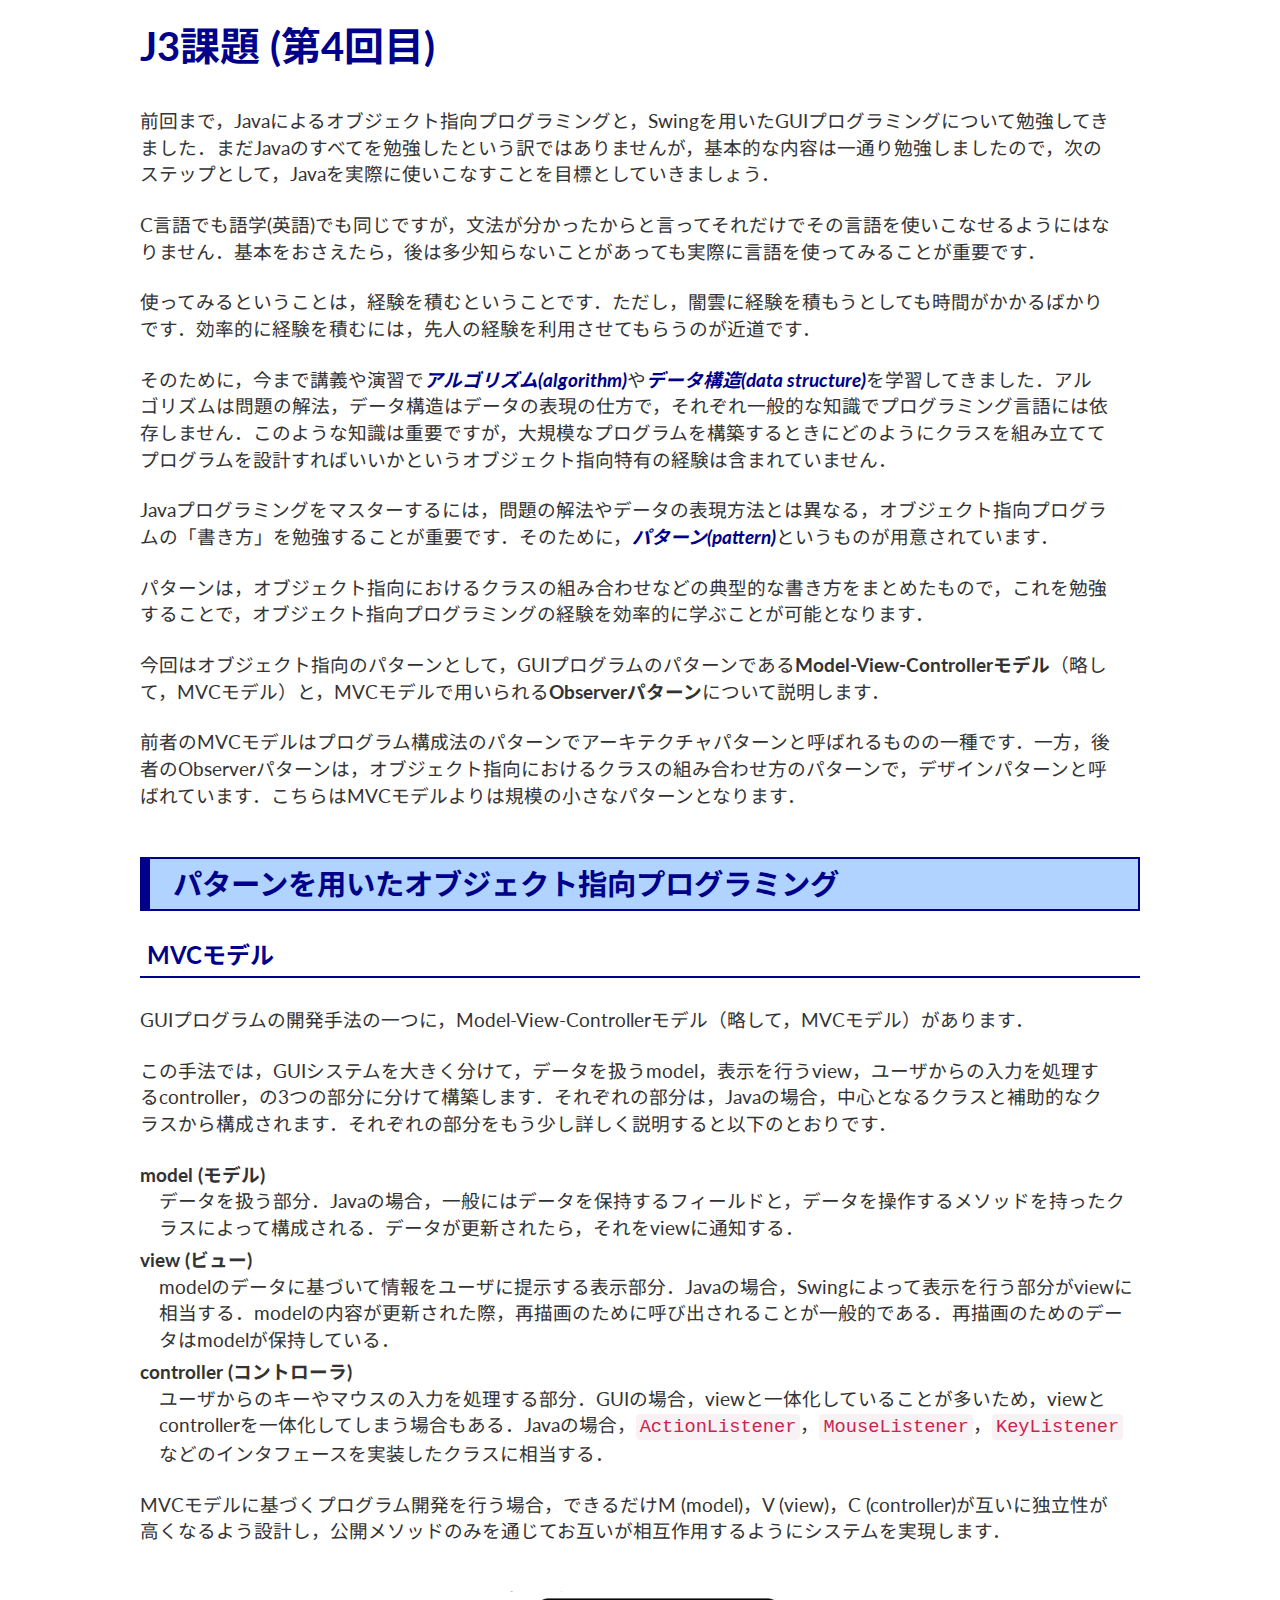
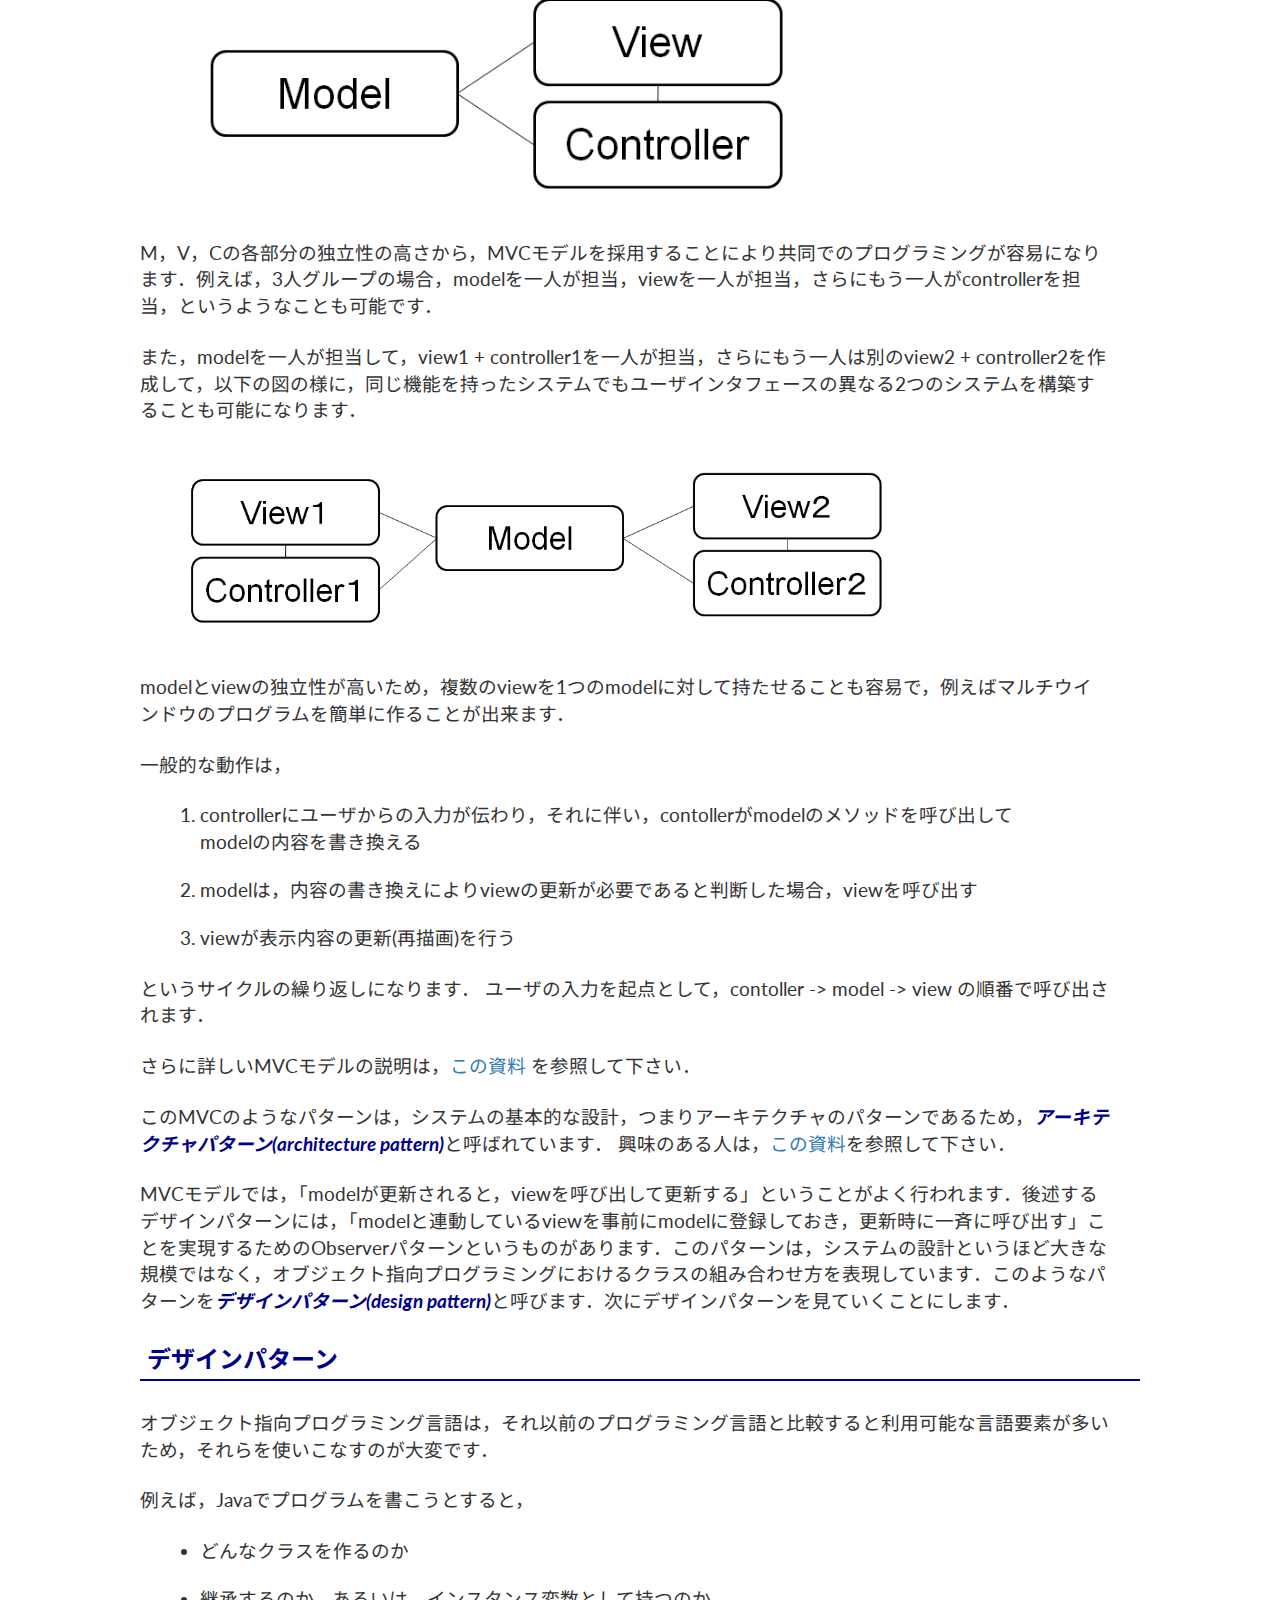
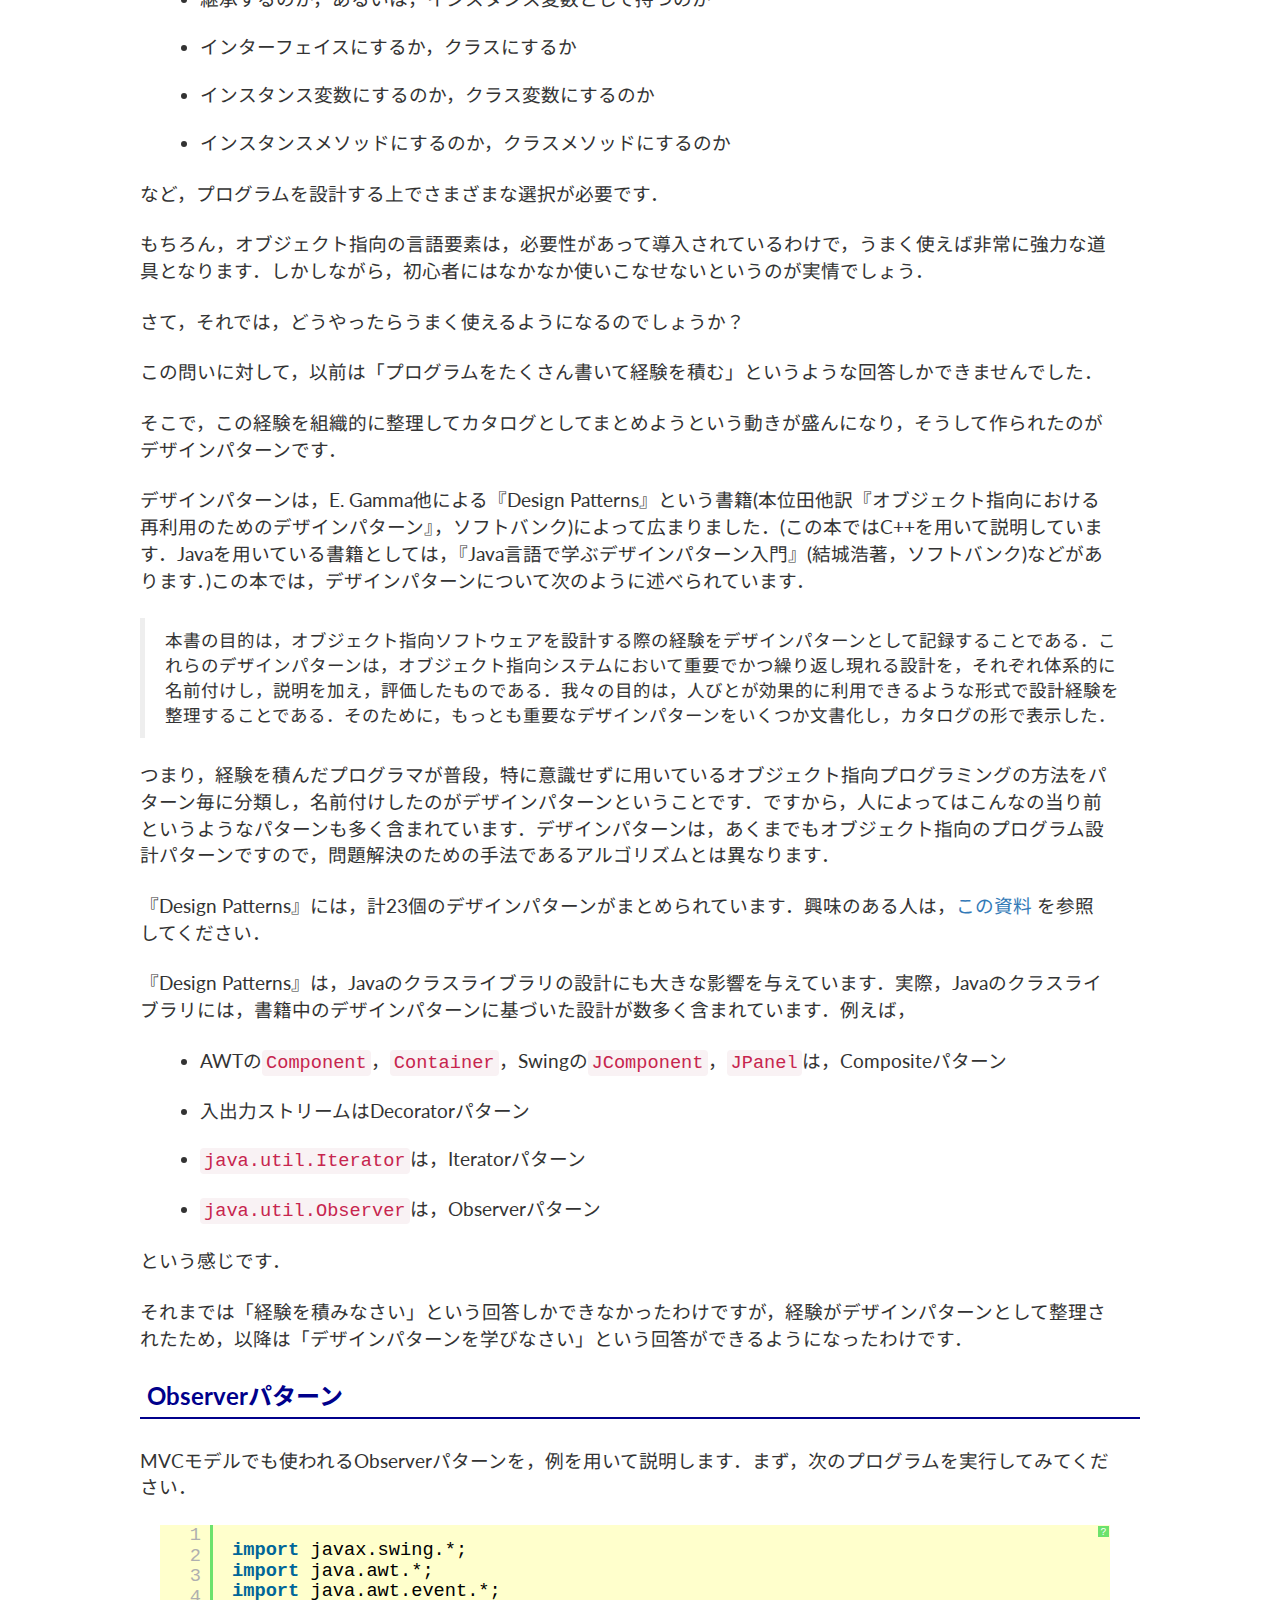
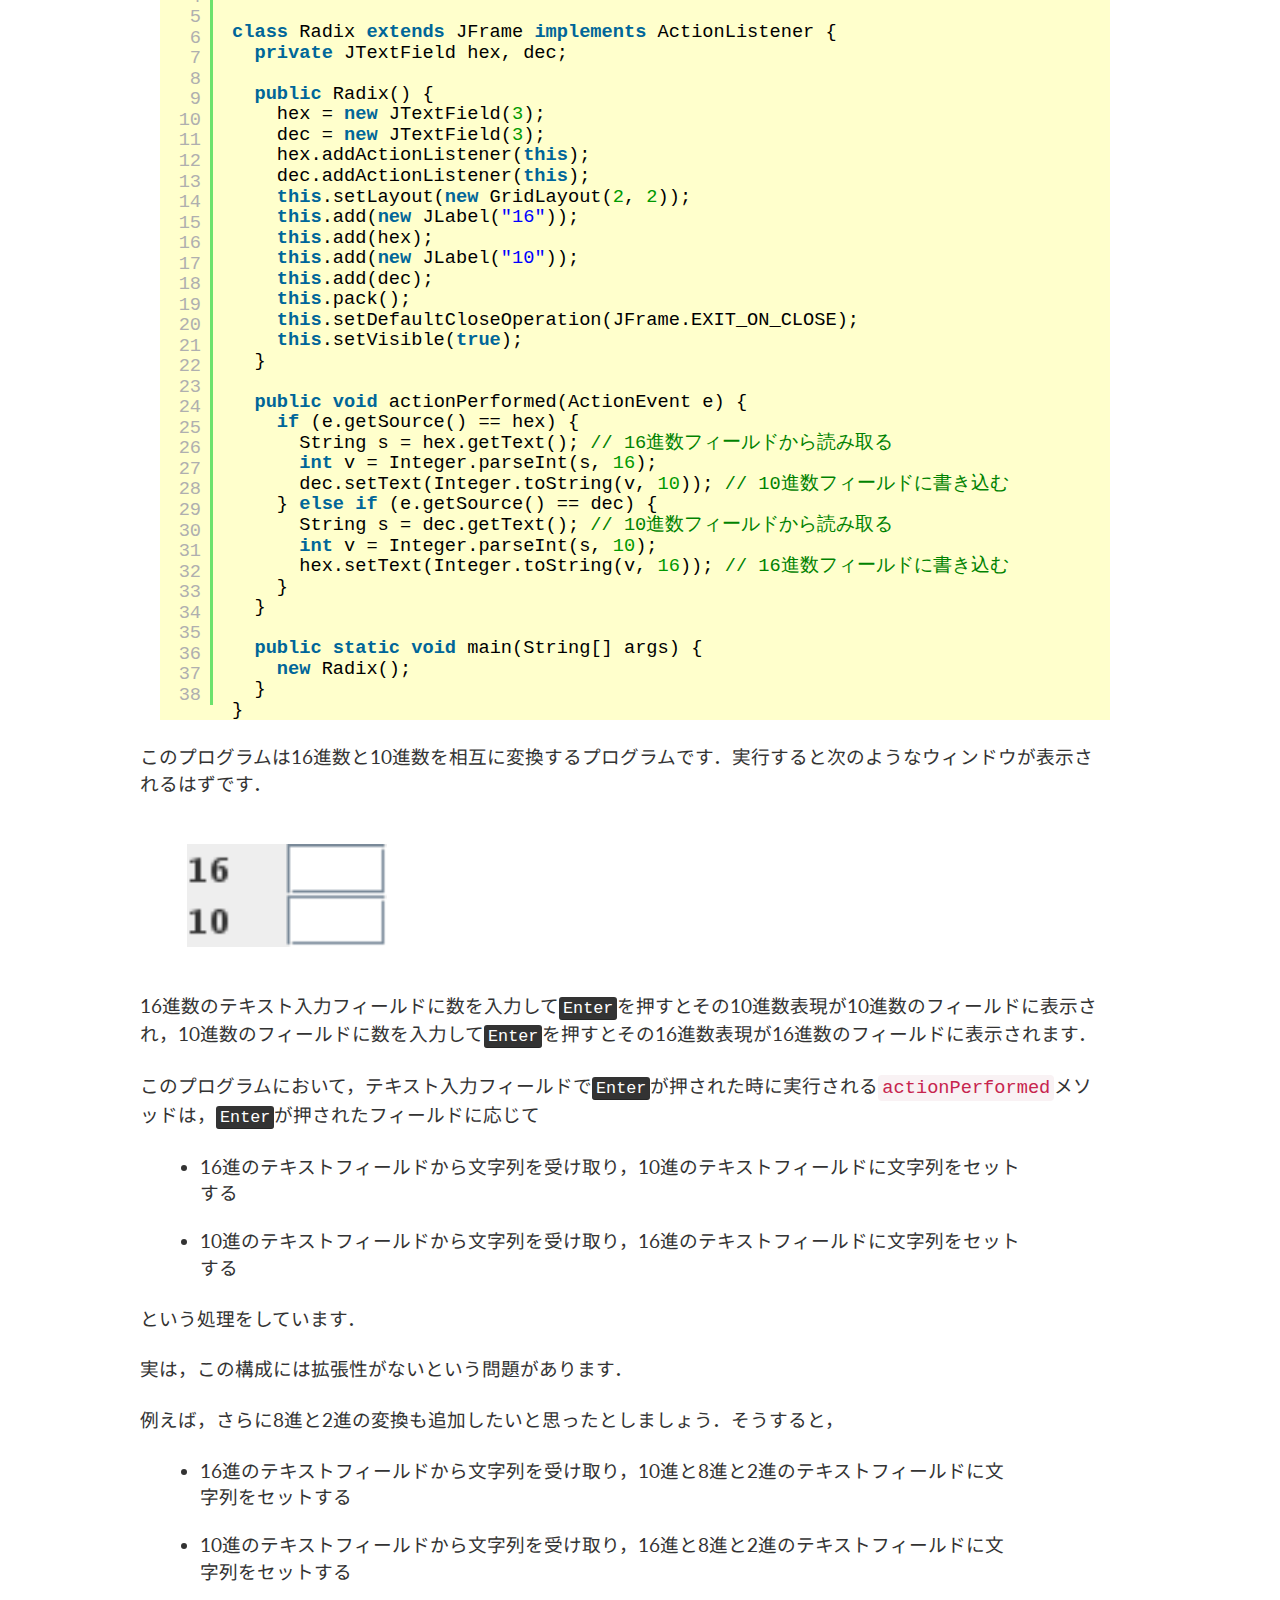
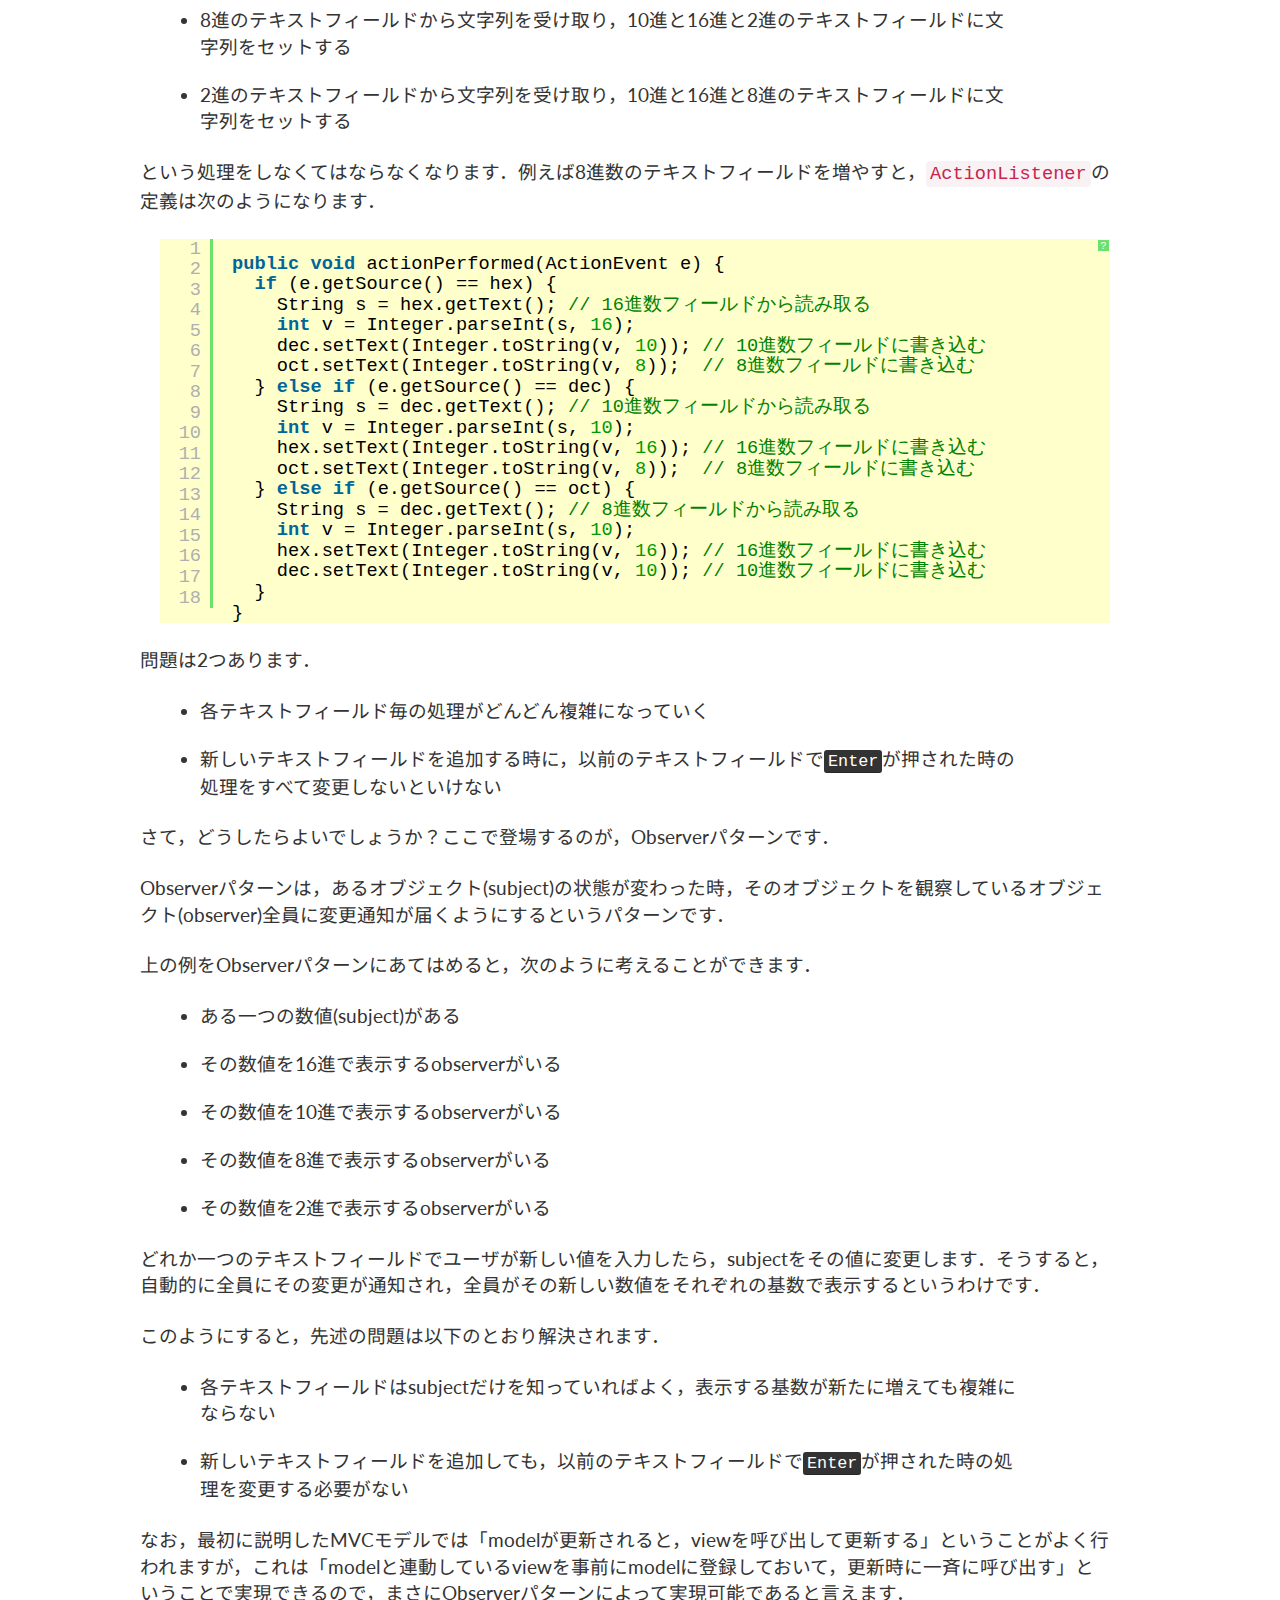
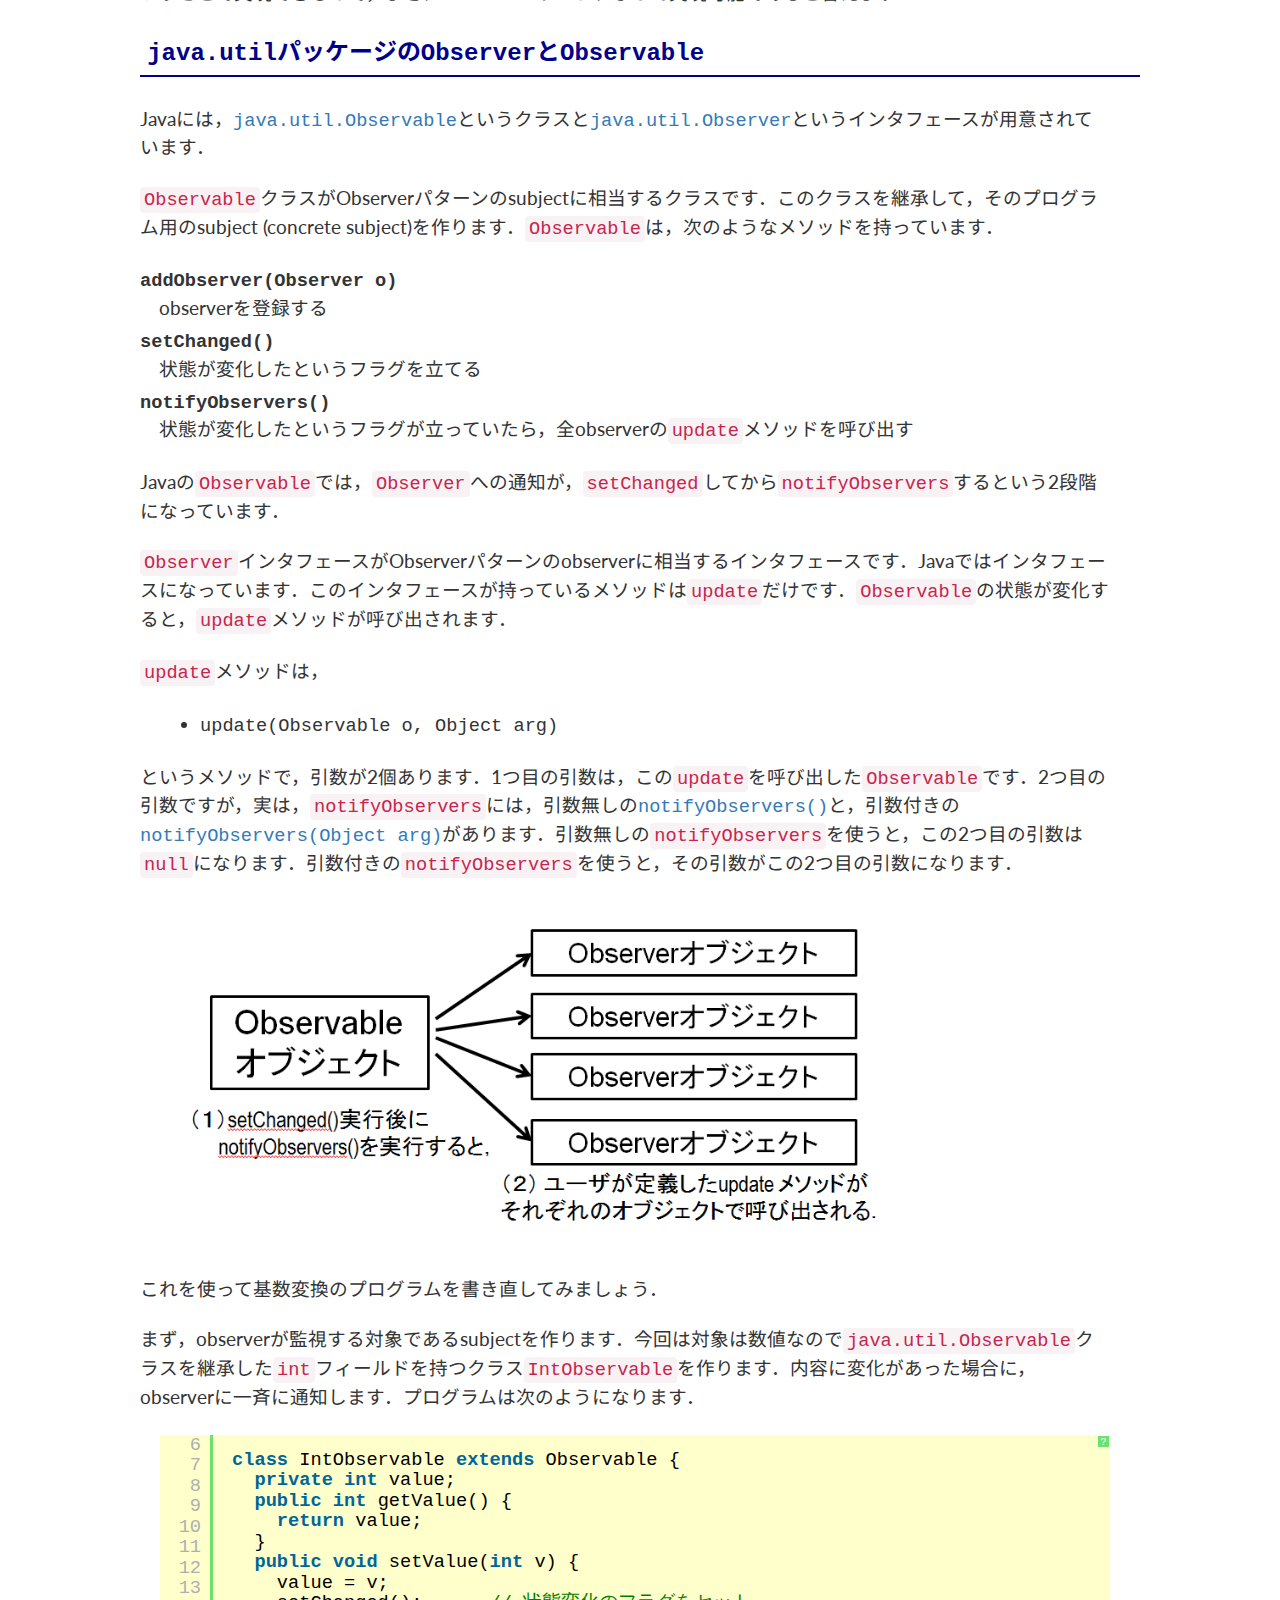
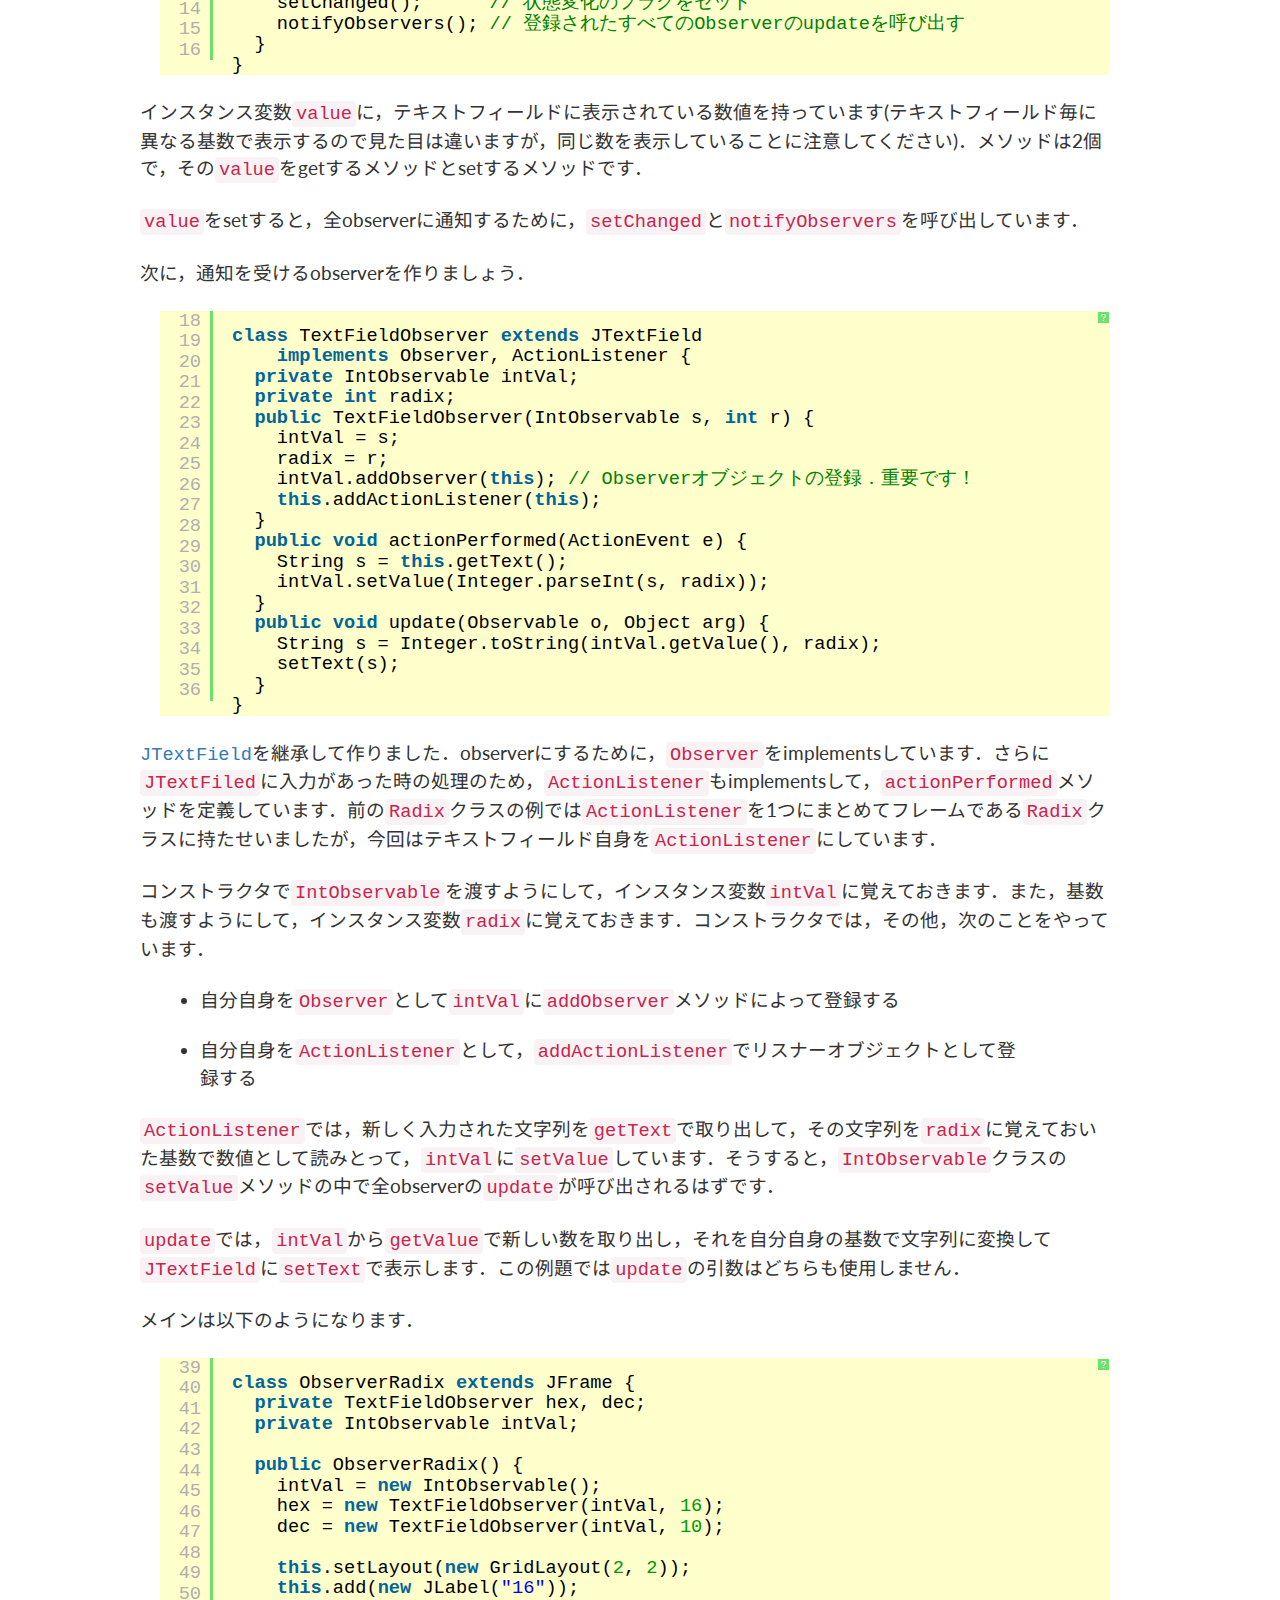
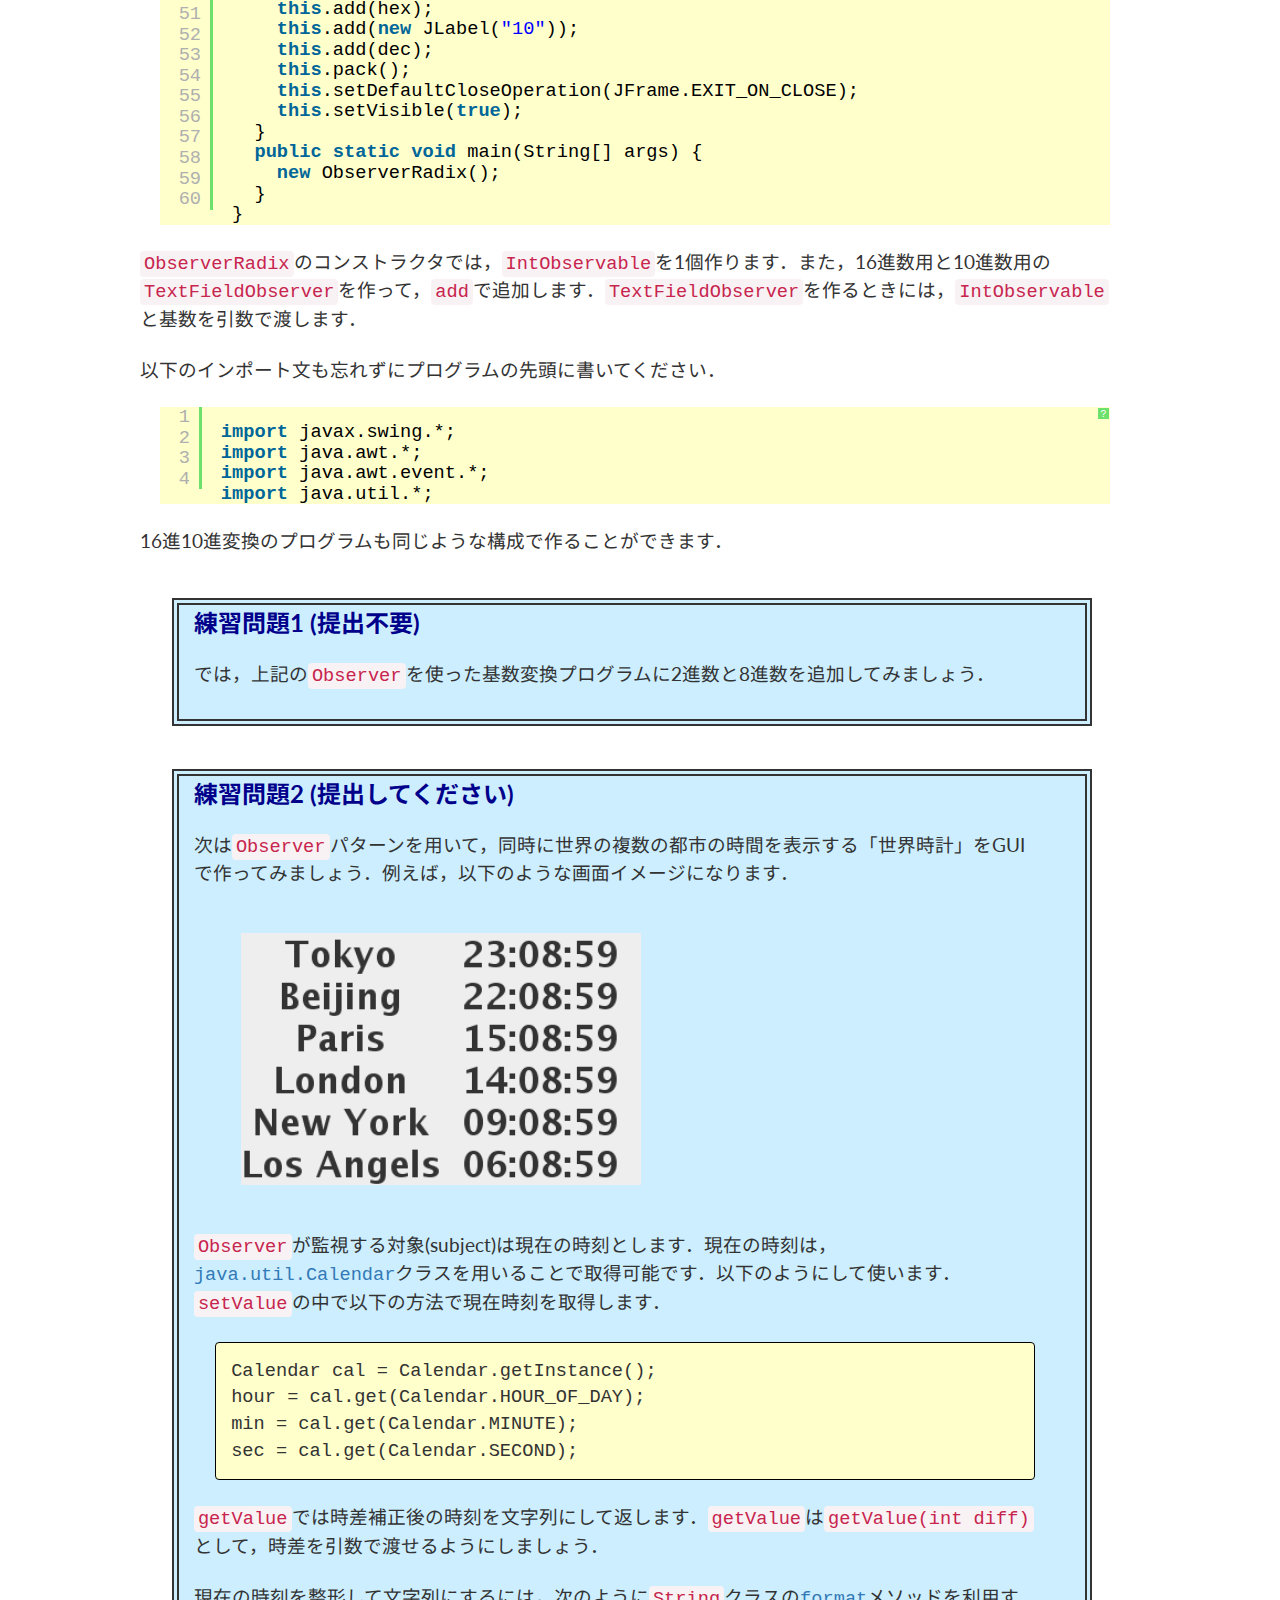
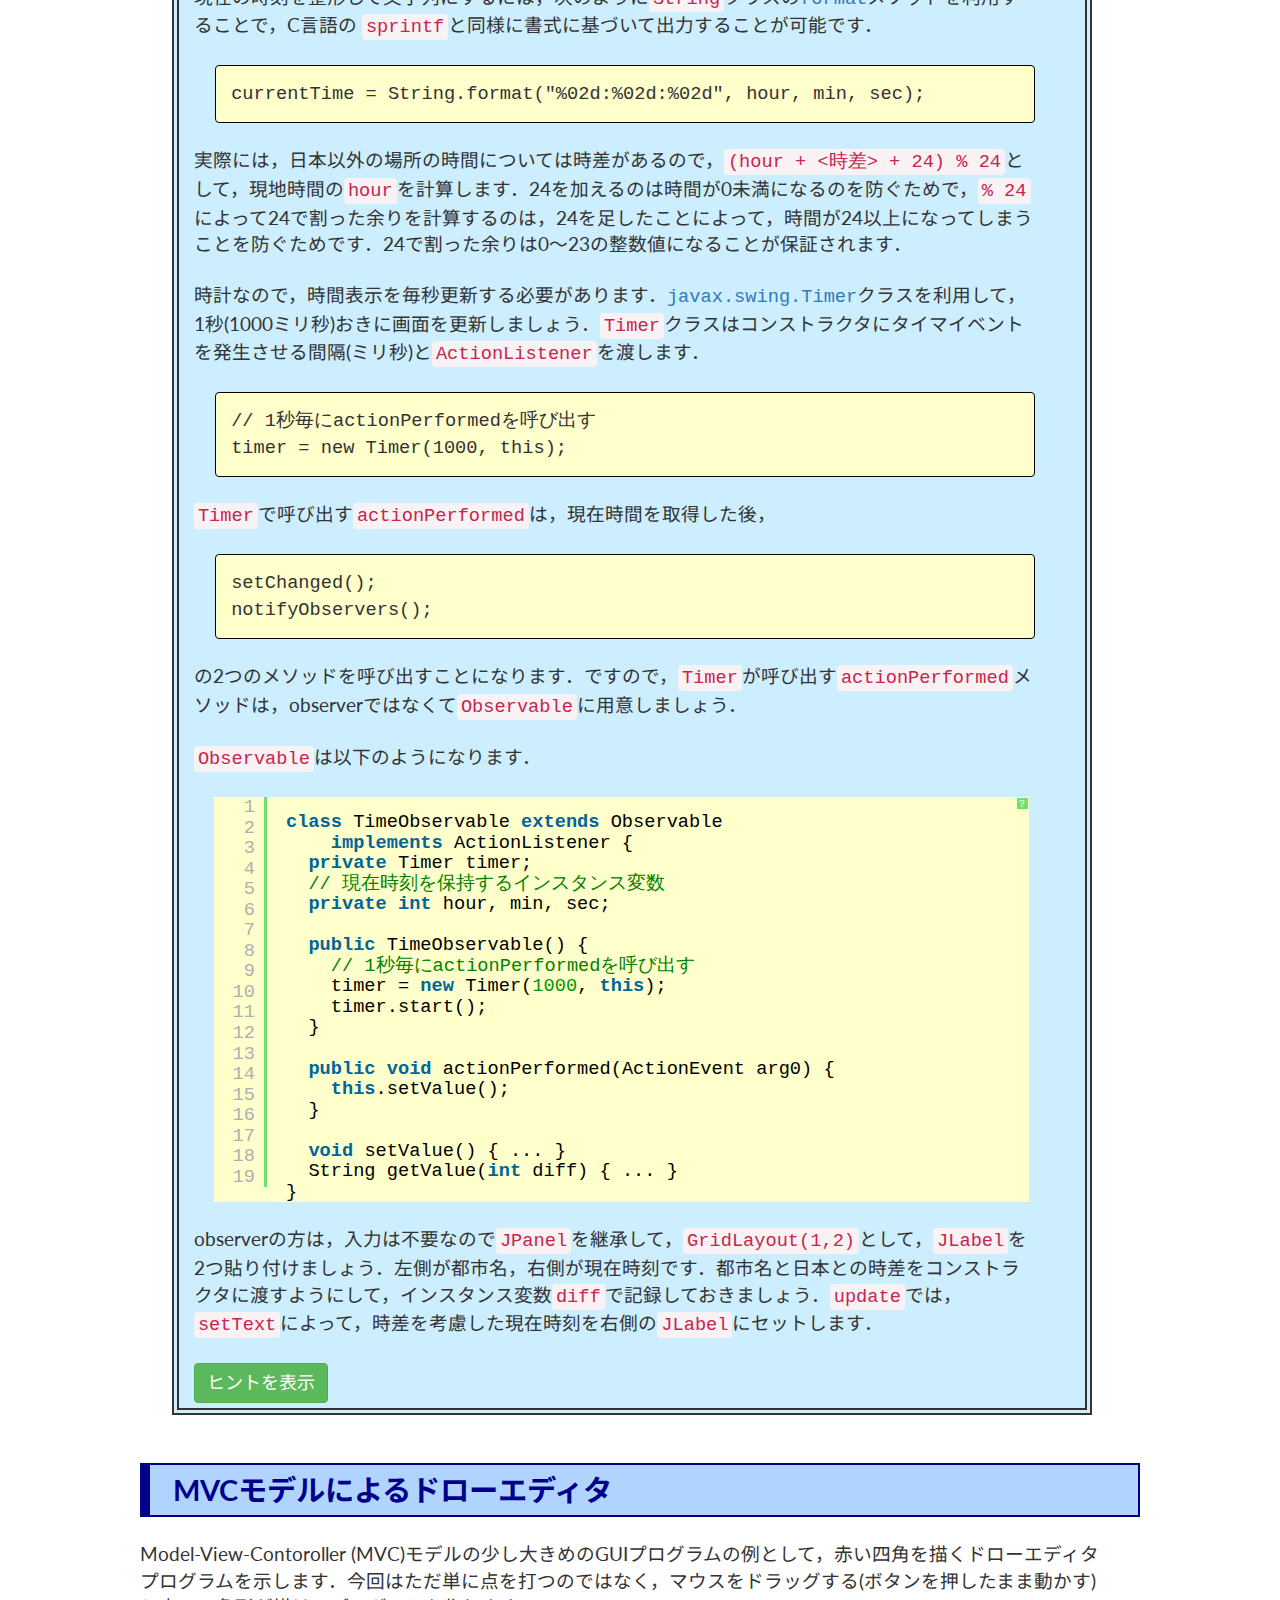
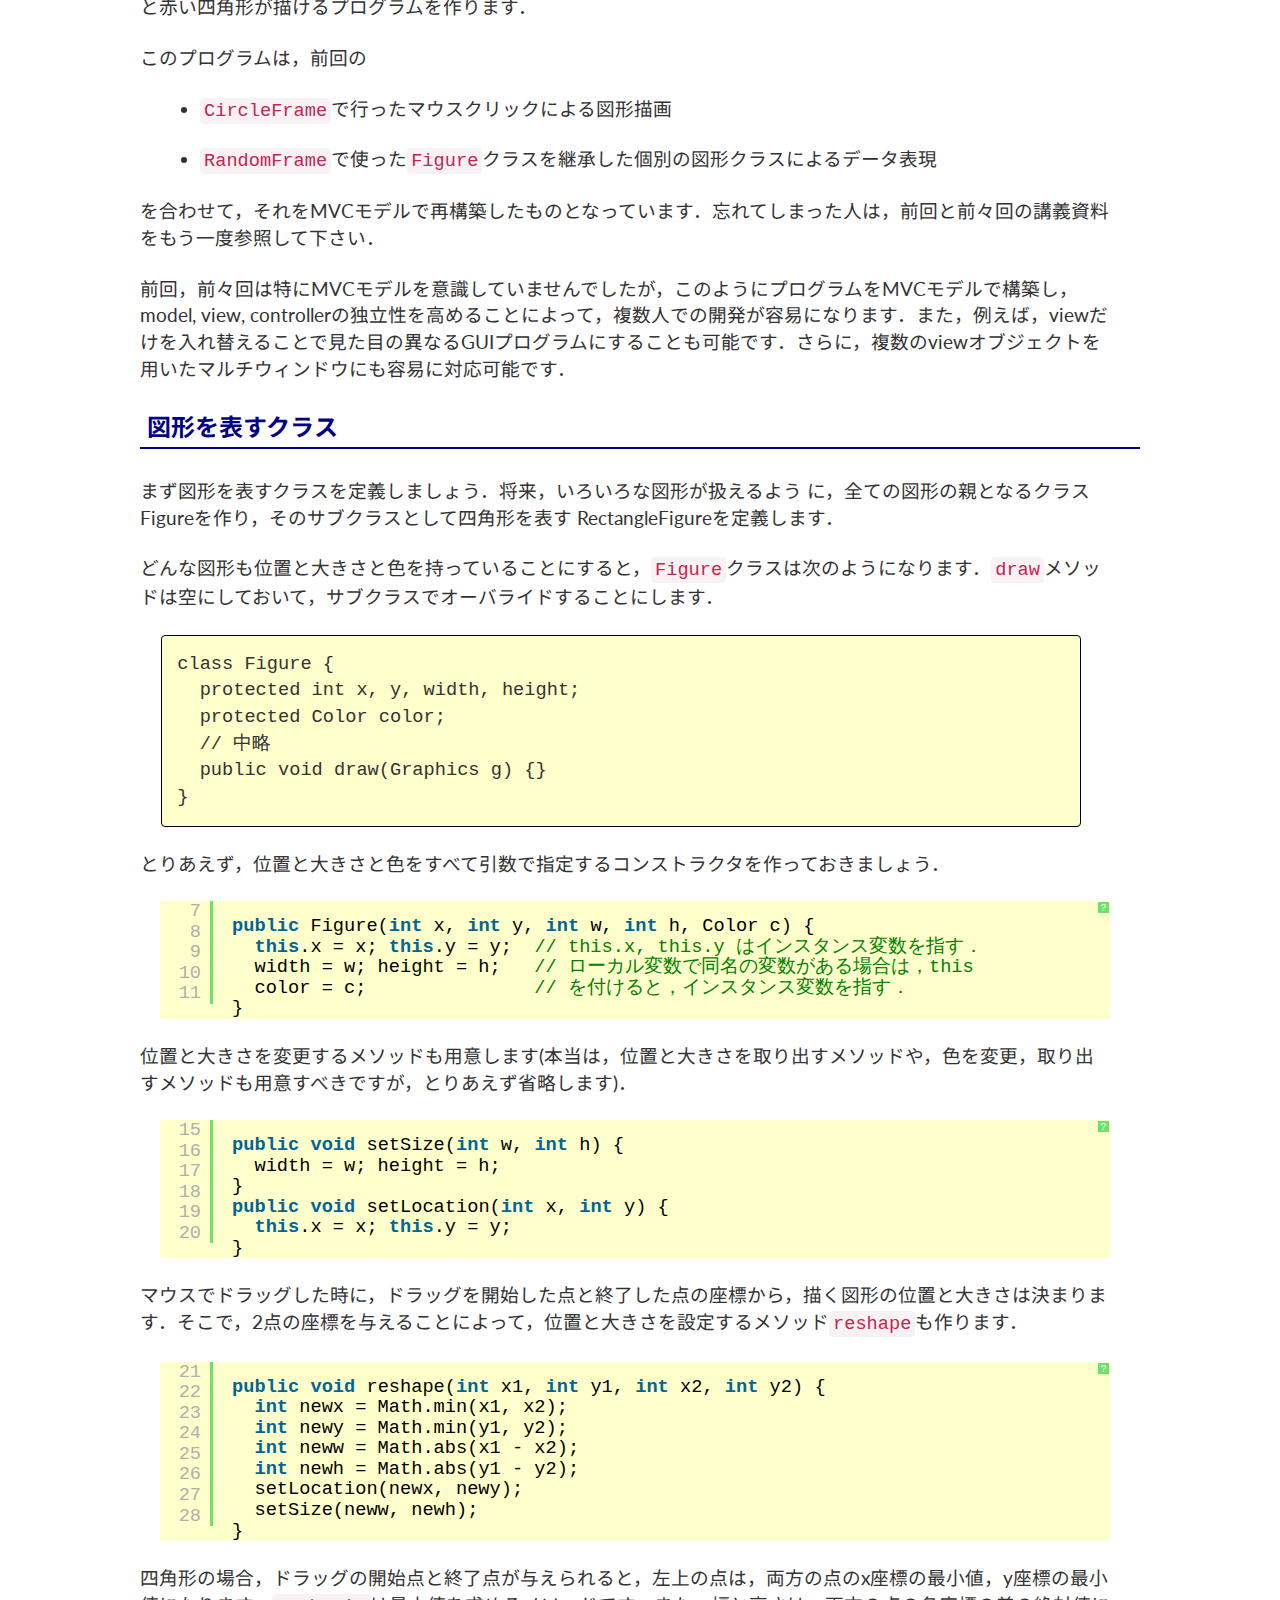
<file: text/4.html>
<!DOCTYPE HTML PUBLIC "-//W3C//DTD HTML//EN">
<html> <head>
<!-- (C)2012 K.Yanai (UEC) -->
<meta name="robots" content="noindex,nofellow">
<meta http-equiv="Content-Type" content="text/html; CHARSET=UTF-8">
<link href="https://fonts.googleapis.com/css?family=Lato:400,700|Noto+Sans+JP:400,700" rel="stylesheet">
<link href="https://maxcdn.bootstrapcdn.com/bootstrap/3.3.1/css/bootstrap.min.css" rel="stylesheet">
<link rel="stylesheet" href="../oop-new.css" type="text/css">
<script type="text/javascript" src="../ans.js"></script>

<script type="text/javascript" src="js/shCore.js"></script>
<script type="text/javascript" src="js/shBrushJava.js"></script>
<script type="text/javascript" src="js/shBrushCpp.js"></script>
<link href="css/shCore.css" rel="stylesheet" type="text/css" />
<link href="css/shCoreDefault2.css" rel="stylesheet" type="text/css" />
<link href="css/shThemeDefault2.css" rel="stylesheet" type="text/css" />
<script type="text/javascript">
     SyntaxHighlighter.all()
</script>

<title>J3課題 第4回目</title>
</head>

<body>
<h1>J3課題 (第4回目)</h1>
<script src="https://ajax.googleapis.com/ajax/libs/jquery/1.11.1/jquery.min.js"></script>
<script src="https://maxcdn.bootstrapcdn.com/bootstrap/3.3.1/js/bootstrap.min.js"></script>

<p>
前回まで，Javaによるオブジェクト指向プログラミングと，Swingを用いたGUIプログラミングについて勉強してきました．まだJavaのすべてを勉強したという訳ではありませんが，基本的な内容は一通り勉強しましたので，次のステップとして，Javaを実際に使いこなすことを目標としていきましょう．
</p>

<p>
C言語でも語学(英語)でも同じですが，文法が分かったからと言ってそれだけでその言語を使いこなせるようにはなりません．基本をおさえたら，後は多少知らないことがあっても実際に言語を使ってみることが重要です．
</p>

<p>
使ってみるということは，経験を積むということです．ただし，闇雲に経験を積もうとしても時間がかかるばかりです．効率的に経験を積むには，先人の経験を利用させてもらうのが近道です．
</p>

<p>
そのために，今まで講義や演習で<em>アルゴリズム(algorithm)</em>や<em>データ構造(data structure)</em>を学習してきました．アルゴリズムは問題の解法，データ構造はデータの表現の仕方で，それぞれ一般的な知識でプログラミング言語には依存しません．このような知識は重要ですが，大規模なプログラムを構築するときにどのようにクラスを組み立ててプログラムを設計すればいいかというオブジェクト指向特有の経験は含まれていません．
</p>

<p>
Javaプログラミングをマスターするには，問題の解法やデータの表現方法とは異なる，オブジェクト指向プログラムの「書き方」を勉強することが重要です．そのために，<em>パターン(pattern)</em>というものが用意されています．
</p>

<p>
 パターンは，オブジェクト指向におけるクラスの組み合わせなどの典型的な書き方をまとめたもので，これを勉強することで，オブジェクト指向プログラミングの経験を効率的に学ぶことが可能となります．
</p>

<p>
今回はオブジェクト指向のパターンとして，GUIプログラムのパターンである<b>Model-View-Controllerモデル</b>（略して，MVCモデル）と，MVCモデルで用いられる<b>Observerパターン</b>について説明します．
</p>

<p>
前者のMVCモデルはプログラム構成法のパターンでアーキテクチャパターンと呼ばれるものの一種です．一方，後者のObserverパターンは，オブジェクト指向におけるクラスの組み合わせ方のパターンで，デザインパターンと呼ばれています．こちらはMVCモデルよりは規模の小さなパターンとなります．
</p>

<!-------------------------------------------------------------->

<H2>パターンを用いたオブジェクト指向プログラミング</H2>

<H3>MVCモデル</H3>

<p>
GUIプログラムの開発手法の一つに，Model-View-Controllerモデル（略して，MVCモデル）があります．
</p>

<p>
この手法では，GUIシステムを大きく分けて，データを扱うmodel，表示を行うview，ユーザからの入力を処理するcontroller，の3つの部分に分けて構築します．それぞれの部分は，Javaの場合，中心となるクラスと補助的なクラスから構成されます．それぞれの部分をもう少し詳しく説明すると以下のとおりです．
</p>

<dl>
  <dt>model (モデル)</dt>
  <dd>データを扱う部分．Javaの場合，一般にはデータを保持するフィールドと，データを操作するメソッドを持ったクラスによって構成される．データが更新されたら，それをviewに通知する．</dd>
  <dt>view (ビュー)</dt>
  <dd>modelのデータに基づいて情報をユーザに提示する表示部分．Javaの場合，Swingによって表示を行う部分がviewに相当する．modelの内容が更新された際，再描画のために呼び出されることが一般的である．再描画のためのデータはmodelが保持している．</dd>
  <dt>controller (コントローラ)</dt>
  <dd>ユーザからのキーやマウスの入力を処理する部分．GUIの場合，viewと一体化していることが多いため，viewとcontrollerを一体化してしまう場合もある．Javaの場合，<code>ActionListener</code>，<code>MouseListener</code>，<code>KeyListener</code>などのインタフェースを実装したクラスに相当する．</dd>
</dl>

<p>
MVCモデルに基づくプログラム開発を行う場合，できるだけM (model)，V (view)，C (controller)が互いに独立性が高くなるよう設計し，公開メソッドのみを通じてお互いが相互作用するようにシステムを実現します．
</p>

<img src="mvc0.png" width=600/>

<p>
M，V，Cの各部分の独立性の高さから，MVCモデルを採用することにより共同でのプログラミングが容易になります．例えば，3人グループの場合，modelを一人が担当，viewを一人が担当，さらにもう一人がcontrollerを担当，というようなことも可能です．
</p>

<p>
また，modelを一人が担当して，view1 + controller1を一人が担当，さらにもう一人は別のview2 + controller2を作成して，以下の図の様に，同じ機能を持ったシステムでもユーザインタフェースの異なる2つのシステムを構築することも可能になります．</p>

<img src="mvc2.png" width=700/>

<p>
modelとviewの独立性が高いため，複数のviewを1つのmodelに対して持たせることも容易で，例えばマルチウインドウのプログラムを簡単に作ることが出来ます．
</p>

<p>
一般的な動作は，
</p>

<ol>
<li>controllerにユーザからの入力が伝わり，それに伴い，contollerがmodelのメソッドを呼び出してmodelの内容を書き換える</li>
<li>modelは，内容の書き換えによりviewの更新が必要であると判断した場合，viewを呼び出す</li>
<li>viewが表示内容の更新(再描画)を行う</li>
</ol>

<p>
というサイクルの繰り返しになります． ユーザの入力を起点として，contoller -&gt;
model -&gt; view の順番で呼び出されます．
</p>

<p>
さらに詳しいMVCモデルの説明は，<a href="mvc.pdf">この資料</a> を参照して下さい．
</p>

<p>
このMVCのようなパターンは，システムの基本的な設計，つまりアーキテクチャのパターンであるため，<em>アーキテクチャパターン(architecture pattern)</em>と呼ばれています．
興味のある人は，<a href="arch-pattern.pdf">この資料</a>を参照して下さい．
</p>

<p>
MVCモデルでは，「modelが更新されると，viewを呼び出して更新する」ということがよく行われます．後述するデザインパターンには，「modelと連動しているviewを事前にmodelに登録しておき，更新時に一斉に呼び出す」ことを実現するためのObserverパターンというものがあります．このパターンは，システムの設計というほど大きな規模ではなく，オブジェクト指向プログラミングにおけるクラスの組み合わせ方を表現しています．このようなパターンを<em>デザインパターン(design pattern)</em>と呼びます．次にデザインパターンを見ていくことにします．
</p>

<h3>デザインパターン</h3>

<p>
オブジェクト指向プログラミング言語は，それ以前のプログラミング言語と比較すると利用可能な言語要素が多いため，それらを使いこなすのが大変です．
</p>

<p>
例えば，Javaでプログラムを書こうとすると，
</p>

<ul>
  <li>どんなクラスを作るのか
  <li>継承するのか，あるいは，インスタンス変数として持つのか
  <li>インターフェイスにするか，クラスにするか
  <li>インスタンス変数にするのか，クラス変数にするのか
  <li>インスタンスメソッドにするのか，クラスメソッドにするのか
</ul>

<p>
など，プログラムを設計する上でさまざまな選択が必要です．
</p>

<p>
もちろん，オブジェクト指向の言語要素は，必要性があって導入されているわけで，うまく使えば非常に強力な道具となります．しかしながら，初心者にはなかなか使いこなせないというのが実情でしょう．
</p>

<p>
さて，それでは，どうやったらうまく使えるようになるのでしょうか？
</p>

<p>
この問いに対して，以前は「プログラムをたくさん書いて経験を積む」というような回答しかできませんでした．
</p>

<p>
そこで，この経験を組織的に整理してカタログとしてまとめようという動きが盛んになり，そうして作られたのがデザインパターンです．
</p>

<p>
デザインパターンは，E. Gamma他による『Design Patterns』という書籍(本位田他訳『オブジェクト指向における再利用のためのデザインパターン』，ソフトバンク)によって広まりました．(この本ではC++を用いて説明しています．Javaを用いている書籍としては，『Java言語で学ぶデザインパターン入門』(結城浩著，ソフトバンク)などがあります．)この本では，デザインパターンについて次のように述べられています．
</p>

<blockquote>
本書の目的は，オブジェクト指向ソフトウェアを設計する際の経験をデザインパターンとして記録することである．これらのデザインパターンは，オブジェクト指向システムにおいて重要でかつ繰り返し現れる設計を，それぞれ体系的に名前付けし，説明を加え，評価したものである．我々の目的は，人びとが効果的に利用できるような形式で設計経験を整理することである．そのために，もっとも重要なデザインパターンをいくつか文書化し，カタログの形で表示した．
</blockquote>

<p>
つまり，経験を積んだプログラマが普段，特に意識せずに用いているオブジェクト指向プログラミングの方法をパターン毎に分類し，名前付けしたのがデザインパターンということです．ですから，人によってはこんなの当り前というようなパターンも多く含まれています．デザインパターンは，あくまでもオブジェクト指向のプログラム設計パターンですので，問題解決のための手法であるアルゴリズムとは異なります．
</p>

<p>
『Design Patterns』には，計23個のデザインパターンがまとめられています．興味のある人は，<a href="design-pattern.pdf">この資料</a> を参照してください．
</p>

<p>
『Design Patterns』は，Javaのクラスライブラリの設計にも大きな影響を与えています．実際，Javaのクラスライブラリには，書籍中のデザインパターンに基づいた設計が数多く含まれています．例えば，
</p>

<ul>
  <li>AWTの<code>Component</code>，<code>Container</code>，Swingの<code>JComponent</code>，<code>JPanel</code>は，Compositeパターン</li>
<!--  <li>AWT, Swingが各プラットフォームの部品を生成する方法はAbstract Factoryパターン-->
  <li>入出力ストリームはDecoratorパターン</li>
  <li><code>java.util.Iterator</code>は，Iteratorパターン</li>
  <li><code>java.util.Observer</code>は，Observerパターン</li>
</ul>

<p>
という感じです．
</p>

<p>
それまでは「経験を積みなさい」という回答しかできなかったわけですが，経験がデザインパターンとして整理されたため，以降は「デザインパターンを学びなさい」という回答ができるようになったわけです．
</p>

<h3>Observerパターン</h3>

<p>
MVCモデルでも使われるObserverパターンを，例を用いて説明します．まず，次のプログラムを実行してみてください．
</p>

<pre class="brush: java;">
import javax.swing.*;
import java.awt.*;
import java.awt.event.*;

class Radix extends JFrame implements ActionListener {
  private JTextField hex, dec;

  public Radix() {
    hex = new JTextField(3);
    dec = new JTextField(3);
    hex.addActionListener(this);
    dec.addActionListener(this);
    this.setLayout(new GridLayout(2, 2));
    this.add(new JLabel("16"));
    this.add(hex);
    this.add(new JLabel("10"));
    this.add(dec);
    this.pack();
    this.setDefaultCloseOperation(JFrame.EXIT_ON_CLOSE);
    this.setVisible(true);
  }

  public void actionPerformed(ActionEvent e) {
    if (e.getSource() == hex) {
      String s = hex.getText(); // 16進数フィールドから読み取る
      int v = Integer.parseInt(s, 16);
      dec.setText(Integer.toString(v, 10)); // 10進数フィールドに書き込む
    } else if (e.getSource() == dec) {
      String s = dec.getText(); // 10進数フィールドから読み取る
      int v = Integer.parseInt(s, 10);
      hex.setText(Integer.toString(v, 16)); // 16進数フィールドに書き込む
    }
  }

  public static void main(String[] args) {
    new Radix();
  }
}
</pre>

<p>
このプログラムは16進数と10進数を相互に変換するプログラムです．実行すると次のようなウィンドウが表示されるはずです．
</p>

<img src="radix.png" width=200/>

<p>
16進数のテキスト入力フィールドに数を入力して<kbd>Enter</kbd>を押すとその10進数表現が10進数のフィールドに表示され，10進数のフィールドに数を入力して<kbd>Enter</kbd>を押すとその16進数表現が16進数のフィールドに表示されます．
</p>

<p>
このプログラムにおいて，テキスト入力フィールドで<kbd>Enter</kbd>が押された時に実行される<code>actionPerformed</code>メソッドは，<kbd>Enter</kbd>が押されたフィールドに応じて
</p>

<ul>
  <li>16進のテキストフィールドから文字列を受け取り，10進のテキストフィールドに文字列をセットする</li>
  <li>10進のテキストフィールドから文字列を受け取り，16進のテキストフィールドに文字列をセットする</li>
</ul>

<p>
という処理をしています．
</p>

<p>
実は，この構成には拡張性がないという問題があります．
</p>

<p>
例えば，さらに8進と2進の変換も追加したいと思ったとしましょう．そうすると，
</p>

<ul>
  <li>16進のテキストフィールドから文字列を受け取り，10進と8進と2進のテキストフィールドに文字列をセットする</li>
  <li>10進のテキストフィールドから文字列を受け取り，16進と8進と2進のテキストフィールドに文字列をセットする</li>
  <li>8進のテキストフィールドから文字列を受け取り，10進と16進と2進のテキストフィールドに文字列をセットする</li>
  <li>2進のテキストフィールドから文字列を受け取り，10進と16進と8進のテキストフィールドに文字列をセットする</li>
</ul>

<p>
という処理をしなくてはならなくなります．例えば8進数のテキストフィールドを増やすと，<code>ActionListener</code>の定義は次のようになります．
</p>

<pre class="brush: java;">
public void actionPerformed(ActionEvent e) {
  if (e.getSource() == hex) {
    String s = hex.getText(); // 16進数フィールドから読み取る
    int v = Integer.parseInt(s, 16);
    dec.setText(Integer.toString(v, 10)); // 10進数フィールドに書き込む
    oct.setText(Integer.toString(v, 8));  // 8進数フィールドに書き込む
  } else if (e.getSource() == dec) {
    String s = dec.getText(); // 10進数フィールドから読み取る
    int v = Integer.parseInt(s, 10);
    hex.setText(Integer.toString(v, 16)); // 16進数フィールドに書き込む
    oct.setText(Integer.toString(v, 8));  // 8進数フィールドに書き込む
  } else if (e.getSource() == oct) {
    String s = dec.getText(); // 8進数フィールドから読み取る
    int v = Integer.parseInt(s, 10);
    hex.setText(Integer.toString(v, 16)); // 16進数フィールドに書き込む
    dec.setText(Integer.toString(v, 10)); // 10進数フィールドに書き込む
  }
}
</pre>

<p>
問題は2つあります．
</p>

<ul>
  <li>各テキストフィールド毎の処理がどんどん複雑になっていく</li>
  <li>新しいテキストフィールドを追加する時に，以前のテキストフィールドで<kbd>Enter</kbd>が押された時の処理をすべて変更しないといけない</li>
</ul>

<p>
さて，どうしたらよいでしょうか？ここで登場するのが，Observerパターンです．
</p>

<p>
Observerパターンは，あるオブジェクト(subject)の状態が変わった時，そのオブジェクトを観察しているオブジェクト(observer)全員に変更通知が届くようにするというパターンです．
</p>

<p>
上の例をObserverパターンにあてはめると，次のように考えることができます．
</p>

<ul>
  <li>ある一つの数値(subject)がある</li>
  <li>その数値を16進で表示するobserverがいる</li>
  <li>その数値を10進で表示するobserverがいる</li>
  <li>その数値を8進で表示するobserverがいる</li>
  <li>その数値を2進で表示するobserverがいる</li>
</ul>

<p>
どれか一つのテキストフィールドでユーザが新しい値を入力したら，subjectをその値に変更します．そうすると，自動的に全員にその変更が通知され，全員がその新しい数値をそれぞれの基数で表示するというわけです．
</p>

<p>
このようにすると，先述の問題は以下のとおり解決されます．
</p>

<ul>
  <li>各テキストフィールドはsubjectだけを知っていればよく，表示する基数が新たに増えても複雑にならない</li>
  <li>新しいテキストフィールドを追加しても，以前のテキストフィールドで<kbd>Enter</kbd>が押された時の処理を変更する必要がない</li>
</ul>

<p>
なお，最初に説明したMVCモデルでは「modelが更新されると，viewを呼び出して更新する」ということがよく行われますが，これは「modelと連動しているviewを事前にmodelに登録しておいて，更新時に一斉に呼び出す」ということで実現できるので，まさにObserverパターンによって実現可能であると言えます．
</p>

<h3><tt>java.util</tt>パッケージの<tt>Observer</tt>と<tt>Observable</tt></h3>

<p>
Javaには，<a href="http://docs.oracle.com/javase/jp/8/docs/api/java/util/Observable.html"><tt>java.util.Observable</tt></a>というクラスと<a href="http://docs.oracle.com/javase/jp/8/docs/api/java/util/Observer.html"><tt>java.util.Observer</tt></a>というインタフェースが用意されています．
</p>

<p>
<code>Observable</code>クラスがObserverパターンのsubjectに相当するクラスです．このクラスを継承して，そのプログラム用のsubject (concrete subject)を作ります．<code>Observable</code>は，次のようなメソッドを持っています．
</p>

<l>
  <dt><tt>addObserver(Observer o)</tt></dt><dd>observerを登録する</dd>
  <dt><tt>setChanged()</tt></dt><dd>状態が変化したというフラグを立てる</dd>
  <dt><tt>notifyObservers()</tt></dt><dd>状態が変化したというフラグが立っていたら，全observerの<code>update</code>メソッドを呼び出す</dd>
</dl>

<p>
Javaの<code>Observable</code>では，<code>Observer</code>への通知が，<code>setChanged</code>してから<code>notifyObservers</code>するという2段階になっています．
</p>

<p>
<code>Observer</code>インタフェースがObserverパターンのobserverに相当するインタフェースです．Javaではインタフェースになっています．このインタフェースが持っているメソッドは<code>update</code>だけです．<code>Observable</code>の状態が変化すると，<code>update</code>メソッドが呼び出されます．
</p>

<p>
<code>update</code>メソッドは，
</p>

<ul>
  <li><tt>update(Observable o, Object arg)</tt></li>
</ul>

<p>
というメソッドで，引数が2個あります．1つ目の引数は，この<code>update</code>を呼び出した<code>Observable</code>です．2つ目の引数ですが，実は，<code>notifyObservers</code>には，引数無しの<a href="http://docs.oracle.com/javase/jp/8/docs/api/java/util/Observable.html#notifyObservers--"><tt>notifyObservers()</tt></a>と，引数付きの<a href="http://docs.oracle.com/javase/jp/8/docs/api/java/util/Observable.html#notifyObservers-java.lang.Object-"><tt>notifyObservers(Object arg)</tt></a>があります．引数無しの<code>notifyObservers</code>を使うと，この2つ目の引数は<code>null</code>になります．引数付きの<code>notifyObservers</code>を使うと，その引数がこの2つ目の引数になります．
</p>

<img src="observer.png" width=700/>

<p>
これを使って基数変換のプログラムを書き直してみましょう．
</p>

<p>
まず，observerが監視する対象であるsubjectを作ります．今回は対象は数値なので<code>java.util.Observable</code>クラスを継承した<code>int</code>フィールドを持つクラス<code>IntObservable</code>を作ります．内容に変化があった場合に，observerに一斉に通知します．プログラムは次のようになります．
</p>

<pre class="brush: java; first-line: 6;">
class IntObservable extends Observable {
  private int value;
  public int getValue() {
    return value;
  }
  public void setValue(int v) {
    value = v;
    setChanged();      // 状態変化のフラグをセット
    notifyObservers(); // 登録されたすべてのObserverのupdateを呼び出す
  }
}
</pre>

<p>
インスタンス変数<code>value</code>に，テキストフィールドに表示されている数値を持っています(テキストフィールド毎に異なる基数で表示するので見た目は違いますが，同じ数を表示していることに注意してください)．メソッドは2個で，その<code>value</code>をgetするメソッドとsetするメソッドです．
</p>

<p>
<code>value</code>をsetすると，全observerに通知するために，<code>setChanged</code>と<code>notifyObservers</code>を呼び出しています．
</p>

<p>
次に，通知を受けるobserverを作りましょう．
</p>

<pre class="brush: java; first-line: 18;">
class TextFieldObserver extends JTextField
    implements Observer, ActionListener {
  private IntObservable intVal;
  private int radix;
  public TextFieldObserver(IntObservable s, int r) {
    intVal = s;
    radix = r;
    intVal.addObserver(this); // Observerオブジェクトの登録．重要です！
    this.addActionListener(this);
  }
  public void actionPerformed(ActionEvent e) {
    String s = this.getText();
    intVal.setValue(Integer.parseInt(s, radix));
  }
  public void update(Observable o, Object arg) {
    String s = Integer.toString(intVal.getValue(), radix);
    setText(s);
  }
}
</pre>

<p>
<a href="http://docs.oracle.com/javase/jp/8/docs/api/javax/swing/JTextField.html"><tt>JTextField</tt></a>を継承して作りました．observerにするために，<code>Observer</code>をimplementsしています．さらに <code>JTextFiled</code>に入力があった時の処理のため，<code>ActionListener</code>もimplementsして，<code>actionPerformed</code>メソッドを定義しています．前の<code>Radix</code>クラスの例では<code>ActionListener</code>を1つにまとめてフレームである<code>Radix</code>クラスに持たせいましたが，今回はテキストフィールド自身を<code>ActionListener</code>にしています．
</p>

<p>
コンストラクタで<code>IntObservable</code>を渡すようにして，インスタンス変数<code>intVal</code>に覚えておきます．また，基数も渡すようにして，インスタンス変数<code>radix</code>に覚えておきます．コンストラクタでは，その他，次のことをやっています．
</p>

<ul>
  <li>自分自身を<code>Observer</code>として<code>intVal</code>に<code>addObserver</code>メソッドによって登録する</li>
  <li>自分自身を<code>ActionListener</code>として，<code>addActionListener</code>でリスナーオブジェクトとして登録する</li>
</ul>

<p>
<code>ActionListener</code>では，新しく入力された文字列を<code>getText</code>で取り出して，その文字列を<code>radix</code>に覚えておいた基数で数値として読みとって，<code>intVal</code>に<code>setValue</code>しています．そうすると，<code>IntObservable</code>クラスの<code>setValue</code>メソッドの中で全observerの<code>update</code>が呼び出されるはずです．
</p>

<p>
<code>update</code>では，<code>intVal</code>から<code>getValue</code>で新しい数を取り出し，それを自分自身の基数で文字列に変換して<code>JTextField</code>に<code>setText</code>で表示します．この例題では<code>update</code>の引数はどちらも使用しません．
</p>

<p>
メインは以下のようになります．
</p>

<pre class="brush: java; first-line: 39;">
class ObserverRadix extends JFrame {
  private TextFieldObserver hex, dec;
  private IntObservable intVal;
  
  public ObserverRadix() {
    intVal = new IntObservable();
    hex = new TextFieldObserver(intVal, 16);
    dec = new TextFieldObserver(intVal, 10);

    this.setLayout(new GridLayout(2, 2));
    this.add(new JLabel("16"));
    this.add(hex);
    this.add(new JLabel("10"));
    this.add(dec);
    this.pack();
    this.setDefaultCloseOperation(JFrame.EXIT_ON_CLOSE);
    this.setVisible(true);
  }
  public static void main(String[] args) {
    new ObserverRadix();
  }
}
</pre>

<p>
<code>ObserverRadix</code>のコンストラクタでは，<code>IntObservable</code>を1個作ります．また，16進数用と10進数用の<code>TextFieldObserver</code>を作って，<code>add</code>で追加します．<code>TextFieldObserver</code>を作るときには，<code>IntObservable</code>と基数を引数で渡します．
</p>

<p>
以下のインポート文も忘れずにプログラムの先頭に書いてください．
</p>

<pre class="brush: java">
import javax.swing.*;
import java.awt.*;
import java.awt.event.*;
import java.util.*;
</pre>

<p>
16進10進変換のプログラムも同じような構成で作ることができます．
</p>

<div class=rep>
<h1>練習問題1 (提出不要)</h1>
<p>
では，上記の<code>Observer</code>を使った基数変換プログラムに2進数と8進数を追加してみましょう．
</p>
</div>

<div class=rep>
<h1>練習問題2 (提出してください)</h1>

<p>
次は<code>Observer</code>パターンを用いて，同時に世界の複数の都市の時間を表示する「世界時計」をGUIで作ってみましょう．例えば，以下のような画面イメージになります．
</p>

<img src="clock.png" width=400/>

<p>
<code>Observer</code>が監視する対象(subject)は現在の時刻とします．現在の時刻は，<a href="http://docs.oracle.com/javase/jp/8/docs/api/java/util/Calendar.html"><tt>java.util.Calendar</tt></a>クラスを用いることで取得可能です．以下のようにして使います．<code>setValue</code>の中で以下の方法で現在時刻を取得します．
</p>

<pre class="ref">
Calendar cal = Calendar.getInstance(); 
hour = cal.get(Calendar.HOUR_OF_DAY); 
min = cal.get(Calendar.MINUTE); 
sec = cal.get(Calendar.SECOND); 
</pre>

<p>
<code>getValue</code>では時差補正後の時刻を文字列にして返します．<code>getValue</code>は<code>getValue(int diff)</code>として，時差を引数で渡せるようにしましょう．
</p>

<p>
現在の時刻を整形して文字列にするには，次のように<code>String</code>クラスの<a href="http://docs.oracle.com/javase/jp/8/docs/api/java/lang/String.html#format-java.lang.String-java.lang.Object...-"><tt>format</tt></a>メソッドを利用することで，C言語の <code>sprintf</code>と同様に書式に基づいて出力することが可能です．
</p>

<pre class="ref">
currentTime = String.format("%02d:%02d:%02d", hour, min, sec);
</pre>

<p>
実際には，日本以外の場所の時間については時差があるので，<code>(hour + <時差> + 24) % 24</code>として，現地時間の<code>hour</code>を計算します．24を加えるのは時間が0未満になるのを防ぐためで，<code>% 24</code>によって24で割った余りを計算するのは，24を足したことによって，時間が24以上になってしまうことを防ぐためです．24で割った余りは0〜23の整数値になることが保証されます．
</p>

<p>
時計なので，時間表示を毎秒更新する必要があります．<a href="http://docs.oracle.com/javase/jp/8/docs/api/javax/swing/Timer.html"><tt>javax.swing.Timer</tt></a>クラスを利用して，1秒(1000ミリ秒)おきに画面を更新しましょう．<code>Timer</code>クラスはコンストラクタにタイマイベントを発生させる間隔(ミリ秒)と<code>ActionListener</code>を渡します．
</p>

<pre class="ref">
// 1秒毎にactionPerformedを呼び出す
timer = new Timer(1000, this);
</pre>

<p>
<code>Timer</code>で呼び出す<code>actionPerformed</code>は，現在時間を取得した後，
</p>

<pre class="ref">
setChanged();
notifyObservers();
</pre>

<p>
の2つのメソッドを呼び出すことになります．ですので，<code>Timer</code>が呼び出す<code>actionPerformed</code>メソッドは，observerではなくて<code>Observable</code>に用意しましょう．
</p>

<p>
<code>Observable</code>は以下のようになります．
</p>

<pre class="brush: java;">
class TimeObservable extends Observable
    implements ActionListener {
  private Timer timer;
  // 現在時刻を保持するインスタンス変数
  private int hour, min, sec;

  public TimeObservable() {
    // 1秒毎にactionPerformedを呼び出す
    timer = new Timer(1000, this);
    timer.start();
  }

  public void actionPerformed(ActionEvent arg0) {
    this.setValue();
  }

  void setValue() { ... }
  String getValue(int diff) { ... }
}
</pre>

<p>
observerの方は，入力は不要なので<code>JPanel</code>を継承して，<code>GridLayout(1,2)</code>として，<code>JLabel</code>を2つ貼り付けましょう．左側が都市名，右側が現在時刻です．都市名と日本との時差をコンストラクタに渡すようにして，インスタンス変数<code>diff</code>で記録しておきましょう．<code>update</code>では，<code>setText</code>によって，時差を考慮した現在時刻を右側の<code>JLabel</code>にセットします．
</p>

<input class="btn btn-success" type="button" value="ヒントを表示" style="font-size:large;"
onclick="
  if (document.getElementById('hide3').style.display == 'block') {
    document.getElementById('hide3').style.display='none';
  } else {
    document.getElementById('hide3').style.display='block';
  }
"/>

<div id="hide3" style="display: none;">
<p>
クラス名を<code>ClockPanel</code>とすると，例えば，以下のような感じになります．
</p>

<pre class="brush: java; first-line: 20;">
class ClockPanel extends JPanel implements Observer {
  private TimeObservable timeObservable;
  private int diff;
  private JLabel timeLabel;
  public ClockPanel(TimeObservable to, String place,
                    int diff) {
    timeObservable = to;
    this.diff = diff;
    timeObservable.addObserver(this);
    timeLabel = new JLabel(to.getValue(diff),
                           JLabel.CENTER);
    this.setLayout(new GridLayout(1, 2));
    this.add(new JLabel(place));
    this.add(timeLabel);
  }
  public void update(Observable o, Object arg) {
    timeLabel.setText(timeObservable.getValue(diff));
  }
}
</pre>

<p>
あとは<code>JFrame</code>(を継承したフレーム)に適切なレイアウトを設定し，このパネルを貼り付けると表示ができます．<code>ClockPanel</code>のオブジェクトを生成する際には，以下のようにします．
</p>

<pre class="ref">
TimeObservable t = new TimeObservable();
this.add(new ClockPanel(t, "London", -9));
this.add(new ClockPanel(t, "New York", -14));
</pre>

<p>
あとは，自力で考えてみましょう．難しかったら教員に積極的に質問してみてください．
</p>
</div>
</div>
<!--
<p>
<a href="3.html#kadai1">課題3-5</a>で
16進10進変換を行なうプログラムを作りました．
このプログラムにObserverパターンを適用して，
2進8進10進16進の変換を相互に行うプログラムを作成してください．
</p>
<p>【ヒント】(追加する予定です．3-5の解答も3-5のところに追加予定です．)
</p>
-->

<!---------------------------------------------------------------------------->

<h2 id="DrawEditor">MVCモデルによるドローエディタ</h2>

<p>
Model-View-Contoroller (MVC)モデルの少し大きめのGUIプログラムの例として，赤い四角を描くドローエディタプログラムを示します．今回はただ単に点を打つのではなく，マウスをドラッグする(ボタンを押したまま動かす)と赤い四角形が描けるプログラムを作ります．
</p>

<p>
このプログラムは，前回の
</p>

<ul>
<li><code>CircleFrame</code>で行ったマウスクリックによる図形描画</li>
<li><code>RandomFrame</code>で使った<code>Figure</code>クラスを継承した個別の図形クラスによるデータ表現</li>
</ul>

<p>
を合わせて，それをMVCモデルで再構築したものとなっています．忘れてしまった人は，前回と前々回の講義資料をもう一度参照して下さい．
</p>

<p>
前回，前々回は特にMVCモデルを意識していませんでしたが，このようにプログラムをMVCモデルで構築し，model, view, controllerの独立性を高めることによって，複数人での開発が容易になります．また，例えば，viewだけを入れ替えることで見た目の異なるGUIプログラムにすることも可能です．さらに，複数のviewオブジェクトを用いたマルチウィンドウにも容易に対応可能です．
</p>

<h3>図形を表すクラス</h3>

<p>
まず図形を表すクラスを定義しましょう．将来，いろいろな図形が扱えるよう
に，全ての図形の親となるクラスFigureを作り，そのサブクラスとして四角形を表す
RectangleFigureを定義します．
</p>

<p>
どんな図形も位置と大きさと色を持っていることにすると，<code>Figure</code>クラスは次のようになります．<code>draw</code>メソッドは空にしておいて，サブクラスでオーバライドすることにします．
</p>

<pre class="ref">
class Figure {
  protected int x, y, width, height;
  protected Color color;
  // 中略
  public void draw(Graphics g) {}
}
</pre>

<p>
とりあえず，位置と大きさと色をすべて引数で指定するコンストラクタを作っておきましょう．
</p>

<pre class="brush: java; first-line: 7;">
public Figure(int x, int y, int w, int h, Color c) {
  this.x = x; this.y = y;  // this.x, this.y はインスタンス変数を指す．
  width = w; height = h;   // ローカル変数で同名の変数がある場合は，this
  color = c;               // を付けると，インスタンス変数を指す．
}
</pre>

<p>
位置と大きさを変更するメソッドも用意します(本当は，位置と大きさを取り出すメソッドや，色を変更，取り出すメソッドも用意すべきですが，とりあえず省略します)．
</p>

<pre class="brush: java; first-line: 15;">
public void setSize(int w, int h) {
  width = w; height = h;
}
public void setLocation(int x, int y) {
  this.x = x; this.y = y;
}
</pre>

<p>
マウスでドラッグした時に，ドラッグを開始した点と終了した点の座標から，描く図形の位置と大きさは決まります．そこで，2点の座標を与えることによって，位置と大きさを設定するメソッド<code>reshape</code>も作ります．
</p>
<!--ただし，どのように位置と大きさを決定するかは，図形の種類によって違う可
能性があります．そこで，実装はサブクラスで定義することにして，抽象メソッ
ドとして宣言しておきます．-->

<pre class="brush: java; first-line: 21;">
public void reshape(int x1, int y1, int x2, int y2) {
  int newx = Math.min(x1, x2);
  int newy = Math.min(y1, y2);
  int neww = Math.abs(x1 - x2);
  int newh = Math.abs(y1 - y2);
  setLocation(newx, newy);
  setSize(neww, newh);
}
</pre>

<p>
四角形の場合，ドラッグの開始点と終了点が与えられると，左上の点は，両方の点のx座標の最小値，y座標の最小値になります．<code>Math.min</code>は最小値を求めるメソッドです．また，幅と高さは，両方の点の各座標の差の絶対値になります．<code>Math.abs</code>は絶対値を求めるメソッドです．
</p>
<!--
図形を実際にどのように描くかは，それぞれのサブクラスが決定します．従っ
て，Figureクラスでは抽象メソッドとしてpaintを定義しておきます．サブク
ラスは必ずpaintを定義しないといけません．

<pre class="brush: java; first-line: 20;">
<pre class=ref>
  abstract public void paint(Graphics g);
</pre>
-->

<p>
抽象クラス<code>Figure</code>の定義は以上です．
</p>

<p>
次に<code>Figure</code>のサブクラスとして，具体的な図形である四角形を表す<code>RectangleFigure</code>を定義しましょう．コンストラクタと<code>draw</code>メソッドを定義します．
</p>

<pre class="brush: java; first-line: 32;">
class RectangleFigure extends Figure {
  public RectangleFigure(int x, int y, int w, int h, Color c) {
    super(x, y, w, h, c);
    // 引数付きのコンストラクタは継承されないので，コンストラクタを定義．
    // superで親のコンストラクタを呼び出すだけ．
  }
  public void draw(Graphics g) {
    g.setColor(color);
    g.drawRect(x, y, width, height);
  }
}
</pre>

<h3>Model</h3>
<p>
次に，描画したデータを記録しておく，アプリケーションの中心になるクラス<code>DrawModel</code>を作りましょう．<code>DrawModel</code>がMVCにおけるmodelのクラスということになりますが，先ほど定義した<code>Figure</code>クラスとそのサブクラスも大きく分けるとmodelの一部ということになるでしょう．
</p>

<ul>
  <li><code>DrawModel</code>は，Obserserパターンにおける<code>Observable</code>ですので，<code>Observable</code>クラスを継承します．</li>
  <li><code>DrawModel</code>は描かれた図形をすべて記録します．<code>ArrayList</code>を使って記録することにしましょう．</li>
  <li>現在操作対象になっている図形を記録します．</li>
  <li>現在設定されている色を記録します．</li>
</ul>

<p>
結局，<code>DrawModel</code>クラスは次のようになります．
</p>
<pre class="brush: java; first-line: 47;">
class DrawModel extends Observable {
  protected ArrayList&lt;Figure> fig;
  protected Figure drawingFigure;
  protected Color currentColor;

  public DrawModel() {
    fig = new ArrayList&lt;Figure>();
    drawingFigure = null;
    currentColor = Color.red;  // 色はとりあえず赤で固定
  }
  // 中略
}
</pre>

<p>
<code>DrawModel</code>のメソッドとしては，まず，図形を記録している<code>ArrayList</code>を返すメソッドと，何番目かを指定して図形を取り出すメソッドを用意します．
</p>

<pre class="brush: java; first-line: 56;">
public ArrayList&lt;Figure> getFigures() {
  return fig;
}
public Figure getFigure(int idx) {
  return fig.get(idx);
}
</pre>

<p>
後は，新たに図形を作って追加するメソッドと，操作中の図形の形を変更するメソッドを用意します．
それぞれ図形の情報を変更したら，<code>setChanged</code>ソッド，<code>notifyObservers</code>メソッドを順に実行して，modelの変化をobserverであるviewに通知します．
</p>

<pre class="brush: java; first-line: 62;">
public void createFigure(int x,int y) {
  Figure f = new RectangleFigure(x, y, 0, 0, currentColor);
  fig.add(f);
  drawingFigure = f;
  setChanged();
  notifyObservers();
}

public void reshapeFigure(int x1, int y1, int x2, int y2) {
  if (drawingFigure != null) {
    drawingFigure.reshape(x1, y1, x2, y2);
    setChanged();
    notifyObservers();
  }
}
</pre>

<h3>View</h3>

<p>
次に，MVCのviewを作ります．<code>DrawModel</code>が記録している図形を画面に表示する部品<code>ViewPanel</code>クラスをviewに対応するクラスとします．これは<code>paintComponent</code>メソッドをオーバライドする独自GUI部品ですので，<code>JPanel</code>クラスを継承して作ることにします．<code>ViewPanel</code>クラスは，それと同時にObserverパターンにおけるobserverになります．そのため，<code>Observer</code>インタフェースも同時にimplementsします．
</p>

<p>
コンストラクタで<code>DrawModel</code>と(後ほど説明する)<code>DrawController</code>を受け取り，<code>addMouseListener</code>メソッド，<code>addMouseMotionListener</code>メソッドを呼び出してリスナーオブジェクトを関連付けておきます．一方，<code>paintComponent</code>メソッドでは，<code>getFigures</code>メソッドを使って，<code>DrawModel</code>が記録しているすべての<code>Figure</code>を描画します．<code>update</code>メソッドでは，単に<code>repaint</code>メソッドを呼び出して，再描画するだけです．
</p>

<pre class="brush: java; first-line: 78;">
///////////////////////////////////////////////
// View (V)

// Viewは，Observerをimplementsする．Modelを監視して，
// モデルが更新されたらupdateする．実際には，Modelから
// updateが呼び出される．
class ViewPanel extends JPanel implements Observer {
  protected DrawModel model;
  public ViewPanel(DrawModel m, DrawController c) {
    this.setBackground(Color.white);
    this.addMouseListener(c);
    this.addMouseMotionListener(c);
    model = m;
    model.addObserver(this);
  }
  public void paintComponent(Graphics g) {
    super.paintComponent(g);
    ArrayList&lt;Figure> fig = model.getFigures();
    for(int i = 0; i < fig.size(); i++) {
      Figure f = fig.get(i);
      f.draw(g);
    }
  }
  public void update(Observable o, Object arg) {
    repaint();
  }
}
</pre>

<h3>Controller</h3>
<p>
MVCのcontrollerは，前回も利用した<code>MouseListener</code>，<code>MouseMotionListener</code>をimplementsしたリスナークラスになります．
</p>

<ul>
  <li>マウスが押されたら，その座標をドラッグの開始点として記録する．同時に，<code>createFigure</code>で新しく四角形を作る．</li>
  <li>マウスがドラッグされたら，その四角形の形を変化させる．</li>
</ul>

<p>
マウスが押されたかどうかは<a href="http://docs.oracle.com/javase/jp/8/docs/api/java/awt/event/MouseListener.html"><tt>MouseListener</tt></a>インタフェース，ドラッグは<a href="http://docs.oracle.com/javase/jp/8/docs/api/java/awt/event/MouseMotionListener.html"><tt>MouseMotionListener</tt></a>インタフェースなので，両方を実装したクラスを作ります．
</p>

<pre class="brush: java; first-line: 127;">
////////////////////////////////////////////////
// Controller (C)

class DrawController implements MouseListener, MouseMotionListener {
  protected DrawModel model;
  protected int dragStartX,dragStartY;
  public DrawController(DrawModel a) {
    model = a;
  }
  public void mouseClicked(MouseEvent e) {}
  public void mousePressed(MouseEvent e) {
    dragStartX = e.getX(); dragStartY = e.getY();
    model.createFigure(dragStartX, dragStartY);
  }
  public void mouseDragged(MouseEvent e) {
    model.reshapeFigure(dragStartX, dragStartY, e.getX(), e.getY());
  }
  public void mouseReleased(MouseEvent e) {}
  public void mouseEntered(MouseEvent e) {}
  public void mouseExited(MouseEvent e) {}
  public void mouseMoved(MouseEvent e) {}
}
</pre>

<h3>メイン</h3>

<p>
さて，最後にメインクラスを作りましょう．必要な配線をするという感じです．いつものように<code>JFrame</code>クラスを継承した<code>DrawFrame</code>クラスのコンストラクタの中で，必要なオブジェクトを生成て，部品を<code>this</code>に張り付けます．
</p>

<p>
まず，<code>DrawModel</code>，<code>DrawController</code>，<code>ViewPanel</code>オブジェクトを順に生成します．最後に，<code>main</code>メソッドで<code>DrawFrame</code>オブジェクトを一つ生成すれば完成です．
</p>

<pre class="brush: java; first-line: 104;">
//////////////////////////////////////////////////
// Main class
//   (GUIを組み立てているので，view の一部と考えてもよい)
class DrawFrame extends JFrame {
  DrawModel model;
  ViewPanel view;
  DrawController cont;
  public DrawFrame() {
    model = new DrawModel();
    cont = new DrawController(model);
    view = new ViewPanel(model, cont);
    this.setBackground(Color.black);
    this.setTitle("Draw Editor");
    this.setSize(500, 500);
    this.add(view);
    this.setDefaultCloseOperation(JFrame.EXIT_ON_CLOSE);
    this.setVisible(true);
  }
  public static void main(String[] args) {
    new DrawFrame();
  }
}
</pre>

<input class="btn btn-primary" type="button" value="DrawFrameプログラムの全ソースコードを表示" style="font-size:large;"
onclick="
  if (document.getElementById('hide1').style.display == 'block') {
    document.getElementById('hide1').style.display='none';
  } else {
    document.getElementById('hide1').style.display='block';
  }
"/>

<div id="hide1" style="display: none;">
<pre class="brush: java">
import javax.swing.*;
import java.awt.*;
import java.awt.event.*;
import java.util.*;

// 描画した図形を記録する Figure クラス (継承して利用する)
class Figure {
  protected int x, y, width, height;
  protected Color color;
  public Figure(int x, int y, int w, int h, Color c) {
    this.x = x; this.y = y;  // this.x, this.y はインスタンス変数．
    width = w; height = h;   // ローカル変数で同名の変数がある場合は，this
    color = c;               // を付けると，インスタンス変数を指す．
  }
  public void setSize(int w, int h) {
    width = w; height = h;
  }
  public void setLocation(int x, int y) {
    this.x = x; this.y = y;
  }
  public void reshape(int x1, int y1, int x2, int y2) {
    int newx = Math.min(x1, x2);
    int newy = Math.min(y1, y2);
    int neww = Math.abs(x1 - x2);
    int newh = Math.abs(y1 - y2);
    setLocation(newx, newy);
    setSize(neww, newh);
  }
  public void draw(Graphics g) {}
}

class RectangleFigure extends Figure {
  public RectangleFigure(int x, int y, int w, int h, Color c) {
    super(x, y, w, h, c);
    // 引数付きのコンストラクタは継承されないので，コンストラクタを定義．
    // superで親のコンストラクタを呼び出すだけ．
  }
  public void draw(Graphics g) {
    g.setColor(color);
    g.drawRect(x, y, width, height);
  }
}
////////////////////////////////////////////////
// Model (M)

// modelは java.util.Observableを継承する．Viewに監視される．
class DrawModel extends Observable {
  protected ArrayList&lt;Figure> fig;
  protected Figure drawingFigure;
  protected Color currentColor;
  public DrawModel() {
    fig = new ArrayList&lt;Figure>();
    drawingFigure = null;
    currentColor = Color.red;
  }
  public ArrayList&lt;Figure> getFigures() {
    return fig;
  }
  public Figure getFigure(int idx) {
    return fig.get(idx);
  }
  public void createFigure(int x, int y) {
    Figure f = new RectangleFigure(x, y, 0, 0, currentColor);
    fig.add(f);
    drawingFigure = f;
    setChanged();
    notifyObservers();
  }
  public void reshapeFigure(int x1, int y1, int x2, int y2) {
    if (drawingFigure != null) {
      drawingFigure.reshape(x1, y1, x2, y2);
      setChanged();
      notifyObservers();
    }
  }
}

////////////////////////////////////////////////
// View (V)

// Viewは，Observerをimplementsする．Modelを監視して，
// モデルが更新されたupdateする．実際には，Modelから
// update が呼び出される．
class ViewPanel extends JPanel implements Observer {
  protected DrawModel model;
  public ViewPanel(DrawModel m, DrawController c) {
    this.setBackground(Color.white);
    this.addMouseListener(c);
    this.addMouseMotionListener(c);
    model = m;
    model.addObserver(this);
  }
  public void paintComponent(Graphics g) {
    super.paintComponent(g);
    ArrayList&lt;Figure> fig = model.getFigures();
    for(int i = 0; i < fig.size(); i++) {
      Figure f = fig.get(i);
      f.draw(g);
    }
  }
  public void update(Observable o, Object arg) {
    repaint();
  }
}

//////////////////////////////////////////////////
// Main class
//   (GUIを組み立てているので，view の一部と考えてもよい)
class DrawFrame extends JFrame {
  DrawModel model;
  ViewPanel view;
  DrawController cont;
  public DrawFrame() {
    model = new DrawModel();
    cont = new DrawController(model);
    view = new ViewPanel(model,cont);
    this.setBackground(Color.black);
    this.setTitle("Draw Editor");
    this.setSize(500, 500);
    this.add(view);
    this.setDefaultCloseOperation(JFrame.EXIT_ON_CLOSE);
    this.setVisible(true);
  }
  public static void main(String[] args) {
    new DrawFrame();
  }
}

////////////////////////////////////////////////
// Controller (C)

class DrawController implements MouseListener, MouseMotionListener {
  protected DrawModel model;
  protected int dragStartX, dragStartY;
  public DrawController(DrawModel a) {
    model = a;
  }
  public void mouseClicked(MouseEvent e) {}
  public void mousePressed(MouseEvent e) {
    dragStartX = e.getX(); dragStartY = e.getY();
    model.createFigure(dragStartX, dragStartY);
  }
  public void mouseDragged(MouseEvent e) {
    model.reshapeFigure(dragStartX, dragStartY, e.getX(), e.getY());
  }
  public void mouseReleased(MouseEvent e) {}
  public void mouseEntered(MouseEvent e) {}
  public void mouseExited(MouseEvent e) {}
  public void mouseMoved(MouseEvent e) {}
}
</pre>
</div>

<div class="rep">
<h1>練習問題3 (提出不要)
</h1>

<p>
MVCモデルの特徴にmodelとviewの独立性が高いことが挙げられます．その特性を生かして，<code>DrawFrame</code>の中に<code>ViewPanel</code>を4つ生成してみましょう．
</p>

<p>
<code>GridLayout(2,2)</code>で，<code>setSize(1000,1000)</code>としてみましょう．そのまま4つ<code>add</code>するとviewの境界が分かりにくいので，<code>DrawFrame</code>のコンストラクタ中で<code>setBorder</code>メソッドを使って，
</p>

<pre class=ref>
import javax.swing.border.*;

view.setBorder(new LineBorder(Color.blue, 3));
</pre>

<p>
などとして，<code>ViewPanel</code>に枠を付けます．<code>import javax.swing.border.*;</code>が必要ですので，忘れずに追加してください．
</p>

<p>
ちなみに2個の場合は，以下のようになります．
</p>

<img src="DrawFrame.png" width=600/>

<div class="alert alert-success" role="alert">
  <span class="glyphicon glyphicon-search" aria-hidden="true"></span>
  <b>ヒント:</b> <tt>ViewPanel</tt>のオブジェクトだけ複数個生成します．<tt>view</tt>がいくつあっても，<tt>DrawModel</tt>，<tt>DrawController</tt>のオブジェクトはそれぞれ1つだけしか生成しません．
</div>
</div>

<h3>クラス図</h3>

<p>
クラスの数が増えてきて，継承，実装，フィールドにインスタンス変数として他のクラスのオブジェクトを保持など，クラス間の関係が複雑になって来ました．クラスの関係を分かりやすくまとめるために，<em>クラス図(class diagram)</em>を使ってみましょう．
</p>

<p>
クラス図は，オブジェクト指向に基づくシステム設計において，設計図の表現形式である<em>UML (Unified Modeling Language)</em>で使われる図の一つです．</p>

<p>
クラス図は，クラスとインタフェース，および，それらの相互関係を図に表現したものです．クラス図では，クラス(インタフェース)はクラス(インタフェース)名を四角形で囲って表現され，相互関係はそれらの間を結ぶ矢印線によって表現されます．矢印線の形状で，関係の種類を区別します．
</p>

<p>
ここでは，次の3種類の関係について，クラス図を使って表すこととします．
実際にはもっと多くの関係がありますが，ここではこの3種類で十分でしょう．
</p>

<dl>
<dt>has-a: フィールドとしてオブジェクトを保持．「オブジェクトコンポジション」という</dt><dd>
<img src="diagram/has0.gif" width=500/>
<p>
フィールドとしてオブジェクトを保持している関係，メソッドを呼び出し可能である関係を表現します．参照元のオブジェクトから，参照先のオブジェクトへ矢印を描きます．矢の先は &gt; で表されます．
</p>
</dd>
<dt>extends: 継承</dt>
<dd>
<img src="diagram/extends0.gif" width=600/>
<p>
子クラスから親クラスに実線の矢印を引きます．矢の先は△になります．
</p>
</dd> 
<dt>implements(実装)</dt>
<dd> 
<img src="diagram/implements0.gif" width=800/>
<p>
実装クラスからインタフェースに点線の矢印を引きます．矢の先は△になります．
</p>
</dd> 
</dl>

<div class="panel panel-info">
<div class="panel-heading"><b>補足</b></div>
<div class="panel-body">
UMLについての詳細は，3年生後期の「ソフトウェア工学」で学習するでしょう．詳細が知りたい人は，旧情報工学科講義<a href="http://mm.cs.uec.ac.jp/soft/note.html">「ソフトウェア工学」</a>(柳井担当)の講義資料の第4回目以降を見てください．閲覧に必要なパスワードは ID: software, PW: jed です．
</div>
</div>

<p>
<code>DrawFrame</code>クラスは，フレームに部品を貼り付けるだけのクラスですので，ここでは省略して，それ以外のクラスの関係を図にしてみると，以下のようになります．
この様に図にして見ることで，クラス間の関係が明確になります．
<!--例えば，Modelの中からはView, Controllerのオブジェクトを参照することはなく，
View, Controllerの方から参照されるようになっていることが分かると思います．-->
</p>


<img src="diagram/class_diagram0.gif" width=700/>

<p>
クラス図にさらに多くの情報を含めたい場合，クラスの箱の中に以下のように
フィールドとメソッドを記述する方法もあります．この場合，<code>public</code>，<code>protected</code>，<code>private</code>を区別するために，メソッド(フィールド)名の前に，それぞれ+, #, -をつけます．継承したクラスでは，そのクラスで(再)定義したメソッド，フィールドのみを書きます．
</p>

<img src="diagram/class_deluxe.gif" width=400/>

<div id="final-report" class="rep">
<h1>J3レポート課題：ドローエディタの拡張</h1>

<p>
上でサンプルコードを示した簡易ドローエディタにさまざまな改良を加えてください．
最低限，以下の2つの改良は行なって下さい．
</>

<dl>
  <dt>色の指定</dt><dd>赤以外の色を指定できるようにする．あらかじめ基本色を決めておいてよい．</dd>
  <dt>図形の追加</dt><dd>四角形以外の図形を描画できるようにする．</dd>
</dl>

<p>
さらに，できれば以下に列挙するような改良にもチャレンジしてください．もちろん，これら以外の改良を自分なりに考えてもらっても結構です．できるだけ使いやすいドローエディタを作ってください．あるいは，誰も思いつかないような奇抜なドローエディタを完成させるというのも面白いでしょう．
</p>

<dl>
  <dt>図形の保存と読み込み</dt>
  <dd>なるべく，ストローク形式(図形の種類，位置や大きさの情報を保存する形式)と，画像ファイル形式(BMP，PNG，JPEGなど)の両方をサポートしましょう．<a href="faq4.html">FAQ(4回目)</a>の最初に方法が書いてあります．</dd>
  <dt>図形の選択</dt>
  <dd>何らかの方法で描画済みの図形を選択する方法を考える．選択された図形は選択されていることがわかるような表示にする必要がある．</dd>
  <dt>図形の編集</dt>
  <dd>選択した図形に，移動，変形，削除，色の変更などの編集を行なう．</dd>
  <dt>グリッド</dt>
  <dd>画面上に仮想的な格子を考え，図形の位置，大きさがその格子に合うようにする．さらに，格子の表示/非表示ができるとよい．</dd>
  <dt>図形の複数選択</dt><dd></dd>
  <dt>図形の整列</dt>
  <dd>複数選択した図形を整列させる．</dd>
  <dt>グループのサポート</dt>
  <dd>複数の図形を一つのグループにまとめる機能．グループ全体を移動，変形することが可能．</dd>
  <dt>JColorChooserを利用した色の選択</dt><dd></dd>
  <dt>操作の取消し(undo)</dt><dd></dd>
  <dt>アニメーションの導入</dt>
  <dd>アニメーションエディタ．(例えばPowerPointのアニメーションのような感じで)図形を動かせるようにする．マウスドラッグでスピード指定をして，図形を投げられるエディタなど．</dd>
</dl>

<p>
<a href="faq4.html">FAQ(4回目)</a>
にもヒントが書いてありますので，参考にして下さい．</p>

<p>
以下，最低限の二つの改良について補足します．
</p>

<h3>色の指定</h3>

<ul>
  <li>何らかの部品(<a href="http://docs.oracle.com/javase/jp/8/docs/api/javax/swing/JComboBox.html"><tt>JComboBox</tt></a>，<a href="http://docs.oracle.com/javase/jp/8/docs/api/javax/swing/JColorChooser.html"><tt>JColorChooser</tt></a>等)を使って，色を選択できるようにします．少なくともred，green，blueの3色は選択できるようにしましょう．</li>
  <li>部品で色を選択すると，選択した色が<code>DrawModel</code>の<code>currentColor</code>フィールドにセットされるようにします．そうすると，その色で四角形が描画されるようになります．</li>
</ul>

<h3>図形の追加</h3>

<p>
四角形以外に，例えば，丸，直線，塗り潰した四角形などが描けるようにします．
</p>

<ul>
  <li>各図形を表すクラスを<code>Figure</code>クラスのサブクラスとして作ります．場合によっては，インスタンス変数を追加する必要があるかもしれません．</li>
  <li>何らかの部品(<a href="http://docs.oracle.com/javase/jp/8/docs/api/javax/swing/JComboBox.html"><tt>JComboBox</tt></a>，<a href="http://docs.oracle.com/javase/jp/8/docs/api/javax/swing/JMenuBar.html"><tt>JMenuBar</tt></a>等)を使って図形を選択します．</li>
  <li>元のプログラムでは，<code>DrawModel</code>の<code>createFigure</code>メソッドで，必ず<code>RectangleFigure</code>を生成していますが，そこで現在選択されている図形のオブジェクト(例えば，<code>CircleFigure</code>や<code>LineFigure</code>)を生成するようにします．</li>
</ul>

<h3>レポート作成上の注意点</h3>

<ul>
  <li>レポートでは，追加した機能のプログラムだけでなく，<b>改良済みのドローエディタのプログラム全体について</b>説明してください．つまり，今回はレポートの書き方の練習でもあるため，あたかも自分で一から全部作ったかのように，レポートではプログラムのすべてについて説明してください．</li>
  <li>Javaに詳しい人は，こちらが与えたプログラムを利用しないで，同様の機能を果たすプログラムを一からすべてを作ってもかまいません．</li>
</ul>

<p>
詳しくは，<a href="report.html">「レポート提出について」</a>を熟読して下さい．
</p>

</div>

<hr/>
<i>電気通信大学 情報理工学部 情報・通信工学科 5学期 MICS実験第一 資料</i>
</body>
</html>
</file>
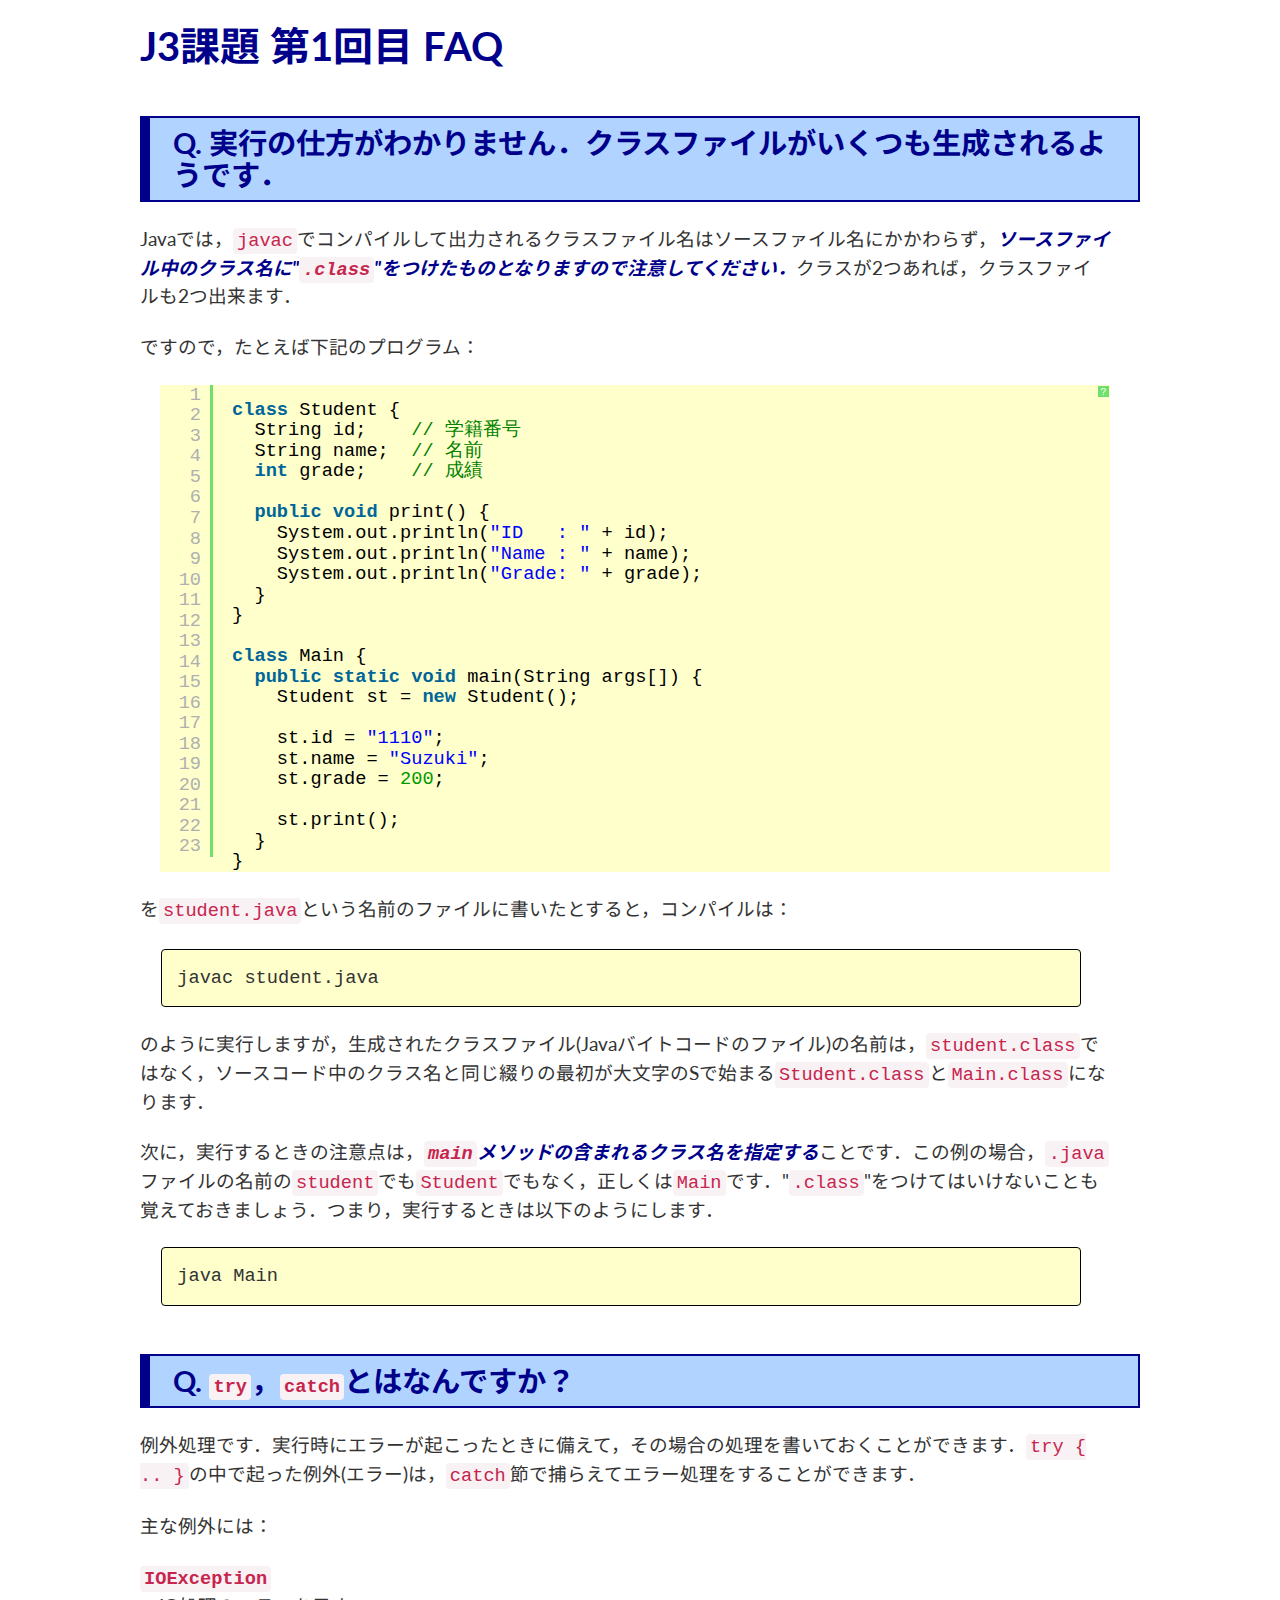
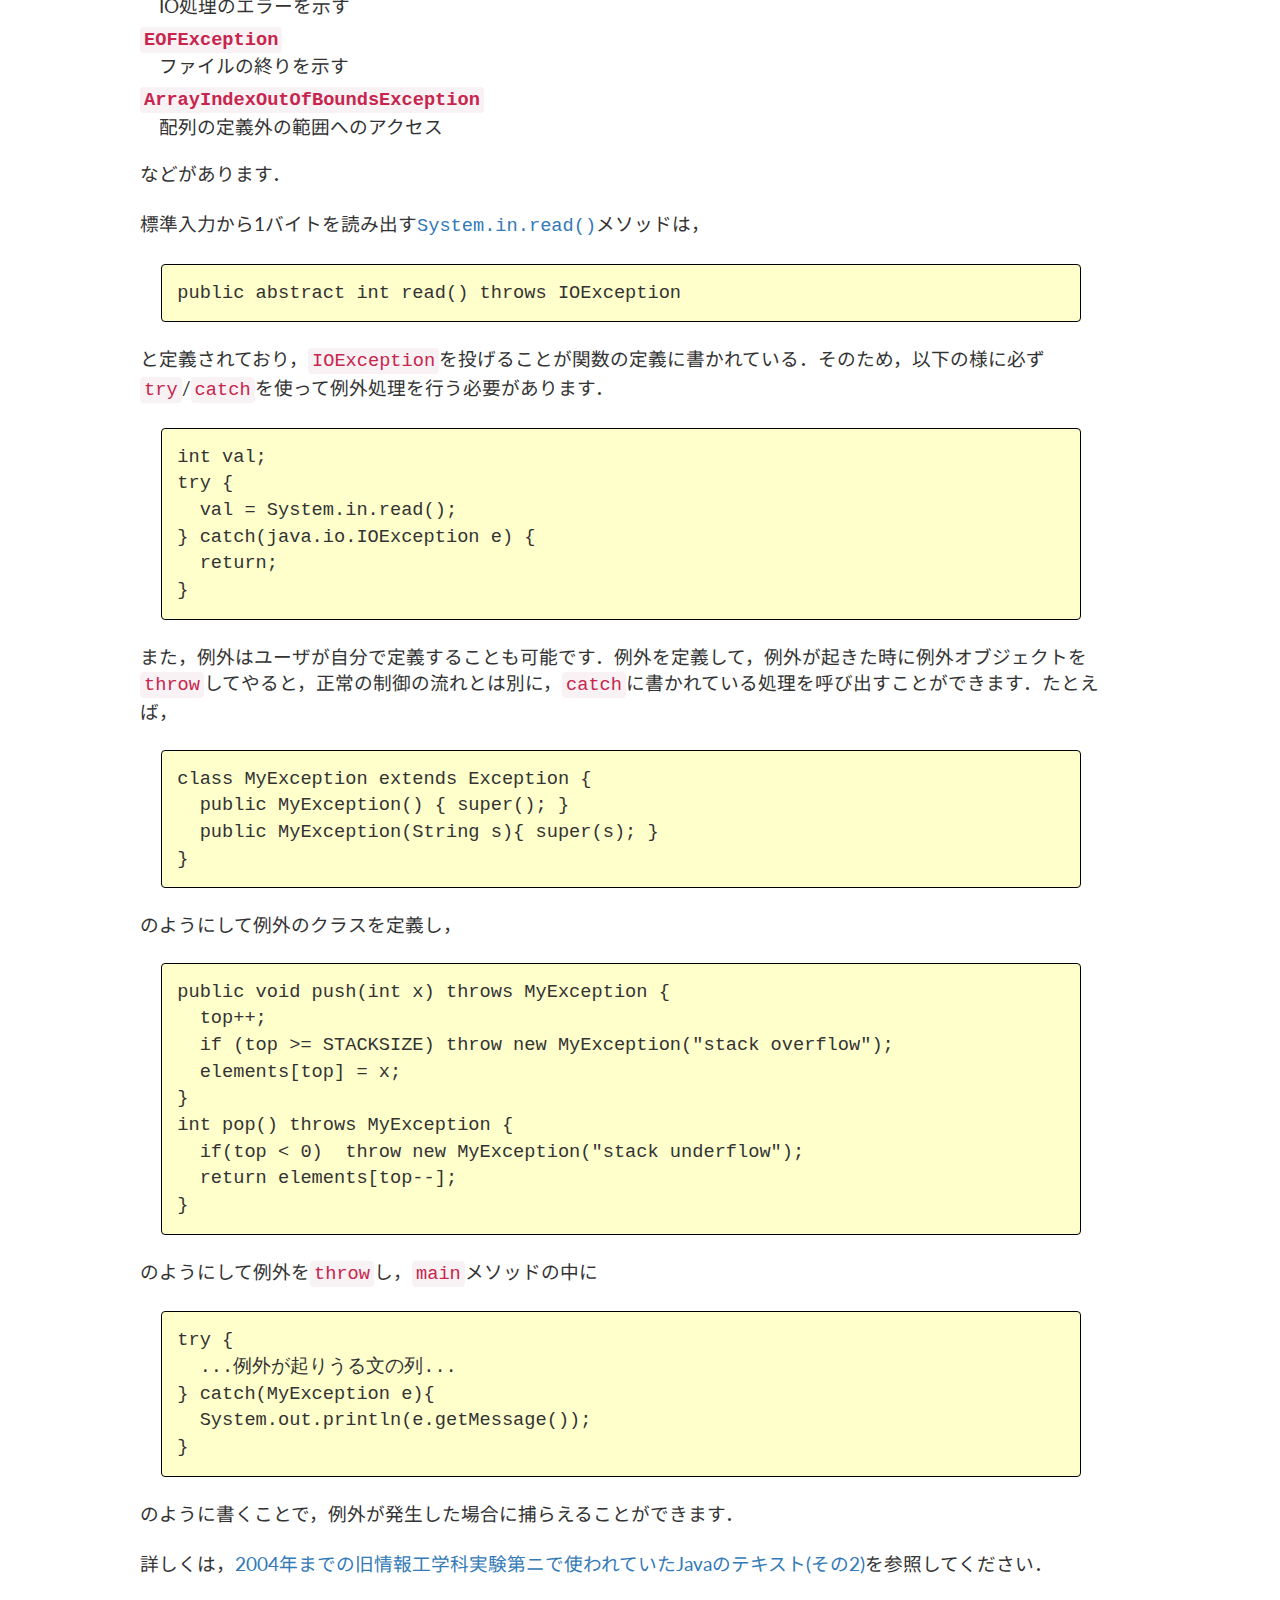
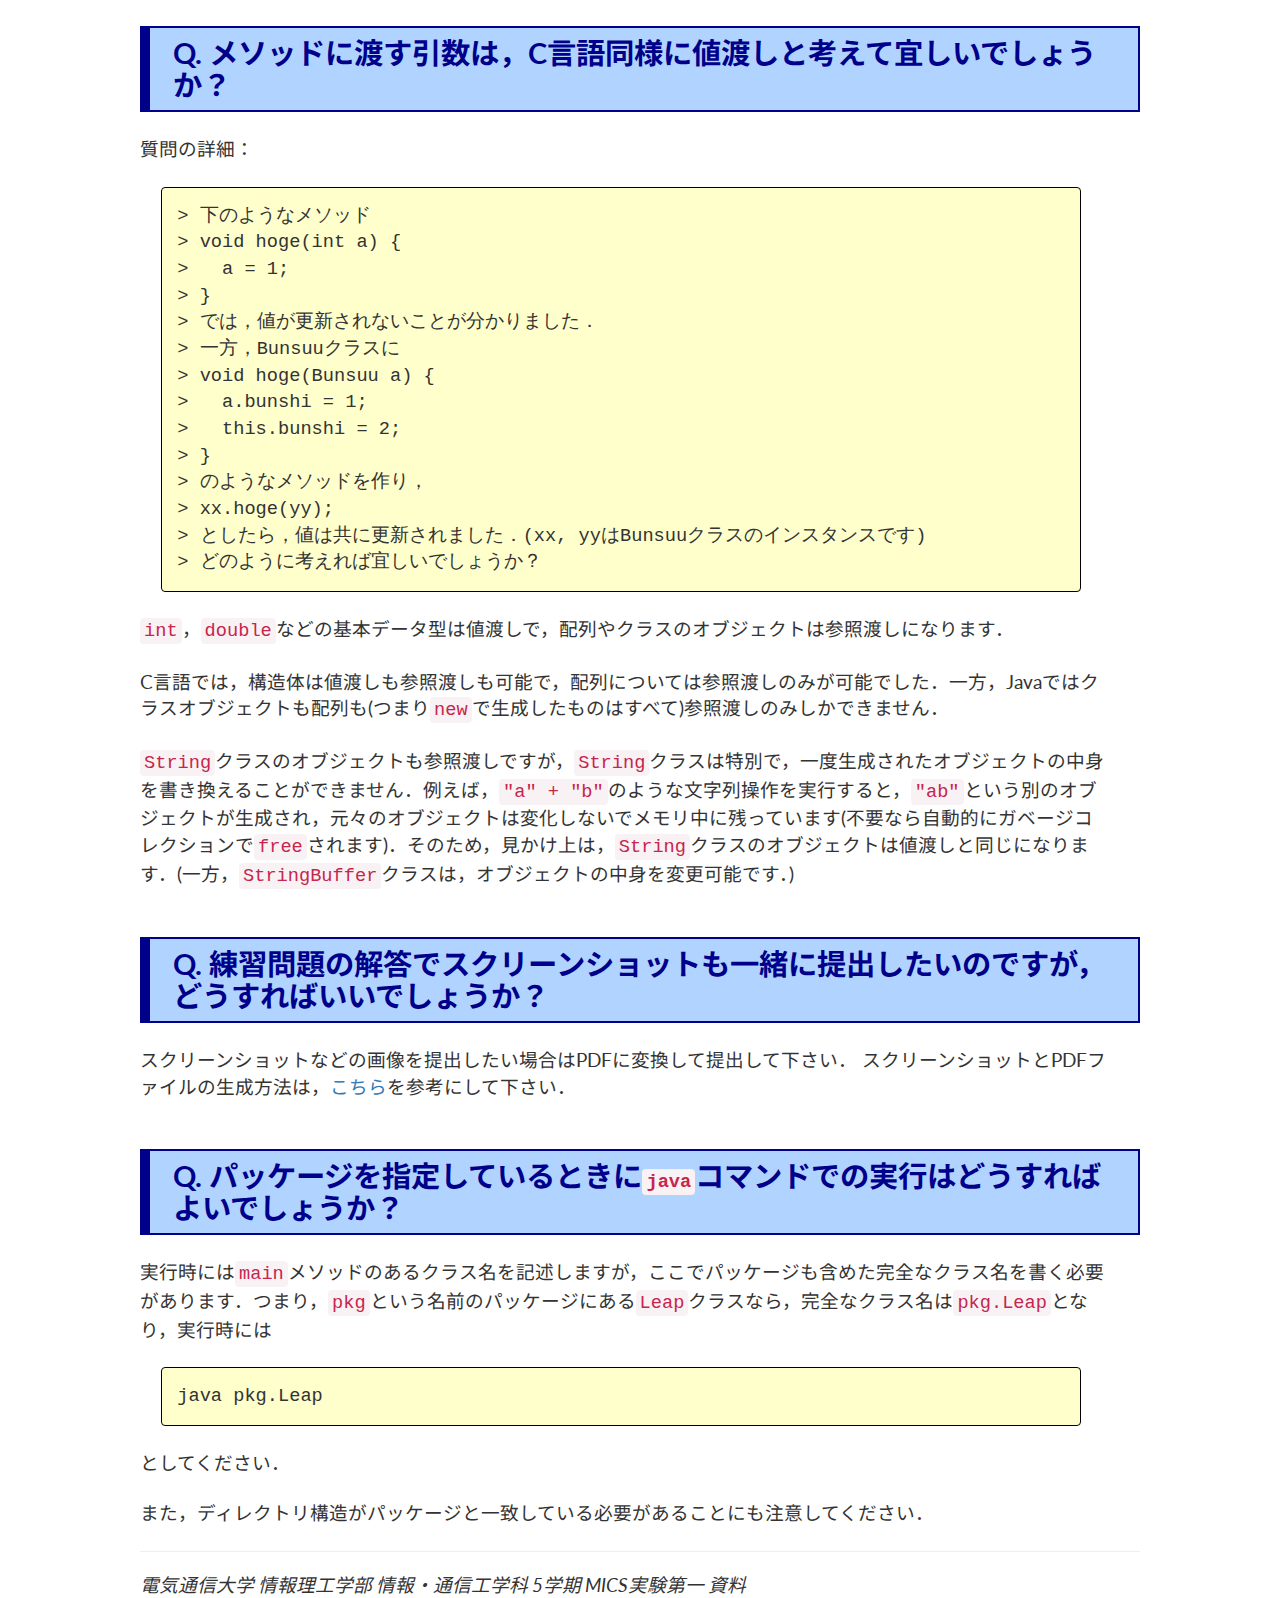
<file: text/faq1.html>
<!DOCTYPE HTML PUBLIC "-//W3C//DTD HTML//EN">
<html> <head>
<!-- (C)2011 K.Yanai (UEC) -->
<meta name="robots" content="noindex,nofellow">
<meta HTTP-EQUIV="Content-Type" CONTENT="text/html; CHARSET=UTF-8">
<title>J3課題 第1回目 FAQ</title>
<link href="https://fonts.googleapis.com/css?family=Lato:400,700|Noto+Sans+JP:400,700" rel="stylesheet">
<link href="https://maxcdn.bootstrapcdn.com/bootstrap/3.3.1/css/bootstrap.min.css" rel="stylesheet">
<link rel="stylesheet" href="../oop-new.css" type="text/css">
</head>

<script type="text/javascript" src="js/shCore.js"></script>
<script type="text/javascript" src="js/shBrushJava.js"></script>
<script type="text/javascript" src="js/shBrushCpp.js"></script>
<link href="css/shCore.css" rel="stylesheet" type="text/css" />
<link href="css/shCoreDefault2.css" rel="stylesheet" type="text/css" />
<link href="css/shThemeDefault2.css" rel="stylesheet" type="text/css" />
<script type="text/javascript">
     SyntaxHighlighter.all()
</script>

<body>
<h1>J3課題 第1回目 FAQ</h1>
<script src="https://ajax.googleapis.com/ajax/libs/jquery/1.11.1/jquery.min.js"></script>
<script src="https://maxcdn.bootstrapcdn.com/bootstrap/3.3.1/js/bootstrap.min.js"></script>


<h2>Q. 実行の仕方がわかりません．クラスファイルがいくつも生成されるようです．</h2>

<p>
Javaでは，<code>javac</code>でコンパイルして出力されるクラスファイル名はソースファイル名にかかわらず，<em>ソースファイル中のクラス名に"<code>.class</code>"をつけたものとなりますので注意してください．</em>クラスが2つあれば，クラスファイルも2つ出来ます．
</p>

<p>
ですので，たとえば下記のプログラム：
</p>

<pre class="brush: java">
class Student {
  String id;    // 学籍番号
  String name;  // 名前
  int grade;    // 成績

  public void print() {
    System.out.println("ID   : " + id);  
    System.out.println("Name : " + name);
    System.out.println("Grade: " + grade);
  }
}

class Main {
  public static void main(String args[]) {
    Student st = new Student();
   
    st.id = "1110";
    st.name = "Suzuki";
    st.grade = 200;

    st.print();
  }
}
</pre>

<p>
を<code>student.java</code>という名前のファイルに書いたとすると，コンパイルは：
</p>

<pre class="ref">
javac student.java
</pre>

<p>
のように実行しますが，生成されたクラスファイル(Javaバイトコードのファイル)の名前は，<code>student.class</code>ではなく，ソースコード中のクラス名と同じ綴りの最初が大文字のSで始まる<code>Student.class</code>と<code>Main.class</code>になります．
</p>

<p>
次に，実行するときの注意点は，<em><code>main</code>メソッドの含まれるクラス名を指定する</em>ことです．この例の場合，<code>.java</code>ファイルの名前の<code>student</code>でも<code>Student</code>でもなく，正しくは<code>Main</code>です．"<code>.class</code>"をつけてはいけないことも覚えておきましょう．つまり，実行するときは以下のようにします．</p>

<pre class="ref">
java Main
</pre>

<h2 name="trycatch">Q. <code>try</code>，<code>catch</code>とはなんですか？</h2>

<p>
例外処理です．実行時にエラーが起こったときに備えて，その場合の処理を書いておくことができます．<code>try { .. }</code>の中で起った例外(エラー)は，<code>catch</code>節で捕らえてエラー処理をすることができます．
</p>

<p>
主な例外には：
<dl>
  <dt><code>IOException</code></dt>
  <dd>IO処理のエラーを示す</dd>
  <dt><code>EOFException</code></dt>
  <dd>ファイルの終りを示す </dd>
  <dt><code>ArrayIndexOutOfBoundsException</code></dt>
  <dd>配列の定義外の範囲へのアクセス</dd>
</dl>
などがあります．
</p>

<p>
標準入力から1バイトを読み出す<a href="https://docs.oracle.com/javase/jp/8/docs/api/java/io/InputStream.html#read--"><tt>System.in.read()</tt></a>メソッドは，
</p>

<pre class=ref>
public abstract int read() throws IOException
</pre>
<p>と定義されており，<code>IOException</code>を投げることが関数の定義に書かれている．そのため，以下の様に必ず<code>try</code>/<code>catch</code>を使って例外処理を行う必要があります．
</p>
<pre class="ref">
int val;
try {
  val = System.in.read();
} catch(java.io.IOException e) {
  return;
}
</pre>

<p>
また，例外はユーザが自分で定義することも可能です．例外を定義して，例外が起きた時に例外オブジェクトを<code>throw</code>してやると，正常の制御の流れとは別に，<code>catch</code>に書かれている処理を呼び出すことができます．たとえば，
</p>

<pre class="ref">
class MyException extends Exception {
  public MyException() { super(); }
  public MyException(String s){ super(s); }
}
</pre>
<p>
のようにして例外のクラスを定義し，
</p>
<pre class="ref">
public void push(int x) throws MyException {
  top++;
  if (top &gt;= STACKSIZE) throw new MyException(&quot;stack overflow&quot;);
  elements[top] = x; 
}
int pop() throws MyException { 
  if(top &lt; 0)  throw new MyException(&quot;stack underflow&quot;);
  return elements[top--];
}
</pre>

<p>
のようにして例外を<code>throw</code>し，<code>main</code>メソッドの中に
</p>

<pre class="ref">
try {
  ...例外が起りうる文の列...
} catch(MyException e){
  System.out.println(e.getMessage());
}
</pre>

<p>
のように書くことで，例外が発生した場合に捕らえることができます．
</p>

<p>
詳しくは，<a href="2.pdf">2004年までの旧情報工学科実験第ニで使われていたJavaのテキスト(その2)</a>を参照してください．
</p>

<!--
<h2> Q. J3-1の練習問題9について質問です．</h2>
<pre>
 > INPUTクラスではInteger.parseInt()を使っていますが，
 > 例外のNumberFormatExceptionはcatchしなくても良いのですか？
 > catchしなくても実行時に
 > Exception in thread "main" java.lang.NumberFormatException: For
input string: "fdas"
 >         at java.lang.NumberFormatException.forInputString(NumberFormatException.java:48)
 >         at java.lang.Integer.parseInt(Integer.java:447)
 >         at java.lang.Integer.parseInt(Integer.java:497)
 >         at INPUT.Int(Practice9.java:145)
 >         at Practice9.main(Practice9.java:6)
 > のように表示して終了するだけだと思います．
 > 例外処理はどの程度まで対応するのが妥当ですか？

Readline が発生するIOException は catch しないと，
コンパイルエラーになるので，エラー処理をつけているだけです．

Javaでは，RuntimeException 系(実行時エラー)のException以外のException は
catchすることが必須です．しないと，コンパイルエラーになります．

NumberFormatExceptionはRuntimeException系のException
ですので，catch する必要がありません．

もちろん，必要がなくても，例外処理をしたければ，しても構いません．

一般に，課題の問題文で要求されている内容以上のプログラムを
作成して提出することは大変望ましい事ですので，やる気があれば，
本人が納得するまで仕上げて，提出してくれて構いません．
</pre>
<HR>
-->
<h2>Q. メソッドに渡す引数は，C言語同様に値渡しと考えて宜しいでしょうか？</h2>

<p>質問の詳細：</p>
<pre class="ref">
> 下のようなメソッド
> void hoge(int a) {
>   a = 1;
> }
> では，値が更新されないことが分かりました．
> 一方，Bunsuuクラスに
> void hoge(Bunsuu a) {
>   a.bunshi = 1;
>   this.bunshi = 2;
> }
> のようなメソッドを作り，
> xx.hoge(yy);
> としたら，値は共に更新されました．(xx, yyはBunsuuクラスのインスタンスです)
> どのように考えれば宜しいでしょうか？
</pre>

<p>
<code>int</code>，<code>double</code>などの基本データ型は値渡しで，配列やクラスのオブジェクトは参照渡しになります．
</p>

<p>
C言語では，構造体は値渡しも参照渡しも可能で，配列については参照渡しのみが可能でした．一方，Javaではクラスオブジェクトも配列も(つまり<code>new</code>で生成したものはすべて)参照渡しのみしかできません．
</p>

<p>
<code>String</code>クラスのオブジェクトも参照渡しですが，<code>String</code>クラスは特別で，一度生成されたオブジェクトの中身を書き換えることができません．例えば，<code>"a" + "b"</code>のような文字列操作を実行すると，<code>"ab"</code>という別のオブジェクトが生成され，元々のオブジェクトは変化しないでメモリ中に残っています(不要なら自動的にガベージコレクションで<code>free</code>されます)．そのため，見かけ上は，<code>String</code>クラスのオブジェクトは値渡しと同じになります．(一方，<code>StringBuffer</code>クラスは，オブジェクトの中身を変更可能です．)
</p>

<h2>Q. 練習問題の解答でスクリーンショットも一緒に提出したいのですが，どうすればいいでしょうか？</h2>

<p>
スクリーンショットなどの画像を提出したい場合はPDFに変換して提出して下さい．
スクリーンショットとPDFファイルの生成方法は，<a href="screen.html">こちら</a>を参考にして下さい．
</p>

<h2>Q. パッケージを指定しているときに<code>java</code>コマンドでの実行はどうすればよいでしょうか？</h2>

<p>
実行時には<code>main</code>メソッドのあるクラス名を記述しますが，ここでパッケージも含めた完全なクラス名を書く必要があります．つまり，<code>pkg</code>という名前のパッケージにある<code>Leap</code>クラスなら，完全なクラス名は<code>pkg.Leap</code>となり，実行時には
</p>

<pre class="ref">
java pkg.Leap
</pre>

<p>
としてください．
</p>

<p>
また，ディレクトリ構造がパッケージと一致している必要があることにも注意してください．
</p>

<hr/>
<i>電気通信大学 情報理工学部 情報・通信工学科 5学期 MICS実験第一 資料</i>
</body>
</html>
</file>
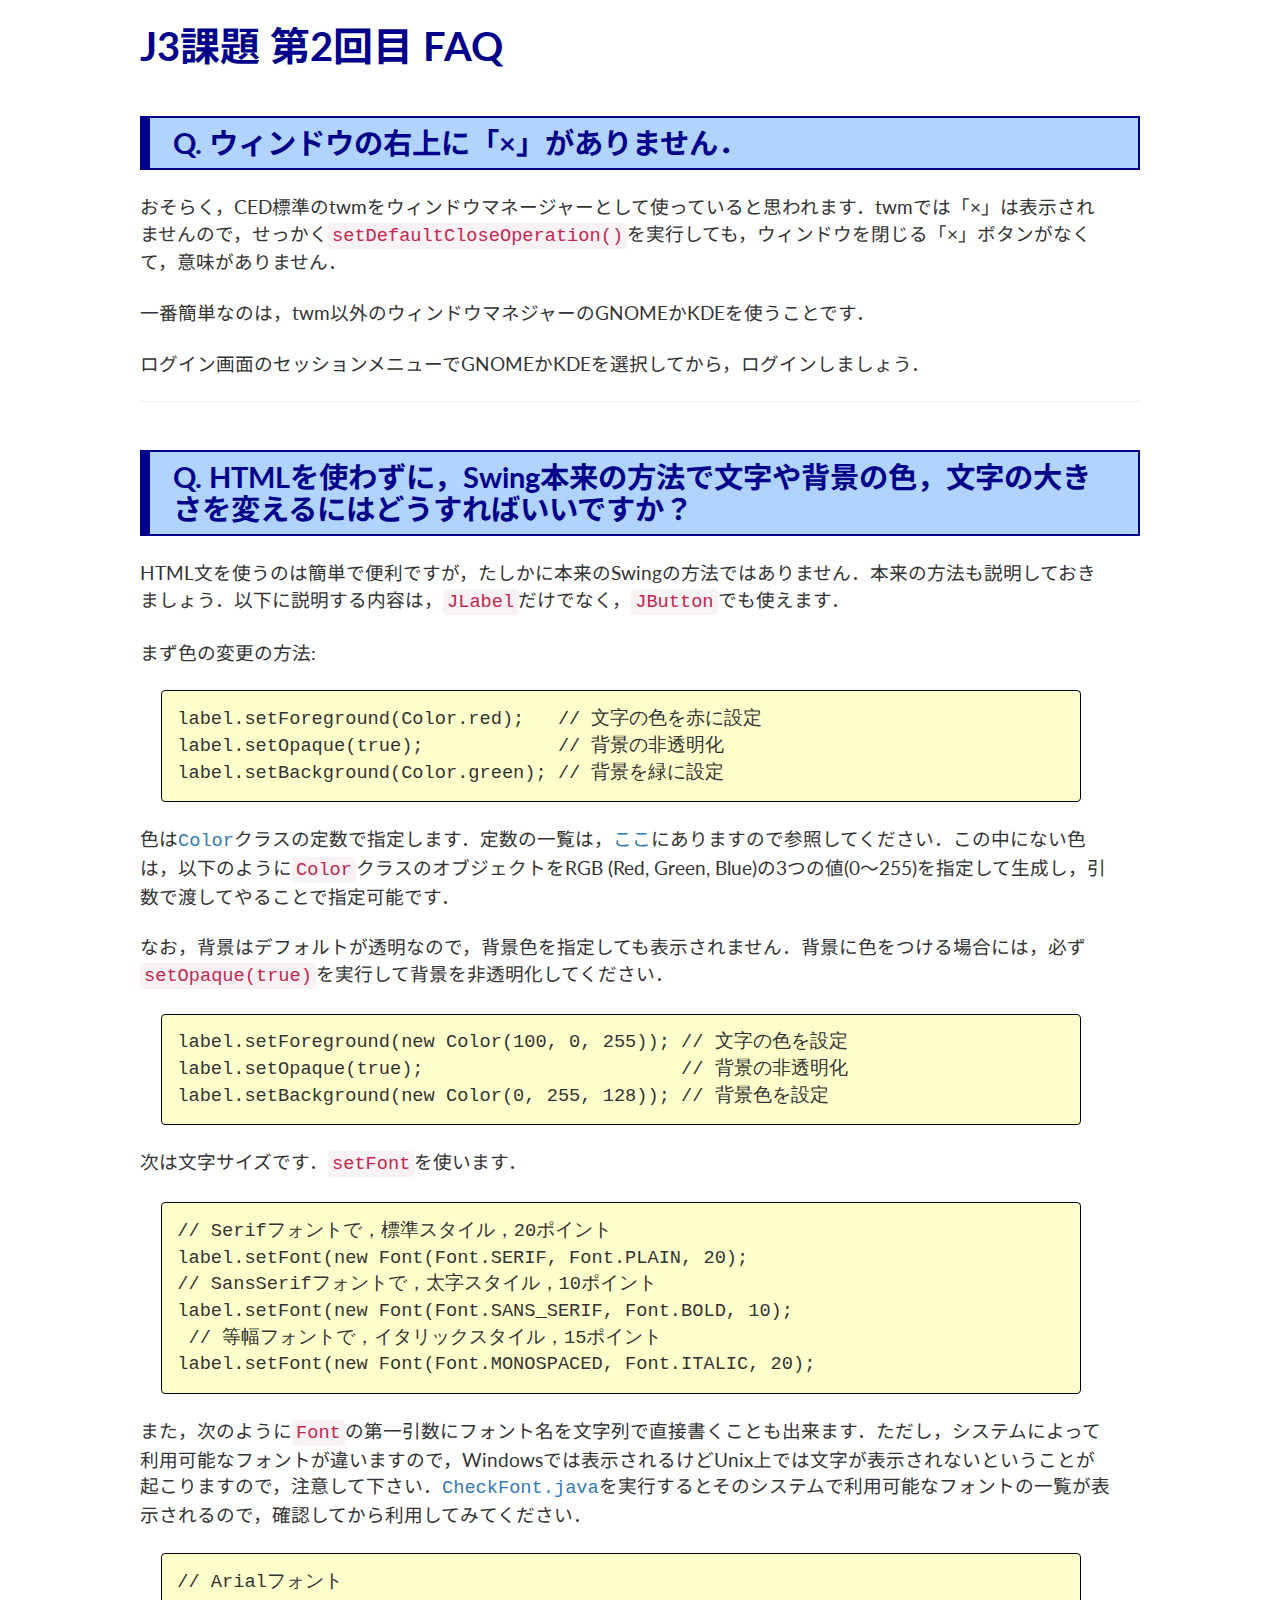
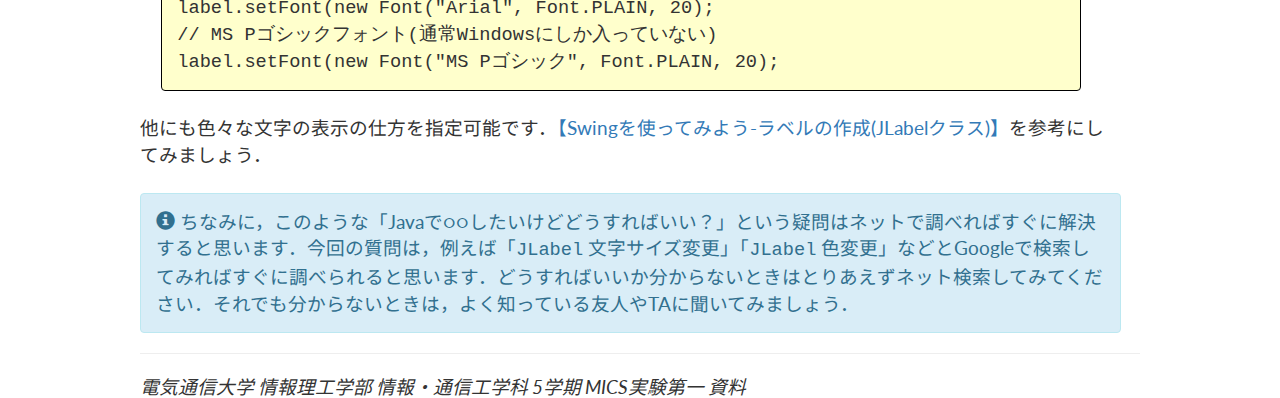
<file: text/faq2.html>
<!DOCTYPE HTML PUBLIC "-//W3C//DTD HTML//EN">
<html> <head>
<!-- (C)2011 K.Yanai (UEC) -->
<META name="robots" content="noindex,nofellow">
<META HTTP-EQUIV="Content-Type" CONTENT="text/html; CHARSET=UTF-8">
<title>J3課題 第2回目 FAQ</title>
<link href="https://fonts.googleapis.com/css?family=Lato:400,700|Noto+Sans+JP:400,700" rel="stylesheet">
<link href="https://maxcdn.bootstrapcdn.com/bootstrap/3.3.1/css/bootstrap.min.css" rel="stylesheet">
<LINK rel="stylesheet" href="../oop-new.css" type="text/css">
</head>

<body>
<h1>J3課題 第2回目 FAQ</h1>
<script src="https://ajax.googleapis.com/ajax/libs/jquery/1.11.1/jquery.min.js"></script>
<script src="https://maxcdn.bootstrapcdn.com/bootstrap/3.3.1/js/bootstrap.min.js"></script>

<h2>Q. ウィンドウの右上に「×」がありません．</h2>

<P>
おそらく，CED標準のtwmをウィンドウマネージャーとして使っていると思われます．twmでは「×」は表示されませんので，せっかく<code>setDefaultCloseOperation()</code>を実行しても，ウィンドウを閉じる「×」ボタンがなくて，意味がありません．
</p>

<p>
一番簡単なのは，twm以外のウィンドウマネジャーのGNOMEかKDEを使うことです．
</p>

<p>
ログイン画面のセッションメニューでGNOMEかKDEを選択してから，ログインしましょう．
</p>

<hr>

<h2 id="font">Q. HTMLを使わずに，Swing本来の方法で文字や背景の色，文字の大きさを変えるにはどうすればいいですか？ </h2>

<p>
HTML文を使うのは簡単で便利ですが，たしかに本来のSwingの方法ではありません．本来の方法も説明しておきましょう．以下に説明する内容は，<code>JLabel</code>だけでなく，<code>JButton</code>でも使えます．
</p>

<p>
まず色の変更の方法:
</p>

<pre class=ref>
label.setForeground(Color.red);   // 文字の色を赤に設定
label.setOpaque(true);            // 背景の非透明化
label.setBackground(Color.green); // 背景を緑に設定
</pre>

<p>
色は<a href="https://docs.oracle.com/javase/jp/8/docs/api/java/awt/Color.html"><tt>Color</tt></a>クラスの定数で指定します．定数の一覧は，<a href="https://docs.oracle.com/javase/jp/8/docs/api/java/awt/Color.html#field.summary">ここ</a>にありますので参照してください．この中にない色は，以下のように<code>Color</code>クラスのオブジェクトをRGB (Red, Green, Blue)の3つの値(0〜255)を指定して生成し，引数で渡してやることで指定可能です．
</p>

<p>
なお，背景はデフォルトが透明なので，背景色を指定しても表示されません．背景に色をつける場合には，必ず<code>setOpaque(true)</code>を実行して背景を非透明化してください．
</p>

<pre class="ref">
label.setForeground(new Color(100, 0, 255)); // 文字の色を設定
label.setOpaque(true);                       // 背景の非透明化
label.setBackground(new Color(0, 255, 128)); // 背景色を設定
</pre>

<p>
次は文字サイズです．<code>setFont</code>を使います．
</p>

<pre class="ref">
// Serifフォントで，標準スタイル，20ポイント 
label.setFont(new Font(Font.SERIF, Font.PLAIN, 20);
// SansSerifフォントで，太字スタイル，10ポイント 
label.setFont(new Font(Font.SANS_SERIF, Font.BOLD, 10);
 // 等幅フォントで，イタリックスタイル，15ポイント 
label.setFont(new Font(Font.MONOSPACED, Font.ITALIC, 20);
</pre>

<p>
また，次のように<code>Font</code>の第一引数にフォント名を文字列で直接書くことも出来ます．ただし，システムによって利用可能なフォントが違いますので，Windowsでは表示されるけどUnix上では文字が表示されないということが起こりますので，注意して下さい．<a href="../code/CheckFont.java"><tt>CheckFont.java</tt></a>を実行するとそのシステムで利用可能なフォントの一覧が表示されるので，確認してから利用してみてください．
</p>

<pre class="ref">
// Arialフォント
label.setFont(new Font("Arial", Font.PLAIN, 20);
// MS Pゴシックフォント(通常Windowsにしか入っていない)
label.setFont(new Font("MS Pゴシック", Font.PLAIN, 20);
</pre>

<p>
他にも色々な文字の表示の仕方を指定可能です．<a href="http://www.javadrive.jp/tutorial/jlabel/">【Swingを使ってみよう-ラベルの作成(JLabelクラス)】</a>を参考にしてみましょう．
</p>

<div class="alert alert-info" role="alert">
  <span class="glyphicon glyphicon-info-sign" aria-hidden="true"></span>
  <span class="sr-only">Tips:</span>
ちなみに，このような「Javaで○○したいけどどうすればいい？」という疑問はネットで調べればすぐに解決すると思います．今回の質問は，例えば「<tt>JLabel</tt> 文字サイズ変更」「<tt>JLabel</tt> 色変更」などとGoogleで検索してみればすぐに調べられると思います．どうすればいいか分からないときはとりあえずネット検索してみてください．それでも分からないときは，よく知っている友人やTAに聞いてみましょう．
</div>

<hr/>
<i>電気通信大学 情報理工学部 情報・通信工学科 5学期 MICS実験第一 資料</i>
</body>
</html>
</file>
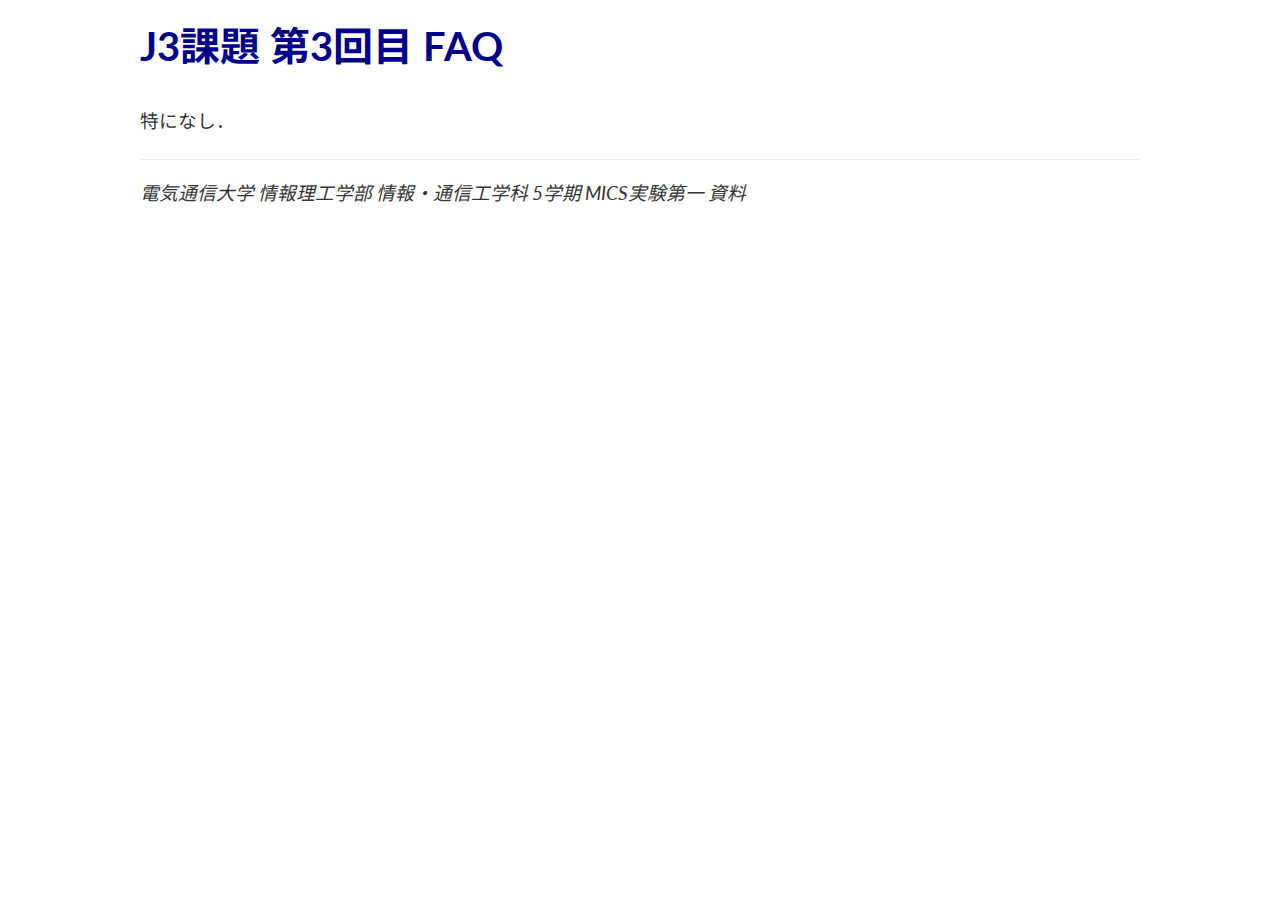
<file: text/faq3.html>
<!DOCTYPE HTML PUBLIC "-//W3C//DTD HTML//EN">
<html> <head>
<!-- (C)2011 K.Yanai (UEC) -->
<meta name="robots" content="noindex,nofellow">
<meta http-equiv="Content-Type" content="text/html; CHARSET=UTF-8">
<title>J3課題 第3回目 FAQ</title>
<link href="https://fonts.googleapis.com/css?family=Lato:400,700|Noto+Sans+JP:400,700" rel="stylesheet">
<link href="https://maxcdn.bootstrapcdn.com/bootstrap/3.3.1/css/bootstrap.min.css" rel="stylesheet">
<link rel="stylesheet" href="../oop-new.css" type="text/css">
</head>

<body>
<h1>J3課題 第3回目 FAQ</h1>
<script src="https://ajax.googleapis.com/ajax/libs/jquery/1.11.1/jquery.min.js"></script>
<script src="https://maxcdn.bootstrapcdn.com/bootstrap/3.3.1/js/bootstrap.min.js"></script>

<p>
特になし．
</p>

<!--<h2>
間違ってライブラリのクラスと同じクラスを作って，コンパイルしたら，
それ以降，正しく動作しなくなりました．
</h2>-->

<hr>
<i>電気通信大学 情報理工学部 情報・通信工学科 5学期 MICS実験第一 資料</i>
</body>
</html>
</file>
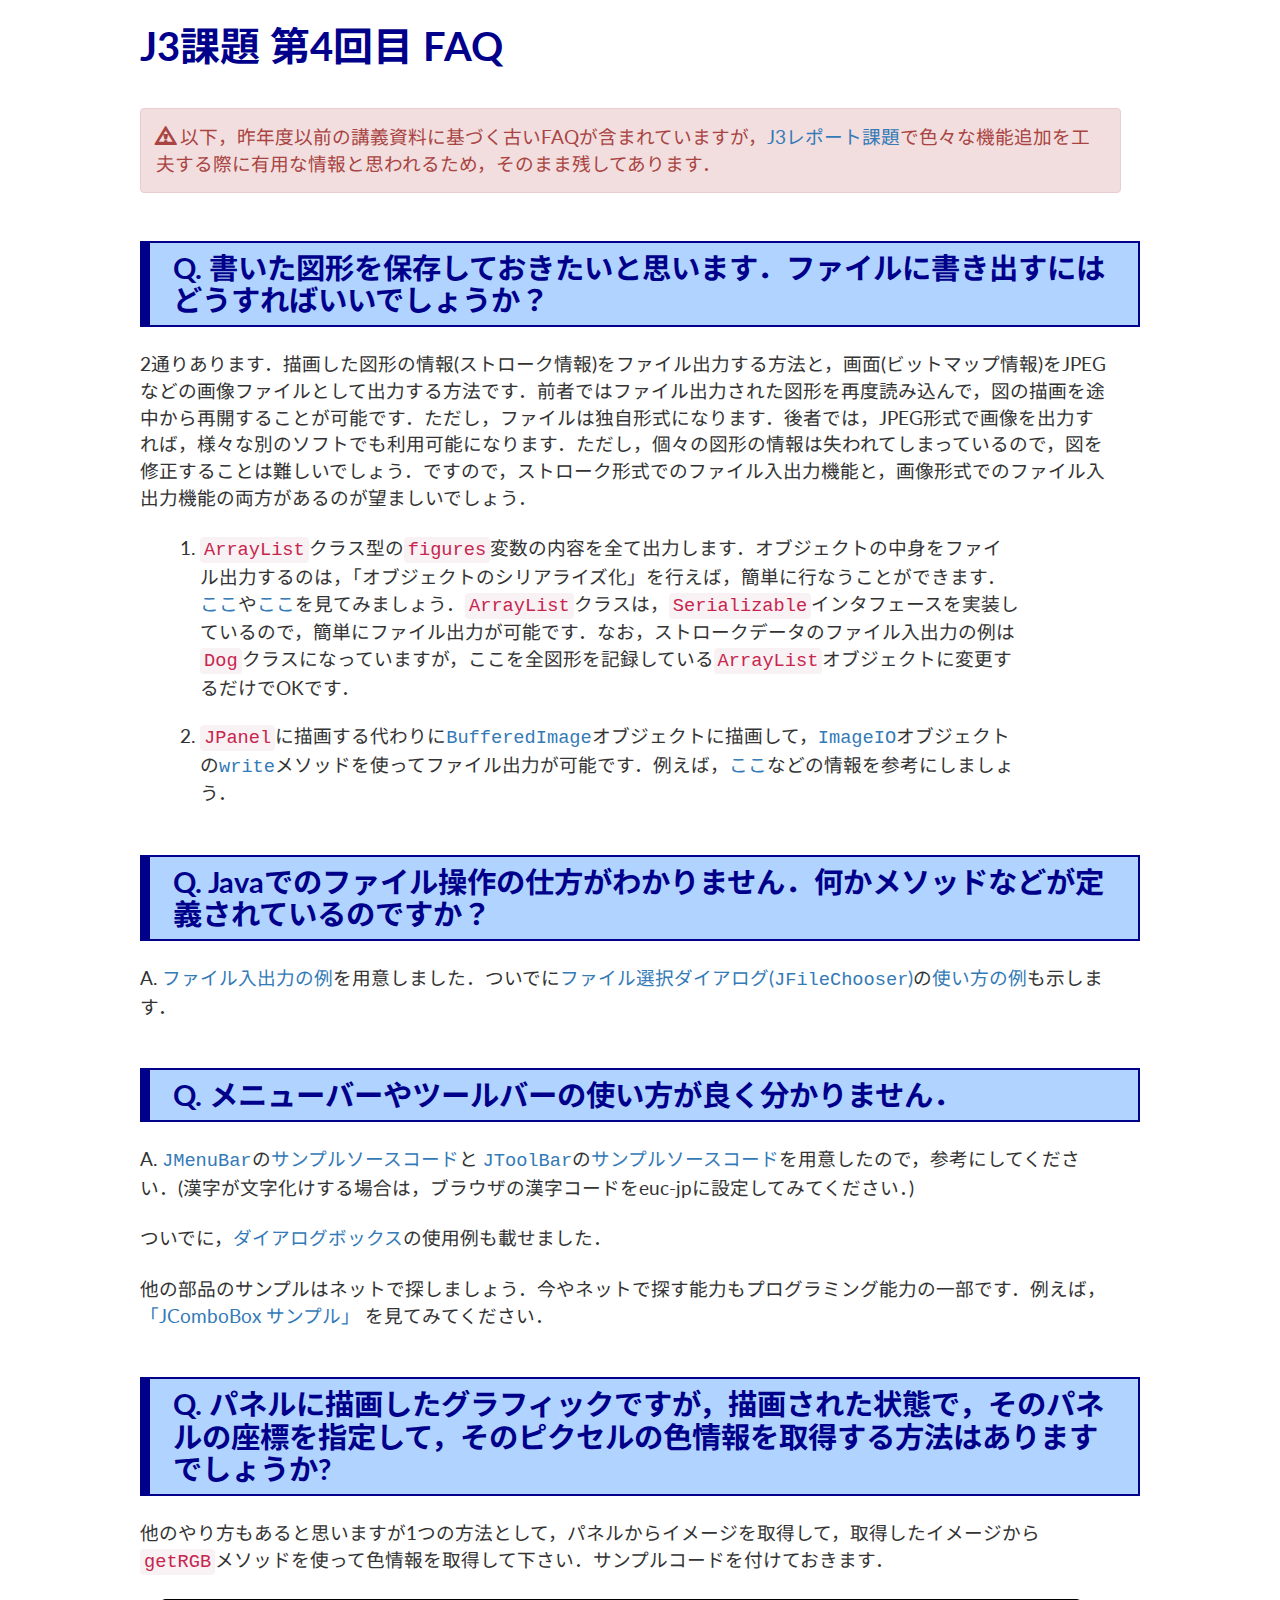
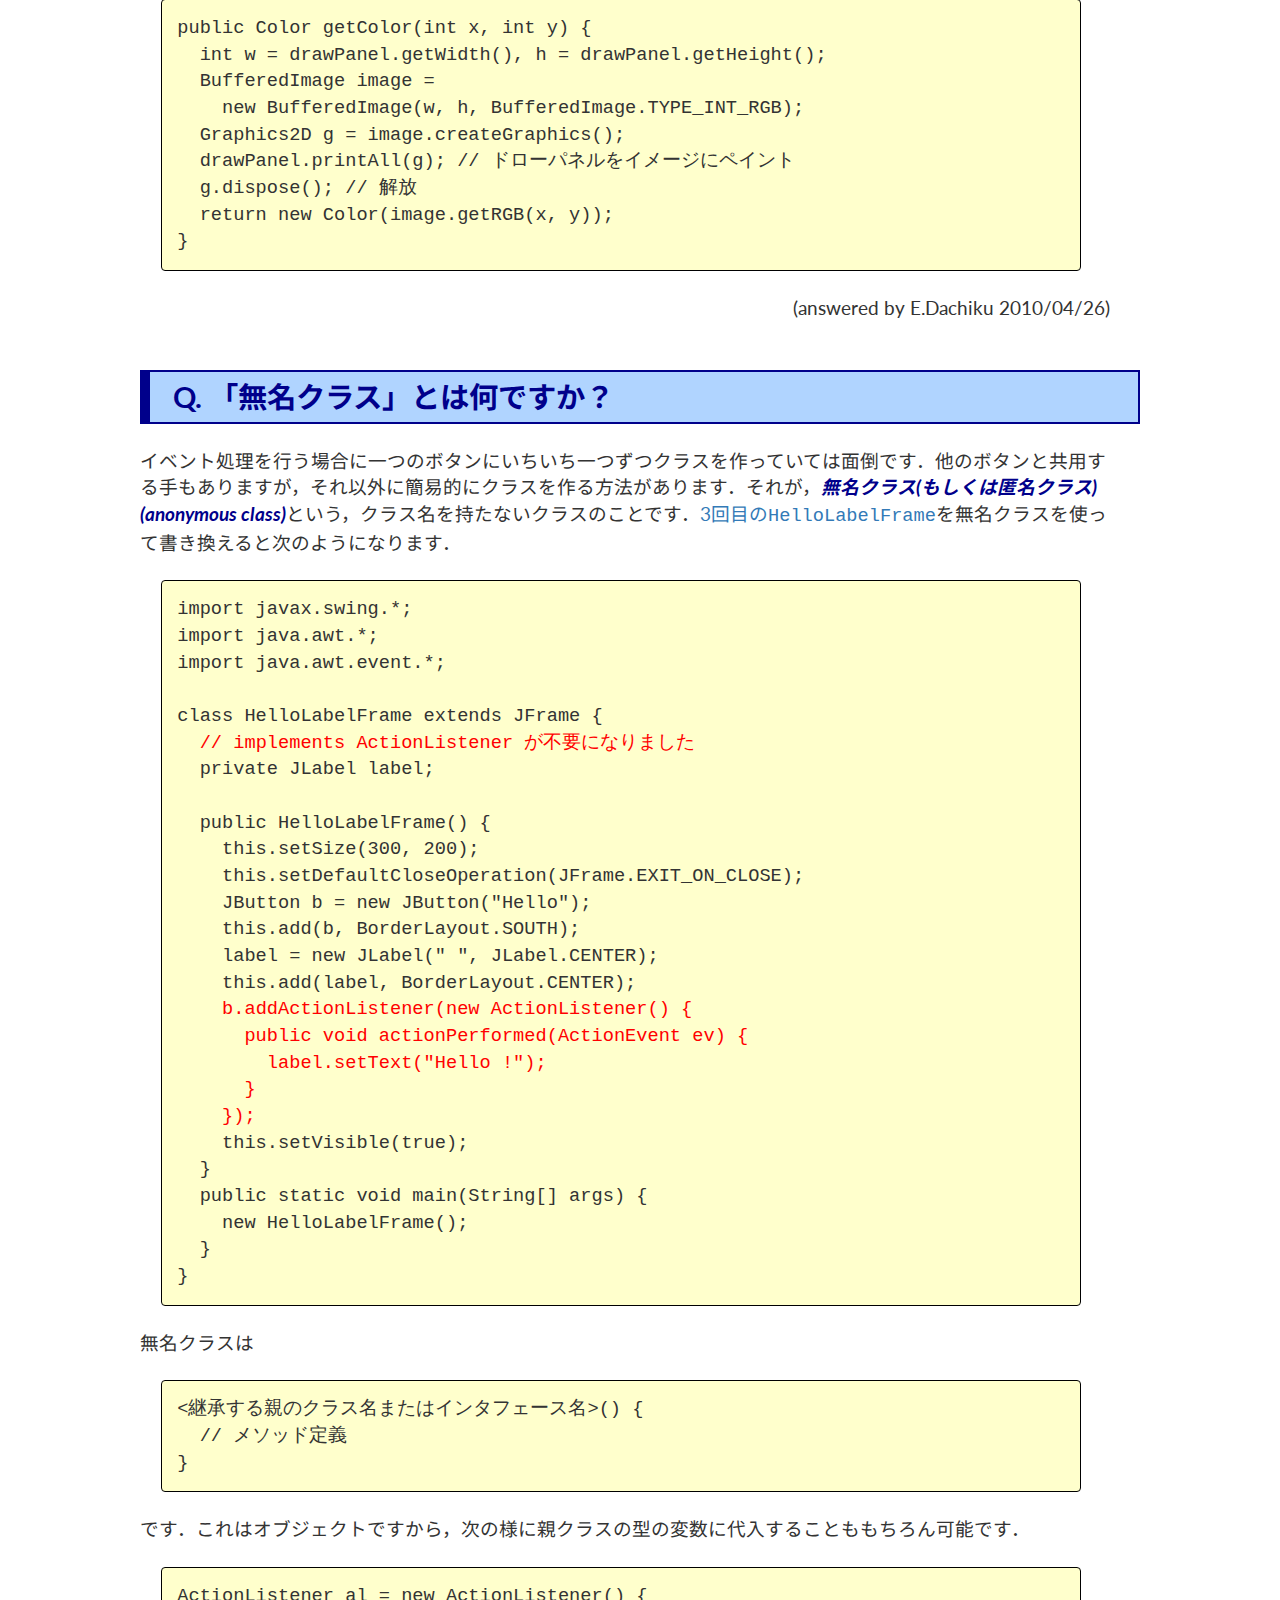
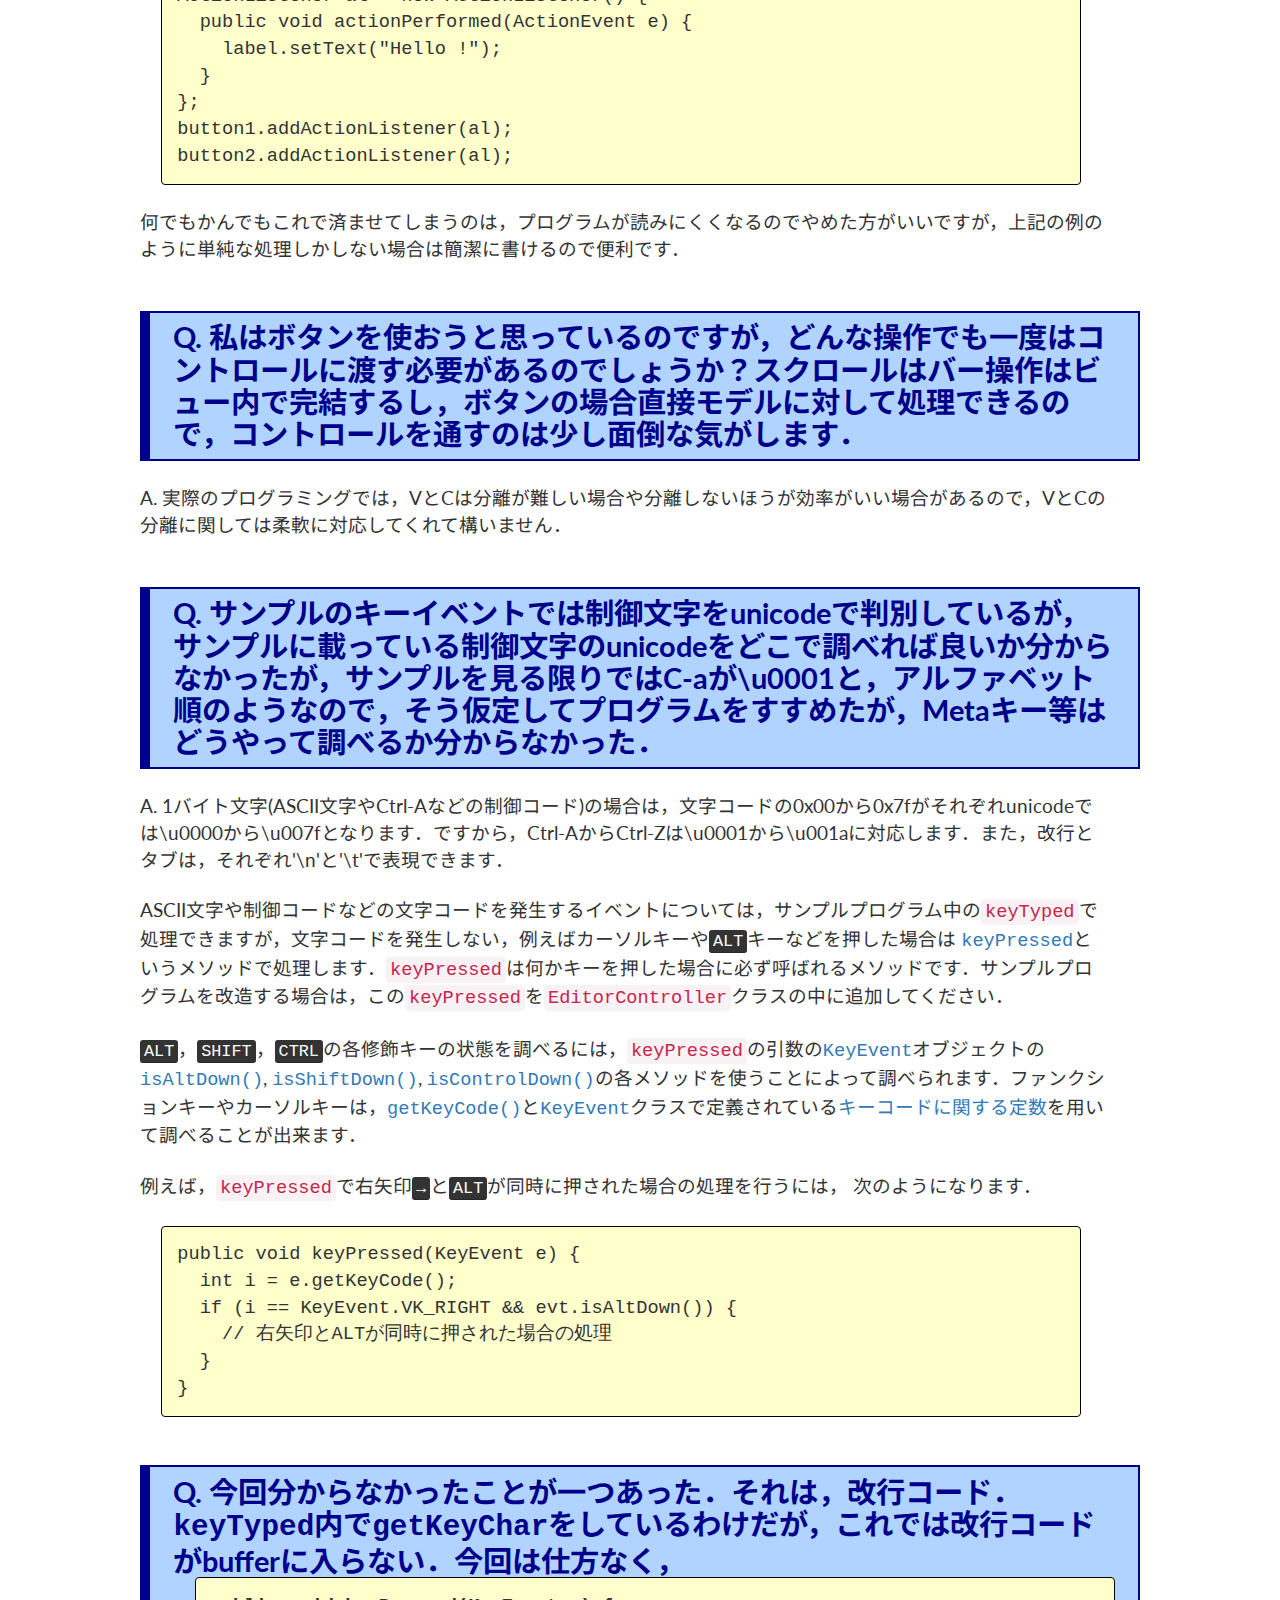
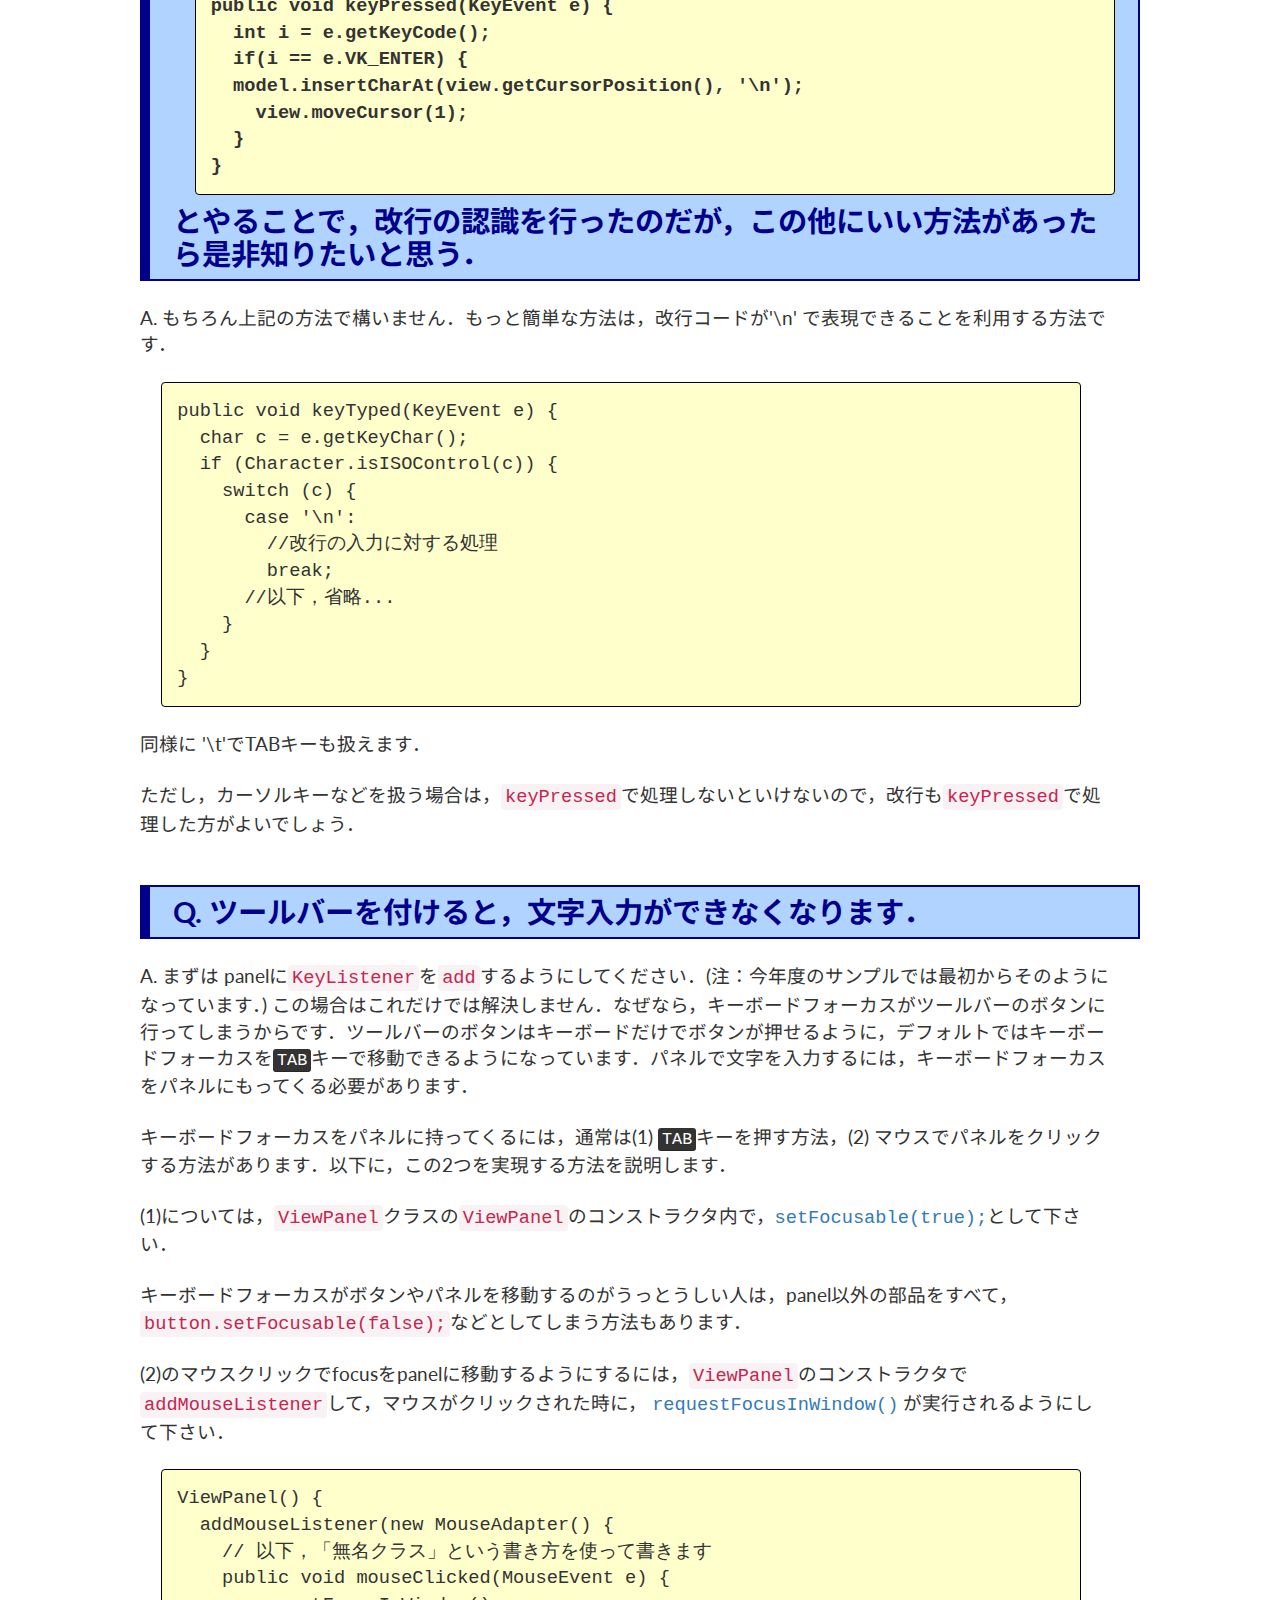
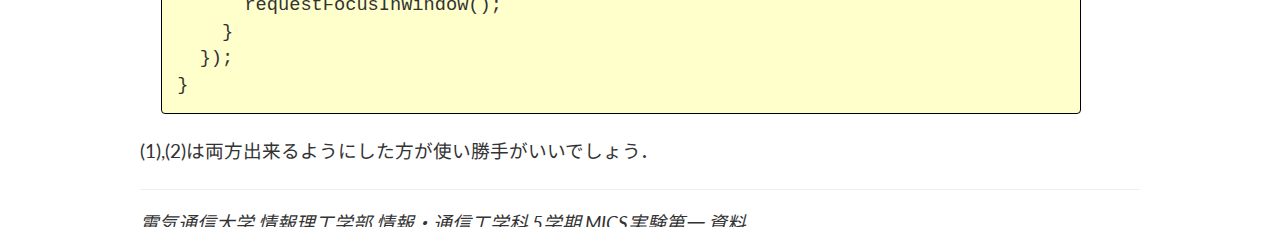
<file: text/faq4.html>
<!DOCTYPE HTML PUBLIC "-//W3C//DTD HTML//EN">
<html> <head>
<!-- (C)2011 K.Yanai (UEC) -->
<meta name="robots" content="noindex,nofellow">
<meta http-equiv="Content-Type" content="text/html; CHARSET=UTF-8">
<title>J3課題 第4回目 FAQ</title>
<link href="https://fonts.googleapis.com/css?family=Lato:400,700|Noto+Sans+JP:400,700" rel="stylesheet">
<link href="https://maxcdn.bootstrapcdn.com/bootstrap/3.3.1/css/bootstrap.min.css" rel="stylesheet">
<link rel="stylesheet" href="../oop-new.css" type="text/css">
</head>

<body>
<h1>J3課題 第4回目 FAQ</h1>
<script src="https://ajax.googleapis.com/ajax/libs/jquery/1.11.1/jquery.min.js"></script>
<script src="https://maxcdn.bootstrapcdn.com/bootstrap/3.3.1/js/bootstrap.min.js"></script>

<div class="alert alert-danger" role="alert">
  <span class="glyphicon glyphicon-warning-sign" aria-hidden="true"></span>
  <span class="sr-only">Warning:</span>
  以下，昨年度以前の講義資料に基づく古いFAQが含まれていますが，<a href="4.html#final-report">J3レポート課題</a>で色々な機能追加を工夫する際に有用な情報と思われるため，そのまま残してあります．
</div>

<!-- <p><span class=b>以下は昨年度までの質問です．今年度のFAQは順次追加していきます．</span></p> -->
<!--
<h2>Q. JColorChooser で色選択のダイヤログを表示すると文字が□で表示されて文字化けするようです．</h2>
<p>
CEDのJavaの日本語フォントの設定が正しくされていなくてSwingのGUIでは日本語がうまく表示されない
ようです．とりあえず，以下のように言語設定を英語にするとJColorChooserのダイヤログ中の文字
がすべて英字になるので，うまく表示されると思います．
</p>
<pre class=ref>
setenv LANG en
(bash の場合は LANG=en)
</pre>
<p>
できるだけ早くCEDのJavaの日本語フォントの設定を修正するようにしたいと思います
．現在，管理者に対応を依頼中です．(⇒ 対応してくれたようです. (2010/05/19))
</p>
<HR>
-->
<h2>Q. 書いた図形を保存しておきたいと思います．ファイルに書き出すにはどうすればいいでしょうか？</h2>

<p>
2通りあります．描画した図形の情報(ストローク情報)をファイル出力する方法と，画面(ビットマップ情報)をJPEGなどの画像ファイルとして出力する方法です．前者ではファイル出力された図形を再度読み込んで，図の描画を途中から再開することが可能です．ただし，ファイルは独自形式になります．後者では，JPEG形式で画像を出力すれば，様々な別のソフトでも利用可能になります．ただし，個々の図形の情報は失われてしまっているので，図を修正することは難しいでしょう．ですので，ストローク形式でのファイル入出力機能と，画像形式でのファイル入出力機能の両方があるのが望ましいでしょう．
</p>

<ol>
<li><code>ArrayList</code>クラス型の<code>figures</code>変数の内容を全て出力します．オブジェクトの中身をファイル出力するのは，「オブジェクトのシリアライズ化」を行えば，簡単に行なうことができます．<a href="http://legacy.techscore.com/tech/J2SE/IO/4.html">ここ</a>や<a href="http://legacy.techscore.com/tech/J2SE/IO/4-2.html">ここ</a>を見てみましょう．<code>ArrayList</code>クラスは，<code>Serializable</code>インタフェースを実装しているので，簡単にファイル出力が可能です．なお，ストロークデータのファイル入出力の例は<code>Dog</code>クラスになっていますが，ここを全図形を記録している<code>ArrayList</code>オブジェクトに変更するだけでOKです．
</li>
<li><code>JPanel</code>に描画する代わりに<a href="https://docs.oracle.com/javase/jp/8/docs/api/java/awt/image/BufferedImage.html"><tt>BufferedImage</tt></a>オブジェクトに描画して，<a href="https://docs.oracle.com/javase/jp/8/docs/api/javax/imageio/ImageIO.html"><tt>ImageIO</tt></a>オブジェクトの<a href="https://docs.oracle.com/javase/jp/8/docs/api/javax/imageio/ImageIO.html#write-java.awt.image.RenderedImage-java.lang.String-java.io.File-"><tt>write</tt></a>メソッドを使ってファイル出力が可能です．例えば，<a href="http://kamifuji.dyndns.org/JSupport/JAVA_Java2D/Java2DTest/index.html">ここ</a>などの情報を参考にしましょう．
</li>
</ol>

<h2>Q. Javaでのファイル操作の仕方がわかりません．何かメソッドなどが定義されているのですか？</h2>

<p>
A. <a href="File.java">ファイル入出力の例</a>を用意しました．ついでに<a href="https://docs.oracle.com/javase/jp/8/docs/api/javax/swing/JFileChooser.html">ファイル選択ダイアログ(<tt>JFileChooser</tt>)</a>の<a href="FileChooser.java">使い方の例</a>も示します．
</p>

<h2 id="jmenu">Q. メニューバーやツールバーの使い方が良く分かりません．</h2>

<p>
A. <a href="https://docs.oracle.com/javase/jp/8/docs/api/javax/swing/JMenuBar.html">
<tt>JMenuBar</tt></a>の<a href="jmenu.java.txt">サンプルソースコード</a>と
<a href="https://docs.oracle.com/javase/jp/8/docs/api/javax/swing/JToolBar.html"><tt>JToolBar</tt></a>の<a href="jtoolbar.java.txt">サンプルソースコード</a>を用意したので，参考にしてください．(漢字が文字化けする場合は，ブラウザの漢字コードをeuc-jpに設定してみてください．)
</p>

<p>
ついでに，<a href="TestDialog.java.txt">ダイアログボックス</a>の使用例も載せました．</p>

<p>他の部品のサンプルはネットで探しましょう．今やネットで探す能力もプログラミング能力の一部です．例えば，<a href="http://www.google.co.jp/search?q=jcombobox+%E3%82%B5%E3%83%B3%E3%83%97%E3%83%AB">「JComboBox サンプル」</a> を見てみてください．
</p>

<h2>Q. パネルに描画したグラフィックですが，描画された状態で，そのパネルの座標を指定して，そのピクセルの色情報を取得する方法はありますでしょうか?</h2>

<p>
他のやり方もあると思いますが1つの方法として，パネルからイメージを取得して，取得したイメージから<code>getRGB</code>メソッドを使って色情報を取得して下さい．サンプルコードを付けておきます．
</p>

<pre class="ref">
public Color getColor(int x, int y) {
  int w = drawPanel.getWidth(), h = drawPanel.getHeight();
  BufferedImage image =
    new BufferedImage(w, h, BufferedImage.TYPE_INT_RGB);
  Graphics2D g = image.createGraphics();
  drawPanel.printAll(g); // ドローパネルをイメージにペイント
  g.dispose(); // 解放
  return new Color(image.getRGB(x, y));
}
</pre>

<P style="text-align: right;">
(answered by E.Dachiku 2010/04/26)　　
</p>

<h2>Q. 「無名クラス」とは何ですか？</h2>

<p>
イベント処理を行う場合に一つのボタンにいちいち一つずつクラスを作っていては面倒です．他のボタンと共用する手もありますが，それ以外に簡易的にクラスを作る方法があります．それが，<em>無名クラス(もしくは匿名クラス)(anonymous class)</em>という，クラス名を持たないクラスのことです．<a href="3.html#HelloLabel">3回目の<tt>HelloLabelFrame</tt></a>を無名クラスを使って書き換えると次のようになります．
</p>

<pre class="ref">
import javax.swing.*;
import java.awt.*;
import java.awt.event.*;

class HelloLabelFrame extends JFrame { 
  <font color=red>// implements ActionListener が不要になりました</font>
  private JLabel label;

  public HelloLabelFrame() {
    this.setSize(300, 200);
    this.setDefaultCloseOperation(JFrame.EXIT_ON_CLOSE);
    JButton b = new JButton("Hello");
    this.add(b, BorderLayout.SOUTH);
    label = new JLabel(" ", JLabel.CENTER);
    this.add(label, BorderLayout.CENTER);
    <font color=red>b.addActionListener(new ActionListener() {
      public void actionPerformed(ActionEvent ev) {
        label.setText("Hello !");
      }
    });</font>
    this.setVisible(true);
  }
  public static void main(String[] args) {
    new HelloLabelFrame();
  }
}
</pre>

<p>
無名クラスは
</p>

<pre class="ref">
<継承する親のクラス名またはインタフェース名>() {
  // メソッド定義
}
</pre>

<p>
です．これはオブジェクトですから，次の様に親クラスの型の変数に代入することももちろん可能です．
</p>

<pre class="ref">
ActionListener al = new ActionListener() {
  public void actionPerformed(ActionEvent e) {
    label.setText("Hello !");
  }
};
button1.addActionListener(al);
button2.addActionListener(al);
</pre>

<p>
何でもかんでもこれで済ませてしまうのは，プログラムが読みにくくなるのでやめた方がいいですが，上記の例のように単純な処理しかしない場合は簡潔に書けるので便利です．
</p>


<h2>Q. 私はボタンを使おうと思っているのですが，どんな操作でも一度はコントロールに渡す必要があるのでしょうか？スクロールはバー操作はビュー内で完結するし，ボタンの場合直接モデルに対して処理できるので，コントロールを通すのは少し面倒な気がします．</h2>
<p>
A. 実際のプログラミングでは，VとCは分離が難しい場合や分離しないほうが効率がいい場合があるので，VとCの分離に関しては柔軟に対応してくれて構いません．<!-- 分担をM,V,Cの3つではなく，MとV+Cの2つに分けたのもこのためです．-->
</p>

<h2> Q. サンプルのキーイベントでは制御文字をunicodeで判別しているが，サンプルに載っている制御文字のunicodeをどこで調べれば良いか分からなかったが，サンプルを見る限りではC-aが\u0001と，アルファベット順のようなので，そう仮定してプログラムをすすめたが，Metaキー等はどうやって調べるか分からなかった．</h2>

<p>
A. 1バイト文字(ASCII文字やCtrl-Aなどの制御コード)の場合は，文字コードの0x00から0x7fがそれぞれunicodeでは\u0000から\u007fとなります．ですから，Ctrl-AからCtrl-Zは\u0001から\u001aに対応します．また，改行とタブは，それぞれ'\n'と'\t'で表現できます．
</p>

<p>
ASCII文字や制御コードなどの文字コードを発生するイベントについては，サンプルプログラム中の<code>keyTyped</code>で処理できますが，文字コードを発生しない，例えばカーソルキーや<kbd>ALT</kbd>キーなどを押した場合は <a href="https://docs.oracle.com/javase/jp/8/docs/api/java/awt/event/KeyAdapter.html#keyPressed-java.awt.event.KeyEvent-"><tt>keyPressed</tt></a>というメソッドで処理します．<code>keyPressed</code>は何かキーを押した場合に必ず呼ばれるメソッドです．サンプルプログラムを改造する場合は，この<code>keyPressed</code>を<code>EditorController</code>クラスの中に追加してください．
</p>

<p>
<kbd>ALT</kbd>，<kbd>SHIFT</kbd>，<kbd>CTRL</kbd>の各修飾キーの状態を調べるには，<code>keyPressed</code>の引数の<a href="https://docs.oracle.com/javase/jp/8/docs/api/java/awt/event/KeyEvent.html"><tt>KeyEvent</tt></a>オブジェクトの<a href="https://docs.oracle.com/javase/jp/8/docs/api/java/awt/event/InputEvent.html#isAltDown--"><tt>isAltDown()</tt></a>, <a href="https://docs.oracle.com/javase/jp/8/docs/api/java/awt/event/InputEvent.html#isShiftDown--"><tt>isShiftDown()</tt></a>, <a href="https://docs.oracle.com/javase/jp/8/docs/api/java/awt/event/InputEvent.html#isControlDown--"><tt>isControlDown()</tt></a>の各メソッドを使うことによって調べられます．ファンクションキーやカーソルキーは，<a href="https://docs.oracle.com/javase/jp/8/docs/api/java/awt/event/KeyEvent.html#getKeyCode--"><tt>getKeyCode()</tt></a>と<a href="https://docs.oracle.com/javase/jp/8/docs/api/java/awt/event/KeyEvent.html"><tt>KeyEvent</tt></a>クラスで定義されている<a href="https://docs.oracle.com/javase/jp/8/docs/api/java/awt/event/KeyEvent.html#field.summary">キーコードに関する定数</a>を用いて調べることが出来ます．
</p>

<p>
例えば，<code>keyPressed</code>で右矢印<kbd>→</kbd>と<kbd>ALT</kbd>が同時に押された場合の処理を行うには，
次のようになります．
</p>

<pre class="ref">
public void keyPressed(KeyEvent e) {
  int i = e.getKeyCode();
  if (i == KeyEvent.VK_RIGHT && evt.isAltDown()) {
    // 右矢印とALTが同時に押された場合の処理
  }
}
</pre>

<h2>Q. 今回分からなかったことが一つあった．それは，改行コード．<tt>keyTyped</tt>内で<tt>getKeyChar</tt>をしているわけだが，これでは改行コードがbufferに入らない．今回は仕方なく，
<pre class="ref">
public void keyPressed(KeyEvent e) {
  int i = e.getKeyCode();
  if(i == e.VK_ENTER) {
  model.insertCharAt(view.getCursorPosition(), '\n');
    view.moveCursor(1);
  }
}
</pre>
とやることで，改行の認識を行ったのだが，この他にいい方法があったら是非知りたいと思う．</h2>

<p>
A. もちろん上記の方法で構いません．もっと簡単な方法は，改行コードが'\n' で表現できることを利用する方法です．
</p>  

<pre class="ref">
public void keyTyped(KeyEvent e) {
  char c = e.getKeyChar();
  if (Character.isISOControl(c)) {
    switch (c) {
      case '\n':
        //改行の入力に対する処理
        break;
      //以下，省略...
    }
  }
}
</pre>

<p>
同様に '\t'でTABキーも扱えます．
</p>

<p>
ただし，カーソルキーなどを扱う場合は，<code>keyPressed</code>で処理しないといけないので，改行も<code>keyPressed</code>で処理した方がよいでしょう．
</p>

<h2>Q. ツールバーを付けると，文字入力ができなくなります．</h2>

<p>
A. まずは panelに<code>KeyListener</code>を<code>add</code>するようにしてください．(注：今年度のサンプルでは最初からそのようになっています．)
この場合はこれだけでは解決しません．なぜなら，キーボードフォーカスがツールバーのボタンに行ってしまうからです．ツールバーのボタンはキーボードだけでボタンが押せるように，デフォルトではキーボードフォーカスを<kbd>TAB</kbd>キーで移動できるようになっています．パネルで文字を入力するには，キーボードフォーカスをパネルにもってくる必要があります．
</p>

<p>
キーボードフォーカスをパネルに持ってくるには，通常は(1) <kbd>TAB</kbd>キーを押す方法，(2) マウスでパネルをクリックする方法があります．以下に，この2つを実現する方法を説明します．
</p>

<p>
(1)については，<code>ViewPanel</code>クラスの<code>ViewPanel</code>のコンストラクタ内で，<a href="https://docs.oracle.com/javase/jp/8/docs/api/java/awt/Component.html#setFocusable-boolean-"><tt>setFocusable(true);</tt></a>として下さい．
</p>

<p>
キーボードフォーカスがボタンやパネルを移動するのがうっとうしい人は，panel以外の部品をすべて，<code>button.setFocusable(false);</code>などとしてしまう方法もあります．
</p>

<p>
(2)のマウスクリックでfocusをpanelに移動するようにするには，<code>ViewPanel</code>のコンストラクタで<code>addMouseListener</code>して，マウスがクリックされた時に，
<a href="https://docs.oracle.com/javase/jp/8/docs/api/java/awt/Component.html#requestFocusInWindow--"><tt>requestFocusInWindow()</tt></a> が実行されるようにして下さい．

<pre class="ref">
ViewPanel() {
  addMouseListener(new MouseAdapter() {
    // 以下，「無名クラス」という書き方を使って書きます
    public void mouseClicked(MouseEvent e) {
      requestFocusInWindow();
    }	
  });
}
</pre>

<p>
(1),(2)は両方出来るようにした方が使い勝手がいいでしょう．
</p>

<hr/>
<i>電気通信大学 情報理工学部 情報・通信工学科 5学期 MICS実験第一 資料</i>
</body>
</html>
</file>
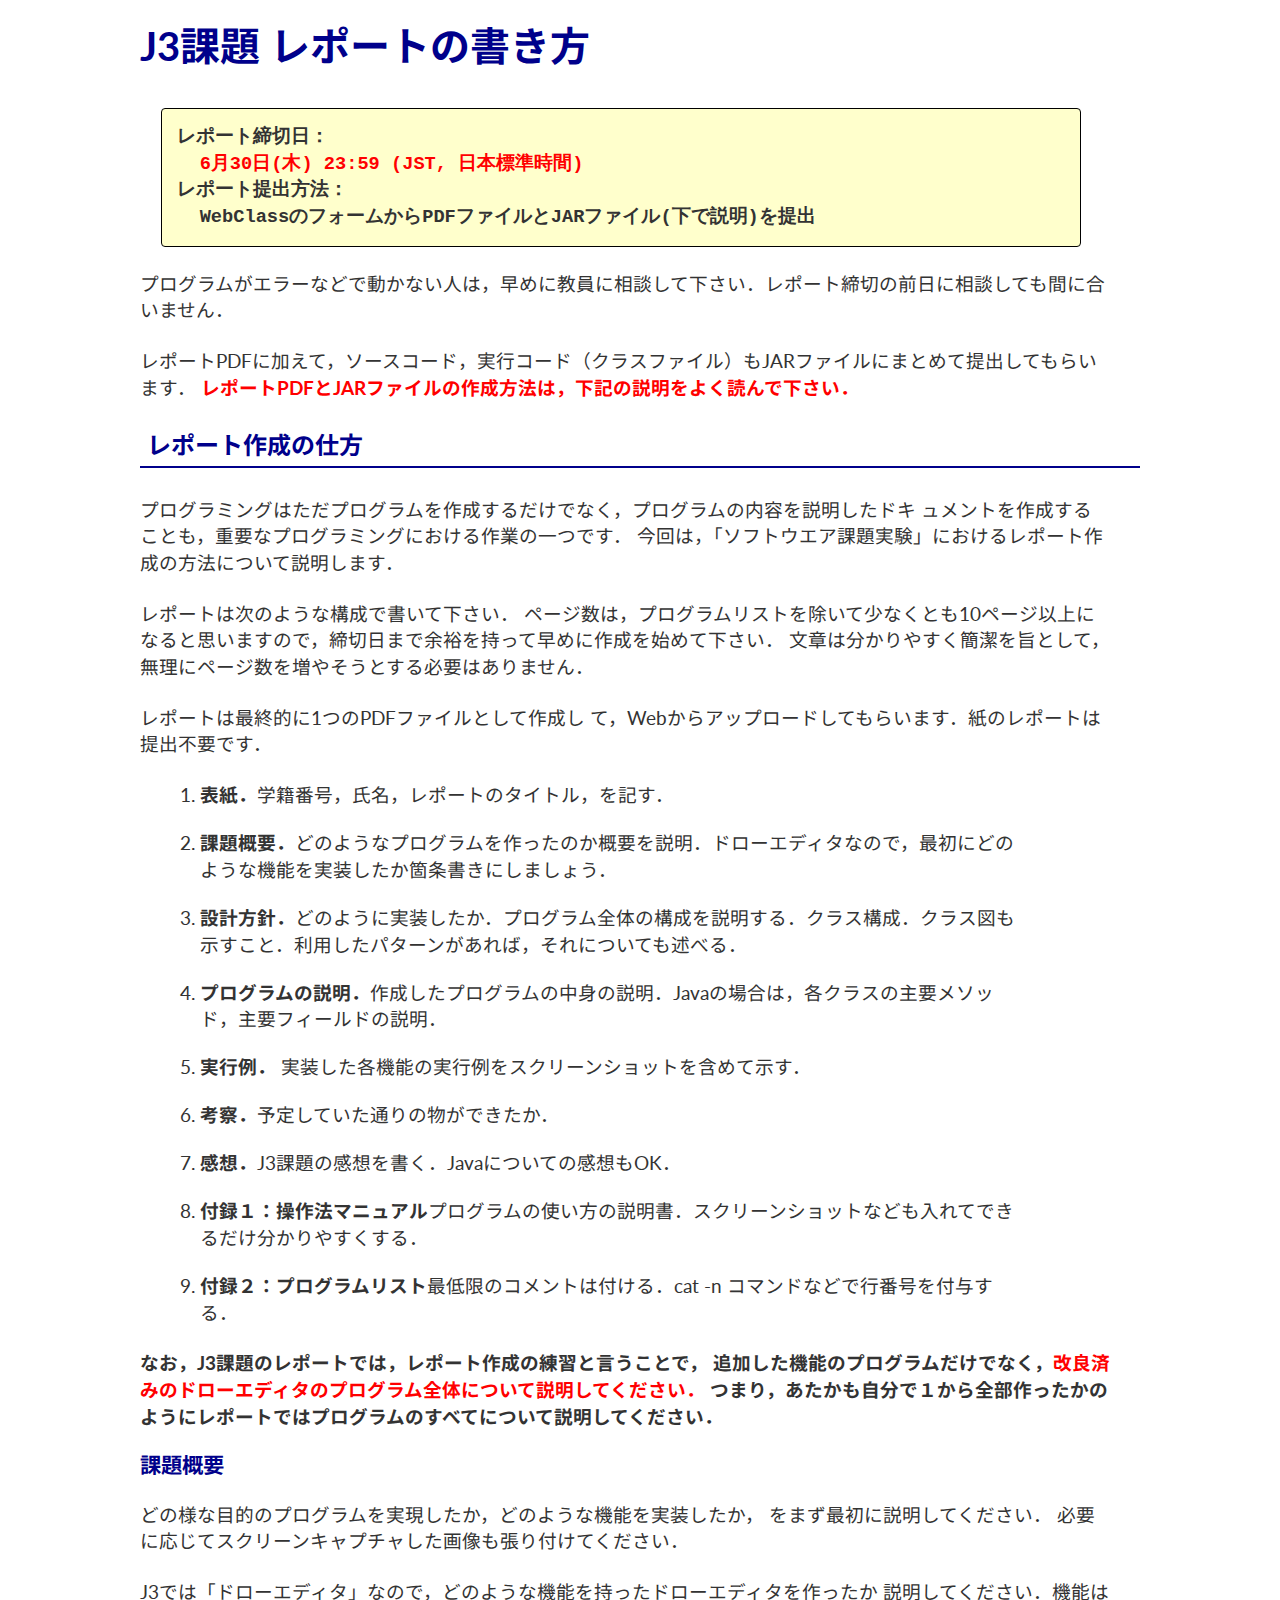
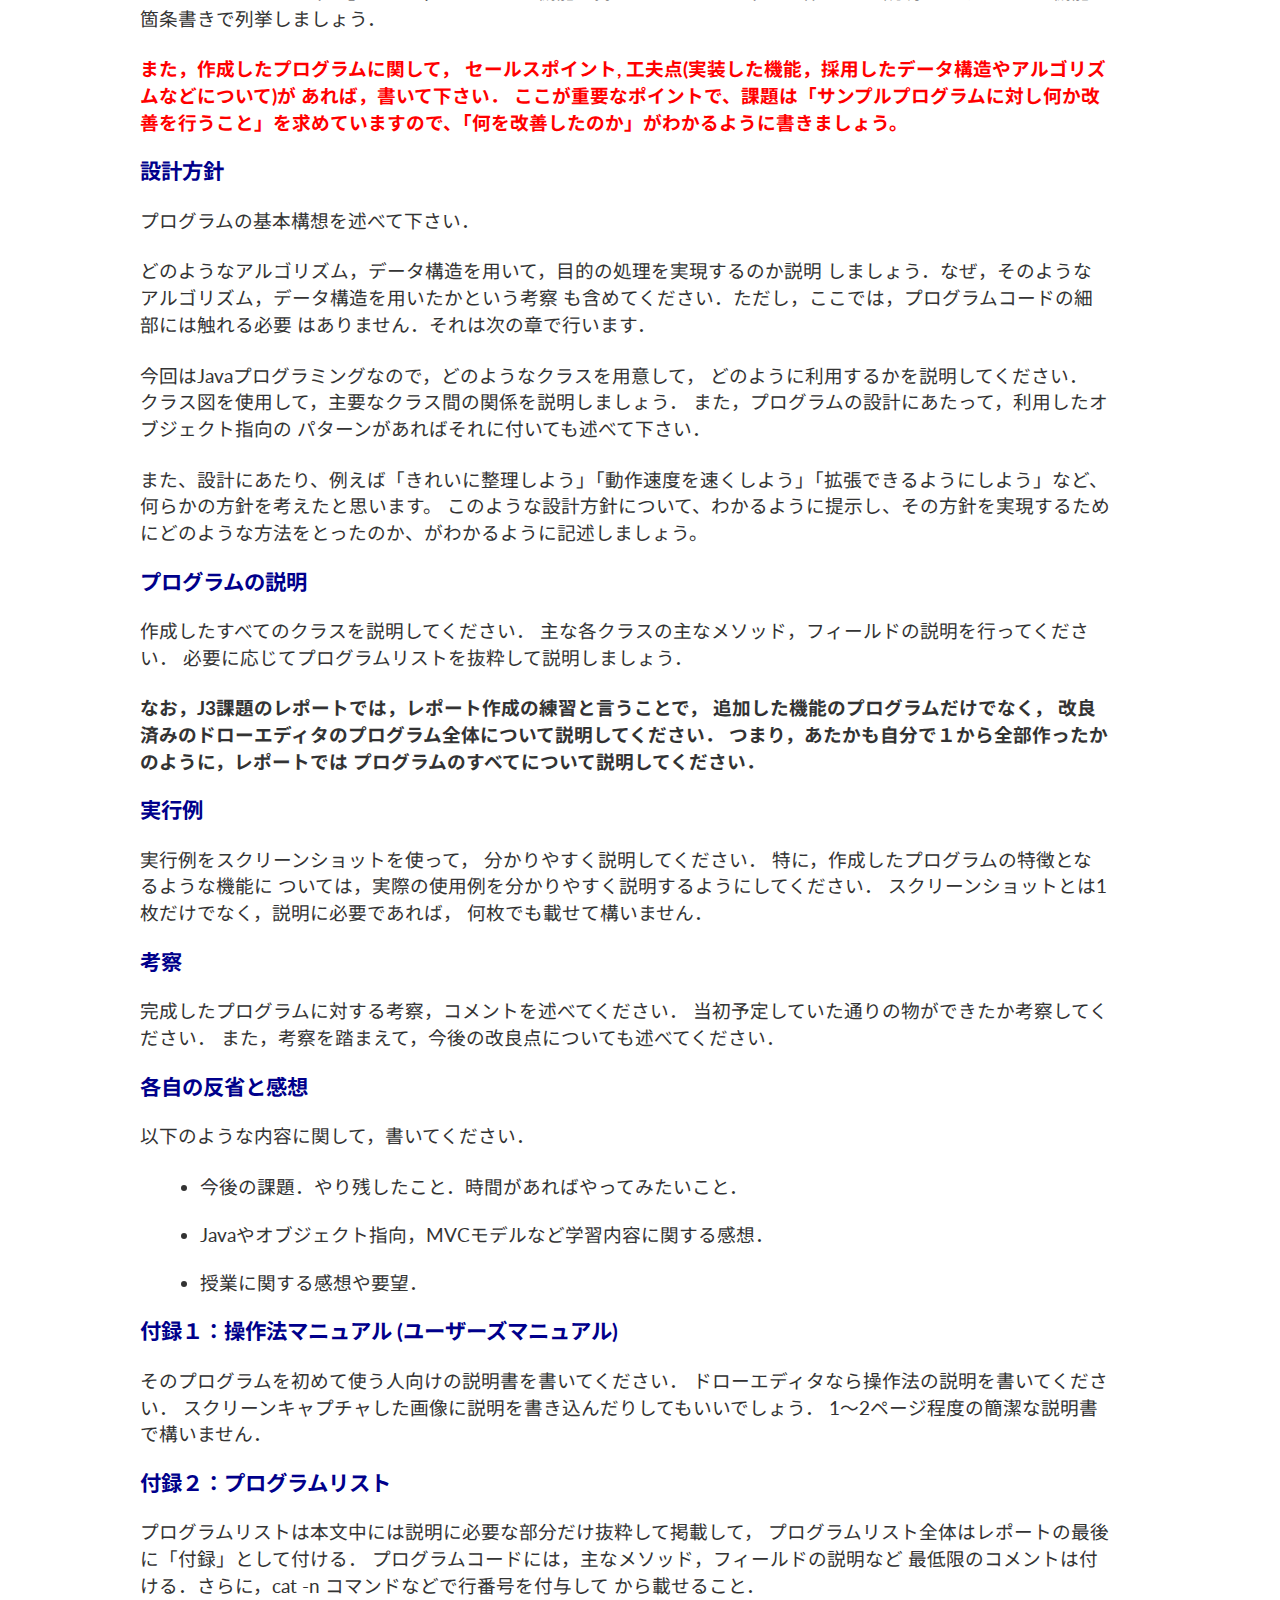
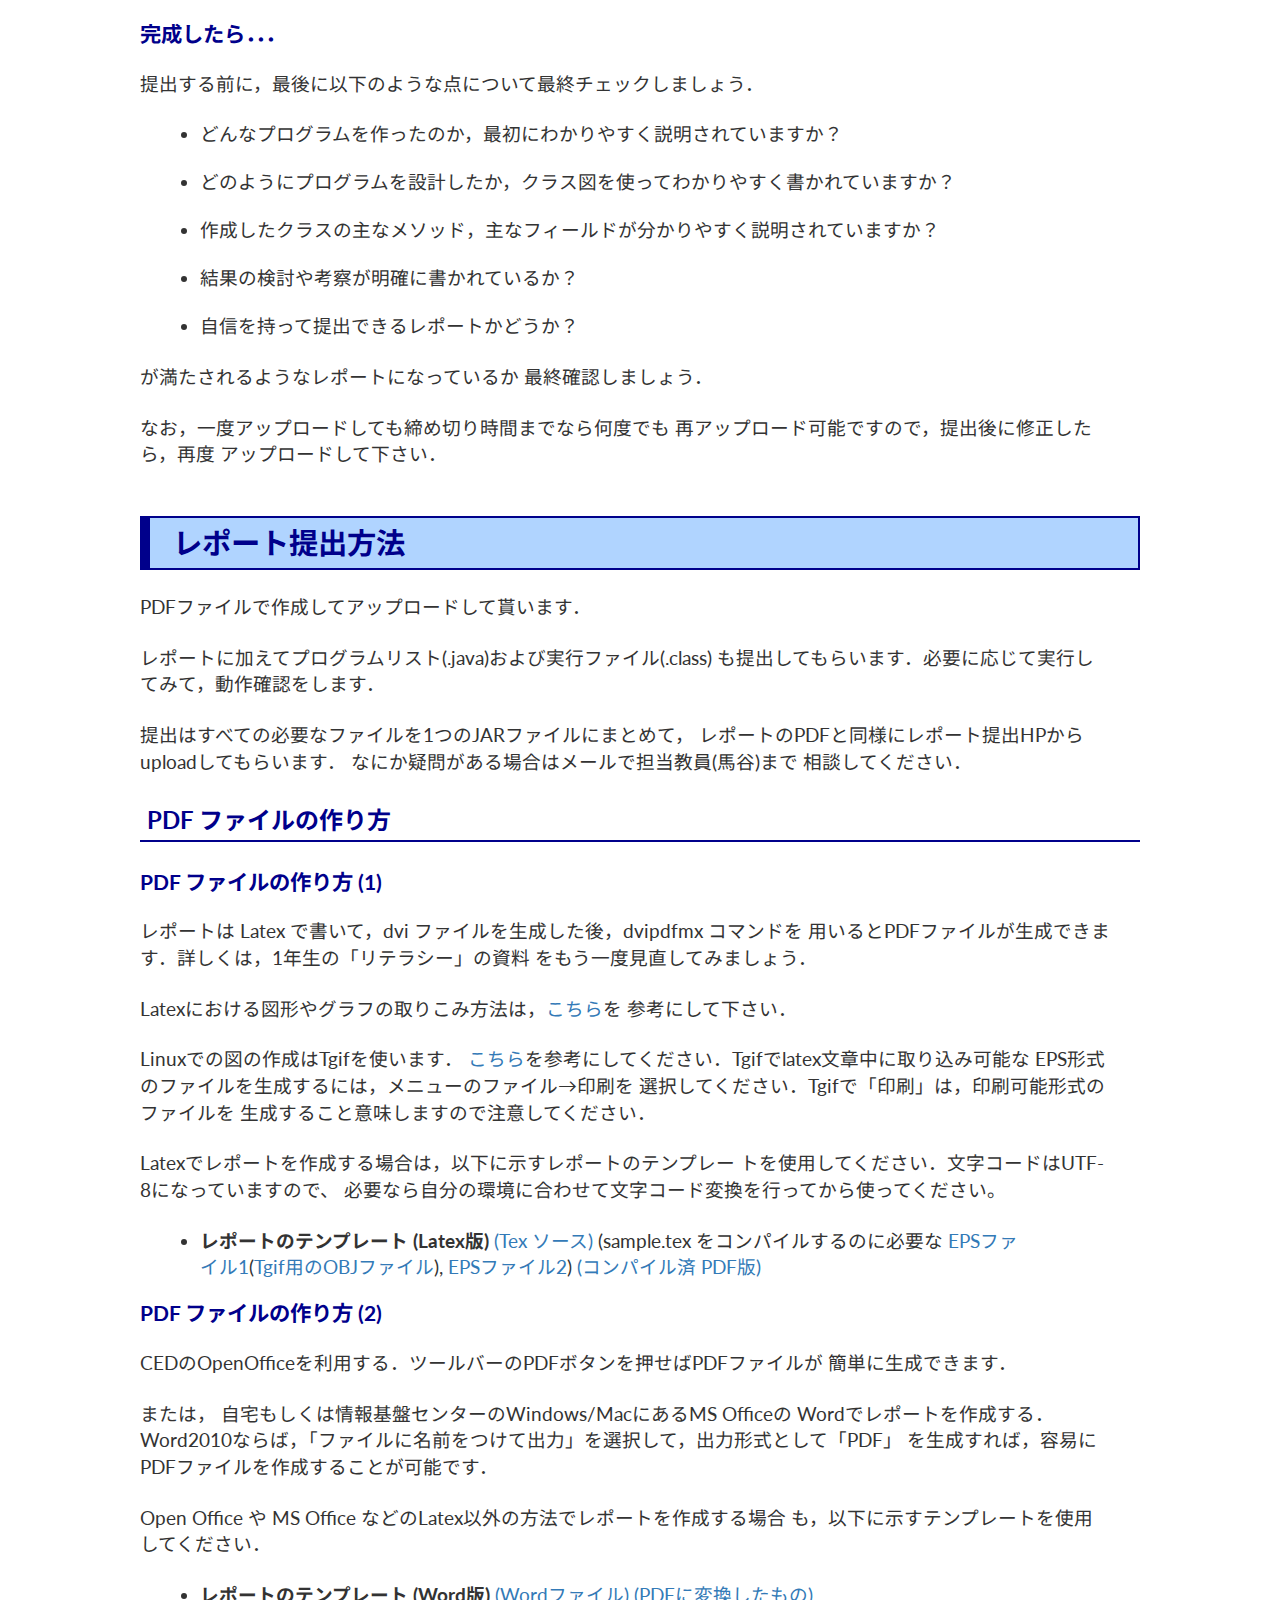
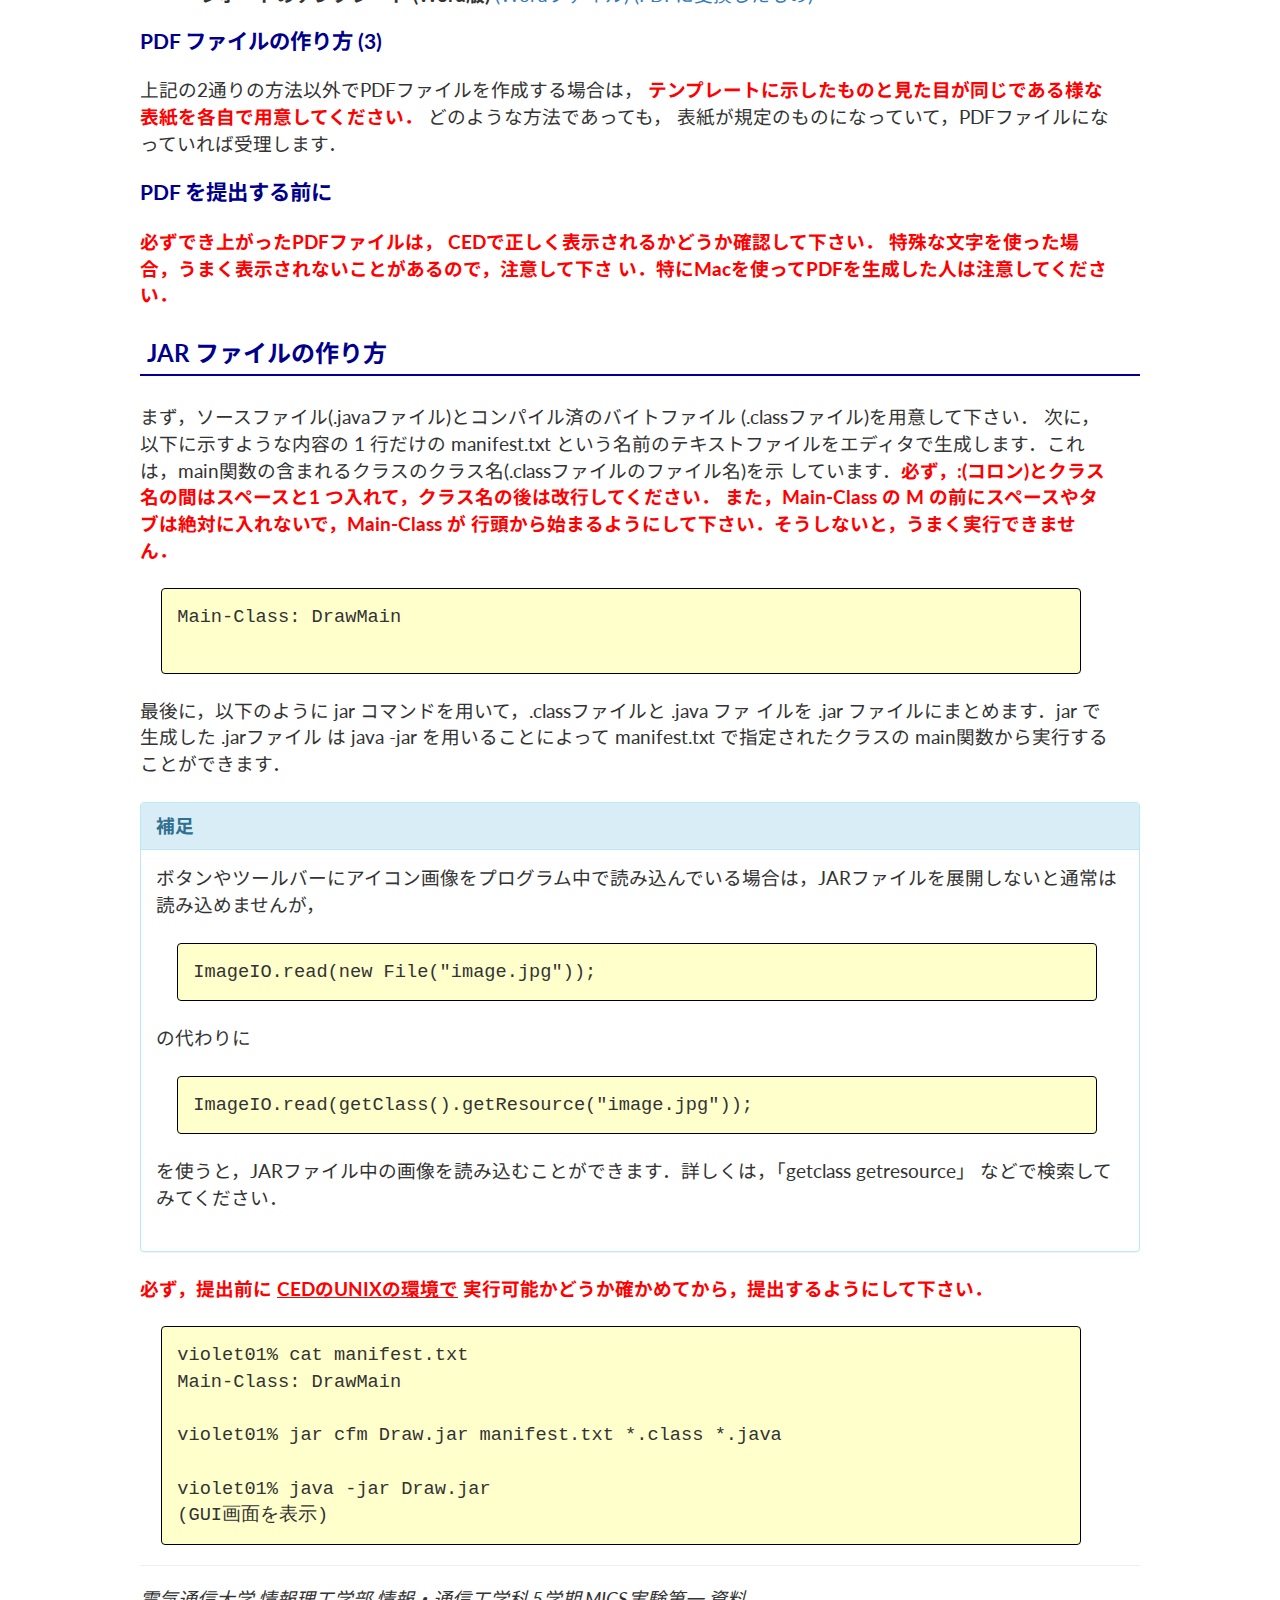
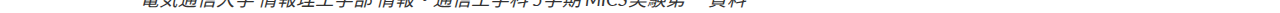
<file: text/report.html>
<!DOCTYPE HTML PUBLIC "-//W3C//DTD HTML//EN">
<html> 
<head>
<meta http-equiv="Content-Type" content="text/html; CHARSET=UTF-8">
<link href="https://fonts.googleapis.com/css?family=Lato:400,700|Noto+Sans+JP:400,700" rel="stylesheet">
<link href="https://maxcdn.bootstrapcdn.com/bootstrap/3.3.1/css/bootstrap.min.css" rel="stylesheet">
<link rel="stylesheet" href="../oop-new.css" type="text/css">
<script type="text/javascript" src="../ans.js"></script>

<script type="text/javascript" src="js/shCore.js"></script>
<script type="text/javascript" src="js/shBrushJava.js"></script>
<script type="text/javascript" src="js/shBrushCpp.js"></script>
<link href="css/shCore.css" rel="stylesheet" type="text/css" />
<link href="css/shCoreDefault2.css" rel="stylesheet" type="text/css" />
<link href="css/shThemeDefault2.css" rel="stylesheet" type="text/css" />
<script type="text/javascript">
     SyntaxHighlighter.all()
</script>

<title>J3課題 レポートの書き方</title>
</head>

<body>
<h1>J3課題 レポートの書き方</h1>
<script src="https://ajax.googleapis.com/ajax/libs/jquery/1.11.1/jquery.min.js"></script>
<script src="https://maxcdn.bootstrapcdn.com/bootstrap/3.3.1/js/bootstrap.min.js"></script>

<pre class="ref">
<b>レポート締切日：</b>
  <b><font color=red>6月30日(木) 23:59 (JST, 日本標準時間)</font></b>
<b>レポート提出方法：</b>
  <b>WebClassのフォームからPDFファイルとJARファイル(下で説明)を提出</b>
</pre>

<!--
<p>
J3課題では，レポート面接を実施します．上記の締切に間に合った人だけが，面接対象
となりますので，絶対に遅れないようにしてください．多少の未完成な部分があっても，
レポート面接後に再度修正できますので，必ず上記の締切は守って下さい．
レポート面接は，<b>6月24日(水)</b> 以降に実施する予定です．
ただし、人数によって複数回に分かれる可能性があります。
<br/>
<span style="font-weight: bold; color:red;">
レポート面接時には，必ず紙に印刷したレポートを持参するようにして下さい．
ただし，付録2のプログラムリストは，紙の節約のため，印刷しなくて結構です．</span>
</p>
-->

<p>
プログラムがエラーなどで動かない人は，早めに教員に相談して下さい．レポート締切の前日に相談しても間に合いません．</p>
</p>

<!--
<p>
レポート面接後の再提出の締切は，<b>レポート面接２週間後の17:00</b>です．
再提出用のフォームを使ってアップロードしてください．
再提出の場合はJARファイルも含めて全てアップロードしてください．
</p>
-->

<p>レポートPDFに加えて，ソースコード，実行コード（クラスファイル）もJARファイルにまとめて提出してもらいます．
<font color=red><b>レポートPDFとJARファイルの作成方法は，下記の説明をよく読んで下さい．</b></font>
</p>

<h3>レポート作成の仕方</h3>

<p>
プログラミングはただプログラムを作成するだけでなく，プログラムの内容を説明したドキ
ュメントを作成することも，重要なプログラミングにおける作業の一つです．
今回は，「ソフトウエア課題実験」におけるレポート作成の方法について説明します．
</p>

<p>レポートは次のような構成で書いて下さい．
ページ数は，プログラムリストを除いて少なくとも10ページ以上に
なると思いますので，締切日まで余裕を持って早めに作成を始めて下さい．
文章は分かりやすく簡潔を旨として，
無理にページ数を増やそうとする必要はありません．</p><p>
レポートは最終的に1つのPDFファイルとして作成し
て，Webからアップロードしてもらいます．紙のレポートは提出不要です．</p>

<ol>
<li><b>表紙．</b>学籍番号，氏名，レポートのタイトル，を記す．</li>
<li><b>課題概要．</b>どのようなプログラムを作ったのか概要を説明．ドローエディタなので，最初にどのような機能を実装したか箇条書きにしましょう．</li>
<li><b>設計方針．</b>どのように実装したか．プログラム全体の構成を説明する．クラス構成．クラス図も示すこと．利用したパターンがあれば，それについても述べる．</li>
<li><b>プログラムの説明．</b>作成したプログラムの中身の説明．Javaの場合は，各クラスの主要メソッド，主要フィールドの説明．</li>
<li><b>実行例．</b> 実装した各機能の実行例をスクリーンショットを含めて示す．</li>
<li><b>考察．</b>予定していた通りの物ができたか．</li>
<li><b>感想．</b>J3課題の感想を書く．Javaについての感想もOK．</li>
<li><b>付録１：操作法マニュアル</b>プログラムの使い方の説明書．スクリーンショットなども入れてできるだけ分かりやすくする．</li>
<li><b>付録２：プログラムリスト</b>最低限のコメントは付ける．cat -n コマンドなどで行番号を付与する．</li>
</ol>

<p><b>なお，J3課題のレポートでは，レポート作成の練習と言うことで，
追加した機能のプログラムだけでなく，<font
       color="RED">改良済みのドローエディタのプログラム全体について説明してください．</font> つまり，あたかも自分で１から全部作ったかのようにレポートではプログラムのすべてについて説明してください．
</b></p>

<H4>課題概要</H4>
<p>どの様な目的のプログラムを実現したか，どのような機能を実装したか，
をまず最初に説明してください．
必要に応じてスクリーンキャプチャした画像も張り付けてください．</p>

<p>
J3では「ドローエディタ」なので，どのような機能を持ったドローエディタを作ったか
説明してください．機能は箇条書きで列挙しましょう．
</p>

<p>
<span style="color:red; font-weight: bold;">
また，作成したプログラムに関して，
セールスポイント,
工夫点(実装した機能，採用したデータ構造やアルゴリズムなどについて)が
あれば，書いて下さい．
ここが重要なポイントで、課題は「サンプルプログラムに対し何か改善を行うこと」を求めていますので、「何を改善したのか」がわかるように書きましょう。
</span>
</p>

<H4>設計方針</h4>
<p>プログラムの基本構想を述べて下さい．</p>
<p>
どのようなアルゴリズム，データ構造を用いて，目的の処理を実現するのか説明
しましょう．なぜ，そのようなアルゴリズム，データ構造を用いたかという考察
も含めてください．ただし，ここでは，プログラムコードの細部には触れる必要
はありません．それは次の章で行います．
</p>
<p>
今回はJavaプログラミングなので，どのようなクラスを用意して，
どのように利用するかを説明してください．
クラス図を使用して，主要なクラス間の関係を説明しましょう．
また，プログラムの設計にあたって，利用したオブジェクト指向の
パターンがあればそれに付いても述べて下さい．
</p>

<p>
また、設計にあたり、例えば「きれいに整理しよう」「動作速度を速くしよう」「拡張できるようにしよう」など、何らかの方針を考えたと思います。
このような設計方針について、わかるように提示し、その方針を実現するためにどのような方法をとったのか、がわかるように記述しましょう。
</p>

<H4>プログラムの説明</H4>
<p>
作成したすべてのクラスを説明してください．
主な各クラスの主なメソッド，フィールドの説明を行ってください．
必要に応じてプログラムリストを抜粋して説明しましょう．
</p>
<P style="font-weight: bold;">
なお，J3課題のレポートでは，レポート作成の練習と言うことで，
追加した機能のプログラムだけでなく，
改良済みのドローエディタのプログラム全体について説明してください．
つまり，あたかも自分で１から全部作ったかのように，レポートでは
プログラムのすべてについて説明してください．
</p>

<H4>実行例</H4>
<p>実行例をスクリーンショットを使って，
分かりやすく説明してください．
特に，作成したプログラムの特徴となるような機能に
ついては，実際の使用例を分かりやすく説明するようにしてください．
スクリーンショットとは1枚だけでなく，説明に必要であれば，
何枚でも載せて構いません．
</p>

<H4>考察</H4>
<p>
完成したプログラムに対する考察，コメントを述べてください．
当初予定していた通りの物ができたか考察してください．
また，考察を踏まえて，今後の改良点についても述べてください．
</p>

<H4>各自の反省と感想</H4>
<p>
以下のような内容に関して，書いてください．
</p>
<ul>
  <li>今後の課題．やり残したこと．時間があればやってみたいこと．
  <li>Javaやオブジェクト指向，MVCモデルなど学習内容に関する感想．
  <li>授業に関する感想や要望．
</ul>
</p>

<H4>付録１：操作法マニュアル (ユーザーズマニュアル)</H4>
<p>
そのプログラムを初めて使う人向けの説明書を書いてください．
ドローエディタなら操作法の説明を書いてください．
スクリーンキャプチャした画像に説明を書き込んだりしてもいいでしょう．
1〜2ページ程度の簡潔な説明書で構いません．
</p>

<h4>付録２：プログラムリスト</h4>
<p>
プログラムリストは本文中には説明に必要な部分だけ抜粋して掲載して，
プログラムリスト全体はレポートの最後に「付録」として付ける．
プログラムコードには，主なメソッド，フィールドの説明など
最低限のコメントは付ける．さらに，cat -n コマンドなどで行番号を付与して
から載せること．
</p>


<h4>完成したら．．．</h4>

<p>提出する前に，最後に以下のような点について最終チェックしましょう．</p>

<ul>
<li>どんなプログラムを作ったのか，最初にわかりやすく説明されていますか？</li>
<li>どのようにプログラムを設計したか，クラス図を使ってわかりやすく書かれていますか？</li>
<li>作成したクラスの主なメソッド，主なフィールドが分かりやすく説明されていますか？</li>
<li>結果の検討や考察が明確に書かれているか？</li>
<li>自信を持って提出できるレポートかどうか？</li>
</ul>

<p>が満たされるようなレポートになっているか
最終確認しましょう．
</p>
<p>
なお，一度アップロードしても締め切り時間までなら何度でも
再アップロード可能ですので，提出後に修正したら，再度
アップロードして下さい．
</p>

<h2>レポート提出方法</h2>
<p>
PDFファイルで作成してアップロードして貰います．
</p>
<p>
レポートに加えてプログラムリスト(.java)および実行ファイル(.class)
も提出してもらいます．必要に応じて実行してみて，動作確認をします．
</p>
<p>
提出はすべての必要なファイルを1つのJARファイルにまとめて，
レポートのPDFと同様にレポート提出HPからuploadしてもらいます．
なにか疑問がある場合はメールで担当教員(馬谷)まで
相談してください．
</p>

<h3>PDF ファイルの作り方</h3>

<h4>PDF ファイルの作り方 (1)</h4>

<p>
レポートは Latex で書いて，dvi ファイルを生成した後，dvipdfmx コマンドを
用いるとPDFファイルが生成できます．詳しくは，1年生の「リテラシー」の資料
をもう一度見直してみましょう．
</p>

<p>
Latexにおける図形やグラフの取りこみ方法は，<a href="screen.html#latex">こちら</a>を
参考にして下さい．
</p>

<p>
Linuxでの<!--グラフの作成は, GNU Plotを用いることで可能です．<a href="gplot.pdf">
こちら</a>を参考にしてください．また，-->図の作成はTgifを使います．
<a href="http://dsl4.eee.u-ryukyu.ac.jp/DOCS/tgif/index.html">
こちら</a>を参考にしてください．Tgifでlatex文章中に取り込み可能な
EPS形式のファイルを生成するには，メニューのファイル→印刷を
選択してください．Tgifで「印刷」は，印刷可能形式のファイルを
生成すること意味しますので注意してください．
</p>

<p>
Latexでレポートを作成する場合は，以下に示すレポートのテンプレー
トを使用してください．文字コードはUTF-8になっていますので、
必要なら自分の環境に合わせて文字コード変換を行ってから使ってください。</p>
<ul>
<li><b>レポートのテンプレート (Latex版)</b>
<a href="samp/sample.tex">(Tex ソース)</a>
(sample.tex をコンパイルするのに必要な<a href="samp/class_samp.eps"> 
EPSファイル1</a>(<a href="samp/class_samp.obj">Tgif用のOBJファイル</a>),
<a href="samp/graph.eps">EPSファイル2</a>)
<a href="samp/sample.pdf">(コンパイル済 PDF版)</a></li>
</ul>

<h4>PDF ファイルの作り方 (2)</h4>
<p>
CEDのOpenOfficeを利用する．ツールバーのPDFボタンを押せばPDFファイルが
簡単に生成できます．</p>
<p>
または，
自宅もしくは情報基盤センターのWindows/MacにあるMS Officeの
Wordでレポートを作成する．
Word2010ならば，「ファイルに名前をつけて出力」を選択して，出力形式として「PDF」
を生成すれば，容易にPDFファイルを作成することが可能です．
</p>
<p>
Open Office や MS Office などのLatex以外の方法でレポートを作成する場合
も，以下に示すテンプレートを使用してください．</p>

<ul>
<li><b>レポートのテンプレート (Word版)</b>
<a href="samp/sample2.doc">(Wordファイル)</a>
<a href="samp/sample2.pdf">(PDFに変換したもの)</a></li>
<!--<li><b>レポートのテンプレート (Open Office (StarWriter)版)</b>
<a href="samp/sample3.sxw">(StarWriterファイル)</a>
<a href="samp/sample3.pdf">(PDFに変換したもの)</a>-->
</ul>

<h4>PDF ファイルの作り方 (3)</h4>

<p>上記の2通りの方法以外でPDFファイルを作成する場合は，
<b><font color=red>テンプレートに示したものと見た目が同じである様な
表紙を各自で用意してください．</font></b> どのような方法であっても，
表紙が規定のものになっていて，PDFファイルになっていれば受理します．</p>

<h4>PDF を提出する前に</h4>

<p><b><font color=red>必ずでき上がったPDFファイルは，
CEDで正しく表示されるかどうか確認して下さい．
特殊な文字を使った場合，うまく表示されないことがあるので，注意して下さ
い．特にMacを使ってPDFを生成した人は注意してください．
</font></b>
</p>


<H3>JAR ファイルの作り方</h3>

<p>
まず，ソースファイル(.javaファイル)とコンパイル済のバイトファイル
(.classファイル)を用意して下さい．<!--さらに，<font color=red>アピールした
い点や工夫した点，追加した機能などがあればreadme.txt という名前のテキ
ストファイル</font> (readme.txtが存在するかどうか自動的にチェックしま
すので，必ずすべて小文字でreadme.txtという名前にしてください)を作って
書いておいて下さい．これはなくても構いません．<br><br>-->
次に，以下に示すような内容の 1 行だけの
manifest.txt という名前のテキストファイルをエディタで生成します．これ
は，main関数の含まれるクラスのクラス名(.classファイルのファイル名)を示
しています．<b><font color=red>必ず，:(コロン)とクラス名の間はスペースと1
つ入れて，クラス名の後は改行してください．
また，Main-Class の M の前にスペースやタブは絶対に入れないで，Main-Class が
行頭から始まるようにして下さい．そうしないと，うまく実行できません．
</font> </b>
</p>

<pre class="ref">
Main-Class: DrawMain

</pre>
<p>
最後に，以下のように jar コマンドを用いて，.classファイルと .java ファ
イルを .jar ファイルにまとめます．jar で生成した .jarファイル
は java -jar を用いることによって manifest.txt で指定されたクラスの
main関数から実行することができます．
</p>

<div class="panel panel-info">
<div class="panel-heading"><b>補足</b></div>
<div class="panel-body">
ボタンやツールバーにアイコン画像をプログラム中で読み込んでいる場合は，JARファイルを展開しないと通常は読み込めませんが，
</p>
<pre class="ref">
ImageIO.read(new File("image.jpg"));
</pre>

<p>
の代わりに
</p>

<pre class="ref">
ImageIO.read(getClass().getResource("image.jpg"));
</pre>

<p>
を使うと，JARファイル中の画像を読み込むことができます．詳しくは，「getclass getresource」 などで検索してみてください．
</p>
</div>
</div>

<p><b><font color=red>必ず，提出前に <u>CEDのUNIXの環境で</u>
実行可能かどうか確かめてから，提出するようにして下さい． </font></b>
</p>
<pre class=ref>
violet01% cat manifest.txt
Main-Class: DrawMain

violet01% jar cfm Draw.jar manifest.txt *.class *.java

violet01% java -jar Draw.jar
(GUI画面を表示)
</pre>

<hr/>
<i>電気通信大学 情報理工学部 情報・通信工学科 5学期 MICS実験第一 資料</i>
</body> </html>
</file>
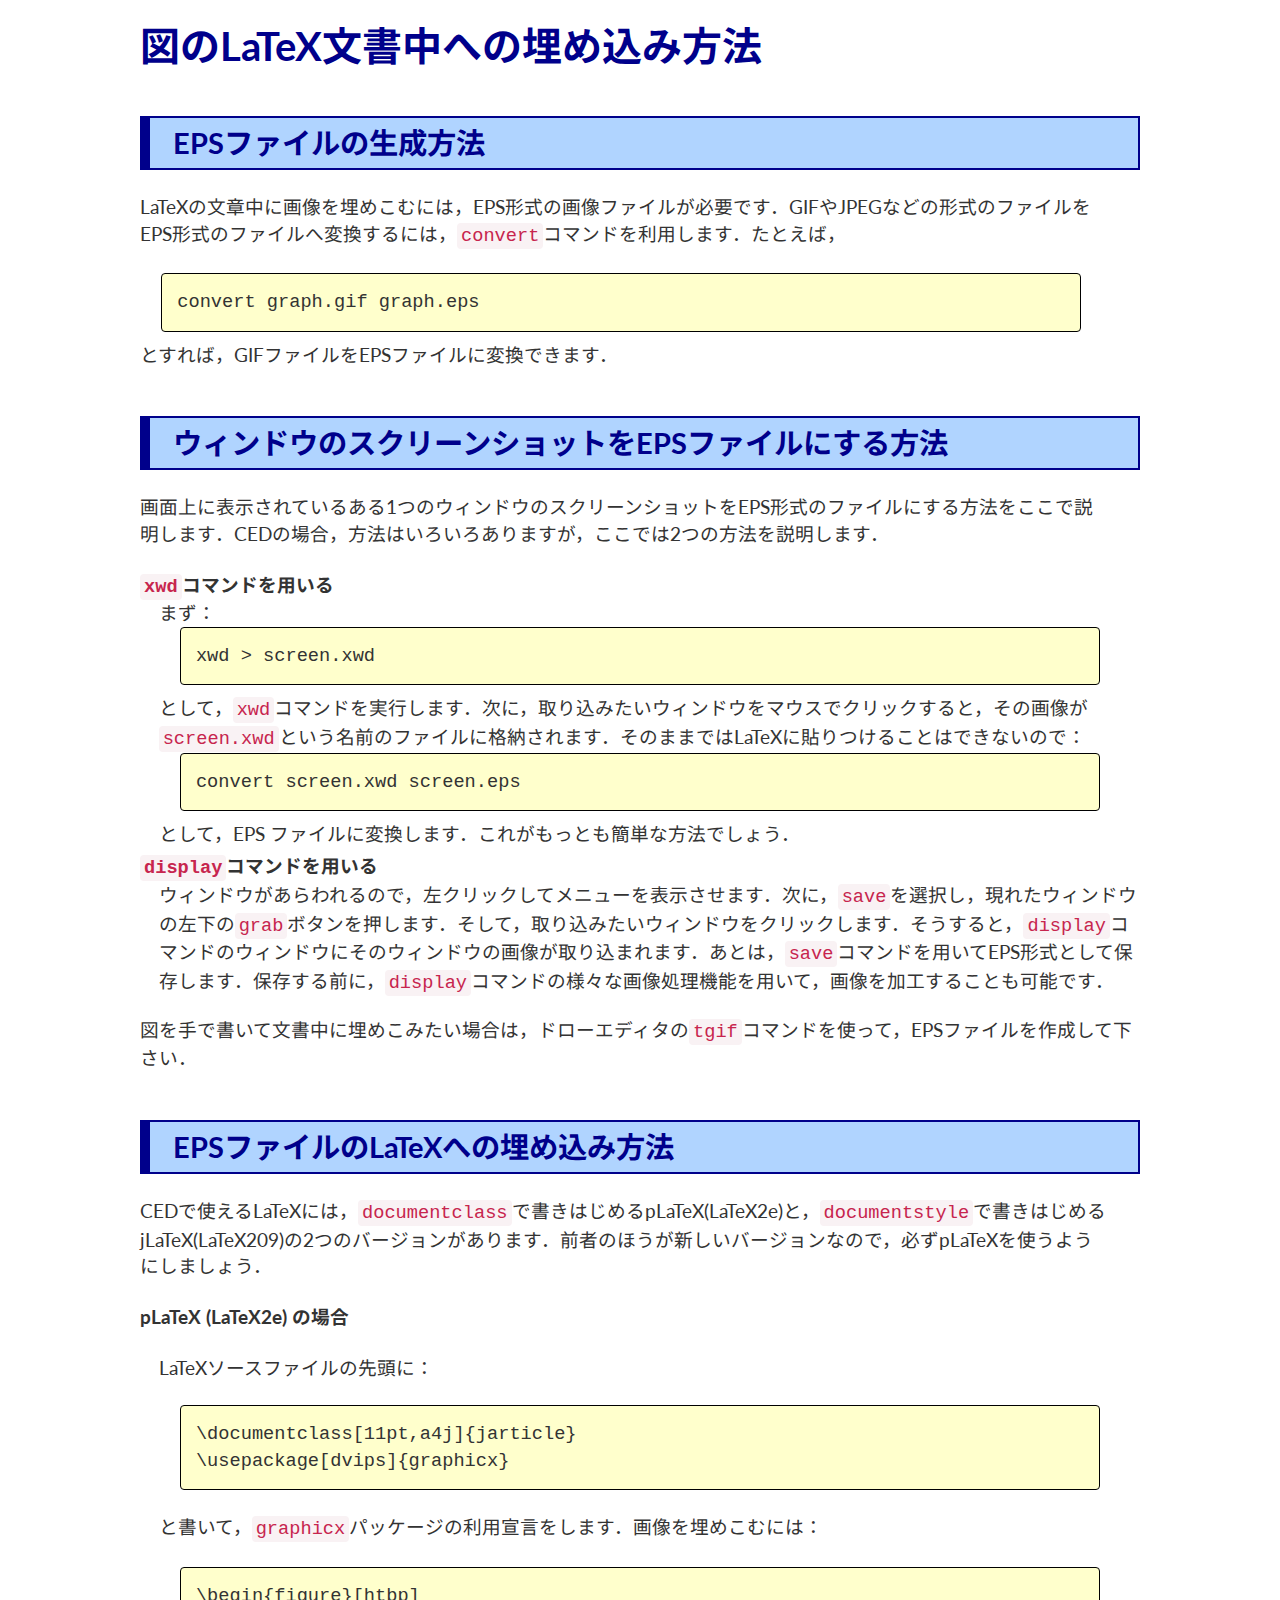
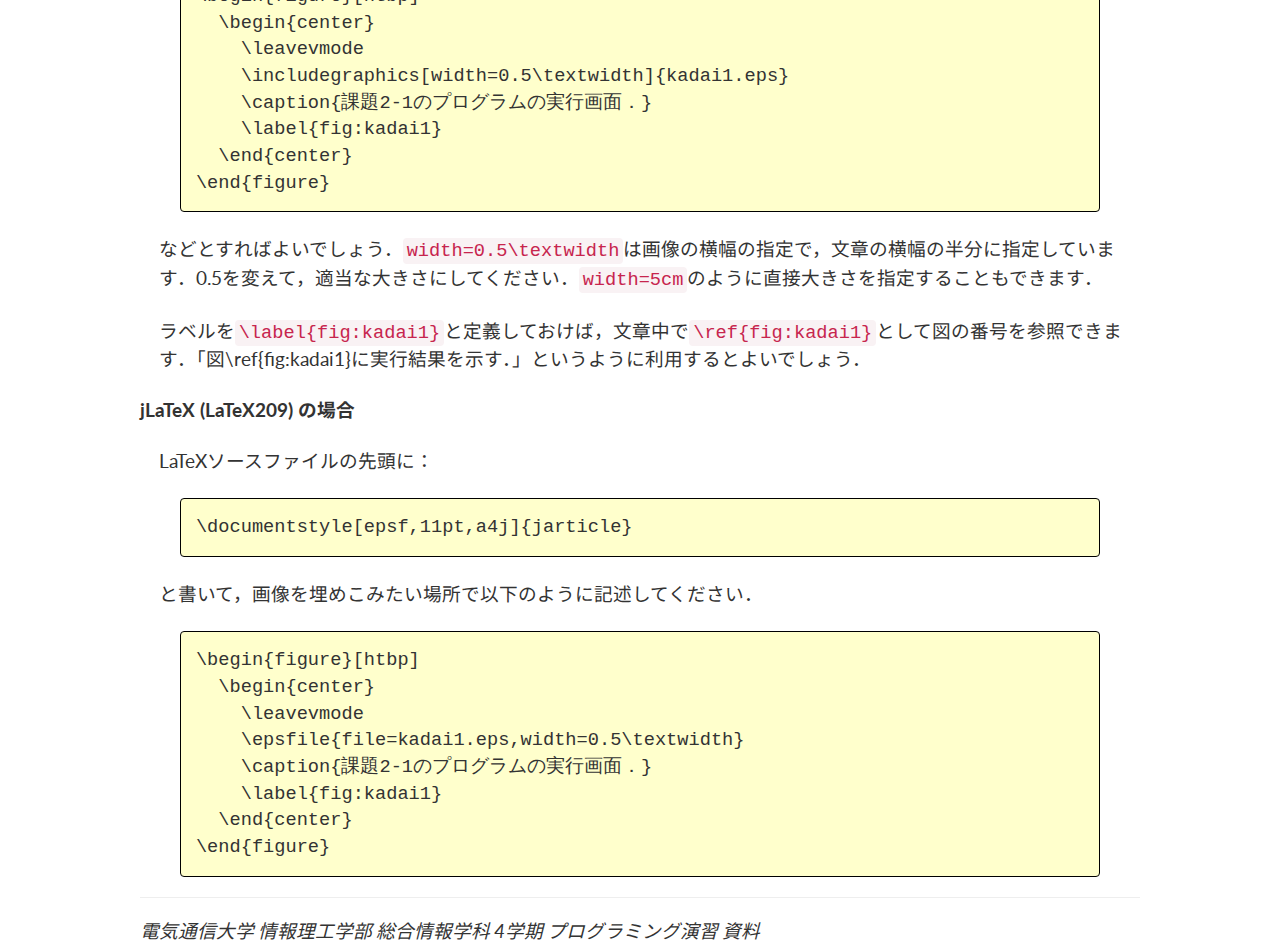
<file: text/screen.html>
<!DOCTYPE HTML PUBLIC "-//W3C//DTD HTML//EN">
<html> <head>
<meta HTTP-EQUIV="Content-Type" CONTENT="text/html; CHARSET=UTF-8">
<link href="https://fonts.googleapis.com/css?family=Lato:400,700|Noto+Sans+JP:400,700" rel="stylesheet">
<link href="https://maxcdn.bootstrapcdn.com/bootstrap/3.3.1/css/bootstrap.min.css" rel="stylesheet">
<link rel="stylesheet" href="../oop-new.css" type="text/css">
<title>スクリーンショットのLaTeXへの埋め込み方法</title>
</head>

<body>
<h1>図のLaTeX文書中への埋め込み方法</h1>
<script src="https://ajax.googleapis.com/ajax/libs/jquery/1.11.1/jquery.min.js"></script>
<script src="https://maxcdn.bootstrapcdn.com/bootstrap/3.3.1/js/bootstrap.min.js"></script>

<h2>EPSファイルの生成方法</h2>

<p>
LaTeXの文章中に画像を埋めこむには，EPS形式の画像ファイルが必要です．GIFやJPEGなどの形式のファイルをEPS形式のファイルへ変換するには，<code>convert</code>コマンドを利用します．たとえば，
<pre class="ref">
convert graph.gif graph.eps
</pre>
とすれば，GIFファイルをEPSファイルに変換できます．
</p>
 
<h2>ウィンドウのスクリーンショットをEPSファイルにする方法</h2>

<p>
画面上に表示されているある1つのウィンドウのスクリーンショットをEPS形式のファイルにする方法をここで説明します．CEDの場合，方法はいろいろありますが，ここでは2つの方法を説明します．
</p>

<dl>
<dt><code>xwd</code>コマンドを用いる</dt>
<dd>
まず：
<pre class="ref">
xwd &gt; screen.xwd
</pre>
として，<code>xwd</code>コマンドを実行します．次に，取り込みたいウィンドウをマウスでクリックすると，その画像が<code>screen.xwd</code>という名前のファイルに格納されます．そのままではLaTeXに貼りつけることはできないので：
<pre class="ref">
convert screen.xwd screen.eps
</pre>
として，EPS ファイルに変換します．これがもっとも簡単な方法でしょう．
</dd>
<dt><code>display</code>コマンドを用いる</dt>
<dd>
ウィンドウがあらわれるので，左クリックしてメニューを表示させます．次に，<code>save</code>を選択し，現れたウィンドウの左下の<code>grab</code>ボタンを押します．そして，取り込みたいウィンドウをクリックします．そうすると，<code>display</code>コマンドのウィンドウにそのウィンドウの画像が取り込まれます．あとは，<code>save</code>コマンドを用いてEPS形式として保存します．保存する前に，<code>display</code>コマンドの様々な画像処理機能を用いて，画像を加工することも可能です．
</dd>
</dl>

図を手で書いて文書中に埋めこみたい場合は，ドローエディタの<code>tgif</code>コマンドを使って，EPSファイルを作成して下さい．

<h2>EPSファイルのLaTeXへの埋め込み方法</h2>

<p>
CEDで使えるLaTeXには，<code>documentclass</code>で書きはじめるpLaTeX(LaTeX2e)と，<code>documentstyle</code>で書きはじめるjLaTeX(LaTeX209)の2つのバージョンがあります．前者のほうが新しいバージョンなので，必ずpLaTeXを使うようにしましょう．

<dl>
<dt>pLaTeX (LaTeX2e) の場合</dt>
<dd>
<p>
LaTeXソースファイルの先頭に：
</p>  

<pre class="ref">
\documentclass[11pt,a4j]{jarticle}
\usepackage[dvips]{graphicx}
</pre>

<p>
と書いて，<code>graphicx</code>パッケージの利用宣言をします．画像を埋めこむには：
</p>

<pre class="ref">
\begin{figure}[htbp]
  \begin{center}
    \leavevmode
    \includegraphics[width=0.5\textwidth]{kadai1.eps}
    \caption{課題2-1のプログラムの実行画面．}
    \label{fig:kadai1}
  \end{center}
\end{figure}
</pre>

<p>
などとすればよいでしょう．<code>width=0.5\textwidth</code>は画像の横幅の指定で，文章の横幅の半分に指定しています．0.5を変えて，適当な大きさにしてください．<code>width=5cm</code>のように直接大きさを指定することもできます．
</p>
<p>
ラベルを<code>\label{fig:kadai1}</code>と定義しておけば，文章中で<code>\ref{fig:kadai1}</code>として図の番号を参照できます．「図\ref{fig:kadai1}に実行結果を示す．」というように利用するとよいでしょう．
</p>
</dd>
<dt>jLaTeX (LaTeX209) の場合</dt>
<dd>

<p>
LaTeXソースファイルの先頭に：
</p>  

<pre class="ref">
\documentstyle[epsf,11pt,a4j]{jarticle} 
</pre>

<p>
と書いて，画像を埋めこみたい場所で以下のように記述してください．
</p>
  
<pre class="ref">
\begin{figure}[htbp]
  \begin{center}
    \leavevmode
    \epsfile{file=kadai1.eps,width=0.5\textwidth}
    \caption{課題2-1のプログラムの実行画面．}
    \label{fig:kadai1}
  \end{center}
\end{figure}
</pre>
</dd>
</dl>

<hr/>
<i>電気通信大学 情報理工学部 総合情報学科 4学期 プログラミング演習 資料
</body>
</html>
</file>
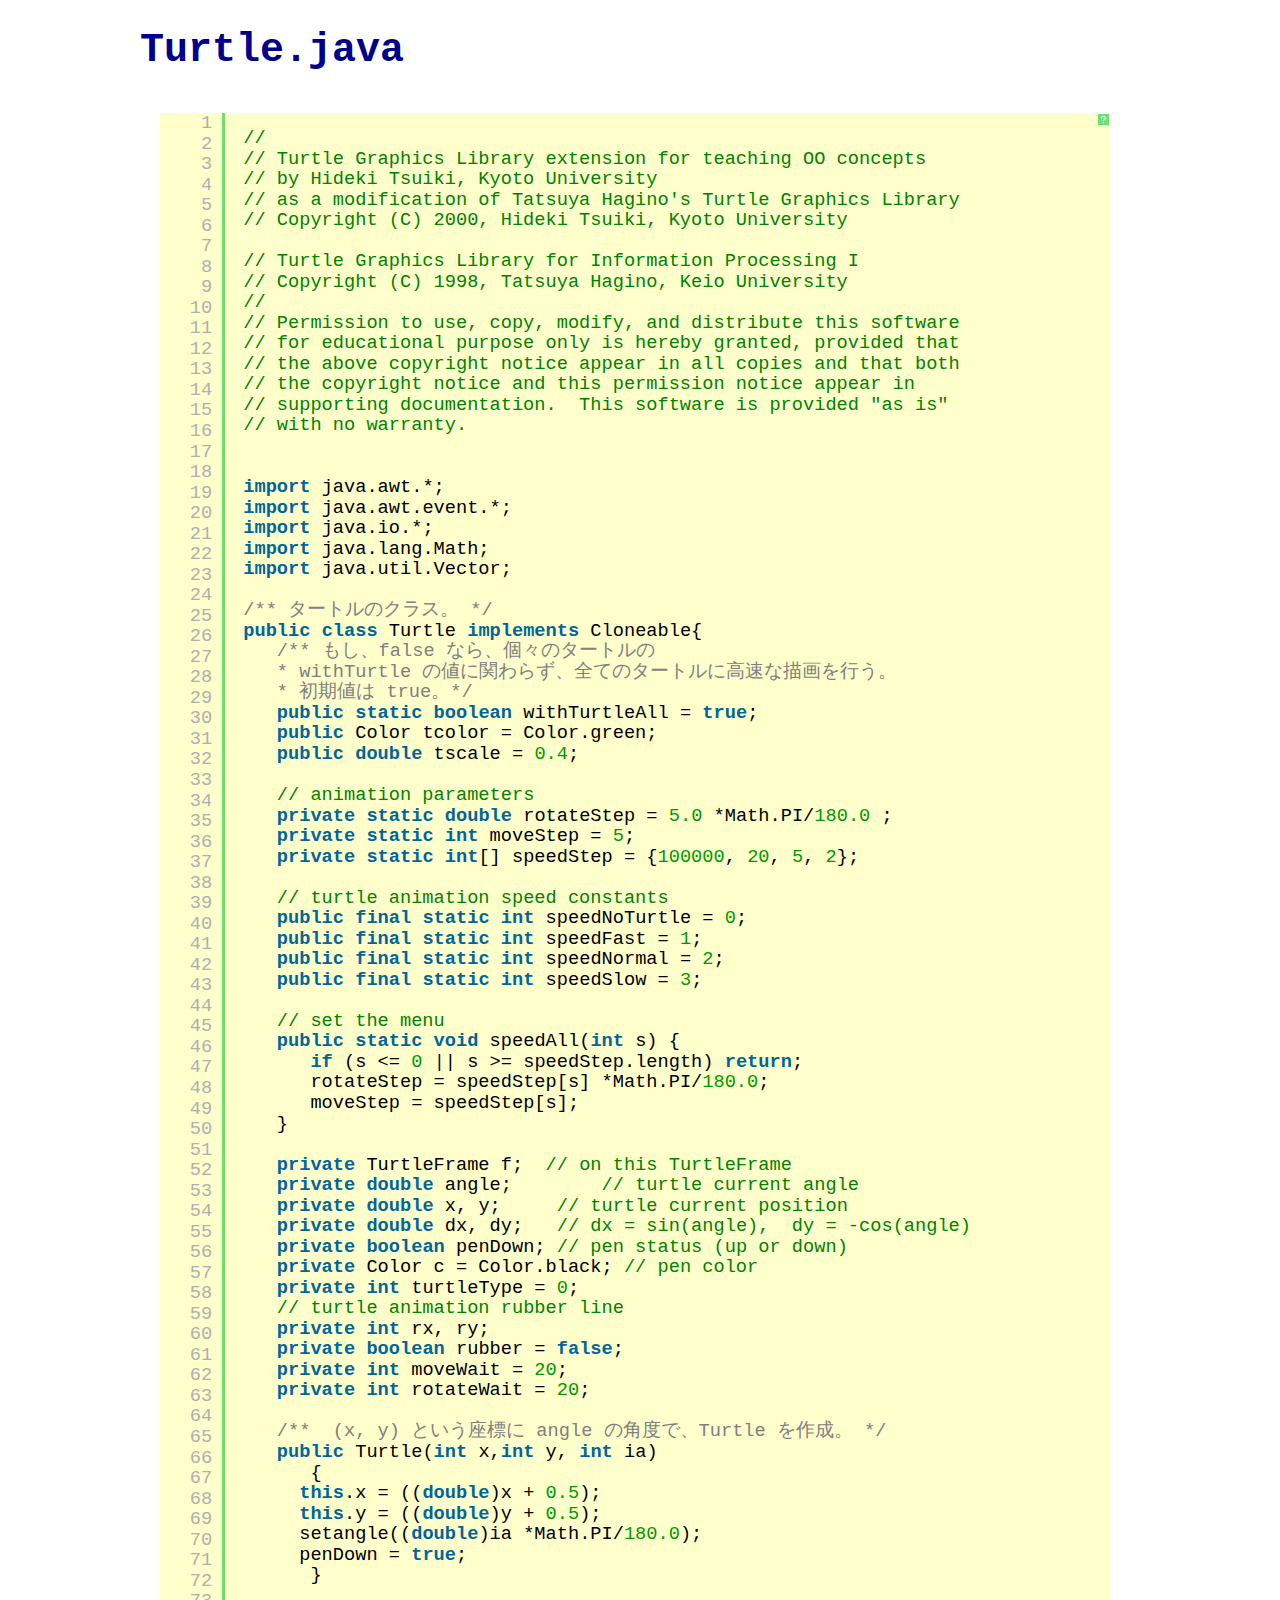
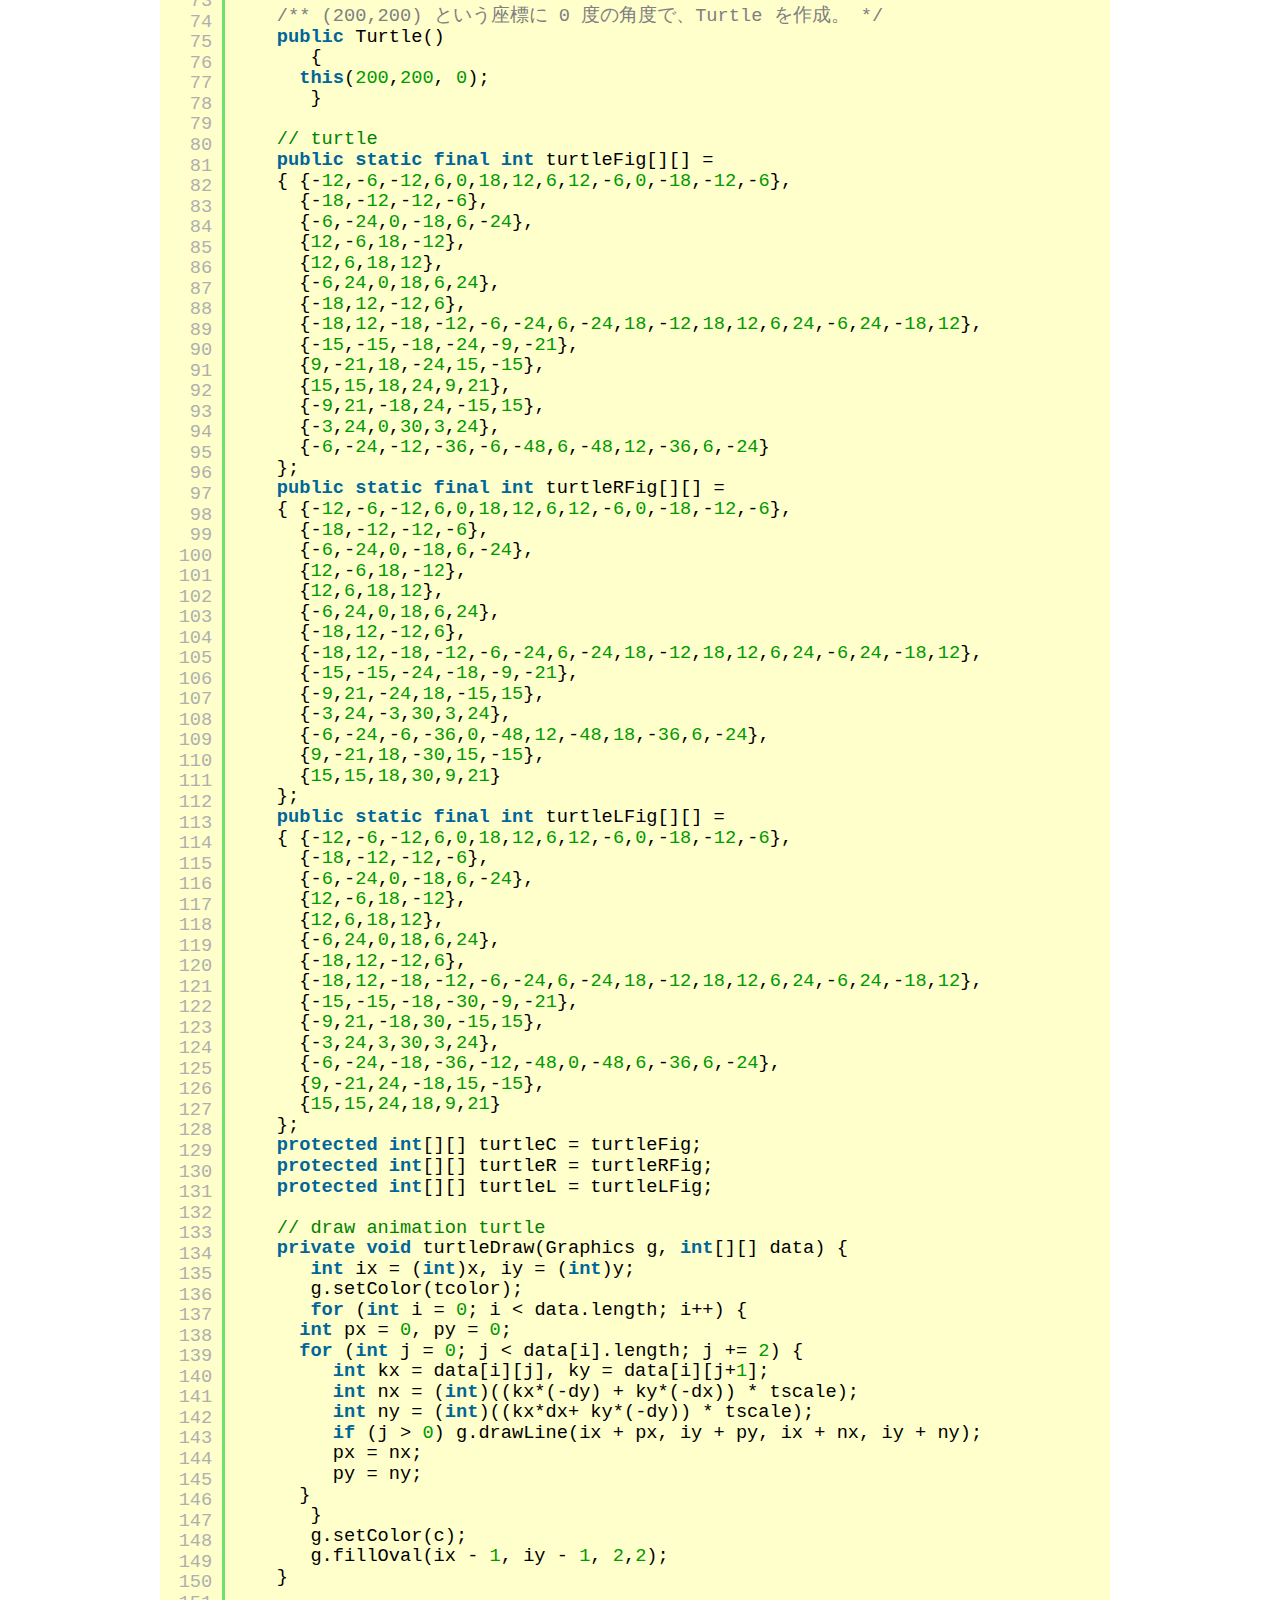
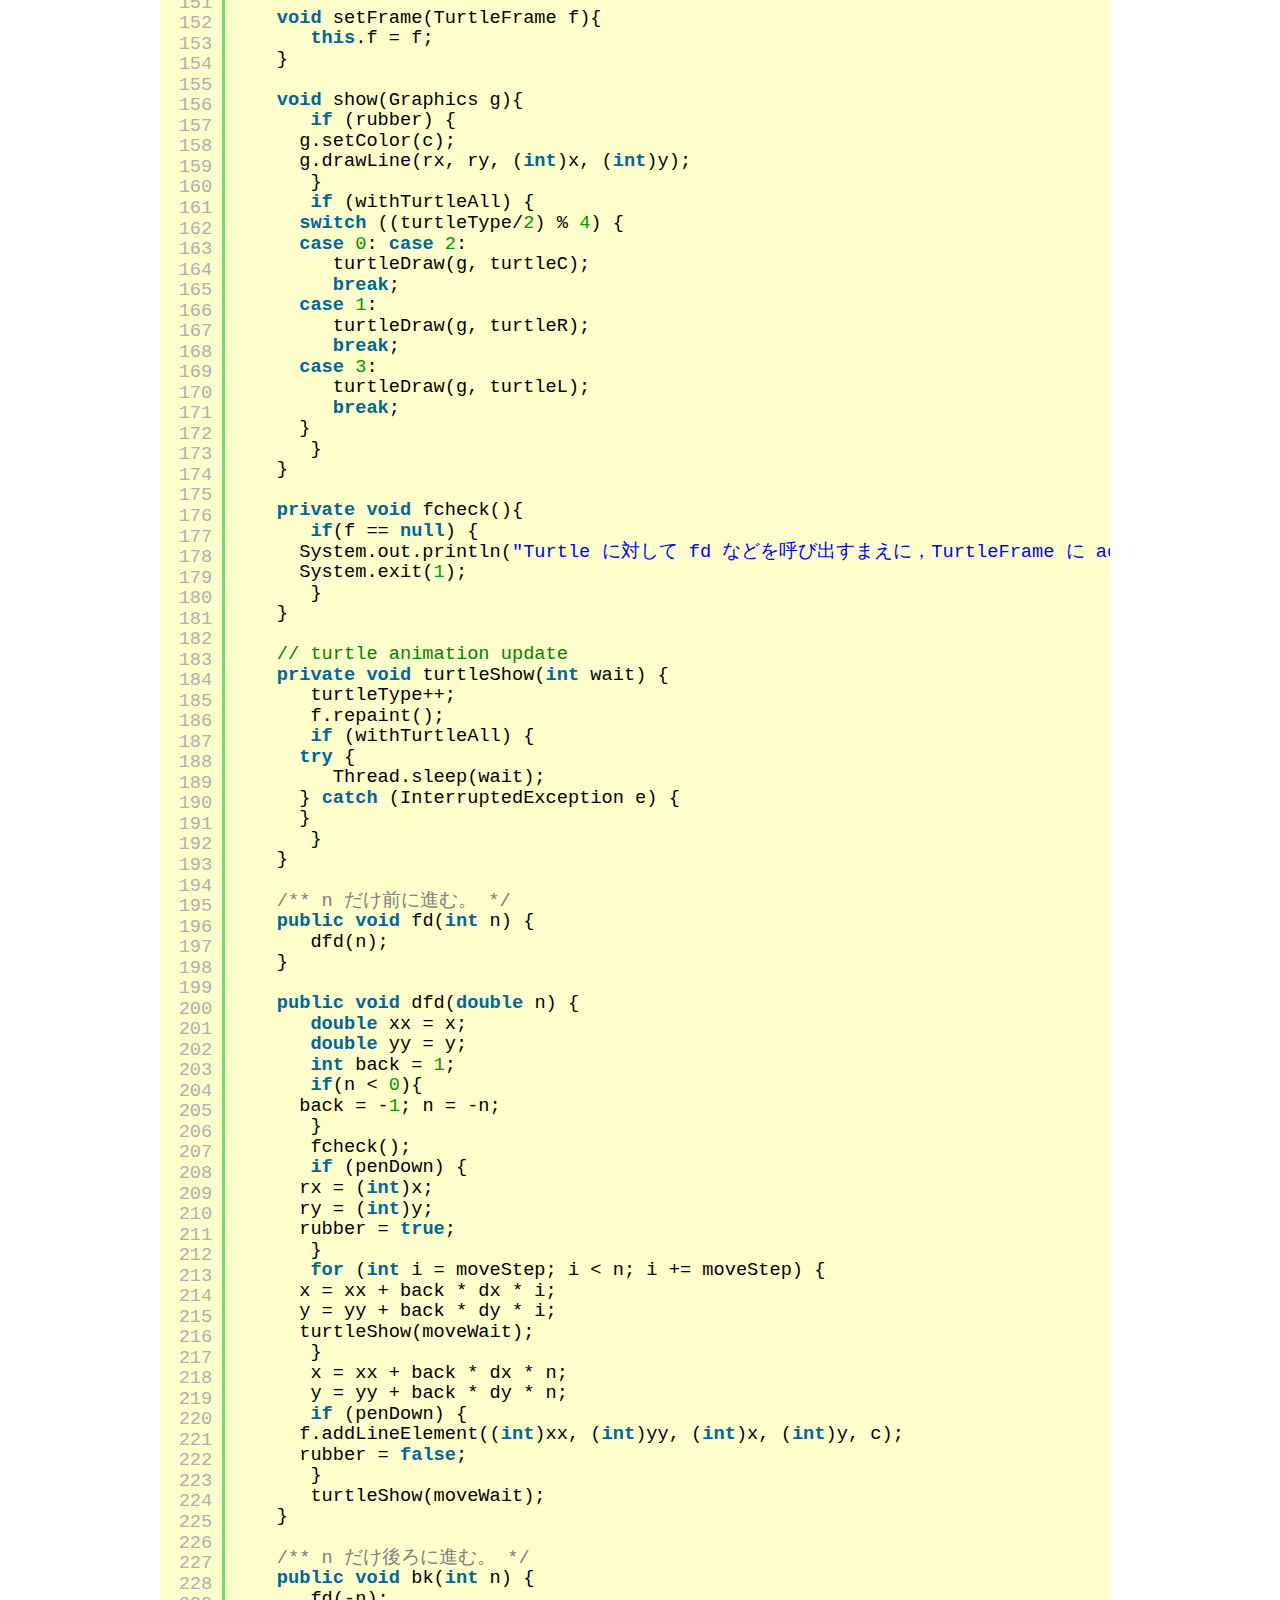
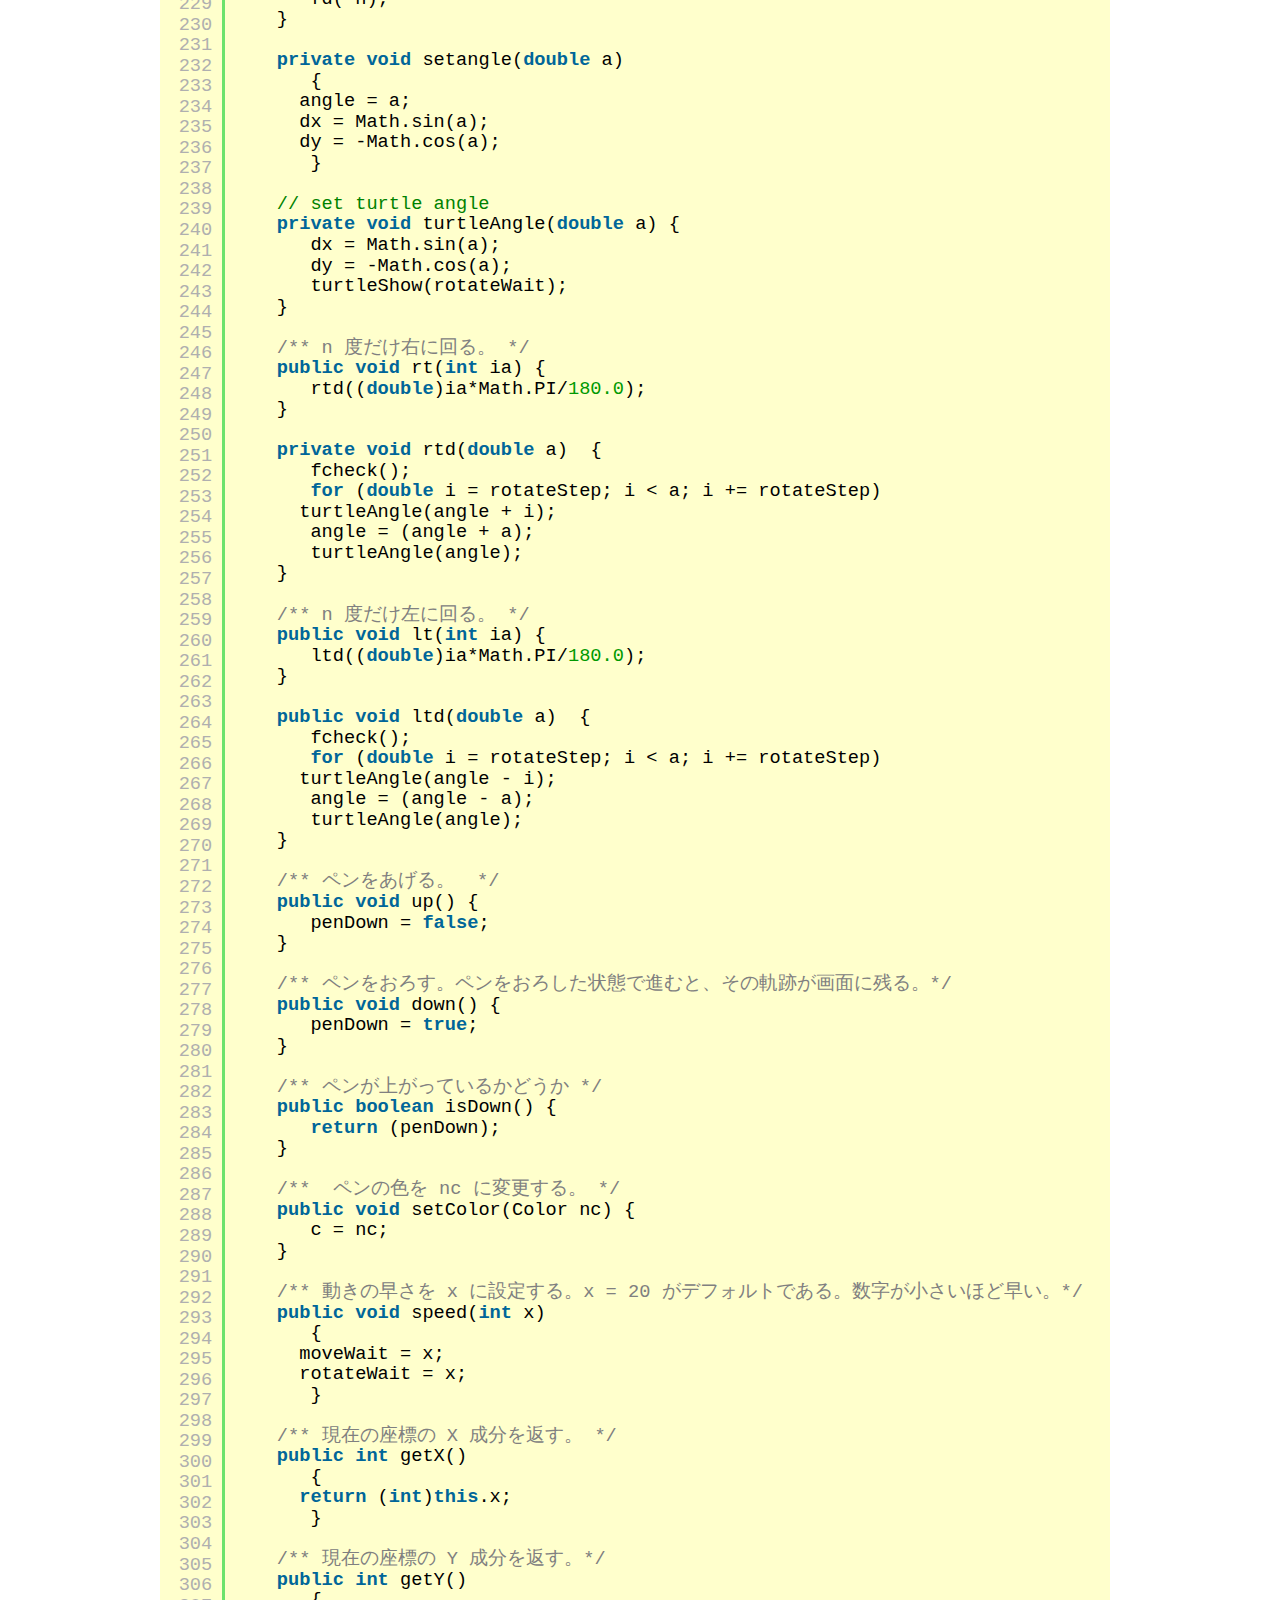
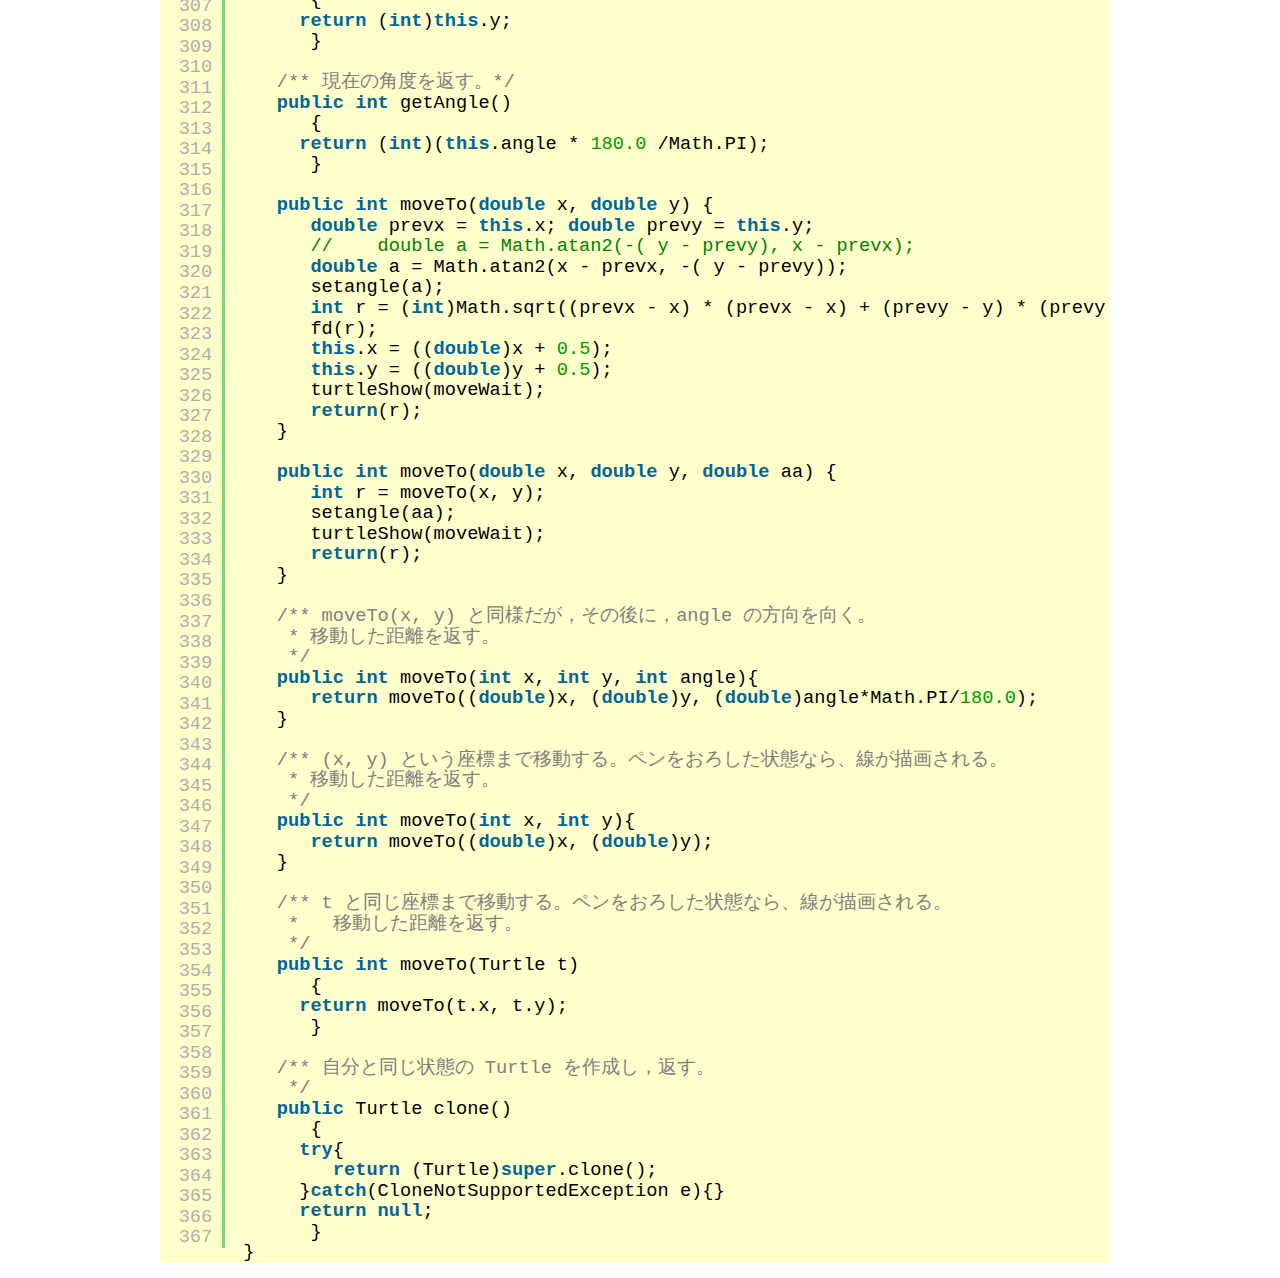
<file: text/turtle.html>
<!DOCTYPE HTML PUBLIC "-//W3C//DTD HTML//EN">
<html> <head>
<META name="robots" content="noindex,nofellow">
<META HTTP-EQUIV="Content-Type" CONTENT="text/html; CHARSET=UTF-8">
<title>$B%W%m%0%i%_%s%01i=,(B Turtle.java</title>
<link href="https://fonts.googleapis.com/css?family=Lato:400,700|Noto+Sans+JP:400,700" rel="stylesheet">
<link href="https://maxcdn.bootstrapcdn.com/bootstrap/3.3.1/css/bootstrap.min.css" rel="stylesheet">
<LINK rel="stylesheet" href="../oop-new.css" type="text/css">

<script type="text/javascript" src="js/shCore.js"></script>
<script type="text/javascript" src="js/shBrushJava.js"></script>
<script type="text/javascript" src="js/shBrushCpp.js"></script>
<link href="css/shCore.css" rel="stylesheet" type="text/css" />
<link href="css/shCoreDefault2.css" rel="stylesheet" type="text/css" />
<link href="css/shThemeDefault2.css" rel="stylesheet" type="text/css" />
<script type="text/javascript">
     SyntaxHighlighter.all()
</script>
</head>

<body>
<h1><tt>Turtle.java</tt></h1>
<script src="https://ajax.googleapis.com/ajax/libs/jquery/1.11.1/jquery.min.js"></script>
<script src="https://maxcdn.bootstrapcdn.com/bootstrap/3.3.1/js/bootstrap.min.js"></script>

<pre class="brush: java">
//
// Turtle Graphics Library extension for teaching OO concepts
// by Hideki Tsuiki, Kyoto University
// as a modification of Tatsuya Hagino's Turtle Graphics Library
// Copyright (C) 2000, Hideki Tsuiki, Kyoto University

// Turtle Graphics Library for Information Processing I
// Copyright (C) 1998, Tatsuya Hagino, Keio University
//
// Permission to use, copy, modify, and distribute this software
// for educational purpose only is hereby granted, provided that
// the above copyright notice appear in all copies and that both
// the copyright notice and this permission notice appear in
// supporting documentation.  This software is provided "as is"
// with no warranty.


import java.awt.*;
import java.awt.event.*;
import java.io.*;
import java.lang.Math;
import java.util.Vector;

/** タートルのクラス。 */
public class Turtle implements Cloneable{
   /** もし、false なら、個々のタートルの
   * withTurtle の値に関わらず、全てのタートルに高速な描画を行う。
   * 初期値は true。*/
   public static boolean withTurtleAll = true;
   public Color tcolor = Color.green;
   public double tscale = 0.4;

   // animation parameters
   private static double rotateStep = 5.0 *Math.PI/180.0 ;
   private static int moveStep = 5;
   private static int[] speedStep = {100000, 20, 5, 2};

   // turtle animation speed constants
   public final static int speedNoTurtle = 0;
   public final static int speedFast = 1;
   public final static int speedNormal = 2;
   public final static int speedSlow = 3;

   // set the menu
   public static void speedAll(int s) {
      if (s <= 0 || s >= speedStep.length) return;
      rotateStep = speedStep[s] *Math.PI/180.0;
      moveStep = speedStep[s];
   }

   private TurtleFrame f;  // on this TurtleFrame 
   private double angle;		// turtle current angle 
   private double x, y;		// turtle current position
   private double dx, dy;	// dx = sin(angle),  dy = -cos(angle)
   private boolean penDown;	// pen status (up or down)
   private Color c = Color.black; // pen color
   private int turtleType = 0;
   // turtle animation rubber line
   private int rx, ry;
   private boolean rubber = false;
   private int moveWait = 20;
   private int rotateWait = 20;

   /**  (x, y) という座標に angle の角度で、Turtle を作成。 */
   public Turtle(int x,int y, int ia)
      {
	 this.x = ((double)x + 0.5);
	 this.y = ((double)y + 0.5);
	 setangle((double)ia *Math.PI/180.0);
	 penDown = true;
      }

   /** (200,200) という座標に 0 度の角度で、Turtle を作成。 */
   public Turtle()
      {
	 this(200,200, 0);
      }

   // turtle
   public static final int turtleFig[][] =
   { {-12,-6,-12,6,0,18,12,6,12,-6,0,-18,-12,-6},
     {-18,-12,-12,-6},
     {-6,-24,0,-18,6,-24},
     {12,-6,18,-12},
     {12,6,18,12},
     {-6,24,0,18,6,24},
     {-18,12,-12,6},
     {-18,12,-18,-12,-6,-24,6,-24,18,-12,18,12,6,24,-6,24,-18,12},
     {-15,-15,-18,-24,-9,-21},
     {9,-21,18,-24,15,-15},
     {15,15,18,24,9,21},
     {-9,21,-18,24,-15,15},
     {-3,24,0,30,3,24},
     {-6,-24,-12,-36,-6,-48,6,-48,12,-36,6,-24}
   };
   public static final int turtleRFig[][] =
   { {-12,-6,-12,6,0,18,12,6,12,-6,0,-18,-12,-6},
     {-18,-12,-12,-6},
     {-6,-24,0,-18,6,-24},
     {12,-6,18,-12},
     {12,6,18,12},
     {-6,24,0,18,6,24},
     {-18,12,-12,6},
     {-18,12,-18,-12,-6,-24,6,-24,18,-12,18,12,6,24,-6,24,-18,12},
     {-15,-15,-24,-18,-9,-21},
     {-9,21,-24,18,-15,15},
     {-3,24,-3,30,3,24},
     {-6,-24,-6,-36,0,-48,12,-48,18,-36,6,-24},
     {9,-21,18,-30,15,-15},
     {15,15,18,30,9,21}
   };
   public static final int turtleLFig[][] =
   { {-12,-6,-12,6,0,18,12,6,12,-6,0,-18,-12,-6},
     {-18,-12,-12,-6},
     {-6,-24,0,-18,6,-24},
     {12,-6,18,-12},
     {12,6,18,12},
     {-6,24,0,18,6,24},
     {-18,12,-12,6},
     {-18,12,-18,-12,-6,-24,6,-24,18,-12,18,12,6,24,-6,24,-18,12},
     {-15,-15,-18,-30,-9,-21},
     {-9,21,-18,30,-15,15},
     {-3,24,3,30,3,24},
     {-6,-24,-18,-36,-12,-48,0,-48,6,-36,6,-24},
     {9,-21,24,-18,15,-15},
     {15,15,24,18,9,21}
   };
   protected int[][] turtleC = turtleFig;
   protected int[][] turtleR = turtleRFig;
   protected int[][] turtleL = turtleLFig;

   // draw animation turtle
   private void turtleDraw(Graphics g, int[][] data) {
      int ix = (int)x, iy = (int)y;
      g.setColor(tcolor);
      for (int i = 0; i < data.length; i++) {
	 int px = 0, py = 0;
	 for (int j = 0; j < data[i].length; j += 2) {
	    int kx = data[i][j], ky = data[i][j+1];
	    int nx = (int)((kx*(-dy) + ky*(-dx)) * tscale);
	    int ny = (int)((kx*dx+ ky*(-dy)) * tscale);
	    if (j > 0) g.drawLine(ix + px, iy + py, ix + nx, iy + ny);
	    px = nx;
	    py = ny;
	 }
      }
      g.setColor(c);
      g.fillOval(ix - 1, iy - 1, 2,2);
   }

   void setFrame(TurtleFrame f){
      this.f = f;
   }

   void show(Graphics g){
      if (rubber) {
	 g.setColor(c);
	 g.drawLine(rx, ry, (int)x, (int)y);
      }
      if (withTurtleAll) {
	 switch ((turtleType/2) % 4) {
	 case 0: case 2: 
	    turtleDraw(g, turtleC);
	    break;
	 case 1:
	    turtleDraw(g, turtleR);
	    break;
	 case 3:
	    turtleDraw(g, turtleL);
	    break;
	 }
      }
   }

   private void fcheck(){
      if(f == null) {
	 System.out.println("Turtle に対して fd などを呼び出すまえに，TurtleFrame に add してください。");
	 System.exit(1);
      }
   }

   // turtle animation update
   private void turtleShow(int wait) {
      turtleType++;
      f.repaint();
      if (withTurtleAll) {
	 try {
	    Thread.sleep(wait);
	 } catch (InterruptedException e) {
	 }
      }
   }

   /** n だけ前に進む。 */
   public void fd(int n) {
      dfd(n);
   }

   public void dfd(double n) {
      double xx = x;
      double yy = y;
      int back = 1;
      if(n < 0){
	 back = -1; n = -n;
      }
      fcheck();
      if (penDown) {
	 rx = (int)x;
	 ry = (int)y;
	 rubber = true;
      }
      for (int i = moveStep; i < n; i += moveStep) {
	 x = xx + back * dx * i;
	 y = yy + back * dy * i;
	 turtleShow(moveWait);
      }
      x = xx + back * dx * n;
      y = yy + back * dy * n;
      if (penDown) {
	 f.addLineElement((int)xx, (int)yy, (int)x, (int)y, c);
	 rubber = false;
      }
      turtleShow(moveWait);
   }

   /** n だけ後ろに進む。 */
   public void bk(int n) {
      fd(-n);
   }

   private void setangle(double a)
      {
	 angle = a;
	 dx = Math.sin(a);
	 dy = -Math.cos(a);
      }

   // set turtle angle
   private void turtleAngle(double a) {
      dx = Math.sin(a);
      dy = -Math.cos(a);
      turtleShow(rotateWait);
   }

   /** n 度だけ右に回る。 */
   public void rt(int ia) {
      rtd((double)ia*Math.PI/180.0);
   }
  
   private void rtd(double a)  {
      fcheck();
      for (double i = rotateStep; i < a; i += rotateStep)
	 turtleAngle(angle + i);
      angle = (angle + a);
      turtleAngle(angle);
   }

   /** n 度だけ左に回る。 */
   public void lt(int ia) {
      ltd((double)ia*Math.PI/180.0);
   }
  
   public void ltd(double a)  {
      fcheck();
      for (double i = rotateStep; i < a; i += rotateStep)
	 turtleAngle(angle - i);
      angle = (angle - a);
      turtleAngle(angle);
   }

   /** ペンをあげる。  */
   public void up() {
      penDown = false;
   }

   /** ペンをおろす。ペンをおろした状態で進むと、その軌跡が画面に残る。*/
   public void down() {
      penDown = true;
   }

   /** ペンが上がっているかどうか */
   public boolean isDown() {
      return (penDown);
   }

   /**  ペンの色を nc に変更する。 */
   public void setColor(Color nc) {
      c = nc;
   }

   /** 動きの早さを x に設定する。x = 20 がデフォルトである。数字が小さいほど早い。*/
   public void speed(int x)
      {
	 moveWait = x;
	 rotateWait = x;
      }
  
   /** 現在の座標の X 成分を返す。 */
   public int getX()
      {
	 return (int)this.x;
      }

   /** 現在の座標の Y 成分を返す。*/
   public int getY()
      {
	 return (int)this.y;
      }

   /** 現在の角度を返す。*/
   public int getAngle()
      {
	 return (int)(this.angle * 180.0 /Math.PI);
      }

   public int moveTo(double x, double y) { 
      double prevx = this.x; double prevy = this.y;
      //    double a = Math.atan2(-( y - prevy), x - prevx);
      double a = Math.atan2(x - prevx, -( y - prevy));
      setangle(a);
      int r = (int)Math.sqrt((prevx - x) * (prevx - x) + (prevy - y) * (prevy - y));
      fd(r);
      this.x = ((double)x + 0.5);
      this.y = ((double)y + 0.5);
      turtleShow(moveWait);    
      return(r);
   }

   public int moveTo(double x, double y, double aa) { 
      int r = moveTo(x, y);
      setangle(aa);
      turtleShow(moveWait);    
      return(r);
   }

   /** moveTo(x, y) と同様だが，その後に，angle の方向を向く。
    * 移動した距離を返す。
    */
   public int moveTo(int x, int y, int angle){
      return moveTo((double)x, (double)y, (double)angle*Math.PI/180.0);
   }
   
   /** (x, y) という座標まで移動する。ペンをおろした状態なら、線が描画される。
    * 移動した距離を返す。
    */
   public int moveTo(int x, int y){
      return moveTo((double)x, (double)y);
   }

   /** t と同じ座標まで移動する。ペンをおろした状態なら、線が描画される。
    *   移動した距離を返す。
    */
   public int moveTo(Turtle t)
      {
	 return moveTo(t.x, t.y);
      }

   /** 自分と同じ状態の Turtle を作成し，返す。
    */
   public Turtle clone()
      {
	 try{
	    return (Turtle)super.clone();
	 }catch(CloneNotSupportedException e){}
	 return null;
      }
}
</div>
</body>
</html>
</file>
<file: syntaxhighlighter_3.0.83/styles/shCoreDefault.css>
/**
 * SyntaxHighlighter
 * http://alexgorbatchev.com/SyntaxHighlighter
 *
 * SyntaxHighlighter is donationware. If you are using it, please donate.
 * http://alexgorbatchev.com/SyntaxHighlighter/donate.html
 *
 * @version
 * 3.0.83 (July 02 2010)
 * 
 * @copyright
 * Copyright (C) 2004-2010 Alex Gorbatchev.
 *
 * @license
 * Dual licensed under the MIT and GPL licenses.
 */
.syntaxhighlighter a,
.syntaxhighlighter div,
.syntaxhighlighter code,
.syntaxhighlighter table,
.syntaxhighlighter table td,
.syntaxhighlighter table tr,
.syntaxhighlighter table tbody,
.syntaxhighlighter table thead,
.syntaxhighlighter table caption,
.syntaxhighlighter textarea {
  -moz-border-radius: 0 0 0 0 !important;
  -webkit-border-radius: 0 0 0 0 !important;
  background: none !important;
  border: 0 !important;
  bottom: auto !important;
  float: none !important;
  height: auto !important;
  left: auto !important;
  line-height: 1.1em !important;
  margin: 0 !important;
  outline: 0 !important;
  overflow: visible !important;
  padding: 0 !important;
  position: static !important;
  right: auto !important;
  text-align: left !important;
  top: auto !important;
  vertical-align: baseline !important;
  width: auto !important;
  box-sizing: content-box !important;
  font-family: "Consolas", "Bitstream Vera Sans Mono", "Courier New", Courier, monospace !important;
  font-weight: normal !important;
  font-style: normal !important;
  font-size: 1em !important;
  min-height: inherit !important;
  min-height: auto !important;
}

.syntaxhighlighter {
  width: 100% !important;
  margin: 1em 0 1em 0 !important;
  position: relative !important;
  overflow: auto !important;
  font-size: 1em !important;
}
.syntaxhighlighter.source {
  overflow: hidden !important;
}
.syntaxhighlighter .bold {
  font-weight: bold !important;
}
.syntaxhighlighter .italic {
  font-style: italic !important;
}
.syntaxhighlighter .line {
  white-space: pre !important;
}
.syntaxhighlighter table {
  width: 100% !important;
}
.syntaxhighlighter table caption {
  text-align: left !important;
  padding: .5em 0 0.5em 1em !important;
}
.syntaxhighlighter table td.code {
  width: 100% !important;
}
.syntaxhighlighter table td.code .container {
  position: relative !important;
}
.syntaxhighlighter table td.code .container textarea {
  box-sizing: border-box !important;
  position: absolute !important;
  left: 0 !important;
  top: 0 !important;
  width: 100% !important;
  height: 100% !important;
  border: none !important;
  background: white !important;
  padding-left: 1em !important;
  overflow: hidden !important;
  white-space: pre !important;
}
.syntaxhighlighter table td.gutter .line {
  text-align: right !important;
  padding: 0 0.5em 0 1em !important;
}
.syntaxhighlighter table td.code .line {
  padding: 0 1em !important;
}
.syntaxhighlighter.nogutter td.code .container textarea, .syntaxhighlighter.nogutter td.code .line {
  padding-left: 0em !important;
}
.syntaxhighlighter.show {
  display: block !important;
}
.syntaxhighlighter.collapsed table {
  display: none !important;
}
.syntaxhighlighter.collapsed .toolbar {
  padding: 0.1em 0.8em 0em 0.8em !important;
  font-size: 1em !important;
  position: static !important;
  width: auto !important;
  height: auto !important;
}
.syntaxhighlighter.collapsed .toolbar span {
  display: inline !important;
  margin-right: 1em !important;
}
.syntaxhighlighter.collapsed .toolbar span a {
  padding: 0 !important;
  display: none !important;
}
.syntaxhighlighter.collapsed .toolbar span a.expandSource {
  display: inline !important;
}
.syntaxhighlighter .toolbar {
  position: absolute !important;
  right: 1px !important;
  top: 1px !important;
  width: 11px !important;
  height: 11px !important;
  font-size: 10px !important;
  z-index: 10 !important;
}
.syntaxhighlighter .toolbar span.title {
  display: inline !important;
}
.syntaxhighlighter .toolbar a {
  display: block !important;
  text-align: center !important;
  text-decoration: none !important;
  padding-top: 1px !important;
}
.syntaxhighlighter .toolbar a.expandSource {
  display: none !important;
}
.syntaxhighlighter.ie {
  font-size: .9em !important;
  padding: 1px 0 1px 0 !important;
}
.syntaxhighlighter.ie .toolbar {
  line-height: 8px !important;
}
.syntaxhighlighter.ie .toolbar a {
  padding-top: 0px !important;
}
.syntaxhighlighter.printing .line.alt1 .content,
.syntaxhighlighter.printing .line.alt2 .content,
.syntaxhighlighter.printing .line.highlighted .number,
.syntaxhighlighter.printing .line.highlighted.alt1 .content,
.syntaxhighlighter.printing .line.highlighted.alt2 .content {
  background: none !important;
}
.syntaxhighlighter.printing .line .number {
  color: #bbbbbb !important;
}
.syntaxhighlighter.printing .line .content {
  color: black !important;
}
.syntaxhighlighter.printing .toolbar {
  display: none !important;
}
.syntaxhighlighter.printing a {
  text-decoration: none !important;
}
.syntaxhighlighter.printing .plain, .syntaxhighlighter.printing .plain a {
  color: black !important;
}
.syntaxhighlighter.printing .comments, .syntaxhighlighter.printing .comments a {
  color: #008200 !important;
}
.syntaxhighlighter.printing .string, .syntaxhighlighter.printing .string a {
  color: blue !important;
}
.syntaxhighlighter.printing .keyword {
  color: #006699 !important;
  font-weight: bold !important;
}
.syntaxhighlighter.printing .preprocessor {
  color: gray !important;
}
.syntaxhighlighter.printing .variable {
  color: #aa7700 !important;
}
.syntaxhighlighter.printing .value {
  color: #009900 !important;
}
.syntaxhighlighter.printing .functions {
  color: #ff1493 !important;
}
.syntaxhighlighter.printing .constants {
  color: #0066cc !important;
}
.syntaxhighlighter.printing .script {
  font-weight: bold !important;
}
.syntaxhighlighter.printing .color1, .syntaxhighlighter.printing .color1 a {
  color: gray !important;
}
.syntaxhighlighter.printing .color2, .syntaxhighlighter.printing .color2 a {
  color: #ff1493 !important;
}
.syntaxhighlighter.printing .color3, .syntaxhighlighter.printing .color3 a {
  color: red !important;
}
.syntaxhighlighter.printing .break, .syntaxhighlighter.printing .break a {
  color: black !important;
}

.syntaxhighlighter {
  background-color: white !important;
}
.syntaxhighlighter .line.alt1 {
  background-color: white !important;
}
.syntaxhighlighter .line.alt2 {
  background-color: white !important;
}
.syntaxhighlighter .line.highlighted.alt1, .syntaxhighlighter .line.highlighted.alt2 {
  background-color: #e0e0e0 !important;
}
.syntaxhighlighter .line.highlighted.number {
  color: black !important;
}
.syntaxhighlighter table caption {
  color: black !important;
}
.syntaxhighlighter .gutter {
  color: #afafaf !important;
}
.syntaxhighlighter .gutter .line {
  border-right: 3px solid #6ce26c !important;
}
.syntaxhighlighter .gutter .line.highlighted {
  background-color: #6ce26c !important;
  color: white !important;
}
.syntaxhighlighter.printing .line .content {
  border: none !important;
}
.syntaxhighlighter.collapsed {
  overflow: visible !important;
}
.syntaxhighlighter.collapsed .toolbar {
  color: blue !important;
  background: white !important;
  border: 1px solid #6ce26c !important;
}
.syntaxhighlighter.collapsed .toolbar a {
  color: blue !important;
}
.syntaxhighlighter.collapsed .toolbar a:hover {
  color: red !important;
}
.syntaxhighlighter .toolbar {
  color: white !important;
  background: #6ce26c !important;
  border: none !important;
}
.syntaxhighlighter .toolbar a {
  color: white !important;
}
.syntaxhighlighter .toolbar a:hover {
  color: black !important;
}
.syntaxhighlighter .plain, .syntaxhighlighter .plain a {
  color: black !important;
}
.syntaxhighlighter .comments, .syntaxhighlighter .comments a {
  color: #008200 !important;
}
.syntaxhighlighter .string, .syntaxhighlighter .string a {
  color: blue !important;
}
.syntaxhighlighter .keyword {
  color: #006699 !important;
}
.syntaxhighlighter .preprocessor {
  color: gray !important;
}
.syntaxhighlighter .variable {
  color: #aa7700 !important;
}
.syntaxhighlighter .value {
  color: #009900 !important;
}
.syntaxhighlighter .functions {
  color: #ff1493 !important;
}
.syntaxhighlighter .constants {
  color: #0066cc !important;
}
.syntaxhighlighter .script {
  font-weight: bold !important;
  color: #006699 !important;
  background-color: none !important;
}
.syntaxhighlighter .color1, .syntaxhighlighter .color1 a {
  color: gray !important;
}
.syntaxhighlighter .color2, .syntaxhighlighter .color2 a {
  color: #ff1493 !important;
}
.syntaxhighlighter .color3, .syntaxhighlighter .color3 a {
  color: red !important;
}

.syntaxhighlighter .keyword {
  font-weight: bold !important;
}
</file>
<file: oop-new.css>
h1 {
    font-size: 30pt;
    /* font-family:'Lato', 'Noto Sans JP', '游ゴシック Medium', '游ゴシック体', 'Yu Gothic Medium', YuGothic, 'ヒラギノ角ゴ ProN', 'Hiragino Kaku Gothic ProN', 'メイリオ', Meiryo, 'ＭＳ Ｐゴシック', 'MS PGothic', sans-serif; */
    font-weight: bold;
    color: darkblue;
    margin: 0.6em 0em 1em 0em;
}

h2 {
    font-size:22pt;
    /* font-family:'Lato', 'Noto Sans JP', '游ゴシック Medium', '游ゴシック体', 'Yu Gothic Medium', YuGothic, 'ヒラギノ角ゴ ProN', 'Hiragino Kaku Gothic ProN', 'メイリオ', Meiryo, 'ＭＳ Ｐゴシック', 'MS PGothic', sans-serif; */
    font-weight:bold;
    color:darkblue;
    background: #b0d4ff;
    padding: 0.3em 0.8em 0.3em;
    border-style: solid;
    border-color: darkblue;
    border-width: 2pt 2pt 2pt 8pt;
    margin-top: 36pt;
}

h3 {
    font-size: 18pt;
    /* font-family:'Lato', 'Noto Sans JP', '游ゴシック Medium', '游ゴシック体', 'Yu Gothic Medium', YuGothic, 'ヒラギノ角ゴ ProN', 'Hiragino Kaku Gothic ProN', 'メイリオ', Meiryo, 'ＭＳ Ｐゴシック', 'MS PGothic', sans-serif; */
    font-weight: bold;
    color: darkblue;
    padding: 0.3em 0.3em 0.3em;
    border-style: none none solid;
    border-color: darkblue;
    border-width: 2pt;
    margin-top: 1.0em;
    margin-bottom: 1.2em;
}

h4 {
    color:darkblue;
    /* font-family:'Lato', 'Noto Sans JP', '游ゴシック Medium', '游ゴシック体', 'Yu Gothic Medium', YuGothic, 'ヒラギノ角ゴ ProN', 'Hiragino Kaku Gothic ProN', 'メイリオ', Meiryo, 'ＭＳ Ｐゴシック', 'MS PGothic', sans-serif; */
    font-size: 16pt;
    font-weight: bold;
    padding: 0em 0em 0em;
    margin: 0.5em 0.0em 0em;
}

ul {
    width: 880px;
}

ol {
    width: 880px;
}

li {
    margin-left: 15pt;
    margin-bottom: 16pt;
}

body {
    background-color: #ffffff;
    font-size: 14pt;
    font-family: 'ヒラギノ角ゴ ProN', 'Hiragino Kaku Gothic ProN', 'Lato', 'Noto Sans JP', '游ゴシック Medium', '游ゴシック体', 'Yu Gothic Medium', YuGothic, 'メイリオ', Meiryo, 'ＭＳ Ｐゴシック', 'MS PGothic', sans-serif;
    font-weight: normal;
    width: 1000px;
    margin-left: auto;
    margin-right: auto;
}

p {
    width: 970px;
    margin-top: 24px;
    margin-bottom: 24px;
}

p.sub {
    font-size: small;
    /*  line-height: 14pt; */
    margin-left: 50px;
    width: 850px;
}

.alert {
    margin-right: 1em;
}

code {
    font-size: 14pt;
}

pre.ref {
    font-size: 14pt;
    background: #ffffcc;
    padding: 0.8em;
    border-width: 1pt;
    border-style: solid;
    border-color: black;
    margin-left: 16pt;
    margin-right: 20pt;
    width: 920px;
}

.rep {
    background: #cceeff;
    padding: 0.3em 0.8em 0.3em;
    padding-right: 1.8em;
    border-width: 0.4em;
    border-style: double double double double;
    margin: 32pt 24pt 32pt;
    width: 920px;
}

.rep h1 {
    margin-top: 0em;
    font-size: 18pt;
}

.rep h3 {
    margin-top: 0em;
    font-size: 16pt;
}

.rep p {
    width: 840px;
}

.rep pre {
    width: 820px;
}

.rep ul {
    width: 800px;
}


pre.refsub {
    font-size: small;
    /* line-height: 100%; */
    background: #ffffcc;
    padding: 0.5em;
    border: thin outset #d8e0d0;
    margin-left: 65px;
    margin-right: 20px;
    align: left;
    width: 800px;
}

em {
    color: darkblue;
    font-weight: bold;
}

dt {
    margin-top: 4pt;
}

dd {
    margin-left: 1em;
}

form {
    margin-left: 1.5em;
}

table {
    margin-left: 2em;
}

th {
    text-align: center;
}  

td {
    text-align: center;
}
  
div.hide {
    display: none; 
    margin-top: 16px;
}

span.b {
    font-weight:bold;
    color:red;
}

img {
    margin: 1.2em 2.5em 1.2em;
}
</file>
<file: text/css/shCore.css>
/**
 * SyntaxHighlighter
 * http://alexgorbatchev.com/SyntaxHighlighter
 *
 * SyntaxHighlighter is donationware. If you are using it, please donate.
 * http://alexgorbatchev.com/SyntaxHighlighter/donate.html
 *
 * @version
 * 3.0.83 (July 02 2010)
 * 
 * @copyright
 * Copyright (C) 2004-2010 Alex Gorbatchev.
 *
 * @license
 * Dual licensed under the MIT and GPL licenses.
 */
.syntaxhighlighter a,
.syntaxhighlighter div,
.syntaxhighlighter code,
.syntaxhighlighter table,
.syntaxhighlighter table td,
.syntaxhighlighter table tr,
.syntaxhighlighter table tbody,
.syntaxhighlighter table thead,
.syntaxhighlighter table caption,
.syntaxhighlighter textarea {
  -moz-border-radius: 0 0 0 0 !important;
  -webkit-border-radius: 0 0 0 0 !important;
  background: none !important;
  border: 0 !important;
  bottom: auto !important;
  float: none !important;
  height: auto !important;
  left: auto !important;
  line-height: 1.1em !important;
  margin: 0 !important;
  outline: 0 !important;
  overflow: visible !important;
  padding: 0 !important;
  position: static !important;
  right: auto !important;
  text-align: left !important;
  top: auto !important;
  vertical-align: baseline !important;
  width: auto !important;
  box-sizing: content-box !important;
  font-family: "Consolas", "Bitstream Vera Sans Mono", "Courier New", Courier, monospace !important;
  font-weight: normal !important;
  font-style: normal !important;
  font-size: 1em !important;
  min-height: inherit !important;
  min-height: auto !important;
}

.syntaxhighlighter {
  width: 100% !important;
  margin: 1em 0 1em 0 !important;
  position: relative !important;
  overflow: auto !important;
  font-size: 1em !important;
}
.syntaxhighlighter.source {
  overflow: hidden !important;
}
.syntaxhighlighter .bold {
  font-weight: bold !important;
}
.syntaxhighlighter .italic {
  font-style: italic !important;
}
.syntaxhighlighter .line {
  white-space: pre !important;
}
.syntaxhighlighter table {
  width: 100% !important;
}
.syntaxhighlighter table caption {
  text-align: left !important;
  padding: .5em 0 0.5em 1em !important;
}
.syntaxhighlighter table td.code {
  width: 100% !important;
}
.syntaxhighlighter table td.code .container {
  position: relative !important;
}
.syntaxhighlighter table td.code .container textarea {
  box-sizing: border-box !important;
  position: absolute !important;
  left: 0 !important;
  top: 0 !important;
  width: 100% !important;
  height: 100% !important;
  border: none !important;
  background: white !important;
  padding-left: 1em !important;
  overflow: hidden !important;
  white-space: pre !important;
}
.syntaxhighlighter table td.gutter .line {
  text-align: right !important;
  padding: 0 0.5em 0 1em !important;
}
.syntaxhighlighter table td.code .line {
  padding: 0 1em !important;
}
.syntaxhighlighter.nogutter td.code .container textarea, .syntaxhighlighter.nogutter td.code .line {
  padding-left: 0em !important;
}
.syntaxhighlighter.show {
  display: block !important;
}
.syntaxhighlighter.collapsed table {
  display: none !important;
}
.syntaxhighlighter.collapsed .toolbar {
  padding: 0.1em 0.8em 0em 0.8em !important;
  font-size: 1em !important;
  position: static !important;
  width: auto !important;
  height: auto !important;
}
.syntaxhighlighter.collapsed .toolbar span {
  display: inline !important;
  margin-right: 1em !important;
}
.syntaxhighlighter.collapsed .toolbar span a {
  padding: 0 !important;
  display: none !important;
}
.syntaxhighlighter.collapsed .toolbar span a.expandSource {
  display: inline !important;
}
.syntaxhighlighter .toolbar {
  position: absolute !important;
  right: 1px !important;
  top: 1px !important;
  width: 11px !important;
  height: 11px !important;
  font-size: 10px !important;
  z-index: 10 !important;
}
.syntaxhighlighter .toolbar span.title {
  display: inline !important;
}
.syntaxhighlighter .toolbar a {
  display: block !important;
  text-align: center !important;
  text-decoration: none !important;
  padding-top: 1px !important;
}
.syntaxhighlighter .toolbar a.expandSource {
  display: none !important;
}
.syntaxhighlighter.ie {
  font-size: .9em !important;
  padding: 1px 0 1px 0 !important;
}
.syntaxhighlighter.ie .toolbar {
  line-height: 8px !important;
}
.syntaxhighlighter.ie .toolbar a {
  padding-top: 0px !important;
}
.syntaxhighlighter.printing .line.alt1 .content,
.syntaxhighlighter.printing .line.alt2 .content,
.syntaxhighlighter.printing .line.highlighted .number,
.syntaxhighlighter.printing .line.highlighted.alt1 .content,
.syntaxhighlighter.printing .line.highlighted.alt2 .content {
  background: none !important;
}
.syntaxhighlighter.printing .line .number {
  color: #bbbbbb !important;
}
.syntaxhighlighter.printing .line .content {
  color: black !important;
}
.syntaxhighlighter.printing .toolbar {
  display: none !important;
}
.syntaxhighlighter.printing a {
  text-decoration: none !important;
}
.syntaxhighlighter.printing .plain, .syntaxhighlighter.printing .plain a {
  color: black !important;
}
.syntaxhighlighter.printing .comments, .syntaxhighlighter.printing .comments a {
  color: #008200 !important;
}
.syntaxhighlighter.printing .string, .syntaxhighlighter.printing .string a {
  color: blue !important;
}
.syntaxhighlighter.printing .keyword {
  color: #006699 !important;
  font-weight: bold !important;
}
.syntaxhighlighter.printing .preprocessor {
  color: gray !important;
}
.syntaxhighlighter.printing .variable {
  color: #aa7700 !important;
}
.syntaxhighlighter.printing .value {
  color: #009900 !important;
}
.syntaxhighlighter.printing .functions {
  color: #ff1493 !important;
}
.syntaxhighlighter.printing .constants {
  color: #0066cc !important;
}
.syntaxhighlighter.printing .script {
  font-weight: bold !important;
}
.syntaxhighlighter.printing .color1, .syntaxhighlighter.printing .color1 a {
  color: gray !important;
}
.syntaxhighlighter.printing .color2, .syntaxhighlighter.printing .color2 a {
  color: #ff1493 !important;
}
.syntaxhighlighter.printing .color3, .syntaxhighlighter.printing .color3 a {
  color: red !important;
}
.syntaxhighlighter.printing .break, .syntaxhighlighter.printing .break a {
  color: black !important;
}
</file>
<file: text/css/shCoreDefault2.css>
/**
 * SyntaxHighlighter
 * http://alexgorbatchev.com/SyntaxHighlighter
 *
 * SyntaxHighlighter is donationware. If you are using it, please donate.
 * http://alexgorbatchev.com/SyntaxHighlighter/donate.html
 *
 * @version
 * 3.0.83 (July 02 2010)
 * 
 * @copyright
 * Copyright (C) 2004-2010 Alex Gorbatchev.
 *
 * @license
 * Dual licensed under the MIT and GPL licenses.
 */
.syntaxhighlighter a,
.syntaxhighlighter div,
.syntaxhighlighter code,
.syntaxhighlighter table,
.syntaxhighlighter table td,
.syntaxhighlighter table tr,
.syntaxhighlighter table tbody,
.syntaxhighlighter table thead,
.syntaxhighlighter table caption,
.syntaxhighlighter textarea {
  -moz-border-radius: 0 0 0 0 !important;
  -webkit-border-radius: 0 0 0 0 !important;
  background: none !important;
  border: 0 !important;
  bottom: auto !important;
  float: none !important;
  height: auto !important;
  left: auto !important;
  line-height: 1.1em !important;
  margin: 0 !important;
  outline: 0 !important;
  overflow: visible !important;
  padding: 0 !important;
  position: static !important;
  right: auto !important;
  text-align: left !important;
  top: auto !important;
  vertical-align: baseline !important;
  width: auto !important;
  box-sizing: content-box !important;
  font-family: "Consolas", "Bitstream Vera Sans Mono", "Courier New", Courier, monospace !important;
  font-weight: normal !important;
  font-style: normal !important;
  font-size: 1em !important;
  min-height: inherit !important;
  min-height: auto !important;
}

.syntaxhighlighter {
  width: 95% !important;
  margin: 1em 20pt 1em 15pt !important;
  position: relative !important;
  overflow: auto !important;
  font-size: 1em !important;
}

.syntaxhighlighter.source {
  overflow: hidden !important;
}
.syntaxhighlighter .bold {
  font-weight: bold !important;
}
.syntaxhighlighter .italic {
  font-style: italic !important;
}
.syntaxhighlighter .line {
  white-space: pre !important;
}
.syntaxhighlighter table {
  width: 100% !important;
}
.syntaxhighlighter table caption {
  text-align: left !important;
  padding: .5em 0 0.5em 1em !important;
}
.syntaxhighlighter table td.code {
  width: 100% !important;
}
.syntaxhighlighter table td.code .container {
  position: relative !important;
}
.syntaxhighlighter table td.code .container textarea {
  box-sizing: border-box !important;
  position: absolute !important;
  left: 0 !important;
  top: 0 !important;
  width: 100% !important;
  height: 100% !important;
  border: none !important;
  background: white !important;
  padding-left: 1em !important;
  overflow: hidden !important;
  white-space: pre !important;
}
.syntaxhighlighter table td.gutter .line {
  text-align: right !important;
  padding: 0 0.5em 0 1em !important;
}
.syntaxhighlighter table td.code .line {
  padding: 0 1em !important;
}
.syntaxhighlighter.nogutter td.code .container textarea, .syntaxhighlighter.nogutter td.code .line {
  padding-left: 0em !important;
}
.syntaxhighlighter.show {
  display: block !important;
}
.syntaxhighlighter.collapsed table {
  display: none !important;
}
.syntaxhighlighter.collapsed .toolbar {
  padding: 0.1em 0.8em 0em 0.8em !important;
  font-size: 1em !important;
  position: static !important;
  width: auto !important;
  height: auto !important;
}
.syntaxhighlighter.collapsed .toolbar span {
  display: inline !important;
  margin-right: 1em !important;
}
.syntaxhighlighter.collapsed .toolbar span a {
  padding: 0 !important;
  display: none !important;
}
.syntaxhighlighter.collapsed .toolbar span a.expandSource {
  display: inline !important;
}
.syntaxhighlighter .toolbar {
  position: absolute !important;
  right: 1px !important;
  top: 1px !important;
  width: 11px !important;
  height: 11px !important;
  font-size: 10px !important;
  z-index: 10 !important;
}
.syntaxhighlighter .toolbar span.title {
  display: inline !important;
}
.syntaxhighlighter .toolbar a {
  display: block !important;
  text-align: center !important;
  text-decoration: none !important;
  padding-top: 1px !important;
}
.syntaxhighlighter .toolbar a.expandSource {
  display: none !important;
}
.syntaxhighlighter.ie {
  font-size: .9em !important;
  padding: 1px 0 1px 0 !important;
}
.syntaxhighlighter.ie .toolbar {
  line-height: 8px !important;
}
.syntaxhighlighter.ie .toolbar a {
  padding-top: 0px !important;
}
.syntaxhighlighter.printing .line.alt1 .content,
.syntaxhighlighter.printing .line.alt2 .content,
.syntaxhighlighter.printing .line.highlighted .number,
.syntaxhighlighter.printing .line.highlighted.alt1 .content,
.syntaxhighlighter.printing .line.highlighted.alt2 .content {
  background: none !important;
}
.syntaxhighlighter.printing .line .number {
  color: #bbbbbb !important;
}
.syntaxhighlighter.printing .line .content {
  color: black !important;
}
.syntaxhighlighter.printing .toolbar {
  display: none !important;
}
.syntaxhighlighter.printing a {
  text-decoration: none !important;
}
.syntaxhighlighter.printing .plain, .syntaxhighlighter.printing .plain a {
  color: black !important;
}
.syntaxhighlighter.printing .comments, .syntaxhighlighter.printing .comments a {
  color: #008200 !important;
}
.syntaxhighlighter.printing .string, .syntaxhighlighter.printing .string a {
  color: blue !important;
}
.syntaxhighlighter.printing .keyword {
  color: #006699 !important;
  font-weight: bold !important;
}
.syntaxhighlighter.printing .preprocessor {
  color: gray !important;
}
.syntaxhighlighter.printing .variable {
  color: #aa7700 !important;
}
.syntaxhighlighter.printing .value {
  color: #009900 !important;
}
.syntaxhighlighter.printing .functions {
  color: #ff1493 !important;
}
.syntaxhighlighter.printing .constants {
  color: #0066cc !important;
}
.syntaxhighlighter.printing .script {
  font-weight: bold !important;
}
.syntaxhighlighter.printing .color1, .syntaxhighlighter.printing .color1 a {
  color: gray !important;
}
.syntaxhighlighter.printing .color2, .syntaxhighlighter.printing .color2 a {
  color: #ff1493 !important;
}
.syntaxhighlighter.printing .color3, .syntaxhighlighter.printing .color3 a {
  color: red !important;
}
.syntaxhighlighter.printing .break, .syntaxhighlighter.printing .break a {
  color: black !important;
}

.syntaxhighlighter {
  background-color: white !important;
}
.syntaxhighlighter .line.alt1 {
  background-color: white !important;
}
.syntaxhighlighter .line.alt2 {
  background-color: white !important;
}
.syntaxhighlighter .line.highlighted.alt1, .syntaxhighlighter .line.highlighted.alt2 {
  background-color: #e0e0e0 !important;
}
.syntaxhighlighter .line.highlighted.number {
  color: black !important;
}
.syntaxhighlighter table caption {
  color: black !important;
}
.syntaxhighlighter .gutter {
  color: #afafaf !important;
}
.syntaxhighlighter .gutter .line {
  border-right: 3px solid #6ce26c !important;
}
.syntaxhighlighter .gutter .line.highlighted {
  background-color: #6ce26c !important;
  color: white !important;
}
.syntaxhighlighter.printing .line .content {
  border: none !important;
}
.syntaxhighlighter.collapsed {
  overflow: visible !important;
}
.syntaxhighlighter.collapsed .toolbar {
  color: blue !important;
  background: white !important;
  border: 1px solid #6ce26c !important;
}
.syntaxhighlighter.collapsed .toolbar a {
  color: blue !important;
}
.syntaxhighlighter.collapsed .toolbar a:hover {
  color: red !important;
}
.syntaxhighlighter .toolbar {
  color: white !important;
  background: #6ce26c !important;
  border: none !important;
}
.syntaxhighlighter .toolbar a {
  color: white !important;
}
.syntaxhighlighter .toolbar a:hover {
  color: black !important;
}
.syntaxhighlighter .plain, .syntaxhighlighter .plain a {
  color: black !important;
}
.syntaxhighlighter .comments, .syntaxhighlighter .comments a {
  color: #008200 !important;
}
.syntaxhighlighter .string, .syntaxhighlighter .string a {
  color: blue !important;
}
.syntaxhighlighter .keyword {
  color: #006699 !important;
}
.syntaxhighlighter .preprocessor {
  color: gray !important;
}
.syntaxhighlighter .variable {
  color: #aa7700 !important;
}
.syntaxhighlighter .value {
  color: #009900 !important;
}
.syntaxhighlighter .functions {
  color: #ff1493 !important;
}
.syntaxhighlighter .constants {
  color: #0066cc !important;
}
.syntaxhighlighter .script {
  font-weight: bold !important;
  color: #006699 !important;
  background-color: none !important;
}
.syntaxhighlighter .color1, .syntaxhighlighter .color1 a {
  color: gray !important;
}
.syntaxhighlighter .color2, .syntaxhighlighter .color2 a {
  color: #ff1493 !important;
}
.syntaxhighlighter .color3, .syntaxhighlighter .color3 a {
  color: red !important;
}

.syntaxhighlighter .keyword {
  font-weight: bold !important;
}
</file>
<file: text/css/shThemeDefault2.css>
/**
 * SyntaxHighlighter
 * http://alexgorbatchev.com/SyntaxHighlighter
 *
 * SyntaxHighlighter is donationware. If you are using it, please donate.
 * http://alexgorbatchev.com/SyntaxHighlighter/donate.html
 *
 * @version
 * 3.0.83 (July 02 2010)
 * 
 * @copyright
 * Copyright (C) 2004-2010 Alex Gorbatchev.
 *
 * @license
 * Dual licensed under the MIT and GPL licenses.
 */
.syntaxhighlighter {
  background-color: #ffffcc !important;
}
.syntaxhighlighter .line.alt1 {
  background-color: #ffffcc !important;
}
.syntaxhighlighter .line.alt2 {
  background-color: #ffffcc !important;
}

.syntaxhighlighter .line.highlighted.alt1, .syntaxhighlighter .line.highlighted.alt2 {
  background-color: #e0e0e0 !important;
}
.syntaxhighlighter .line.highlighted.number {
  color: black !important;
}
.syntaxhighlighter table caption {
  color: black !important;
}
.syntaxhighlighter .gutter {
  color: #afafaf !important;
}
.syntaxhighlighter .gutter .line {
  border-right: 3px solid #6ce26c !important;
}
.syntaxhighlighter .gutter .line.highlighted {
  background-color: #6ce26c !important;
  color: white !important;
}
.syntaxhighlighter.printing .line .content {
  border: none !important;
}
.syntaxhighlighter.collapsed {
  overflow: visible !important;
}
.syntaxhighlighter.collapsed .toolbar {
  color: blue !important;
  background: white !important;
  border: 1px solid #6ce26c !important;
}
.syntaxhighlighter.collapsed .toolbar a {
  color: blue !important;
}
.syntaxhighlighter.collapsed .toolbar a:hover {
  color: red !important;
}
.syntaxhighlighter .toolbar {
  color: white !important;
  background: #6ce26c !important;
  border: none !important;
}
.syntaxhighlighter .toolbar a {
  color: white !important;
}
.syntaxhighlighter .toolbar a:hover {
  color: black !important;
}
.syntaxhighlighter .plain, .syntaxhighlighter .plain a {
  color: black !important;
}
.syntaxhighlighter .comments, .syntaxhighlighter .comments a {
  color: #008200 !important;
}
.syntaxhighlighter .string, .syntaxhighlighter .string a {
  color: blue !important;
}
.syntaxhighlighter .keyword {
  color: #006699 !important;
}
.syntaxhighlighter .preprocessor {
  color: gray !important;
}
.syntaxhighlighter .variable {
  color: #aa7700 !important;
}
.syntaxhighlighter .value {
  color: #009900 !important;
}
.syntaxhighlighter .functions {
  color: #ff1493 !important;
}
.syntaxhighlighter .constants {
  color: #0066cc !important;
}
.syntaxhighlighter .script {
  font-weight: bold !important;
  color: #006699 !important;
  background-color: none !important;
}
.syntaxhighlighter .color1, .syntaxhighlighter .color1 a {
  color: gray !important;
}
.syntaxhighlighter .color2, .syntaxhighlighter .color2 a {
  color: #ff1493 !important;
}
.syntaxhighlighter .color3, .syntaxhighlighter .color3 a {
  color: red !important;
}

.syntaxhighlighter .keyword {
  font-weight: bold !important;
}
</file>
